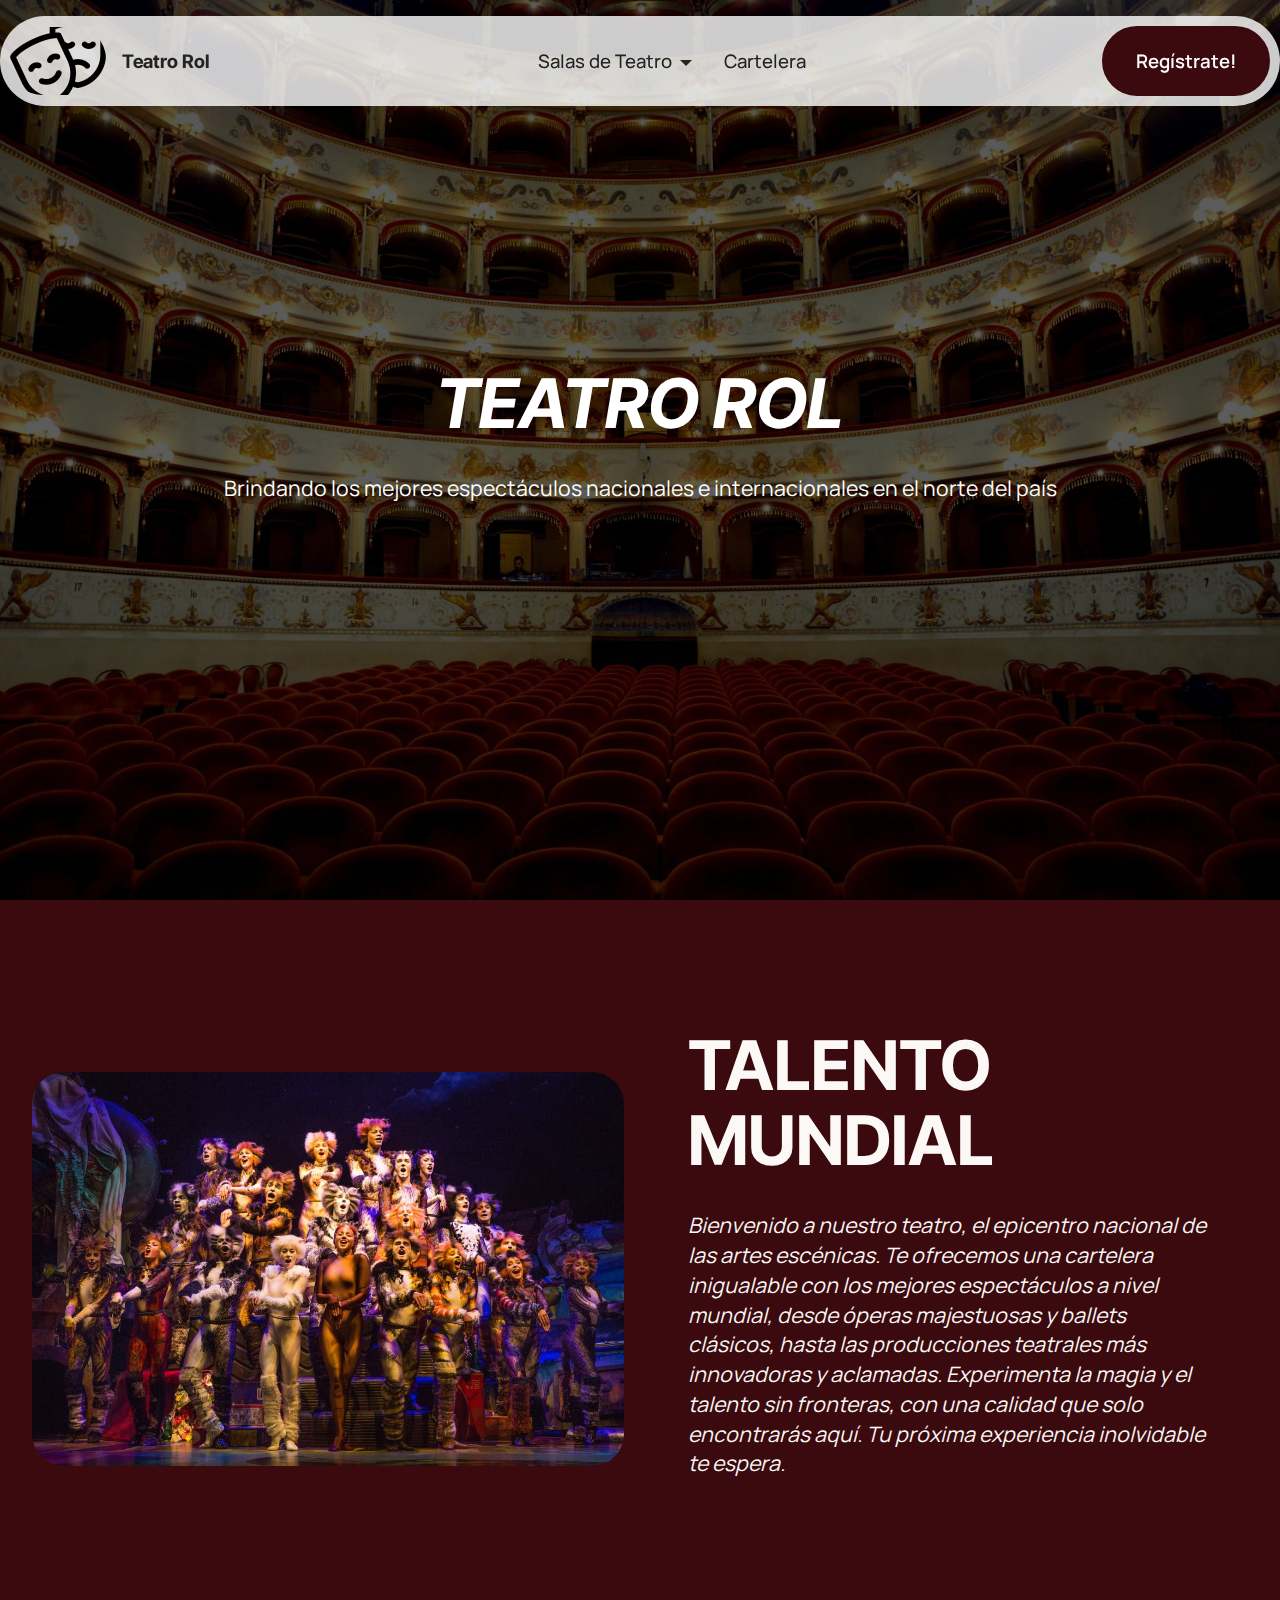
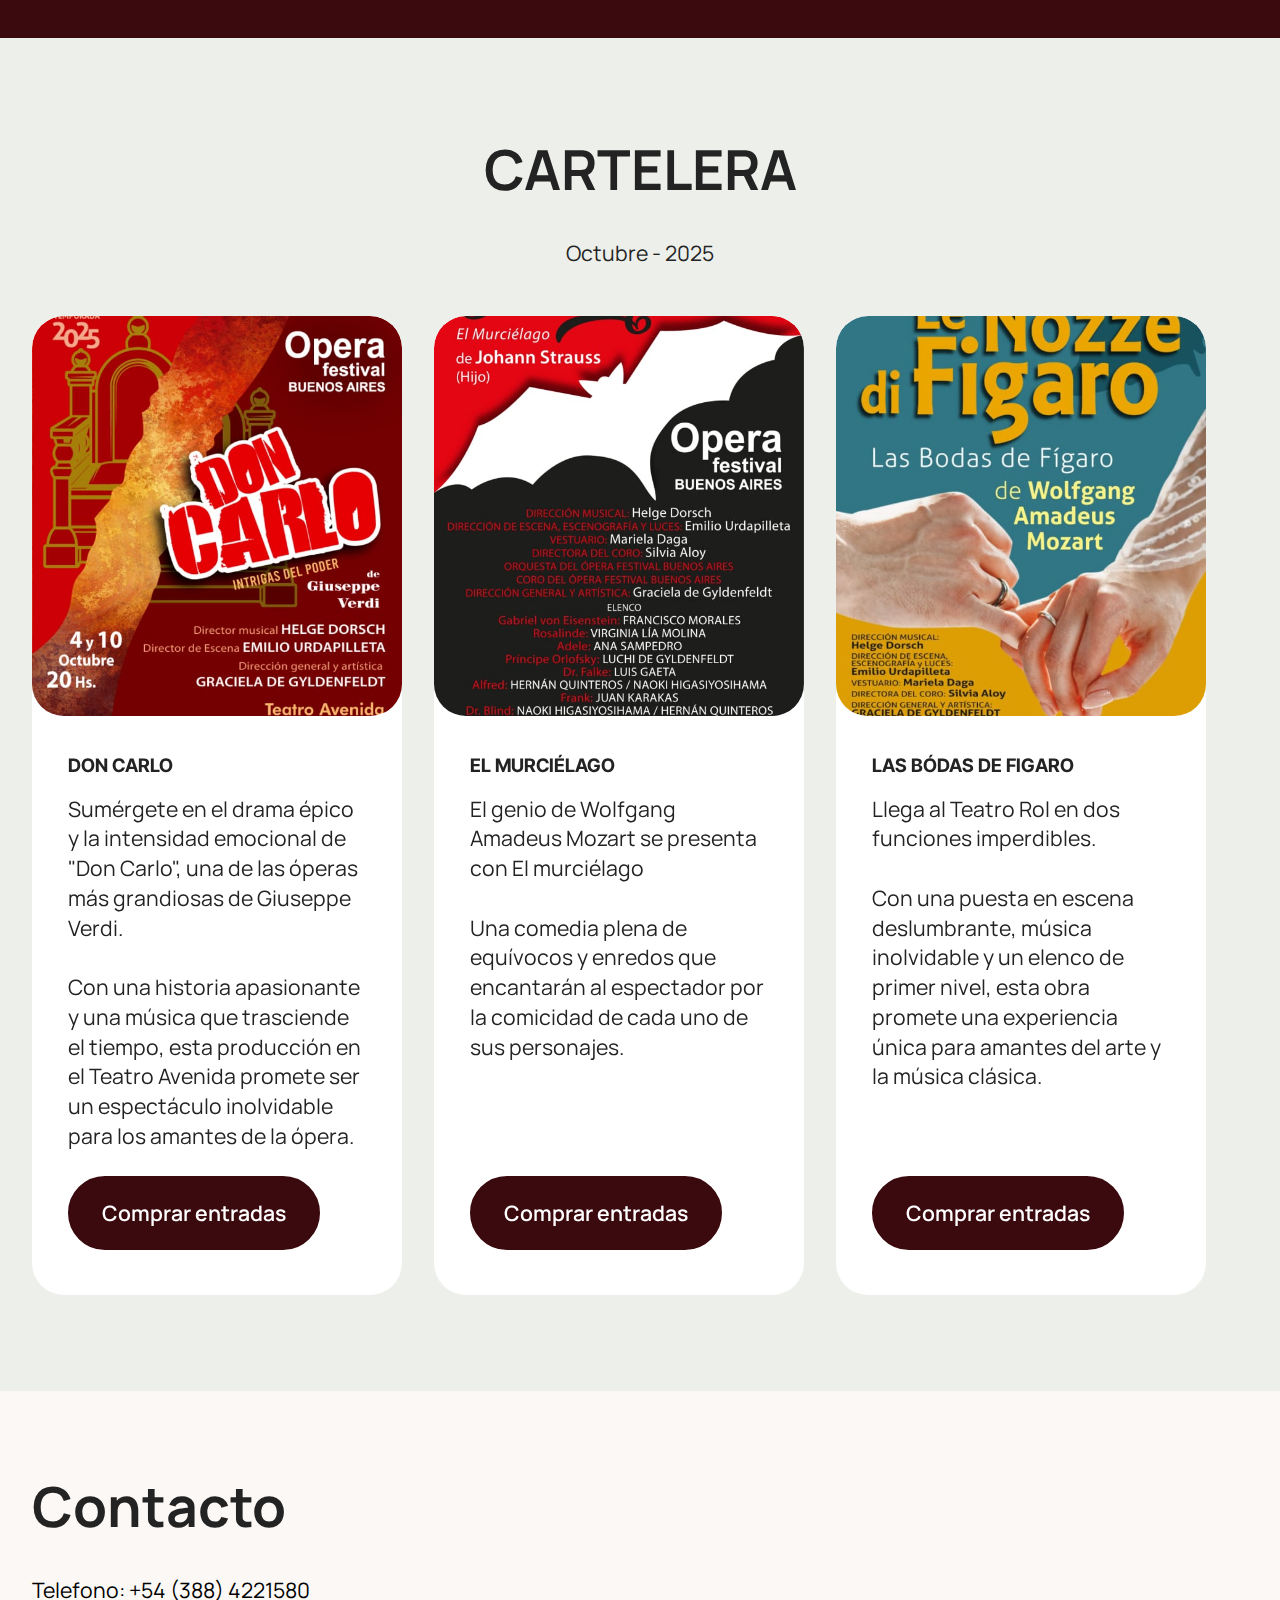
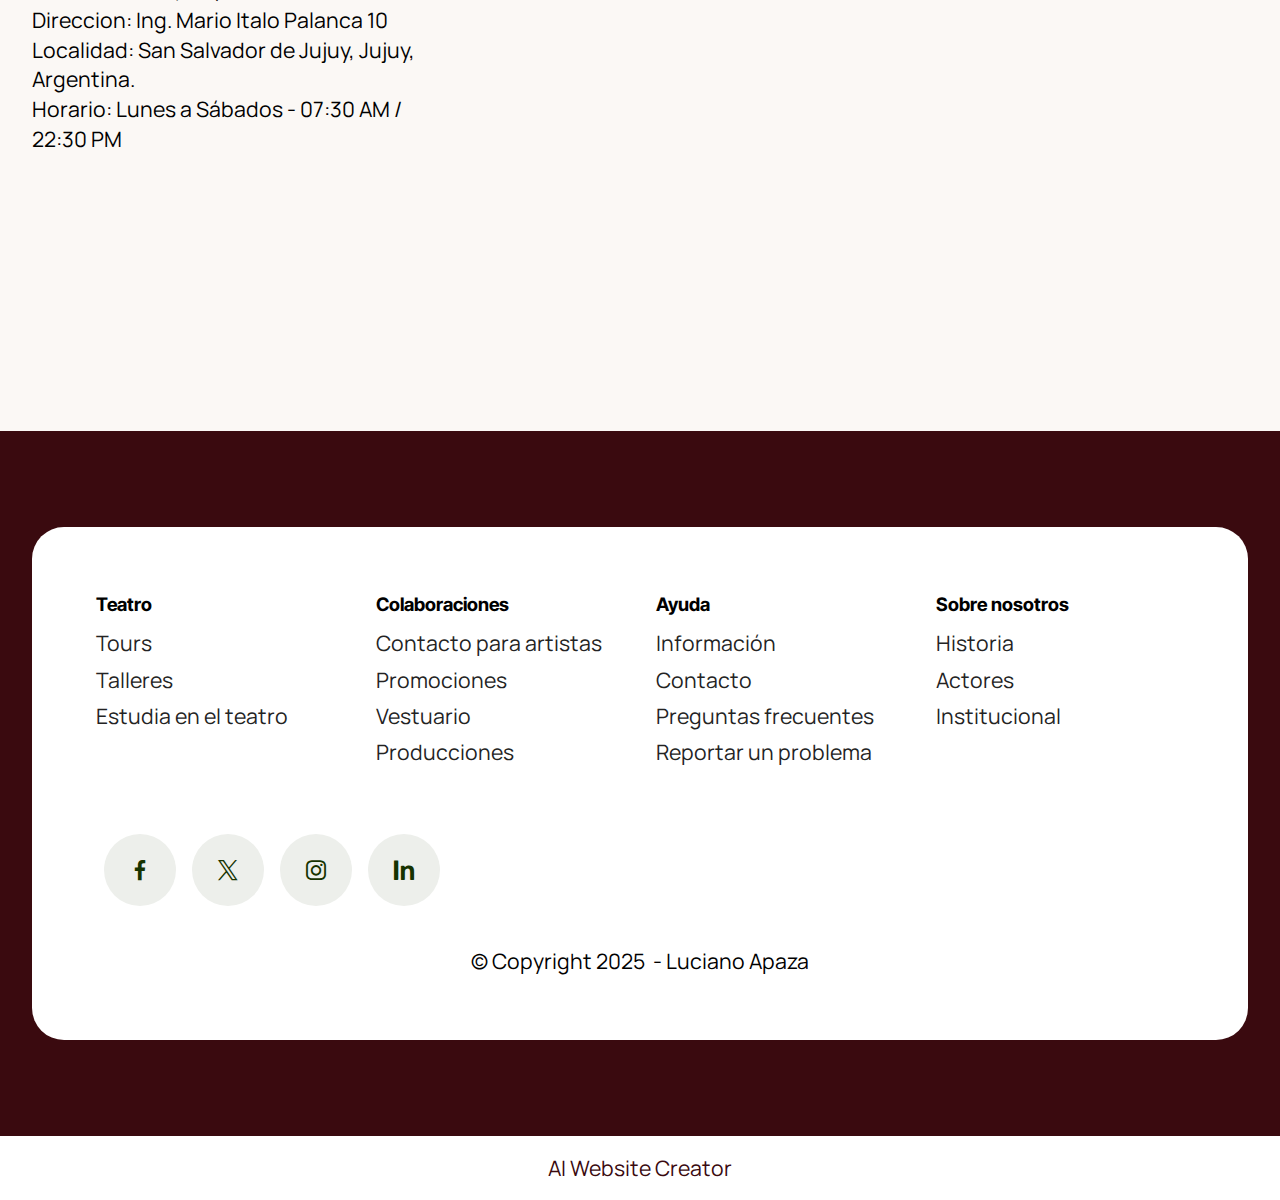
<file: index.html>
<!DOCTYPE html>
<html  >
<head>
  <!-- Site made with Mobirise Website Builder v6.1.9, https://mobirise.com -->
  <meta charset="UTF-8">
  <meta http-equiv="X-UA-Compatible" content="IE=edge">
  <meta name="generator" content="Mobirise v6.1.9, mobirise.com">
  <meta name="viewport" content="width=device-width, initial-scale=1, minimum-scale=1">
  <link rel="shortcut icon" href="assets/images/1778517-192x192.png" type="image/x-icon">
  <meta name="description" content="Explora la en vivo en nuestro teatro. Descubre espectáculos destacados, explora la programación completa y reserva tus asientos fácilmente. Disfruta de una experiencia unica.">
  
  
  <title>Teatro Rol</title>
  <!-- Google tag (gtag.js) -->
<script async src="https://www.googletagmanager.com/gtag/js?id=G-QB3G7Z12Q8"></script>
<script>
  window.dataLayer = window.dataLayer || [];
  function gtag(){dataLayer.push(arguments);}
  gtag('js', new Date());

  gtag('config', 'G-QB3G7Z12Q8');
</script>
  <link rel="stylesheet" href="assets/web/assets/mobirise-icons2/mobirise2.css">
  <link rel="stylesheet" href="assets/bootstrap/css/bootstrap.min.css">
  <link rel="stylesheet" href="assets/dropdown/css/style.css">
  <link rel="stylesheet" href="assets/socicon/css/styles.css">
  <link rel="stylesheet" href="assets/theme/css/style.css">
  <link rel="preload" href="https://fonts.googleapis.com/css?family=Inter+Tight:100,200,300,400,500,600,700,800,900,100i,200i,300i,400i,500i,600i,700i,800i,900i&display=swap" as="style" onload="this.onload=null;this.rel='stylesheet'">
  <noscript><link rel="stylesheet" href="https://fonts.googleapis.com/css?family=Inter+Tight:100,200,300,400,500,600,700,800,900,100i,200i,300i,400i,500i,600i,700i,800i,900i&display=swap"></noscript>
  <link rel="preload" href="https://fonts.googleapis.com/css2?family=Manrope:wght@400;700&display=swap&display=swap" as="style" onload="this.onload=null;this.rel='stylesheet'">
  <noscript><link rel="stylesheet" href="https://fonts.googleapis.com/css2?family=Manrope:wght@400;700&display=swap&display=swap"></noscript>
  <link rel="preload" as="style" href="assets/mobirise/css/mbr-additional.css?v=PcVBP2"><link rel="stylesheet" href="assets/mobirise/css/mbr-additional.css?v=PcVBP2" type="text/css">

  
  
  
</head>
<body>
  
  <section data-bs-version="5.1" class="menu menu2 cid-v0uWNo2FPk" once="menu" id="menu-5-v0uWNo2FPk">
	

	<nav class="navbar navbar-dropdown navbar-fixed-top navbar-expand-lg">
		<div class="container">
			<div class="navbar-brand">
				<span class="navbar-logo">
					<a href="https://mobiri.se">
						<img src="assets/images/1778517-192x192.png" alt="Mobirise Website Builder" style="height: 4.3rem;">
					</a>
				</span>
				<span class="navbar-caption-wrap"><a class="navbar-caption text-black display-5" href="https://mobiri.se">Teatro Rol</a></span>
			</div>
			<button class="navbar-toggler" type="button" data-toggle="collapse" data-bs-toggle="collapse" data-target="#navbarSupportedContent" data-bs-target="#navbarSupportedContent" aria-controls="navbarNavAltMarkup" aria-expanded="false" aria-label="Toggle navigation">
				<div class="hamburger">
					<span></span>
					<span></span>
					<span></span>
					<span></span>
				</div>
			</button>
			<div class="collapse navbar-collapse" id="navbarSupportedContent">
				<ul class="navbar-nav nav-dropdown" data-app-modern-menu="true"><li class="nav-item dropdown">
						<a class="nav-link link text-black dropdown-toggle show display-4" href="https://mobiri.se" data-toggle="dropdown-submenu" data-bs-toggle="dropdown" data-bs-auto-close="outside" aria-expanded="true">Salas de Teatro</a><div class="dropdown-menu show" aria-labelledby="dropdown-208" data-bs-popper="none"><a class="text-black dropdown-item text-primary display-4" href="SalaAlfa.html">Sala Alfa</a><a class="text-black show dropdown-item text-primary display-4" href="SalaOmega.html">Sala Omega</a><a class="text-black show dropdown-item text-primary display-4" href="SalaRol.html">Sala Rolera</a></div>
					</li><li class="nav-item">
						<a class="nav-link link text-black text-primary display-4" href="Cartelera.html" aria-expanded="false">Cartelera</a>
					</li></ul>
				
				<div class="navbar-buttons mbr-section-btn"><a class="btn btn-danger display-4" href="FormularioRegistro.html">Regístrate!</a></div>
			</div>
		</div>
	</nav>
</section>

<section data-bs-version="5.1" class="header09 startm5 cid-v0vbo58GfW mbr-fullscreen" id="header09-a">	
    
	
	
	<div class="container-fluid">
		<div class="row">
			<div class="content-wrap col-12 col-md-9">
				<h1 class="mbr-section-title mbr-fonts-style mbr-white mb-4 display-1">
					<strong><em>TEATRO ROL</em></strong></h1>
				
				<p class="mbr-fonts-style mbr-text mbr-white mb-4 display-7">Brindando los mejores espectáculos nacionales e internacionales en el norte del país</p>
				
			</div>
		</div>
	</div>
</section>

<section data-bs-version="5.1" class="start article2 cid-v0v5RUgxpG" id="article02-1">
	

	
	

	<div class="container">
		<div class="row justify-content-center">
			<div class="col-12 col-md-12 col-lg-6 image-wrapper">
				<img class="w-100" src="assets/images/cats-musical-broadway-manhattan-nyc-entertainment-credit-matthewmurphy-3000x2000-photo3-1085x723.jpg" alt="Mobirise Website Builder">
			</div>
			<div class="col-12 col-md-12 col-lg">
				<div class="text-wrapper align-left">
					<h1 class="mbr-section-title mbr-fonts-style mb-4 display-1"><strong>TALENTO MUNDIAL</strong></h1>
					<p class="mbr-text align-left mbr-fonts-style mb-4 display-7"><em>
					Bienvenido a nuestro teatro, el epicentro nacional de las artes escénicas. Te ofrecemos una cartelera inigualable con los mejores espectáculos a nivel mundial, desde óperas majestuosas y ballets clásicos, hasta las producciones teatrales más innovadoras y aclamadas. Experimenta la magia y el talento sin fronteras, con una calidad que solo encontrarás aquí. Tu próxima experiencia inolvidable te espera.
					</em></p>
					
				</div>
			</div>
		</div>
	</div>
</section>

<section data-bs-version="5.1" class="features017 mbr-embla cid-v0vAj5U1T8" id="features017-f">
	
	
	<div class="position-relative">
		<div class="container-fluid">
			<div class="row justify-content-center">
				<div class="col-12 content-head">
					<div class="mbr-section-head mb-5">
						<h4 class="mbr-section-title mbr-fonts-style align-center mb-0 display-2">
							<strong>CARTELERA</strong></h4>
						<h5 class="mbr-section-subtitle mbr-fonts-style align-center mb-0 mt-4 display-7">
							Octubre - 2025</h5>
					</div>
				</div>
			</div>
		</div>

		<div class="embla" data-skip-snaps="true" data-align="center" data-contain-scroll="trimSnaps" data-auto-play-interval="5" data-draggable="true">
			<div class="embla__viewport container-fluid">
				<div class="embla__container">
					<div class="embla__slide slider-image item active" style="margin-left: 1rem; margin-right: 1rem;">
						<div class="slide-content">
							<div class="item-img">
								<div class="item-wrapper">
									<img src="assets/images/642x750-don-carlo1-600x701.jpg" alt="Mobirise Website Builder" title="" data-slide-to="1" data-bs-slide-to="1">
								</div>
							</div>
							<div class="item-content">
								<h5 class="item-title mbr-fonts-style display-5">
									<strong>DON CARLO</strong></h5>
								
								<p class="mbr-text mbr-fonts-style mt-3 display-7">Sumérgete en el drama épico y la intensidad emocional de "Don Carlo", una de las óperas más grandiosas de Giuseppe Verdi.
<br>
<br>Con una historia apasionante y una música que trasciende el tiempo, esta producción en el Teatro Avenida promete ser un espectáculo inolvidable para los amantes de la ópera.<br></p>
							</div>

							<div class="mbr-section-btn item-footer mt-2"><a href="" class="btn item-btn btn-primary display-7" target="_blank">Comprar entradas</a></div>
						</div>
					</div>
					<div class="embla__slide slider-image item" style="margin-left: 1rem; margin-right: 1rem;">
						<div class="slide-content">
							<div class="item-img">
								<div class="item-wrapper">
									<img src="assets/images/flyer-murcielago-600x1067.jpg" alt="Mobirise Website Builder" title="" data-slide-to="2" data-bs-slide-to="2">
								</div>
							</div>
							<div class="item-content">
								<h5 class="item-title mbr-fonts-style display-5"><strong>EL MURCIÉLAGO</strong></h5>
								
								<p class="mbr-text mbr-fonts-style mt-3 display-7">El genio de Wolfgang Amadeus Mozart se presenta con El murciélago<br>
<br>Una comedia plena de equívocos y enredos que encantarán al espectador por la comicidad de cada uno de sus personajes.&nbsp;</p>
							</div>
							<div class="mbr-section-btn item-footer mt-2"><a href="" class="btn item-btn btn-primary display-7" target="_blank">Comprar entradas</a></div>
						</div>
					</div>
					<div class="embla__slide slider-image item" style="margin-left: 1rem; margin-right: 1rem;">
						<div class="slide-content">
							<div class="item-img">
								<div class="item-wrapper">
									<img src="assets/images/whatsapp-image-2025-05-14-at-15.16.38-b3599fcb-600x1067.jpg" alt="Mobirise Website Builder" title="" data-slide-to="3" data-bs-slide-to="3">
								</div>
							</div>
							<div class="item-content">
								<h5 class="item-title mbr-fonts-style display-5">
									<strong>LAS BÓDAS DE FIGARO</strong></h5>
								
								<p class="mbr-text mbr-fonts-style mt-3 display-7">Llega al Teatro Rol en dos funciones imperdibles.
<br>
<br>Con una puesta en escena deslumbrante, música inolvidable y un elenco de primer nivel, esta obra promete una experiencia única para amantes del arte y la música clásica.</p>
							</div>
							<div class="mbr-section-btn item-footer mt-2"><a href="" class="btn item-btn btn-primary display-7" target="_blank">Comprar entradas</a></div>
						</div>
					</div>
					
					
					
					
					
				</div>
			</div>
			<button class="embla__button embla__button--prev">
				<span class="mobi-mbri mobi-mbri-arrow-prev mbr-iconfont" aria-hidden="true"></span>
				<span class="sr-only visually-hidden visually-hidden visually-hidden">Previous</span>
			</button>
			<button class="embla__button embla__button--next">
				<span class="mobi-mbri mobi-mbri-arrow-next mbr-iconfont" aria-hidden="true"></span>
				<span class="sr-only visually-hidden visually-hidden visually-hidden">Next</span>
			</button>
		</div>
	</div>
</section>

<section data-bs-version="5.1" class="contacts03 cid-v0uWNo3bVj" id="contacts-11-v0uWNo3bVj">
  

  
  <div class="container">
    <div class="row justify-content-center">
      <div class="col-lg-4">
        <div class="col-12 col-md-12">
          <h5 class="mbr-section-title mbr-fonts-style mt-0 mb-4 display-2">
            <strong>Contacto</strong></h5>
          <p class="mbr-section-subtitle mbr-fonts-style mt-0 mb-4 display-7">
            Telefono: +54 (388) 4221580<br>Direccion: Ing. Mario Italo Palanca 10<br>Localidad: San Salvador de Jujuy, Jujuy, Argentina.<br>Horario: Lunes a Sábados - 07:30 AM / 22:30 PM</p> 

          
        </div>
      </div>
        <div class="col-lg-8 side-features">
        <div class="google-map"><iframe frameborder="0" style="border:0" src="https://www.google.com/maps/embed?pb=!1m18!1m12!1m3!1d1819.7595696748406!2d-65.29400005160987!3d-24.18859136219776!2m3!1f0!2f0!3f0!3m2!1i1024!2i768!4f13.1!3m3!1m2!1s0x941b0f5bca584281%3A0xb1d519d50cac526d!2sFacultad%20de%20Ingenier%C3%ADa%20-%20UNJu!5e0!3m2!1ses-419!2sar!4v1761270079113!5m2!1ses-419!2sar" allowfullscreen=""></iframe></div>
      </div>
    </div>
  </div>
</section>

<section data-bs-version="5.1" class="footer1 cid-v0vDV3qiuj" once="footers" id="footer01-g">
	

	
	
	<div class="container">
		<div class="row mbr-white">
			<div class="col-12 col-md-6 col-lg-3">
				<h5 class="mbr-section-subtitle mbr-fonts-style mb-2 display-5">
					<strong>Teatro</strong></h5>
				<ul class="list mbr-fonts-style display-7">
					<li class="mbr-text item-wrap"><span style="font-size: calc(1.14rem + 0.26 * ((100vw - 62rem) / 25));">Tours</span></li><li class="mbr-text item-wrap"><span style="font-size: calc(1.14rem + 0.26 * ((100vw - 62rem) / 25));">Talleres</span><br></li><li class="mbr-text item-wrap">Estudia en el teatro</li>
					<li class="mbr-text item-wrap"><br></li>
				</ul>
			</div>
			<div class="col-12 col-md-6 col-lg-3">
				<h5 class="mbr-section-subtitle mbr-fonts-style mb-2 display-5">
					<strong>Colaboraciones</strong></h5>
				<ul class="list mbr-fonts-style display-7">
					<li class="mbr-text item-wrap">Contacto para artistas</li>
					<li class="mbr-text item-wrap">Promociones</li>
					<li class="mbr-text item-wrap">Vestuario</li>
					<li class="mbr-text item-wrap">Producciones</li>
				</ul>
			</div>
			<div class="col-12 col-md-6 col-lg-3">
				<h5 class="mbr-section-subtitle mbr-fonts-style mb-2 display-5">
					<strong>Ayuda</strong></h5>
				<ul class="list mbr-fonts-style display-7">
					<li class="mbr-text item-wrap"><span style="font-size: calc(1.14rem + 0.26 * ((100vw - 62rem) / 25));">Información</span><br></li>
					<li class="mbr-text item-wrap">Contacto</li>
					<li class="mbr-text item-wrap">Preguntas frecuentes</li>
					<li class="mbr-text item-wrap">Reportar un problema</li>
				</ul>
			</div>
			<div class="col-12 col-md-6 col-lg-3">
				<h5 class="mbr-section-subtitle mbr-fonts-style mb-2 display-5">
					<strong>Sobre nosotros</strong></h5>
				<ul class="list mbr-fonts-style display-7">
					<li class="mbr-text item-wrap">Historia</li>
					<li class="mbr-text item-wrap">Actores</li>
					<li class="mbr-text item-wrap">Institucional</li>
				</ul>
			</div>
			<div class="col-12 mt-5 footer-col">
				

				<div class="social-row mt-2 display-7">
					<div class="soc-item">
						<a href="https://mobiri.se/">
							<span class="mbr-iconfont socicon socicon-facebook"></span>
						</a>
					</div>
					<div class="soc-item">
						<a href="https://mobiri.se/">
							<span class="mbr-iconfont socicon socicon-twitter"></span>
						</a>
					</div>
					<div class="soc-item">
						<a href="https://mobiri.se/">
							<span class="mbr-iconfont socicon socicon-instagram"></span>
						</a>
					</div>
					<div class="soc-item">
						<a href="https://mobiri.se/">
							<span class="mbr-iconfont socicon-logmein socicon"></span>
						</a>
					</div>
				</div>
			</div>
			<div class="col-12 mt-4">
				<p class="mbr-text mb-0 mbr-fonts-style copyright align-center display-7">
					© Copyright 2025&nbsp; - Luciano Apaza</p>
			</div>
		</div>
	</div>
</section><section class="display-7" style="padding: 0;align-items: center;justify-content: center;flex-wrap: wrap;    align-content: center;display: flex;position: relative;height: 4rem;"><a href="https://mobiri.se/" style="flex: 1 1;height: 4rem;position: absolute;width: 100%;z-index: 1;"><img alt="" style="height: 4rem;" src="[data-uri]"></a><p style="margin: 0;text-align: center;" class="display-7">&#8204;</p><a style="z-index:1" href="https://mobirise.com/builder/ai-website-creator.html">AI Website Creator</a></section><script src="assets/bootstrap/js/bootstrap.bundle.min.js"></script>  <script src="assets/smoothscroll/smooth-scroll.js"></script>  <script src="assets/ytplayer/index.js"></script>  <script src="assets/dropdown/js/navbar-dropdown.js"></script>  <script src="assets/embla/embla.min.js"></script>  <script src="assets/embla/script.js"></script>  <script src="assets/theme/js/script.js"></script>  
  
  
</body>
</html>
</file>
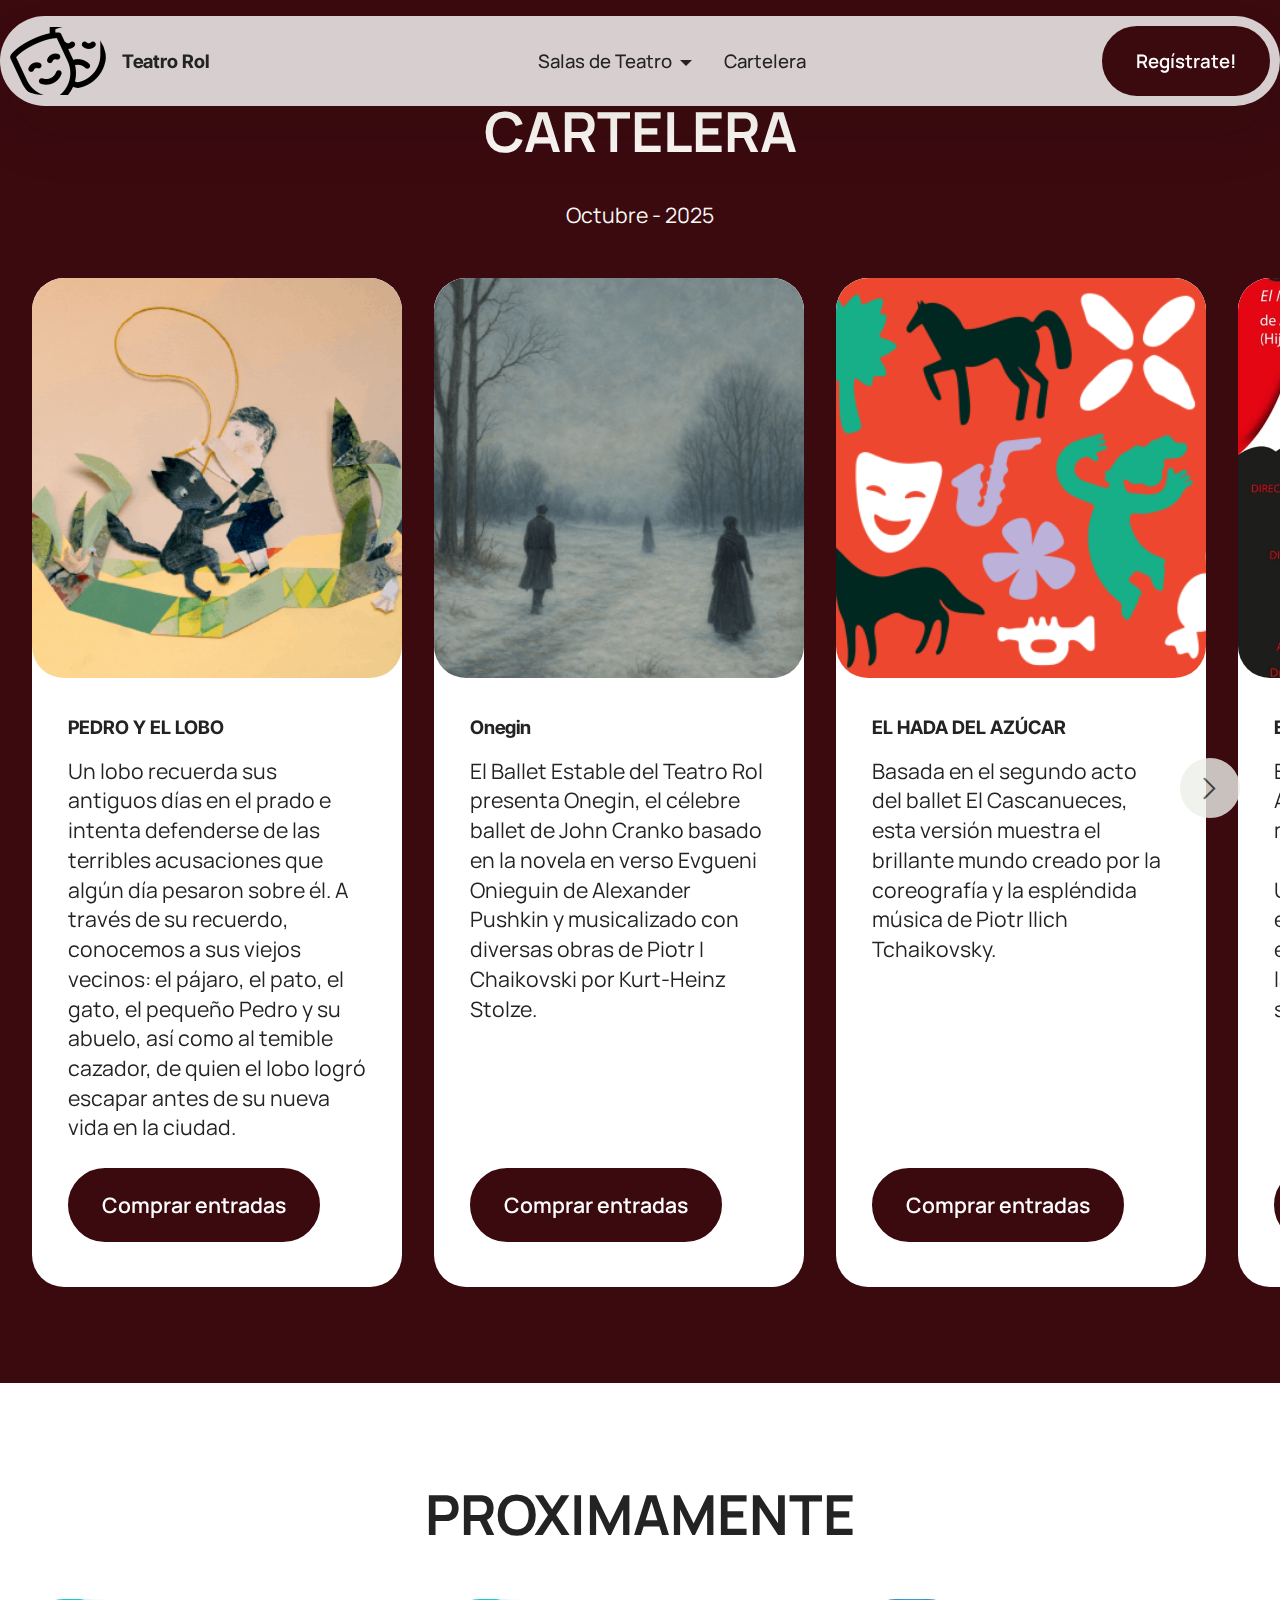
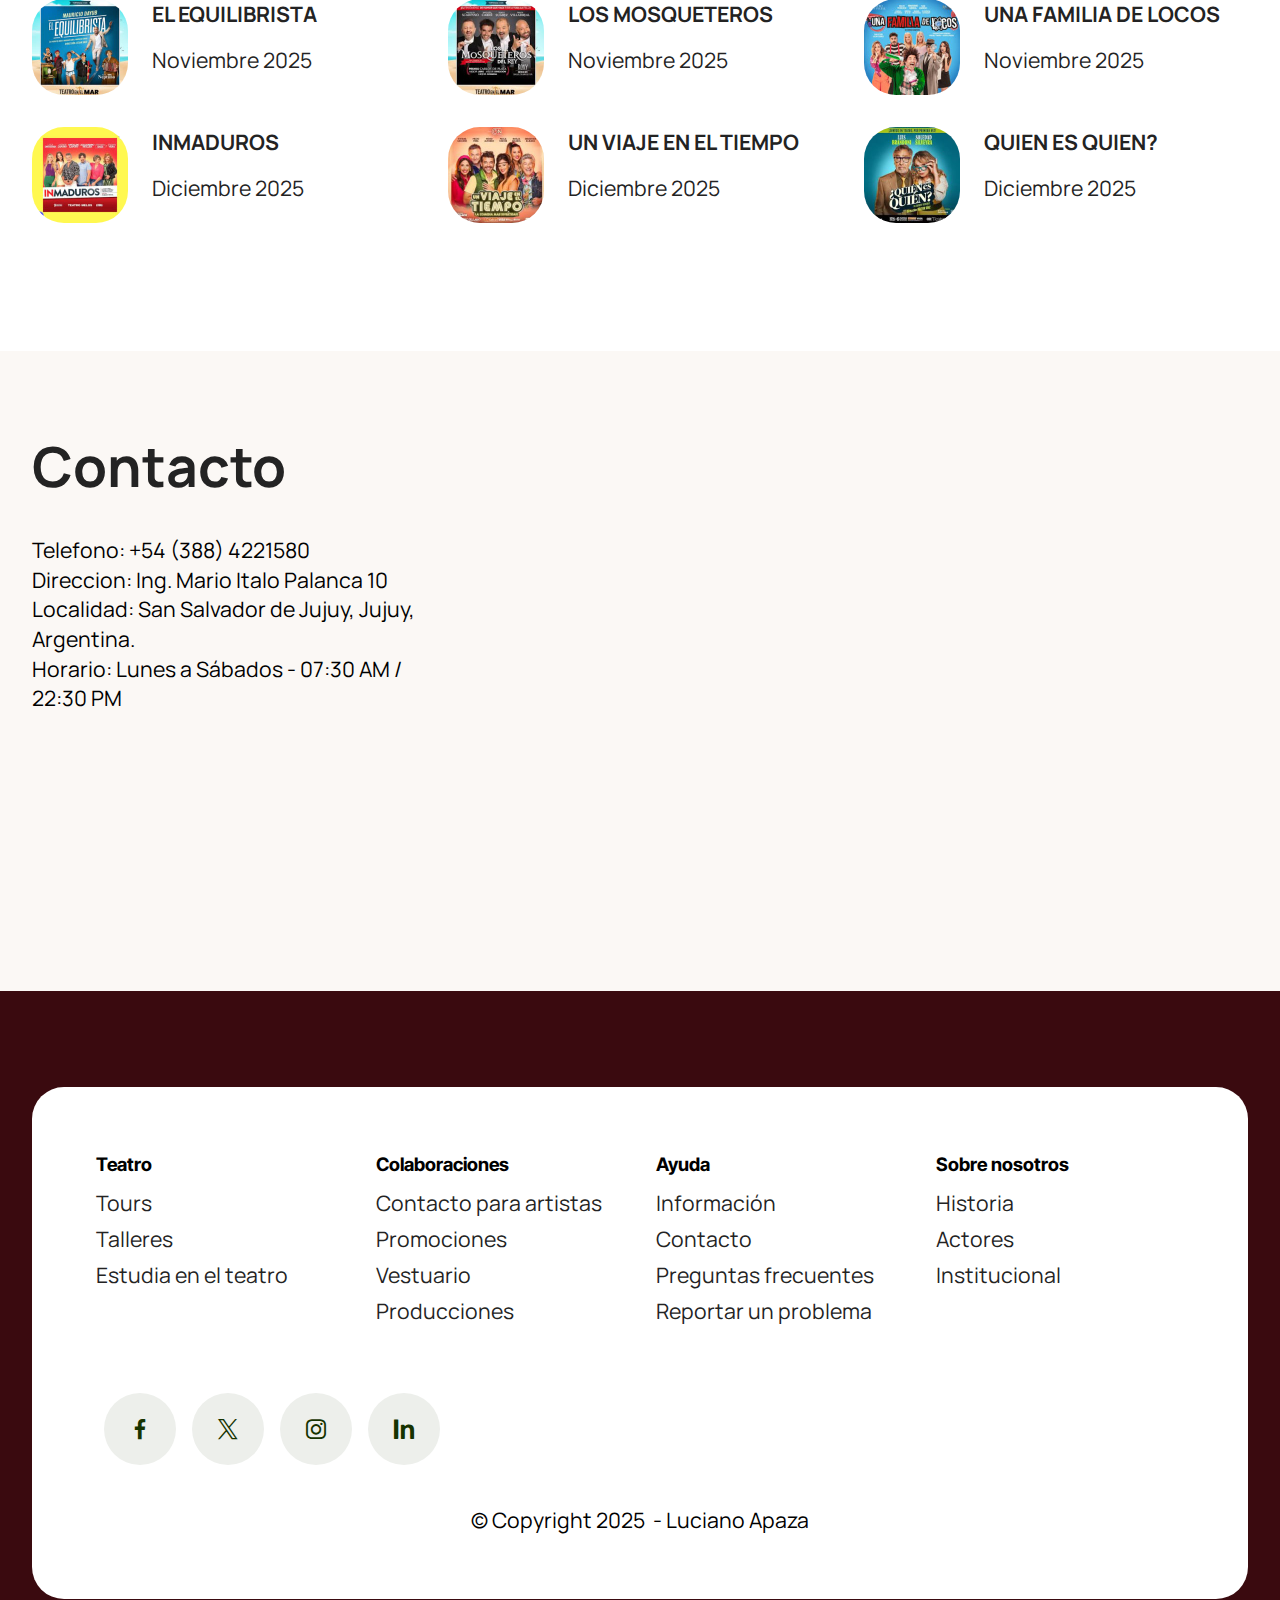
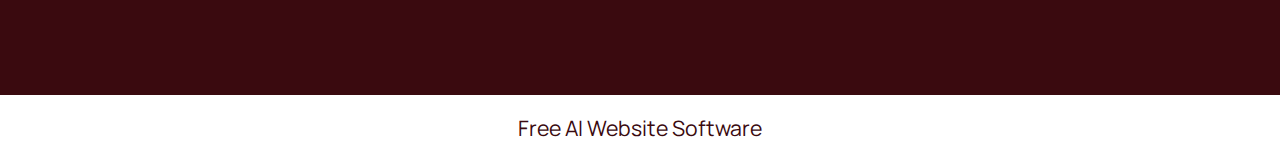
<file: Cartelera.html>
<!DOCTYPE html>
<html  >
<head>
  <!-- Site made with Mobirise Website Builder v6.1.9, https://mobirise.com -->
  <meta charset="UTF-8">
  <meta http-equiv="X-UA-Compatible" content="IE=edge">
  <meta name="generator" content="Mobirise v6.1.9, mobirise.com">
  <meta name="viewport" content="width=device-width, initial-scale=1, minimum-scale=1">
  <link rel="shortcut icon" href="assets/images/1778517-192x192.png" type="image/x-icon">
  <meta name="description" content="Explora la en vivo en nuestro teatro. Descubre espectáculos destacados, explora la programación completa y reserva tus asientos fácilmente. Disfruta de una experiencia unica.">
  
  
  <title>Cartelera</title>
  <!-- Google tag (gtag.js) -->
<script async src="https://www.googletagmanager.com/gtag/js?id=G-QB3G7Z12Q8"></script>
<script>
  window.dataLayer = window.dataLayer || [];
  function gtag(){dataLayer.push(arguments);}
  gtag('js', new Date());

  gtag('config', 'G-QB3G7Z12Q8');
</script>
  <link rel="stylesheet" href="assets/web/assets/mobirise-icons2/mobirise2.css">
  <link rel="stylesheet" href="assets/bootstrap/css/bootstrap.min.css">
  <link rel="stylesheet" href="assets/dropdown/css/style.css">
  <link rel="stylesheet" href="assets/socicon/css/styles.css">
  <link rel="stylesheet" href="assets/theme/css/style.css">
  <link rel="preload" href="https://fonts.googleapis.com/css?family=Inter+Tight:100,200,300,400,500,600,700,800,900,100i,200i,300i,400i,500i,600i,700i,800i,900i&display=swap" as="style" onload="this.onload=null;this.rel='stylesheet'">
  <noscript><link rel="stylesheet" href="https://fonts.googleapis.com/css?family=Inter+Tight:100,200,300,400,500,600,700,800,900,100i,200i,300i,400i,500i,600i,700i,800i,900i&display=swap"></noscript>
  <link rel="preload" href="https://fonts.googleapis.com/css2?family=Manrope:wght@400;700&display=swap&display=swap" as="style" onload="this.onload=null;this.rel='stylesheet'">
  <noscript><link rel="stylesheet" href="https://fonts.googleapis.com/css2?family=Manrope:wght@400;700&display=swap&display=swap"></noscript>
  <link rel="preload" as="style" href="assets/mobirise/css/mbr-additional.css?v=fEOwNu"><link rel="stylesheet" href="assets/mobirise/css/mbr-additional.css?v=fEOwNu" type="text/css">

  
  
  
</head>
<body>
  
  <section data-bs-version="5.1" class="menu menu2 cid-v0vFAVeene" once="menu" id="menu02-h">
	

	<nav class="navbar navbar-dropdown navbar-fixed-top navbar-expand-lg">
		<div class="container">
			<div class="navbar-brand">
				<span class="navbar-logo">
					<a href="https://mobiri.se">
						<img src="assets/images/1778517-192x192.png" alt="Mobirise Website Builder" style="height: 4.3rem;">
					</a>
				</span>
				<span class="navbar-caption-wrap"><a class="navbar-caption text-black display-5" href="https://mobiri.se">Teatro Rol</a></span>
			</div>
			<button class="navbar-toggler" type="button" data-toggle="collapse" data-bs-toggle="collapse" data-target="#navbarSupportedContent" data-bs-target="#navbarSupportedContent" aria-controls="navbarNavAltMarkup" aria-expanded="false" aria-label="Toggle navigation">
				<div class="hamburger">
					<span></span>
					<span></span>
					<span></span>
					<span></span>
				</div>
			</button>
			<div class="collapse navbar-collapse" id="navbarSupportedContent">
				<ul class="navbar-nav nav-dropdown" data-app-modern-menu="true"><li class="nav-item dropdown open">
						<a class="nav-link link text-black dropdown-toggle show display-4" href="https://mobiri.se" data-toggle="dropdown-submenu" data-bs-toggle="dropdown" data-bs-auto-close="outside" aria-expanded="true">Salas de Teatro</a><div class="dropdown-menu show" aria-labelledby="dropdown-208" data-bs-popper="none"><a class="text-black dropdown-item text-primary display-4" href="SalaAlfa.html">Sala Alfa</a><a class="text-black show dropdown-item text-primary display-4" href="SalaOmega.html">Sala Omega</a><a class="text-black show dropdown-item text-primary display-4" href="SalaRol.html">Sala Rolera</a></div>
					</li><li class="nav-item">
						<a class="nav-link link text-black text-primary display-4" href="Cartelera.html" aria-expanded="false">Cartelera</a>
					</li></ul>
				
				<div class="navbar-buttons mbr-section-btn"><a class="btn btn-danger display-4" href="FormularioRegistro.html">Regístrate!</a></div>
			</div>
		</div>
	</nav>
</section>

<section data-bs-version="5.1" class="features017 mbr-embla cid-v0vFAWmNoB" id="features017-k">
	
	
	<div class="position-relative">
		<div class="container-fluid">
			<div class="row justify-content-center">
				<div class="col-12 content-head">
					<div class="mbr-section-head mb-5">
						<h4 class="mbr-section-title mbr-fonts-style align-center mb-0 display-2">
							<strong>CARTELERA</strong></h4>
						<h5 class="mbr-section-subtitle mbr-fonts-style align-center mb-0 mt-4 display-7">
							Octubre - 2025</h5>
					</div>
				</div>
			</div>
		</div>

		<div class="embla" data-skip-snaps="true" data-align="center" data-contain-scroll="trimSnaps" data-auto-play-interval="5" data-draggable="true">
			<div class="embla__viewport container-fluid">
				<div class="embla__container">
					
					<div class="embla__slide slider-image item active" style="margin-left: 1rem; margin-right: 1rem;">
						<div class="slide-content">
							<div class="item-img">
								<div class="item-wrapper">
									<img src="assets/images/pedro-y-el-lobo-redes-600x338.png" alt="Mobirise Website Builder" title="" data-slide-to="0" data-bs-slide-to="0">
								</div>
							</div>
							<div class="item-content">
								<h5 class="item-title mbr-fonts-style display-5"><strong>PEDRO Y EL LOBO</strong></h5>
								
								<p class="mbr-text mbr-fonts-style mt-3 display-7">Un lobo recuerda sus antiguos días en el prado e intenta defenderse de las terribles acusaciones que algún día pesaron sobre él. A través de su recuerdo, conocemos a sus viejos vecinos: el pájaro, el pato, el gato, el pequeño Pedro y su abuelo, así como al temible cazador, de quien el lobo logró escapar antes de su nueva vida en la ciudad.</p>
							</div>
							<div class="mbr-section-btn item-footer mt-2"><a href="SeleccionarButacas.html" class="btn item-btn btn-primary display-7">Comprar entradas</a></div>
						</div>
					</div><div class="embla__slide slider-image item active" style="margin-left: 1rem; margin-right: 1rem;">
						<div class="slide-content">
							<div class="item-img">
								<div class="item-wrapper">
									<img src="assets/images/onegin-redes-web-600x338.png" alt="Mobirise Website Builder" title="" data-slide-to="1" data-bs-slide-to="1">
								</div>
							</div>
							<div class="item-content">
								<h5 class="item-title mbr-fonts-style display-5"><strong>Onegin</strong></h5>
								
								<p class="mbr-text mbr-fonts-style mt-3 display-7">El Ballet Estable del Teatro Rol presenta Onegin, el célebre ballet de John Cranko basado en la novela en verso Evgueni Onieguin de Alexander Pushkin y musicalizado con diversas obras de Piotr I Chaikovski por Kurt-Heinz Stolze.</p>
							</div>
							<div class="mbr-section-btn item-footer mt-2"><a href="SeleccionarButacas.html" class="btn item-btn btn-primary display-7">Comprar entradas</a></div>
						</div>
					</div><div class="embla__slide slider-image item active" style="margin-left: 1rem; margin-right: 1rem;">
						<div class="slide-content">
							<div class="item-img">
								<div class="item-wrapper">
									<img src="assets/images/colon-ninos-1080x1920-web-600x338.png" alt="Mobirise Website Builder" title="" data-slide-to="2" data-bs-slide-to="2">
								</div>
							</div>
							<div class="item-content">
								<h5 class="item-title mbr-fonts-style display-5"><strong>EL HADA DEL AZÚCAR</strong></h5>
								
								<p class="mbr-text mbr-fonts-style mt-3 display-7">Basada en el segundo acto del ballet El Cascanueces, esta versión muestra el brillante mundo creado por la coreografía y la espléndida música de Piotr Ilich Tchaikovsky.</p>
							</div>
							<div class="mbr-section-btn item-footer mt-2"><a href="SeleccionarButacas.html" class="btn item-btn btn-primary display-7">Comprar entradas</a></div>
						</div>
					</div><div class="embla__slide slider-image item" style="margin-left: 1rem; margin-right: 1rem;">
						<div class="slide-content">
							<div class="item-img">
								<div class="item-wrapper">
									<img src="assets/images/flyer-murcielago-600x1067.jpg" alt="Mobirise Website Builder" title="" data-slide-to="3" data-bs-slide-to="3">
								</div>
							</div>
							<div class="item-content">
								<h5 class="item-title mbr-fonts-style display-5"><strong>EL MURCIÉLAGO</strong></h5>
								
								<p class="mbr-text mbr-fonts-style mt-3 display-7">El genio de Wolfgang Amadeus Mozart presenta El murciélago<br>
<br>Una comedia plena de equívocos y enredos que encantarán al espectador por la comicidad de cada uno de sus personajes.&nbsp;</p>
							</div>
							<div class="mbr-section-btn item-footer mt-2"><a href="SeleccionarButacas.html" class="btn item-btn btn-primary display-7">Comprar entradas</a></div>
						</div>
					</div><div class="embla__slide slider-image item" style="margin-left: 1rem; margin-right: 1rem;">
						<div class="slide-content">
							<div class="item-img">
								<div class="item-wrapper">
									<img src="assets/images/642x750-don-carlo1-600x701.jpg" alt="Mobirise Website Builder" title="" data-slide-to="4" data-bs-slide-to="4">
								</div>
							</div>
							<div class="item-content">
								<h5 class="item-title mbr-fonts-style display-5"><strong>DON CARLO</strong></h5>
								
								<p class="mbr-text mbr-fonts-style mt-3 display-7">Sumérgete en el drama épico y la intensidad emocional de "Don Carlo", una de las óperas más grandiosas de Giuseppe Verdi.
<br>
<br>Con una historia apasionante y una música que trasciende el tiempo, esta producción en el Teatro Avenida promete ser un espectáculo inolvidable para los amantes de la ópera.</p>
							</div>
							<div class="mbr-section-btn item-footer mt-2"><a href="" class="btn item-btn btn-primary display-7" target="_blank">Comprar entradas</a></div>
						</div>
					</div>
					<div class="embla__slide slider-image item" style="margin-left: 1rem; margin-right: 1rem;">
						<div class="slide-content">
							<div class="item-img">
								<div class="item-wrapper">
									<img src="assets/images/whatsapp-image-2025-05-14-at-15.16.38-b3599fcb-600x1067.jpg" alt="Mobirise Website Builder" title="" data-slide-to="5" data-bs-slide-to="5">
								</div>
							</div>
							<div class="item-content">
								<h5 class="item-title mbr-fonts-style display-5">
									<strong>LAS BÓDAS DE FIGARO</strong></h5>
								
								<p class="mbr-text mbr-fonts-style mt-3 display-7">Llega al Teatro Rol en dos funciones imperdibles.
<br>
<br>Con una puesta en escena deslumbrante, música inolvidable y un elenco de primer nivel, esta obra promete una experiencia única para amantes del arte y la música clásica.</p>
							</div>
							<div class="mbr-section-btn item-footer mt-2"><a href="" class="btn item-btn btn-primary display-7" target="_blank">Comprar entradas</a></div>
						</div>
					</div>
					
					
					
					
					
				</div>
			</div>
			<button class="embla__button embla__button--prev">
				<span class="mobi-mbri mobi-mbri-arrow-prev mbr-iconfont" aria-hidden="true"></span>
				<span class="sr-only visually-hidden visually-hidden visually-hidden">Previous</span>
			</button>
			<button class="embla__button embla__button--next">
				<span class="mobi-mbri mobi-mbri-arrow-next mbr-iconfont" aria-hidden="true"></span>
				<span class="sr-only visually-hidden visually-hidden visually-hidden">Next</span>
			</button>
		</div>
	</div>
</section>

<section data-bs-version="5.1" class="features15 cid-v0vKrcLNjN" id="features015-s">
	

	
	
	<div class="container">
		<div class="row justify-content-center">
			<div class="col-12 content-head">
				<div class="mbr-section-head mb-5">
					<h4 class="mbr-section-title mbr-fonts-style align-center mb-0 display-2">
						<strong>PROXIMAMENTE</strong></h4>
					
				</div>
			</div>
		</div>
		<div class="row">
			<div class="item features-without-image col-12 col-lg-4 active">
				<div class="item-wrapper">
					<div class="img-wrapper">
						<img src="assets/images/descarga201-192x192.jpg" alt="Mobirise Website Builder" data-slide-to="1" data-bs-slide-to="1">
					</div>
					<div class="card-box">
						<h4 class="card-title mbr-fonts-style mb-0 display-7">
							<strong>EL EQUILIBRISTA</strong></h4>
						<h5 class="card-text mbr-fonts-style mt-3 display-7">
							<div>Noviembre 2025</div>
						</h5>
					</div>
				</div>
			</div>
			
			<div class="item features-without-image col-12 col-lg-4">
				<div class="item-wrapper">
					<div class="img-wrapper">
						<img src="assets/images/descarga203-192x192.jpg" alt="Mobirise Website Builder" data-bs-slide-to="2" data-slide-to="2">
					</div>
					<div class="card-box">
						<h4 class="card-title mbr-fonts-style mb-0 display-7">
							<strong>LOS MOSQUETEROS</strong></h4>
						<h5 class="card-text mbr-fonts-style mt-3 display-7">Noviembre 2025</h5>
					</div>
				</div>
			</div>
			<div class="item features-without-image col-12 col-lg-4">
				<div class="item-wrapper">
					<div class="img-wrapper">
						<img src="assets/images/descarga-192x192.jpg" alt="Mobirise Website Builder" data-bs-slide-to="3" data-slide-to="3">
					</div>
					<div class="card-box">
						<h4 class="card-title mbr-fonts-style mb-0 display-7">
							<strong>UNA FAMILIA DE LOCOS</strong></h4>
						<h5 class="card-text mbr-fonts-style mt-3 display-7">Noviembre 2025</h5>
					</div>
				</div>
			</div><div class="item features-without-image col-12 col-lg-4">
				<div class="item-wrapper">
					<div class="img-wrapper">
						<img src="assets/images/descarga206-192x192.jpg" alt="Mobirise Website Builder" data-slide-to="4" data-bs-slide-to="4">
					</div>
					<div class="card-box">
						<h4 class="card-title mbr-fonts-style mb-0 display-7">
							<strong>INMADUROS</strong></h4>
						<h5 class="card-text mbr-fonts-style mt-3 display-7">Diciembre 2025</h5>
					</div>
				</div>
			</div>
			
			<div class="item features-without-image col-12 col-lg-4">
				<div class="item-wrapper">
					<div class="img-wrapper">
						<img src="assets/images/descarga205-192x192.jpg" alt="Mobirise Website Builder" data-slide-to="5" data-bs-slide-to="5">
					</div>
					<div class="card-box">
						<h4 class="card-title mbr-fonts-style mb-0 display-7">
							<strong>UN VIAJE EN EL TIEMPO</strong></h4>
						<h5 class="card-text mbr-fonts-style mt-3 display-7">Diciembre 2025</h5>
					</div>
				</div>
			</div><div class="item features-without-image col-12 col-lg-4">
				<div class="item-wrapper">
					<div class="img-wrapper">
						<img src="assets/images/descarga202-192x192.jpg" alt="Mobirise Website Builder" data-slide-to="0" data-bs-slide-to="0">
					</div>
					<div class="card-box">
						<h4 class="card-title mbr-fonts-style mb-0 display-7"><strong>QUIEN ES QUIEN?</strong></h4>
						<h5 class="card-text mbr-fonts-style mt-3 display-7">Diciembre 2025</h5>
					</div>
				</div>
			</div>

			
			
			
		</div>
	</div>
</section>

<section data-bs-version="5.1" class="contacts03 cid-v0vFAXmnP4" id="contacts03-l">
  

  
  <div class="container">
    <div class="row justify-content-center">
      <div class="col-lg-4">
        <div class="col-12 col-md-12">
          <h5 class="mbr-section-title mbr-fonts-style mt-0 mb-4 display-2">
            <strong>Contacto</strong></h5>
          <p class="mbr-section-subtitle mbr-fonts-style mt-0 mb-4 display-7">
            Telefono: +54 (388) 4221580<br>Direccion: Ing. Mario Italo Palanca 10<br>Localidad: San Salvador de Jujuy, Jujuy, Argentina.<br>Horario: Lunes a Sábados - 07:30 AM / 22:30 PM</p> 

          
        </div>
      </div>
        <div class="col-lg-8 side-features">
        <div class="google-map"><iframe frameborder="0" style="border:0" src="https://www.google.com/maps/embed?pb=!1m18!1m12!1m3!1d1819.7595696748406!2d-65.29400005160987!3d-24.18859136219776!2m3!1f0!2f0!3f0!3m2!1i1024!2i768!4f13.1!3m3!1m2!1s0x941b0f5bca584281%3A0xb1d519d50cac526d!2sFacultad%20de%20Ingenier%C3%ADa%20-%20UNJu!5e0!3m2!1ses-419!2sar!4v1761270079113!5m2!1ses-419!2sar" allowfullscreen=""></iframe></div>
      </div>
    </div>
  </div>
</section>

<section data-bs-version="5.1" class="footer1 cid-v0vFAXRjLq" once="footers" id="footer01-m">
	

	
	
	<div class="container">
		<div class="row mbr-white">
			<div class="col-12 col-md-6 col-lg-3">
				<h5 class="mbr-section-subtitle mbr-fonts-style mb-2 display-5">
					<strong>Teatro</strong></h5>
				<ul class="list mbr-fonts-style display-7">
					<li class="mbr-text item-wrap"><span style="font-size: calc(1.14rem + 0.26 * ((100vw - 62rem) / 25));">Tours</span></li><li class="mbr-text item-wrap"><span style="font-size: calc(1.14rem + 0.26 * ((100vw - 62rem) / 25));">Talleres</span><br></li><li class="mbr-text item-wrap">Estudia en el teatro</li>
					<li class="mbr-text item-wrap"><br></li>
				</ul>
			</div>
			<div class="col-12 col-md-6 col-lg-3">
				<h5 class="mbr-section-subtitle mbr-fonts-style mb-2 display-5">
					<strong>Colaboraciones</strong></h5>
				<ul class="list mbr-fonts-style display-7">
					<li class="mbr-text item-wrap">Contacto para artistas</li>
					<li class="mbr-text item-wrap">Promociones</li>
					<li class="mbr-text item-wrap">Vestuario</li>
					<li class="mbr-text item-wrap">Producciones</li>
				</ul>
			</div>
			<div class="col-12 col-md-6 col-lg-3">
				<h5 class="mbr-section-subtitle mbr-fonts-style mb-2 display-5">
					<strong>Ayuda</strong></h5>
				<ul class="list mbr-fonts-style display-7">
					<li class="mbr-text item-wrap"><span style="font-size: calc(1.14rem + 0.26 * ((100vw - 62rem) / 25));">Información</span><br></li>
					<li class="mbr-text item-wrap">Contacto</li>
					<li class="mbr-text item-wrap">Preguntas frecuentes</li>
					<li class="mbr-text item-wrap">Reportar un problema</li>
				</ul>
			</div>
			<div class="col-12 col-md-6 col-lg-3">
				<h5 class="mbr-section-subtitle mbr-fonts-style mb-2 display-5">
					<strong>Sobre nosotros</strong></h5>
				<ul class="list mbr-fonts-style display-7">
					<li class="mbr-text item-wrap">Historia</li>
					<li class="mbr-text item-wrap">Actores</li>
					<li class="mbr-text item-wrap">Institucional</li>
				</ul>
			</div>
			<div class="col-12 mt-5 footer-col">
				

				<div class="social-row mt-2 display-7">
					<div class="soc-item">
						<a href="https://mobiri.se/">
							<span class="mbr-iconfont socicon socicon-facebook"></span>
						</a>
					</div>
					<div class="soc-item">
						<a href="https://mobiri.se/">
							<span class="mbr-iconfont socicon socicon-twitter"></span>
						</a>
					</div>
					<div class="soc-item">
						<a href="https://mobiri.se/">
							<span class="mbr-iconfont socicon socicon-instagram"></span>
						</a>
					</div>
					<div class="soc-item">
						<a href="https://mobiri.se/">
							<span class="mbr-iconfont socicon-logmein socicon"></span>
						</a>
					</div>
				</div>
			</div>
			<div class="col-12 mt-4">
				<p class="mbr-text mb-0 mbr-fonts-style copyright align-center display-7">
					© Copyright 2025&nbsp; - Luciano Apaza</p>
			</div>
		</div>
	</div>
</section><section class="display-7" style="padding: 0;align-items: center;justify-content: center;flex-wrap: wrap;    align-content: center;display: flex;position: relative;height: 4rem;"><a href="https://mobiri.se/" style="flex: 1 1;height: 4rem;position: absolute;width: 100%;z-index: 1;"><img alt="" style="height: 4rem;" src="[data-uri]"></a><p style="margin: 0;text-align: center;" class="display-7">&#8204;</p><a style="z-index:1" href="https://mobirise.com/builder/ai-website-builder.html">Free AI Website Software</a></section><script src="assets/bootstrap/js/bootstrap.bundle.min.js"></script>  <script src="assets/smoothscroll/smooth-scroll.js"></script>  <script src="assets/ytplayer/index.js"></script>  <script src="assets/dropdown/js/navbar-dropdown.js"></script>  <script src="assets/embla/embla.min.js"></script>  <script src="assets/embla/script.js"></script>  <script src="assets/theme/js/script.js"></script>  
  
  
</body>
</html>
</file>
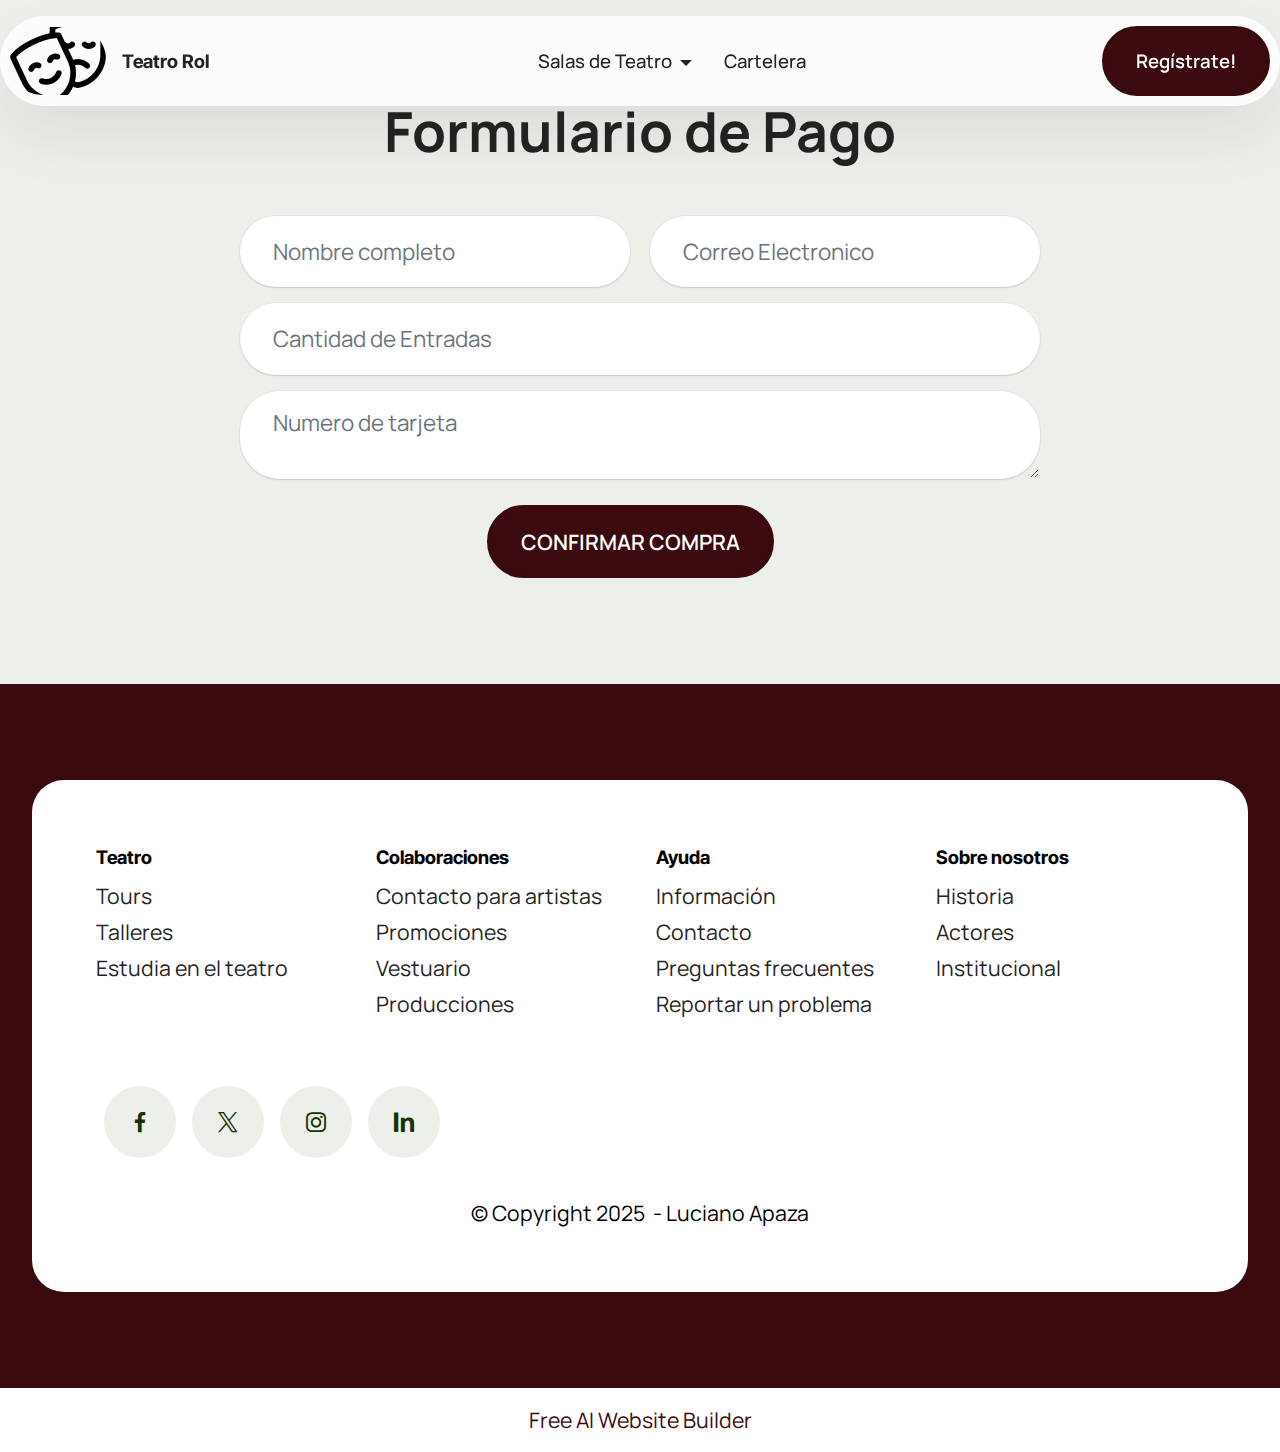
<file: FormularioPago.html>
<!DOCTYPE html>
<html  >
<head>
  <!-- Site made with Mobirise Website Builder v6.1.9, https://mobirise.com -->
  <meta charset="UTF-8">
  <meta http-equiv="X-UA-Compatible" content="IE=edge">
  <meta name="generator" content="Mobirise v6.1.9, mobirise.com">
  <meta name="viewport" content="width=device-width, initial-scale=1, minimum-scale=1">
  <link rel="shortcut icon" href="assets/images/1778517-192x192.png" type="image/x-icon">
  <meta name="description" content="Explora la en vivo en nuestro teatro. Descubre espectáculos destacados, explora la programación completa y reserva tus asientos fácilmente. Disfruta de una experiencia unica.">
  
  
  <title>Formulario de pago</title>
  <!-- Google tag (gtag.js) -->
<script async src="https://www.googletagmanager.com/gtag/js?id=G-QB3G7Z12Q8"></script>
<script>
  window.dataLayer = window.dataLayer || [];
  function gtag(){dataLayer.push(arguments);}
  gtag('js', new Date());

  gtag('config', 'G-QB3G7Z12Q8');
</script>
  <link rel="stylesheet" href="assets/web/assets/mobirise-icons2/mobirise2.css">
  <link rel="stylesheet" href="assets/bootstrap/css/bootstrap.min.css">
  <link rel="stylesheet" href="assets/dropdown/css/style.css">
  <link rel="stylesheet" href="assets/socicon/css/styles.css">
  <link rel="stylesheet" href="assets/theme/css/style.css">
  <link rel="preload" href="https://fonts.googleapis.com/css?family=Inter+Tight:100,200,300,400,500,600,700,800,900,100i,200i,300i,400i,500i,600i,700i,800i,900i&display=swap" as="style" onload="this.onload=null;this.rel='stylesheet'">
  <noscript><link rel="stylesheet" href="https://fonts.googleapis.com/css?family=Inter+Tight:100,200,300,400,500,600,700,800,900,100i,200i,300i,400i,500i,600i,700i,800i,900i&display=swap"></noscript>
  <link rel="preload" href="https://fonts.googleapis.com/css2?family=Manrope:wght@400;700&display=swap&display=swap" as="style" onload="this.onload=null;this.rel='stylesheet'">
  <noscript><link rel="stylesheet" href="https://fonts.googleapis.com/css2?family=Manrope:wght@400;700&display=swap&display=swap"></noscript>
  <link rel="preload" as="style" href="assets/mobirise/css/mbr-additional.css?v=1XFE54"><link rel="stylesheet" href="assets/mobirise/css/mbr-additional.css?v=1XFE54" type="text/css">

  
  
  
</head>
<body>
  
  <section data-bs-version="5.1" class="menu menu2 cid-v0vWSLzCC3" once="menu" id="menu02-1h">
	

	<nav class="navbar navbar-dropdown navbar-fixed-top navbar-expand-lg">
		<div class="container">
			<div class="navbar-brand">
				<span class="navbar-logo">
					<a href="https://mobiri.se">
						<img src="assets/images/1778517-192x192.png" alt="Mobirise Website Builder" style="height: 4.3rem;">
					</a>
				</span>
				<span class="navbar-caption-wrap"><a class="navbar-caption text-black display-5" href="https://mobiri.se">Teatro Rol</a></span>
			</div>
			<button class="navbar-toggler" type="button" data-toggle="collapse" data-bs-toggle="collapse" data-target="#navbarSupportedContent" data-bs-target="#navbarSupportedContent" aria-controls="navbarNavAltMarkup" aria-expanded="false" aria-label="Toggle navigation">
				<div class="hamburger">
					<span></span>
					<span></span>
					<span></span>
					<span></span>
				</div>
			</button>
			<div class="collapse navbar-collapse" id="navbarSupportedContent">
				<ul class="navbar-nav nav-dropdown" data-app-modern-menu="true"><li class="nav-item dropdown open">
						<a class="nav-link link text-black dropdown-toggle show display-4" href="https://mobiri.se" data-toggle="dropdown-submenu" data-bs-toggle="dropdown" data-bs-auto-close="outside" aria-expanded="true">Salas de Teatro</a><div class="dropdown-menu show" aria-labelledby="dropdown-208" data-bs-popper="none"><a class="text-black dropdown-item text-primary display-4" href="SalaAlfa.html">Sala Alfa</a><a class="text-black show dropdown-item text-primary display-4" href="SalaOmega.html">Sala Omega</a><a class="text-black show dropdown-item text-primary display-4" href="SalaRol.html">Sala Rolera</a></div>
					</li><li class="nav-item">
						<a class="nav-link link text-black text-primary display-4" href="Cartelera.html" aria-expanded="false">Cartelera</a>
					</li></ul>
				
				<div class="navbar-buttons mbr-section-btn"><a class="btn btn-danger display-4" href="FormularioRegistro.html">Regístrate!</a></div>
			</div>
		</div>
	</nav>
</section>

<section data-bs-version="5.1" class="form5 cid-v0vX7iDL13" id="form02-1k">
    
    
    <div class="container">
        <div class="row justify-content-center">
            <div class="col-12 content-head">
                <div class="mbr-section-head mb-5">
                    <h3 class="mbr-section-title mbr-fonts-style align-center mb-0 display-2"><strong>Formulario de Pago</strong></h3>
                    
                </div>
            </div>
        </div>
        <div class="row justify-content-center">
            <div class="col-lg-8 mx-auto mbr-form">
                <form action="https://mobirise.eu/" method="POST" class="mbr-form form-with-styler" data-verified="">
                    <div class="row">
                        
                        <div hidden="hidden" data-form-alert-danger="" class="alert alert-danger col-12">
                            Oops...! some problem!
                        </div>
                    </div>
                    <div class="dragArea row">
                        <div class="col-md col-sm-12 form-group mb-3" data-for="name">
                            <input type="text" name="name" placeholder="Nombre completo" data-form-field="name" class="form-control" value="" id="name-form02-1k">
                        </div>
                        <div class="col-md col-sm-12 form-group mb-3" data-for="email">
                            <input type="email" name="email" placeholder="Correo Electronico" data-form-field="email" class="form-control" value="" id="email-form02-1k">
                        </div>
                        <div class="col-12 form-group mb-3" data-for="phone">
                            <input type="tel" name="phone" placeholder="Cantidad de Entradas" data-form-field="phone" class="form-control" value="" id="phone-form02-1k">
                        </div>
                        <div class="col-12 form-group mb-3" data-for="textarea">
                            <textarea name="textarea" placeholder="Numero de tarjeta" data-form-field="textarea" class="form-control" id="textarea-form02-1k"></textarea>
                        </div>
                        <div class="col-lg-12 col-md-12 col-sm-12 align-center mbr-section-btn"><button type="submit" class="btn btn-primary display-7">CONFIRMAR COMPRA</button></div>
                    </div>
                </form>
            </div>
        </div>
    </div>
</section>

<section data-bs-version="5.1" class="footer1 cid-v0vWSO3lkC" once="footers" id="footer01-1j">
	

	
	
	<div class="container">
		<div class="row mbr-white">
			<div class="col-12 col-md-6 col-lg-3">
				<h5 class="mbr-section-subtitle mbr-fonts-style mb-2 display-5">
					<strong>Teatro</strong></h5>
				<ul class="list mbr-fonts-style display-7">
					<li class="mbr-text item-wrap"><span style="font-size: calc(1.14rem + 0.26 * ((100vw - 62rem) / 25));">Tours</span></li><li class="mbr-text item-wrap"><span style="font-size: calc(1.14rem + 0.26 * ((100vw - 62rem) / 25));">Talleres</span><br></li><li class="mbr-text item-wrap">Estudia en el teatro</li>
					<li class="mbr-text item-wrap"><br></li>
				</ul>
			</div>
			<div class="col-12 col-md-6 col-lg-3">
				<h5 class="mbr-section-subtitle mbr-fonts-style mb-2 display-5">
					<strong>Colaboraciones</strong></h5>
				<ul class="list mbr-fonts-style display-7">
					<li class="mbr-text item-wrap">Contacto para artistas</li>
					<li class="mbr-text item-wrap">Promociones</li>
					<li class="mbr-text item-wrap">Vestuario</li>
					<li class="mbr-text item-wrap">Producciones</li>
				</ul>
			</div>
			<div class="col-12 col-md-6 col-lg-3">
				<h5 class="mbr-section-subtitle mbr-fonts-style mb-2 display-5">
					<strong>Ayuda</strong></h5>
				<ul class="list mbr-fonts-style display-7">
					<li class="mbr-text item-wrap"><span style="font-size: calc(1.14rem + 0.26 * ((100vw - 62rem) / 25));">Información</span><br></li>
					<li class="mbr-text item-wrap">Contacto</li>
					<li class="mbr-text item-wrap">Preguntas frecuentes</li>
					<li class="mbr-text item-wrap">Reportar un problema</li>
				</ul>
			</div>
			<div class="col-12 col-md-6 col-lg-3">
				<h5 class="mbr-section-subtitle mbr-fonts-style mb-2 display-5">
					<strong>Sobre nosotros</strong></h5>
				<ul class="list mbr-fonts-style display-7">
					<li class="mbr-text item-wrap">Historia</li>
					<li class="mbr-text item-wrap">Actores</li>
					<li class="mbr-text item-wrap">Institucional</li>
				</ul>
			</div>
			<div class="col-12 mt-5 footer-col">
				

				<div class="social-row mt-2 display-7">
					<div class="soc-item">
						<a href="https://mobiri.se/">
							<span class="mbr-iconfont socicon socicon-facebook"></span>
						</a>
					</div>
					<div class="soc-item">
						<a href="https://mobiri.se/">
							<span class="mbr-iconfont socicon socicon-twitter"></span>
						</a>
					</div>
					<div class="soc-item">
						<a href="https://mobiri.se/">
							<span class="mbr-iconfont socicon socicon-instagram"></span>
						</a>
					</div>
					<div class="soc-item">
						<a href="https://mobiri.se/">
							<span class="mbr-iconfont socicon-logmein socicon"></span>
						</a>
					</div>
				</div>
			</div>
			<div class="col-12 mt-4">
				<p class="mbr-text mb-0 mbr-fonts-style copyright align-center display-7">
					© Copyright 2025&nbsp; - Luciano Apaza</p>
			</div>
		</div>
	</div>
</section><section class="display-7" style="padding: 0;align-items: center;justify-content: center;flex-wrap: wrap;    align-content: center;display: flex;position: relative;height: 4rem;"><a href="https://mobiri.se/" style="flex: 1 1;height: 4rem;position: absolute;width: 100%;z-index: 1;"><img alt="" style="height: 4rem;" src="[data-uri]"></a><p style="margin: 0;text-align: center;" class="display-7">&#8204;</p><a style="z-index:1" href="https://mobirise.com/builder/ai-website-builder.html">Free AI Website Builder</a></section><script src="assets/bootstrap/js/bootstrap.bundle.min.js"></script>  <script src="assets/smoothscroll/smooth-scroll.js"></script>  <script src="assets/ytplayer/index.js"></script>  <script src="assets/dropdown/js/navbar-dropdown.js"></script>  <script src="assets/theme/js/script.js"></script>  
  
  
</body>
</html>
</file>
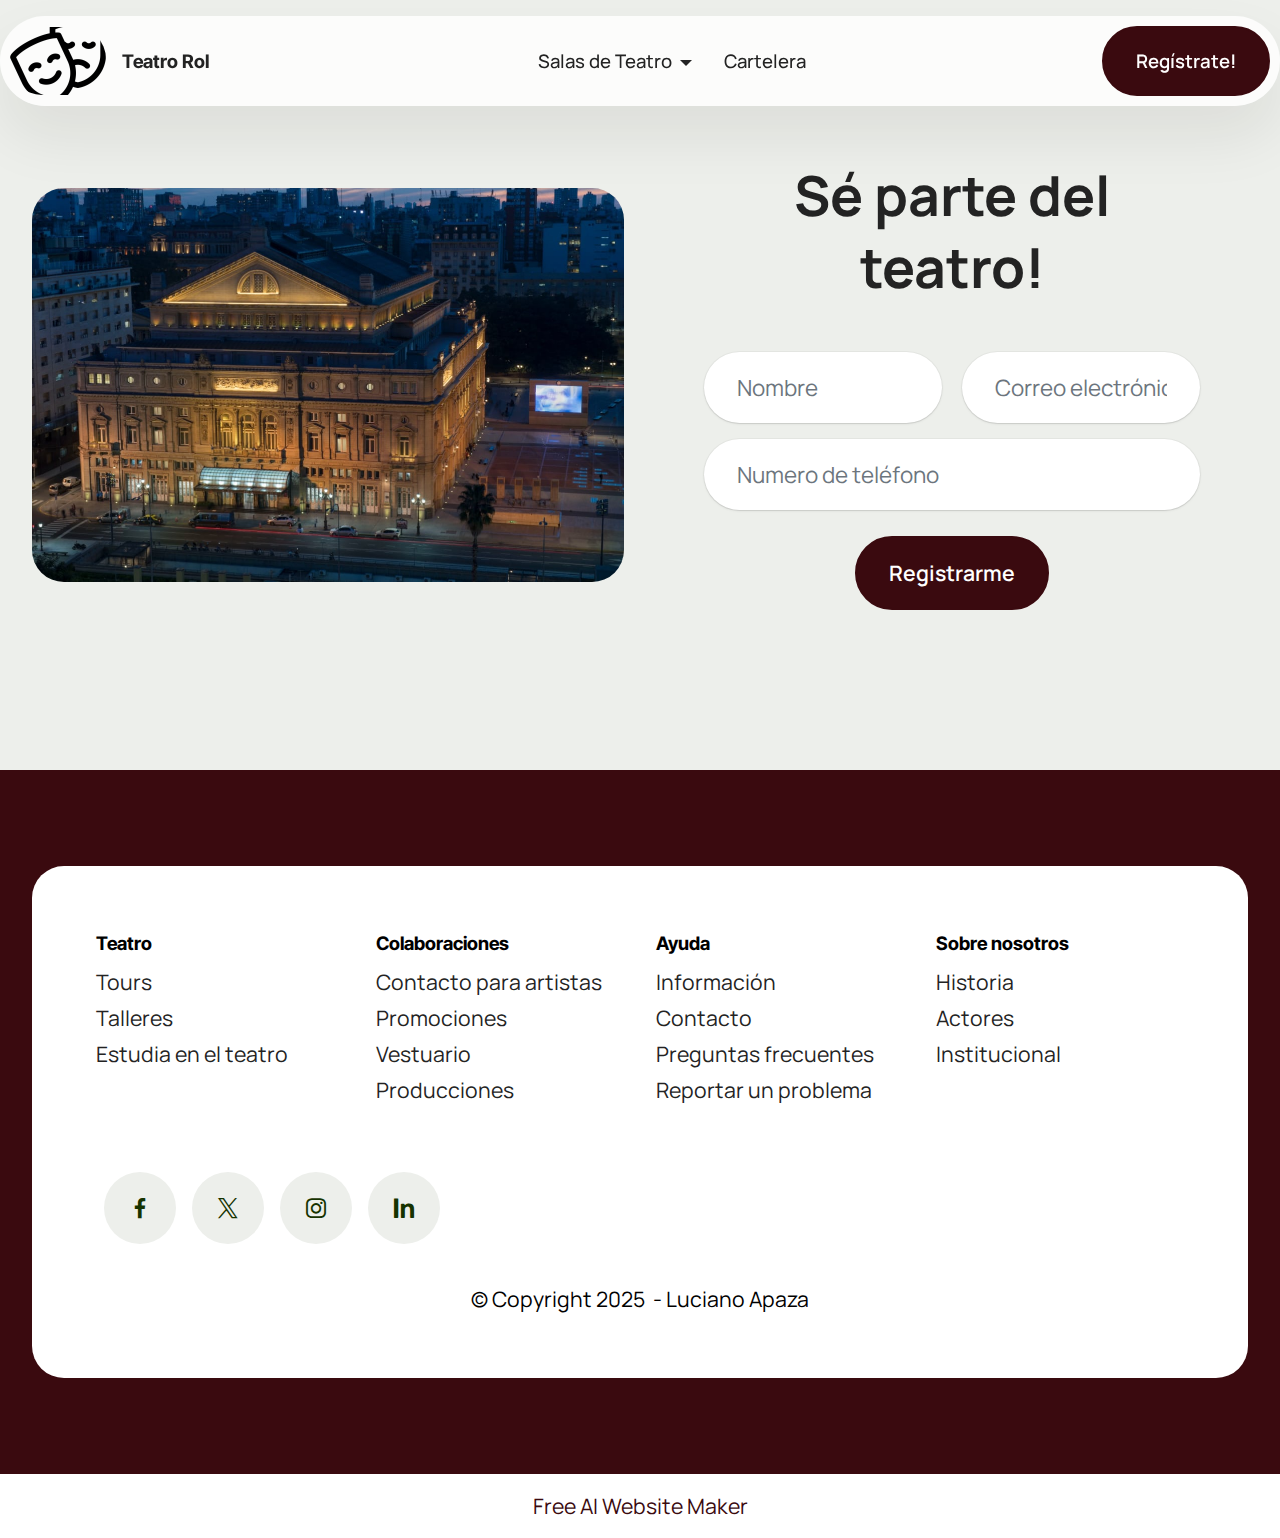
<file: FormularioRegistro.html>
<!DOCTYPE html>
<html  >
<head>
  <!-- Site made with Mobirise Website Builder v6.1.9, https://mobirise.com -->
  <meta charset="UTF-8">
  <meta http-equiv="X-UA-Compatible" content="IE=edge">
  <meta name="generator" content="Mobirise v6.1.9, mobirise.com">
  <meta name="viewport" content="width=device-width, initial-scale=1, minimum-scale=1">
  <link rel="shortcut icon" href="assets/images/1778517-192x192.png" type="image/x-icon">
  <meta name="description" content="Explora la en vivo en nuestro teatro. Descubre espectáculos destacados, explora la programación completa y reserva tus asientos fácilmente. Disfruta de una experiencia unica.">
  
  
  <title>Formulario de registro</title>
  <!-- Google tag (gtag.js) -->
<script async src="https://www.googletagmanager.com/gtag/js?id=G-QB3G7Z12Q8"></script>
<script>
  window.dataLayer = window.dataLayer || [];
  function gtag(){dataLayer.push(arguments);}
  gtag('js', new Date());

  gtag('config', 'G-QB3G7Z12Q8');
</script>
  <link rel="stylesheet" href="assets/web/assets/mobirise-icons2/mobirise2.css">
  <link rel="stylesheet" href="assets/bootstrap/css/bootstrap.min.css">
  <link rel="stylesheet" href="assets/dropdown/css/style.css">
  <link rel="stylesheet" href="assets/socicon/css/styles.css">
  <link rel="stylesheet" href="assets/theme/css/style.css">
  <link rel="preload" href="https://fonts.googleapis.com/css?family=Inter+Tight:100,200,300,400,500,600,700,800,900,100i,200i,300i,400i,500i,600i,700i,800i,900i&display=swap" as="style" onload="this.onload=null;this.rel='stylesheet'">
  <noscript><link rel="stylesheet" href="https://fonts.googleapis.com/css?family=Inter+Tight:100,200,300,400,500,600,700,800,900,100i,200i,300i,400i,500i,600i,700i,800i,900i&display=swap"></noscript>
  <link rel="preload" href="https://fonts.googleapis.com/css2?family=Manrope:wght@400;700&display=swap&display=swap" as="style" onload="this.onload=null;this.rel='stylesheet'">
  <noscript><link rel="stylesheet" href="https://fonts.googleapis.com/css2?family=Manrope:wght@400;700&display=swap&display=swap"></noscript>
  <link rel="preload" as="style" href="assets/mobirise/css/mbr-additional.css?v=r13c0D"><link rel="stylesheet" href="assets/mobirise/css/mbr-additional.css?v=r13c0D" type="text/css">

  
  
  
</head>
<body>
  
  <section data-bs-version="5.1" class="menu menu2 cid-v0vYhIXbq9" once="menu" id="menu02-1m">
	

	<nav class="navbar navbar-dropdown navbar-fixed-top navbar-expand-lg">
		<div class="container">
			<div class="navbar-brand">
				<span class="navbar-logo">
					<a href="https://mobiri.se">
						<img src="assets/images/1778517-192x192.png" alt="Mobirise Website Builder" style="height: 4.3rem;">
					</a>
				</span>
				<span class="navbar-caption-wrap"><a class="navbar-caption text-black display-5" href="https://mobiri.se">Teatro Rol</a></span>
			</div>
			<button class="navbar-toggler" type="button" data-toggle="collapse" data-bs-toggle="collapse" data-target="#navbarSupportedContent" data-bs-target="#navbarSupportedContent" aria-controls="navbarNavAltMarkup" aria-expanded="false" aria-label="Toggle navigation">
				<div class="hamburger">
					<span></span>
					<span></span>
					<span></span>
					<span></span>
				</div>
			</button>
			<div class="collapse navbar-collapse" id="navbarSupportedContent">
				<ul class="navbar-nav nav-dropdown" data-app-modern-menu="true"><li class="nav-item dropdown open">
						<a class="nav-link link text-black dropdown-toggle show display-4" href="https://mobiri.se" data-toggle="dropdown-submenu" data-bs-toggle="dropdown" data-bs-auto-close="outside" aria-expanded="true">Salas de Teatro</a><div class="dropdown-menu show" aria-labelledby="dropdown-208" data-bs-popper="none"><a class="text-black dropdown-item text-primary display-4" href="SalaAlfa.html">Sala Alfa</a><a class="text-black show dropdown-item text-primary display-4" href="SalaOmega.html">Sala Omega</a><a class="text-black show dropdown-item text-primary display-4" href="SalaRol.html">Sala Rolera</a></div>
					</li><li class="nav-item">
						<a class="nav-link link text-black text-primary display-4" href="Cartelera.html" aria-expanded="false">Cartelera</a>
					</li></ul>
				
				<div class="navbar-buttons mbr-section-btn"><a class="btn btn-danger display-4" href="FormularioRegistro.html">Regístrate!</a></div>
			</div>
		</div>
	</nav>
</section>

<section data-bs-version="5.1" class="form03 cid-v0vYutZX8y" id="form03-1o">
    

    

    <div class="container">
        <div class="row justify-content-center align-items-center main-row">
            <div class="col-12 col-lg item-wrapper">
                <div class="mbr-section-head mb-5">
                    <h3 class="mbr-section-title mbr-fonts-style align-center mb-0 display-2">
                        <strong>Sé parte del teatro!</strong></h3>
                    
                </div>
                <div class="col-lg-12 mx-auto mbr-form">
                    <form action="https://mobirise.eu/" method="POST" class="mbr-form form-with-styler" data-verified="">
                        <div class="row">
                            
                            <div hidden="hidden" data-form-alert-danger="" class="alert alert-danger col-12">
                                Oops...! some problem!
                            </div>
                        </div>
                        <div class="dragArea row">
                            <div class="col-md col-sm-12 form-group mb-3 mb-3" data-for="name">
                                <input type="text" name="name" placeholder="Nombre" data-form-field="name" class="form-control" value="" id="name-form03-1o">
                            </div>
                            <div class="col-md col-sm-12 form-group mb-3 mb-3" data-for="email">
                                <input type="email" name="email" placeholder="Correo electrónico" data-form-field="email" class="form-control" value="" id="email-form03-1o">
                            </div>
                            <div class="col-12 form-group mb-3 mb-3" data-for="phone">
                                <input type="tel" name="phone" placeholder="Numero de teléfono" data-form-field="phone" class="form-control" value="" id="phone-form03-1o">
                            </div>
                            
                            <div class="col-auto align-center mbr-section-btn"><button type="submit" class="w-100 btn btn-primary display-7">Registrarme</button></div>
                        </div>
                    </form>
                </div>


            </div>
            <div class="col-12 col-lg-6">
                <div class="image-wrapper">
                    <img class="w-100" src="assets/images/frente-teatro-colon-1181x787.jpg" alt="Mobirise Website Builder">
                </div>
            </div>

        </div>
    </div>
</section>

<section data-bs-version="5.1" class="footer1 cid-v0vYhJRZXn" once="footers" id="footer01-1n">
	

	
	
	<div class="container">
		<div class="row mbr-white">
			<div class="col-12 col-md-6 col-lg-3">
				<h5 class="mbr-section-subtitle mbr-fonts-style mb-2 display-5">
					<strong>Teatro</strong></h5>
				<ul class="list mbr-fonts-style display-7">
					<li class="mbr-text item-wrap"><span style="font-size: calc(1.14rem + 0.26 * ((100vw - 62rem) / 25));">Tours</span></li><li class="mbr-text item-wrap"><span style="font-size: calc(1.14rem + 0.26 * ((100vw - 62rem) / 25));">Talleres</span><br></li><li class="mbr-text item-wrap">Estudia en el teatro</li>
					<li class="mbr-text item-wrap"><br></li>
				</ul>
			</div>
			<div class="col-12 col-md-6 col-lg-3">
				<h5 class="mbr-section-subtitle mbr-fonts-style mb-2 display-5">
					<strong>Colaboraciones</strong></h5>
				<ul class="list mbr-fonts-style display-7">
					<li class="mbr-text item-wrap">Contacto para artistas</li>
					<li class="mbr-text item-wrap">Promociones</li>
					<li class="mbr-text item-wrap">Vestuario</li>
					<li class="mbr-text item-wrap">Producciones</li>
				</ul>
			</div>
			<div class="col-12 col-md-6 col-lg-3">
				<h5 class="mbr-section-subtitle mbr-fonts-style mb-2 display-5">
					<strong>Ayuda</strong></h5>
				<ul class="list mbr-fonts-style display-7">
					<li class="mbr-text item-wrap"><span style="font-size: calc(1.14rem + 0.26 * ((100vw - 62rem) / 25));">Información</span><br></li>
					<li class="mbr-text item-wrap">Contacto</li>
					<li class="mbr-text item-wrap">Preguntas frecuentes</li>
					<li class="mbr-text item-wrap">Reportar un problema</li>
				</ul>
			</div>
			<div class="col-12 col-md-6 col-lg-3">
				<h5 class="mbr-section-subtitle mbr-fonts-style mb-2 display-5">
					<strong>Sobre nosotros</strong></h5>
				<ul class="list mbr-fonts-style display-7">
					<li class="mbr-text item-wrap">Historia</li>
					<li class="mbr-text item-wrap">Actores</li>
					<li class="mbr-text item-wrap">Institucional</li>
				</ul>
			</div>
			<div class="col-12 mt-5 footer-col">
				

				<div class="social-row mt-2 display-7">
					<div class="soc-item">
						<a href="https://mobiri.se/">
							<span class="mbr-iconfont socicon socicon-facebook"></span>
						</a>
					</div>
					<div class="soc-item">
						<a href="https://mobiri.se/">
							<span class="mbr-iconfont socicon socicon-twitter"></span>
						</a>
					</div>
					<div class="soc-item">
						<a href="https://mobiri.se/">
							<span class="mbr-iconfont socicon socicon-instagram"></span>
						</a>
					</div>
					<div class="soc-item">
						<a href="https://mobiri.se/">
							<span class="mbr-iconfont socicon-logmein socicon"></span>
						</a>
					</div>
				</div>
			</div>
			<div class="col-12 mt-4">
				<p class="mbr-text mb-0 mbr-fonts-style copyright align-center display-7">
					© Copyright 2025&nbsp; - Luciano Apaza</p>
			</div>
		</div>
	</div>
</section><section class="display-7" style="padding: 0;align-items: center;justify-content: center;flex-wrap: wrap;    align-content: center;display: flex;position: relative;height: 4rem;"><a href="https://mobiri.se/" style="flex: 1 1;height: 4rem;position: absolute;width: 100%;z-index: 1;"><img alt="" style="height: 4rem;" src="[data-uri]"></a><p style="margin: 0;text-align: center;" class="display-7">&#8204;</p><a style="z-index:1" href="https://mobirise.com/builder/ai-website-maker.html">Free AI Website Maker</a></section><script src="assets/bootstrap/js/bootstrap.bundle.min.js"></script>  <script src="assets/smoothscroll/smooth-scroll.js"></script>  <script src="assets/ytplayer/index.js"></script>  <script src="assets/dropdown/js/navbar-dropdown.js"></script>  <script src="assets/theme/js/script.js"></script>  
  
  
</body>
</html>
</file>
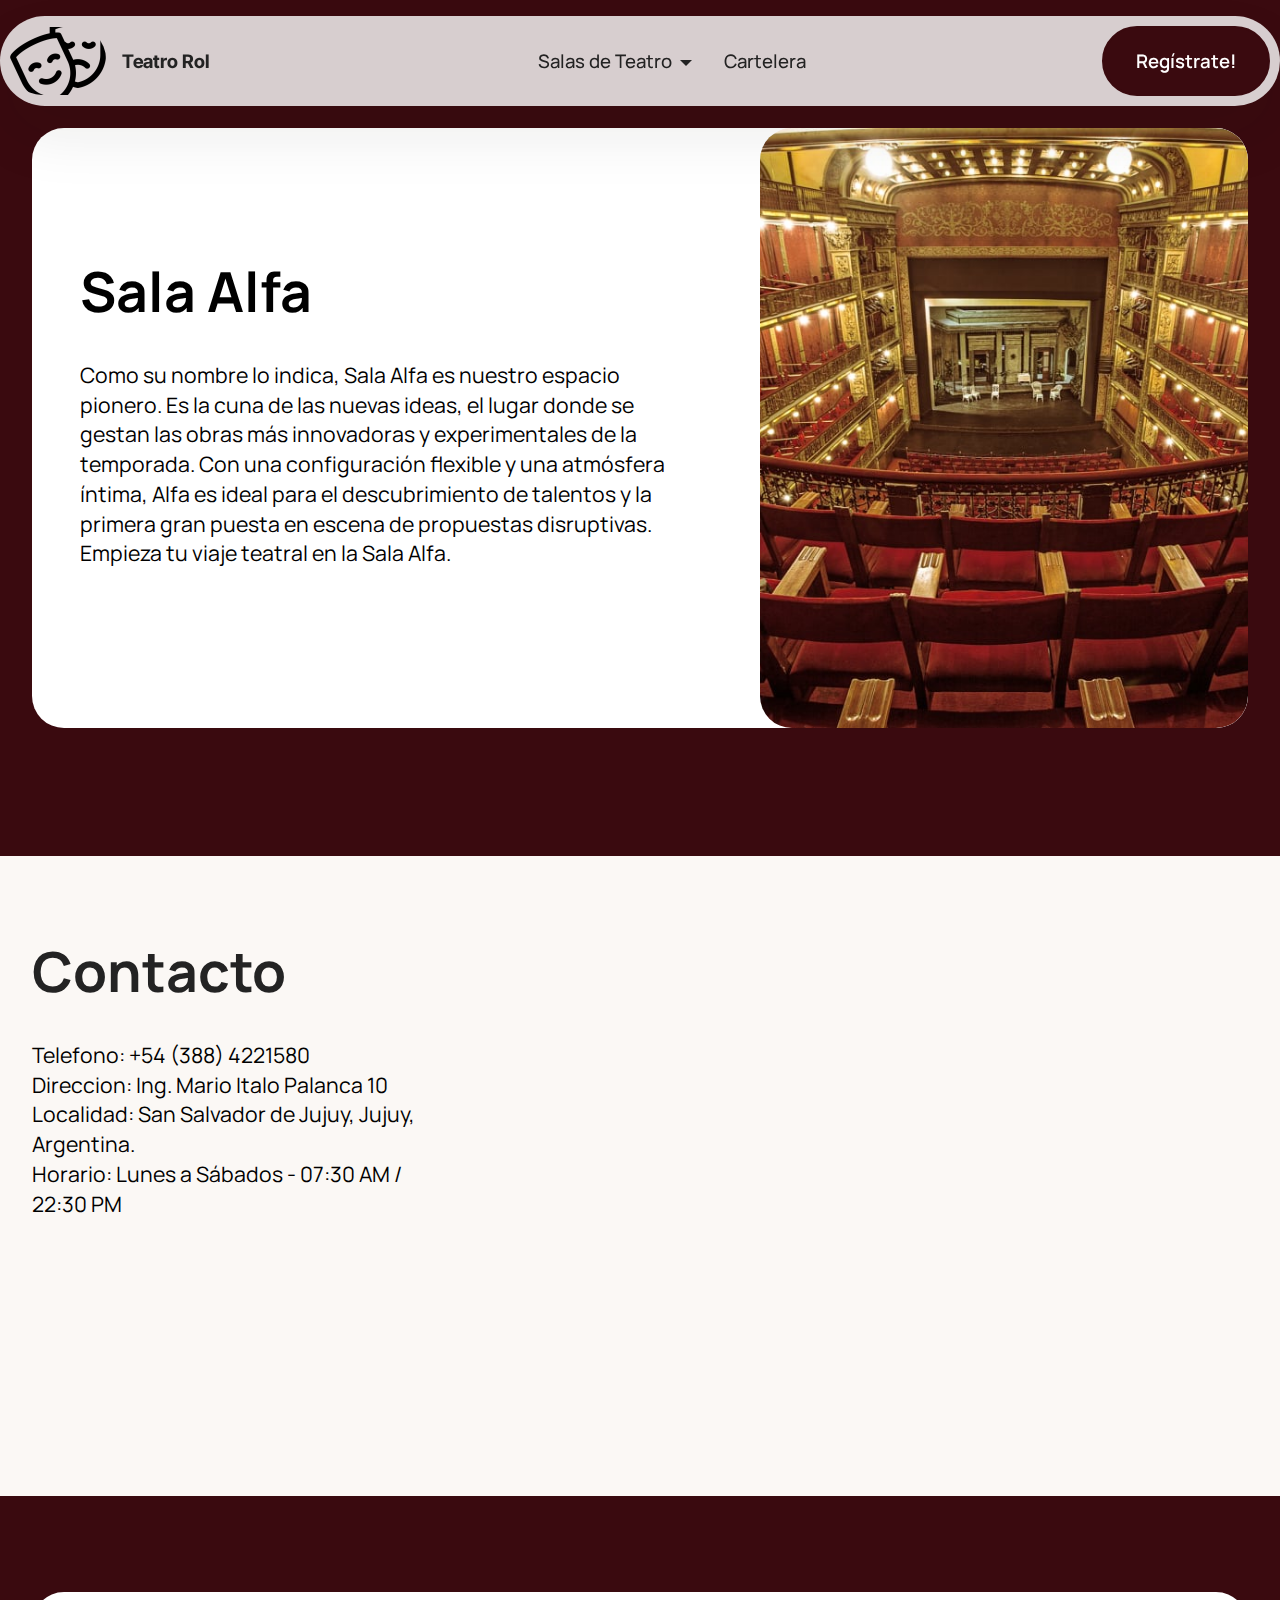
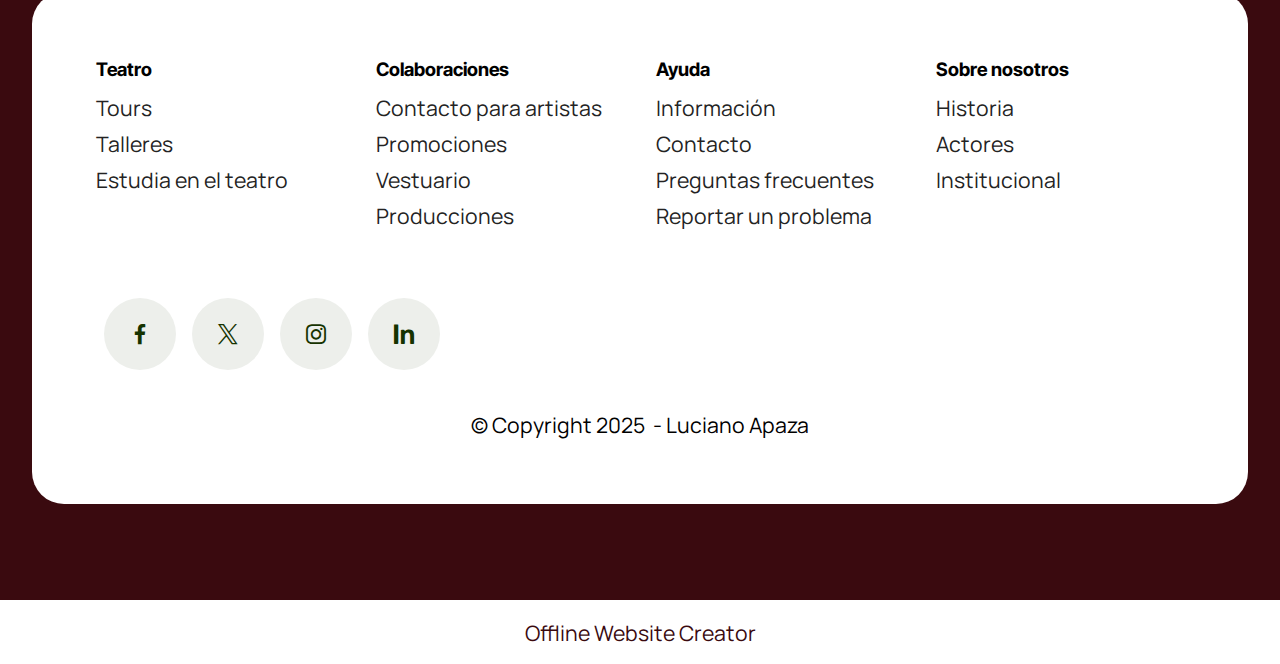
<file: SalaAlfa.html>
<!DOCTYPE html>
<html  >
<head>
  <!-- Site made with Mobirise Website Builder v6.1.9, https://mobirise.com -->
  <meta charset="UTF-8">
  <meta http-equiv="X-UA-Compatible" content="IE=edge">
  <meta name="generator" content="Mobirise v6.1.9, mobirise.com">
  <meta name="viewport" content="width=device-width, initial-scale=1, minimum-scale=1">
  <link rel="shortcut icon" href="assets/images/1778517-192x192.png" type="image/x-icon">
  <meta name="description" content="Explora la en vivo en nuestro teatro. Descubre espectáculos destacados, explora la programación completa y reserva tus asientos fácilmente. Disfruta de una experiencia unica.">
  
  
  <title>Sala Alfa</title>
  <!-- Google tag (gtag.js) -->
<script async src="https://www.googletagmanager.com/gtag/js?id=G-QB3G7Z12Q8"></script>
<script>
  window.dataLayer = window.dataLayer || [];
  function gtag(){dataLayer.push(arguments);}
  gtag('js', new Date());

  gtag('config', 'G-QB3G7Z12Q8');
</script>
  <link rel="stylesheet" href="assets/web/assets/mobirise-icons2/mobirise2.css">
  <link rel="stylesheet" href="assets/bootstrap/css/bootstrap.min.css">
  <link rel="stylesheet" href="assets/dropdown/css/style.css">
  <link rel="stylesheet" href="assets/socicon/css/styles.css">
  <link rel="stylesheet" href="assets/theme/css/style.css">
  <link rel="preload" href="https://fonts.googleapis.com/css?family=Inter+Tight:100,200,300,400,500,600,700,800,900,100i,200i,300i,400i,500i,600i,700i,800i,900i&display=swap" as="style" onload="this.onload=null;this.rel='stylesheet'">
  <noscript><link rel="stylesheet" href="https://fonts.googleapis.com/css?family=Inter+Tight:100,200,300,400,500,600,700,800,900,100i,200i,300i,400i,500i,600i,700i,800i,900i&display=swap"></noscript>
  <link rel="preload" href="https://fonts.googleapis.com/css2?family=Manrope:wght@400;700&display=swap&display=swap" as="style" onload="this.onload=null;this.rel='stylesheet'">
  <noscript><link rel="stylesheet" href="https://fonts.googleapis.com/css2?family=Manrope:wght@400;700&display=swap&display=swap"></noscript>
  <link rel="preload" as="style" href="assets/mobirise/css/mbr-additional.css?v=YryPpC"><link rel="stylesheet" href="assets/mobirise/css/mbr-additional.css?v=YryPpC" type="text/css">

  
  
  
</head>
<body>
  
  <section data-bs-version="5.1" class="menu menu2 cid-v0vMX0Gwbz" once="menu" id="menu02-t">
	

	<nav class="navbar navbar-dropdown navbar-fixed-top navbar-expand-lg">
		<div class="container">
			<div class="navbar-brand">
				<span class="navbar-logo">
					<a href="https://mobiri.se">
						<img src="assets/images/1778517-192x192.png" alt="Mobirise Website Builder" style="height: 4.3rem;">
					</a>
				</span>
				<span class="navbar-caption-wrap"><a class="navbar-caption text-black display-5" href="https://mobiri.se">Teatro Rol</a></span>
			</div>
			<button class="navbar-toggler" type="button" data-toggle="collapse" data-bs-toggle="collapse" data-target="#navbarSupportedContent" data-bs-target="#navbarSupportedContent" aria-controls="navbarNavAltMarkup" aria-expanded="false" aria-label="Toggle navigation">
				<div class="hamburger">
					<span></span>
					<span></span>
					<span></span>
					<span></span>
				</div>
			</button>
			<div class="collapse navbar-collapse" id="navbarSupportedContent">
				<ul class="navbar-nav nav-dropdown" data-app-modern-menu="true"><li class="nav-item dropdown open">
						<a class="nav-link link text-black dropdown-toggle show display-4" href="https://mobiri.se" data-toggle="dropdown-submenu" data-bs-toggle="dropdown" data-bs-auto-close="outside" aria-expanded="true">Salas de Teatro</a><div class="dropdown-menu show" aria-labelledby="dropdown-208" data-bs-popper="none"><a class="text-black dropdown-item text-primary display-4" href="SalaAlfa.html">Sala Alfa</a><a class="text-black show dropdown-item text-primary display-4" href="SalaOmega.html">Sala Omega</a><a class="text-black show dropdown-item text-primary display-4" href="SalaRol.html">Sala Rolera</a></div>
					</li><li class="nav-item">
						<a class="nav-link link text-black text-primary display-4" href="Cartelera.html" aria-expanded="false">Cartelera</a>
					</li></ul>
				
				<div class="navbar-buttons mbr-section-btn"><a class="btn btn-danger display-4" href="FormularioRegistro.html">Regístrate!</a></div>
			</div>
		</div>
	</nav>
</section>

<section data-bs-version="5.1" class="start article05 cid-v0vNleLSpn" id="article05-y">
  

  
  

  <div class="container">
    <div class="row justify-content-center align-items-center">
      <div class="col-12">
        <div class="card-wrapper">
          <div class="row">
            <div class="col-12 col-md-12 col-lg-5 image-wrapper">
              <img class="w-100" src="assets/images/5k1a0366a-a1-973x649.jpg" alt="Mobirise Website Builder">
            </div>
            <div class="col-12 col-lg col-md-12">
              <div class="text-wrapper align-left">
                <h1 class="mbr-section-title mbr-fonts-style mb-4 display-2">
                  <strong>Sala Alfa</strong></h1>
                <p class="mbr-text mbr-fonts-style mb-4 display-7">Como su nombre lo indica, Sala Alfa es nuestro espacio pionero. Es la cuna de las nuevas ideas, el lugar donde se gestan las obras más innovadoras y experimentales de la temporada. Con una configuración flexible y una atmósfera íntima, Alfa es ideal para el descubrimiento de talentos y la primera gran puesta en escena de propuestas disruptivas. Empieza tu viaje teatral en la Sala Alfa.<br>
                </p>
                
              </div>
            </div>
          </div>
        </div>
      </div>
    </div>
  </div>
</section>

<section data-bs-version="5.1" class="contacts03 cid-v0vMX3ycXa" id="contacts03-w">
  

  
  <div class="container">
    <div class="row justify-content-center">
      <div class="col-lg-4">
        <div class="col-12 col-md-12">
          <h5 class="mbr-section-title mbr-fonts-style mt-0 mb-4 display-2">
            <strong>Contacto</strong></h5>
          <p class="mbr-section-subtitle mbr-fonts-style mt-0 mb-4 display-7">
            Telefono: +54 (388) 4221580<br>Direccion: Ing. Mario Italo Palanca 10<br>Localidad: San Salvador de Jujuy, Jujuy, Argentina.<br>Horario: Lunes a Sábados - 07:30 AM / 22:30 PM</p> 

          
        </div>
      </div>
        <div class="col-lg-8 side-features">
        <div class="google-map"><iframe frameborder="0" style="border:0" src="https://www.google.com/maps/embed?pb=!1m18!1m12!1m3!1d1819.7595696748406!2d-65.29400005160987!3d-24.18859136219776!2m3!1f0!2f0!3f0!3m2!1i1024!2i768!4f13.1!3m3!1m2!1s0x941b0f5bca584281%3A0xb1d519d50cac526d!2sFacultad%20de%20Ingenier%C3%ADa%20-%20UNJu!5e0!3m2!1ses-419!2sar!4v1761270079113!5m2!1ses-419!2sar" allowfullscreen=""></iframe></div>
      </div>
    </div>
  </div>
</section>

<section data-bs-version="5.1" class="footer1 cid-v0vMX3VaTN" once="footers" id="footer01-x">
	

	
	
	<div class="container">
		<div class="row mbr-white">
			<div class="col-12 col-md-6 col-lg-3">
				<h5 class="mbr-section-subtitle mbr-fonts-style mb-2 display-5">
					<strong>Teatro</strong></h5>
				<ul class="list mbr-fonts-style display-7">
					<li class="mbr-text item-wrap"><span style="font-size: calc(1.14rem + 0.26 * ((100vw - 62rem) / 25));">Tours</span></li><li class="mbr-text item-wrap"><span style="font-size: calc(1.14rem + 0.26 * ((100vw - 62rem) / 25));">Talleres</span><br></li><li class="mbr-text item-wrap">Estudia en el teatro</li>
					<li class="mbr-text item-wrap"><br></li>
				</ul>
			</div>
			<div class="col-12 col-md-6 col-lg-3">
				<h5 class="mbr-section-subtitle mbr-fonts-style mb-2 display-5">
					<strong>Colaboraciones</strong></h5>
				<ul class="list mbr-fonts-style display-7">
					<li class="mbr-text item-wrap">Contacto para artistas</li>
					<li class="mbr-text item-wrap">Promociones</li>
					<li class="mbr-text item-wrap">Vestuario</li>
					<li class="mbr-text item-wrap">Producciones</li>
				</ul>
			</div>
			<div class="col-12 col-md-6 col-lg-3">
				<h5 class="mbr-section-subtitle mbr-fonts-style mb-2 display-5">
					<strong>Ayuda</strong></h5>
				<ul class="list mbr-fonts-style display-7">
					<li class="mbr-text item-wrap"><span style="font-size: calc(1.14rem + 0.26 * ((100vw - 62rem) / 25));">Información</span><br></li>
					<li class="mbr-text item-wrap">Contacto</li>
					<li class="mbr-text item-wrap">Preguntas frecuentes</li>
					<li class="mbr-text item-wrap">Reportar un problema</li>
				</ul>
			</div>
			<div class="col-12 col-md-6 col-lg-3">
				<h5 class="mbr-section-subtitle mbr-fonts-style mb-2 display-5">
					<strong>Sobre nosotros</strong></h5>
				<ul class="list mbr-fonts-style display-7">
					<li class="mbr-text item-wrap">Historia</li>
					<li class="mbr-text item-wrap">Actores</li>
					<li class="mbr-text item-wrap">Institucional</li>
				</ul>
			</div>
			<div class="col-12 mt-5 footer-col">
				

				<div class="social-row mt-2 display-7">
					<div class="soc-item">
						<a href="https://mobiri.se/">
							<span class="mbr-iconfont socicon socicon-facebook"></span>
						</a>
					</div>
					<div class="soc-item">
						<a href="https://mobiri.se/">
							<span class="mbr-iconfont socicon socicon-twitter"></span>
						</a>
					</div>
					<div class="soc-item">
						<a href="https://mobiri.se/">
							<span class="mbr-iconfont socicon socicon-instagram"></span>
						</a>
					</div>
					<div class="soc-item">
						<a href="https://mobiri.se/">
							<span class="mbr-iconfont socicon-logmein socicon"></span>
						</a>
					</div>
				</div>
			</div>
			<div class="col-12 mt-4">
				<p class="mbr-text mb-0 mbr-fonts-style copyright align-center display-7">
					© Copyright 2025&nbsp; - Luciano Apaza</p>
			</div>
		</div>
	</div>
</section><section class="display-7" style="padding: 0;align-items: center;justify-content: center;flex-wrap: wrap;    align-content: center;display: flex;position: relative;height: 4rem;"><a href="https://mobiri.se/" style="flex: 1 1;height: 4rem;position: absolute;width: 100%;z-index: 1;"><img alt="" style="height: 4rem;" src="[data-uri]"></a><p style="margin: 0;text-align: center;" class="display-7">&#8204;</p><a style="z-index:1" href="https://mobirise.com/offline-website-builder.html">Offline Website Creator</a></section><script src="assets/bootstrap/js/bootstrap.bundle.min.js"></script>  <script src="assets/smoothscroll/smooth-scroll.js"></script>  <script src="assets/ytplayer/index.js"></script>  <script src="assets/dropdown/js/navbar-dropdown.js"></script>  <script src="assets/theme/js/script.js"></script>  
  
  
</body>
</html>
</file>
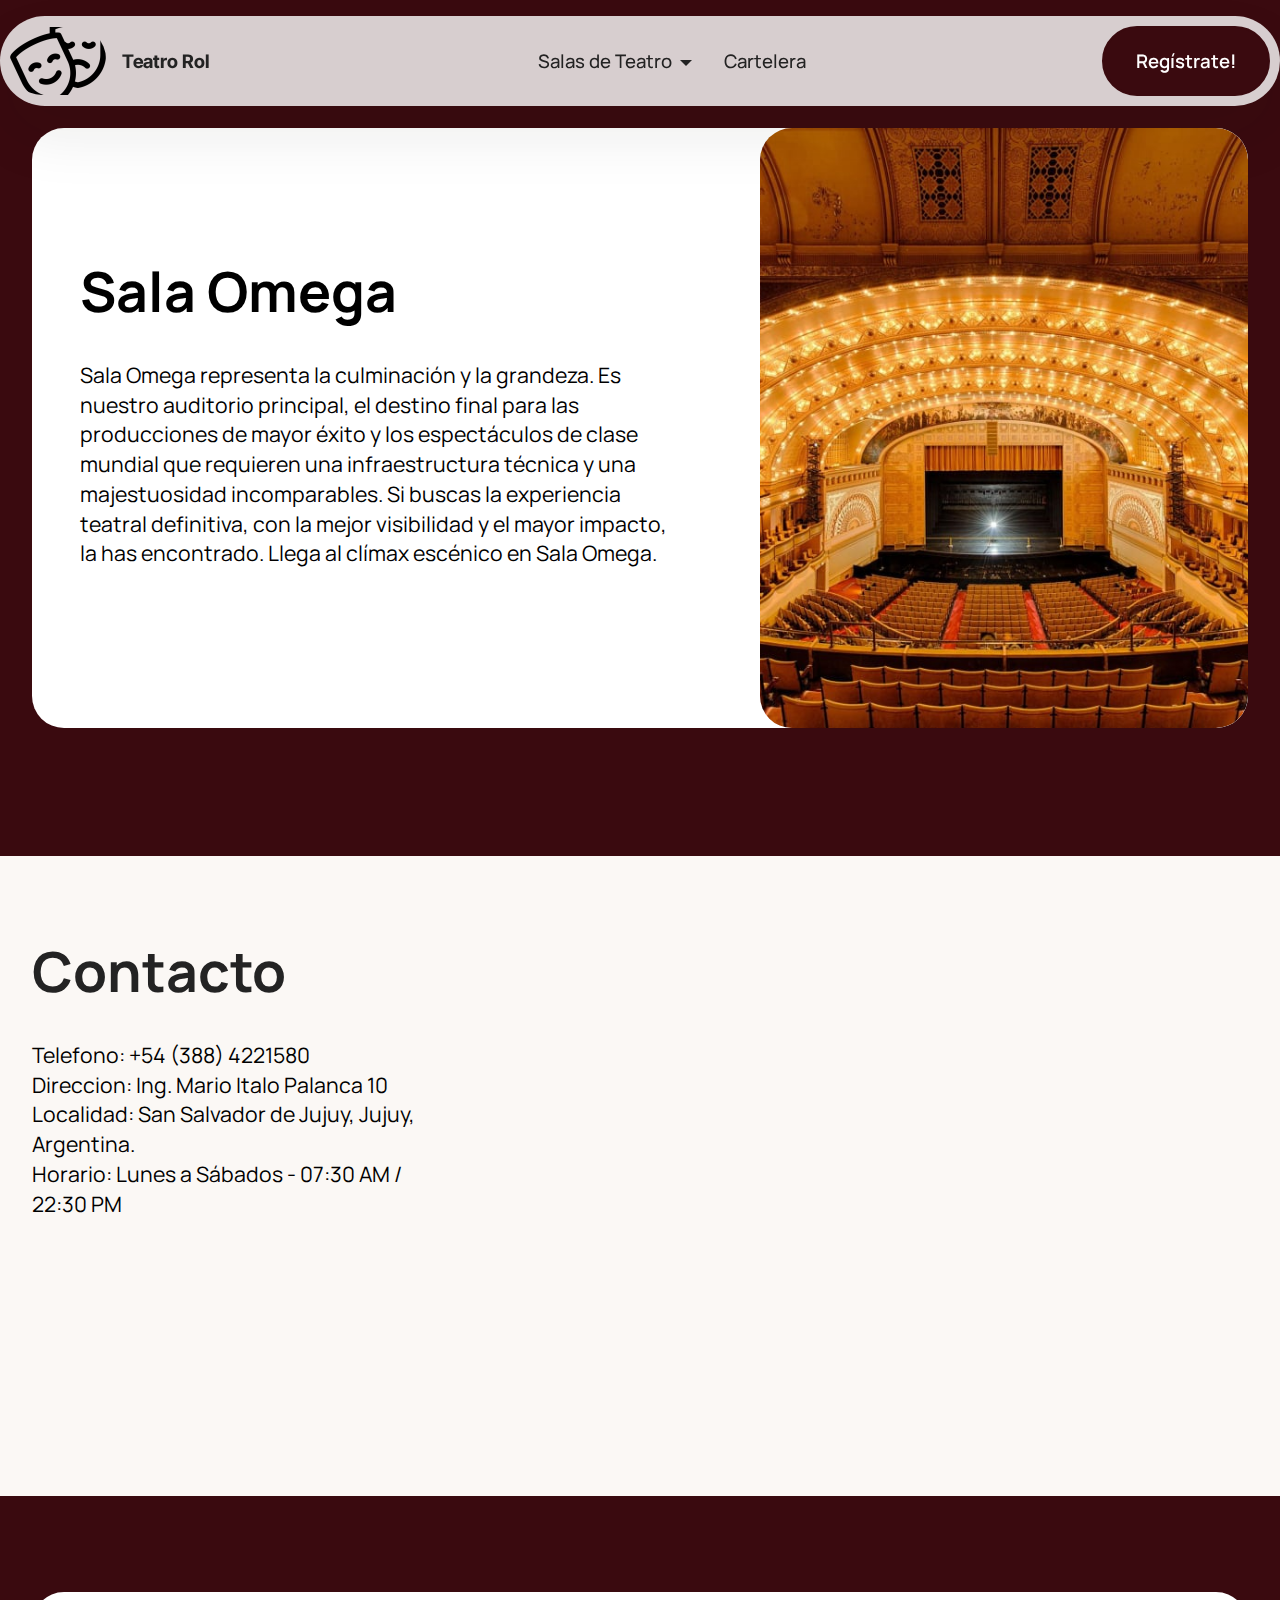
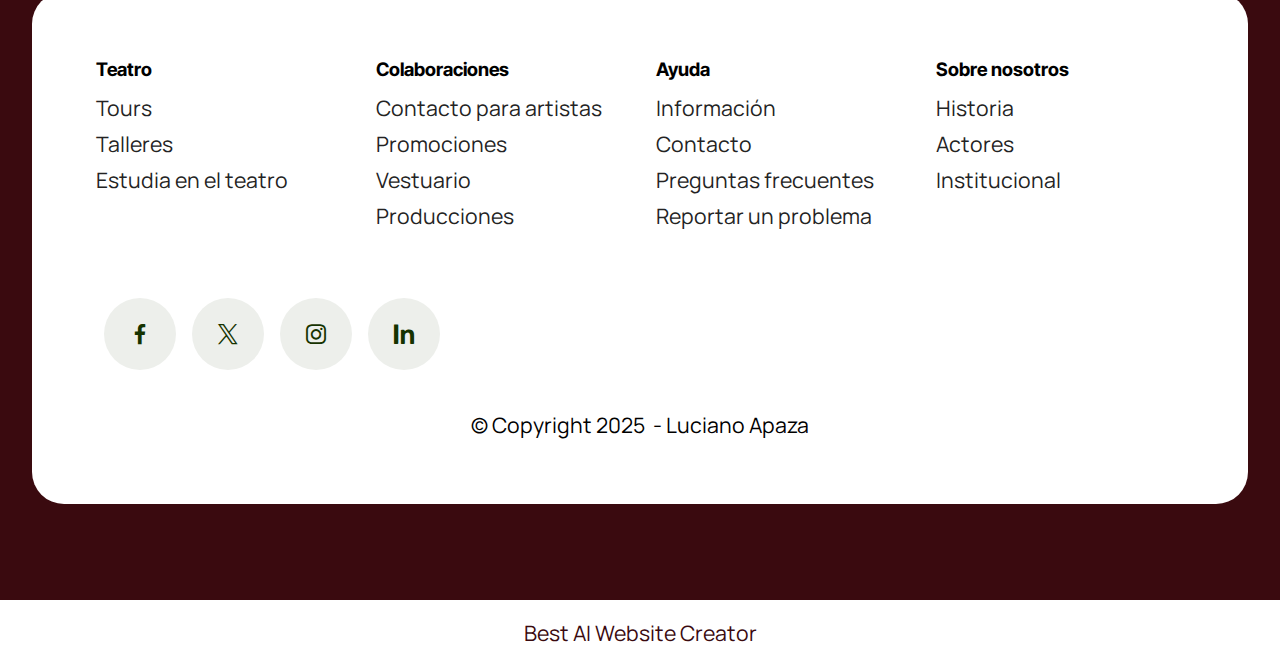
<file: SalaOmega.html>
<!DOCTYPE html>
<html  >
<head>
  <!-- Site made with Mobirise Website Builder v6.1.9, https://mobirise.com -->
  <meta charset="UTF-8">
  <meta http-equiv="X-UA-Compatible" content="IE=edge">
  <meta name="generator" content="Mobirise v6.1.9, mobirise.com">
  <meta name="viewport" content="width=device-width, initial-scale=1, minimum-scale=1">
  <link rel="shortcut icon" href="assets/images/1778517-192x192.png" type="image/x-icon">
  <meta name="description" content="Explora la en vivo en nuestro teatro. Descubre espectáculos destacados, explora la programación completa y reserva tus asientos fácilmente. Disfruta de una experiencia unica.">
  
  
  <title>Sala Omega</title>
  <!-- Google tag (gtag.js) -->
<script async src="https://www.googletagmanager.com/gtag/js?id=G-QB3G7Z12Q8"></script>
<script>
  window.dataLayer = window.dataLayer || [];
  function gtag(){dataLayer.push(arguments);}
  gtag('js', new Date());

  gtag('config', 'G-QB3G7Z12Q8');
</script>
  <link rel="stylesheet" href="assets/web/assets/mobirise-icons2/mobirise2.css">
  <link rel="stylesheet" href="assets/bootstrap/css/bootstrap.min.css">
  <link rel="stylesheet" href="assets/dropdown/css/style.css">
  <link rel="stylesheet" href="assets/socicon/css/styles.css">
  <link rel="stylesheet" href="assets/theme/css/style.css">
  <link rel="preload" href="https://fonts.googleapis.com/css?family=Inter+Tight:100,200,300,400,500,600,700,800,900,100i,200i,300i,400i,500i,600i,700i,800i,900i&display=swap" as="style" onload="this.onload=null;this.rel='stylesheet'">
  <noscript><link rel="stylesheet" href="https://fonts.googleapis.com/css?family=Inter+Tight:100,200,300,400,500,600,700,800,900,100i,200i,300i,400i,500i,600i,700i,800i,900i&display=swap"></noscript>
  <link rel="preload" href="https://fonts.googleapis.com/css2?family=Manrope:wght@400;700&display=swap&display=swap" as="style" onload="this.onload=null;this.rel='stylesheet'">
  <noscript><link rel="stylesheet" href="https://fonts.googleapis.com/css2?family=Manrope:wght@400;700&display=swap&display=swap"></noscript>
  <link rel="preload" as="style" href="assets/mobirise/css/mbr-additional.css?v=TJljUv"><link rel="stylesheet" href="assets/mobirise/css/mbr-additional.css?v=TJljUv" type="text/css">

  
  
  
</head>
<body>
  
  <section data-bs-version="5.1" class="menu menu2 cid-v0vOqdlYaU" once="menu" id="menu02-z">
	

	<nav class="navbar navbar-dropdown navbar-fixed-top navbar-expand-lg">
		<div class="container">
			<div class="navbar-brand">
				<span class="navbar-logo">
					<a href="https://mobiri.se">
						<img src="assets/images/1778517-192x192.png" alt="Mobirise Website Builder" style="height: 4.3rem;">
					</a>
				</span>
				<span class="navbar-caption-wrap"><a class="navbar-caption text-black display-5" href="https://mobiri.se">Teatro Rol</a></span>
			</div>
			<button class="navbar-toggler" type="button" data-toggle="collapse" data-bs-toggle="collapse" data-target="#navbarSupportedContent" data-bs-target="#navbarSupportedContent" aria-controls="navbarNavAltMarkup" aria-expanded="false" aria-label="Toggle navigation">
				<div class="hamburger">
					<span></span>
					<span></span>
					<span></span>
					<span></span>
				</div>
			</button>
			<div class="collapse navbar-collapse" id="navbarSupportedContent">
				<ul class="navbar-nav nav-dropdown" data-app-modern-menu="true"><li class="nav-item dropdown open">
						<a class="nav-link link text-black dropdown-toggle show display-4" href="https://mobiri.se" data-toggle="dropdown-submenu" data-bs-toggle="dropdown" data-bs-auto-close="outside" aria-expanded="true">Salas de Teatro</a><div class="dropdown-menu show" aria-labelledby="dropdown-208" data-bs-popper="none"><a class="text-black dropdown-item text-primary display-4" href="SalaAlfa.html">Sala Alfa</a><a class="text-black show dropdown-item text-primary display-4" href="SalaOmega.html">Sala Omega</a><a class="text-black show dropdown-item text-primary display-4" href="SalaRol.html">Sala Rolera</a></div>
					</li><li class="nav-item">
						<a class="nav-link link text-black text-primary display-4" href="Cartelera.html" aria-expanded="false">Cartelera</a>
					</li></ul>
				
				<div class="navbar-buttons mbr-section-btn"><a class="btn btn-danger display-4" href="FormularioRegistro.html">Regístrate!</a></div>
			</div>
		</div>
	</nav>
</section>

<section data-bs-version="5.1" class="start article05 cid-v0vOqe3Eqz" id="article05-10">
  

  
  

  <div class="container">
    <div class="row justify-content-center align-items-center">
      <div class="col-12">
        <div class="card-wrapper">
          <div class="row">
            <div class="col-12 col-md-12 col-lg-5 image-wrapper">
              <img class="w-100" src="assets/images/53f9a8d4-c285-4e53-8426-c7050e76429f-source-aspect-ratio-default-973x649.jpg" alt="Mobirise Website Builder">
            </div>
            <div class="col-12 col-lg col-md-12">
              <div class="text-wrapper align-left">
                <h1 class="mbr-section-title mbr-fonts-style mb-4 display-2">
                  <strong>Sala Omega</strong></h1>
                <p class="mbr-text mbr-fonts-style mb-4 display-7">Sala Omega representa la culminación y la grandeza. Es nuestro auditorio principal, el destino final para las producciones de mayor éxito y los espectáculos de clase mundial que requieren una infraestructura técnica y una majestuosidad incomparables. Si buscas la experiencia teatral definitiva, con la mejor visibilidad y el mayor impacto, la has encontrado. Llega al clímax escénico en Sala Omega.<br>
                </p>
                
              </div>
            </div>
          </div>
        </div>
      </div>
    </div>
  </div>
</section>

<section data-bs-version="5.1" class="contacts03 cid-v0vOqexQNY" id="contacts03-11">
  

  
  <div class="container">
    <div class="row justify-content-center">
      <div class="col-lg-4">
        <div class="col-12 col-md-12">
          <h5 class="mbr-section-title mbr-fonts-style mt-0 mb-4 display-2">
            <strong>Contacto</strong></h5>
          <p class="mbr-section-subtitle mbr-fonts-style mt-0 mb-4 display-7">
            Telefono: +54 (388) 4221580<br>Direccion: Ing. Mario Italo Palanca 10<br>Localidad: San Salvador de Jujuy, Jujuy, Argentina.<br>Horario: Lunes a Sábados - 07:30 AM / 22:30 PM</p> 

          
        </div>
      </div>
        <div class="col-lg-8 side-features">
        <div class="google-map"><iframe frameborder="0" style="border:0" src="https://www.google.com/maps/embed?pb=!1m18!1m12!1m3!1d1819.7595696748406!2d-65.29400005160987!3d-24.18859136219776!2m3!1f0!2f0!3f0!3m2!1i1024!2i768!4f13.1!3m3!1m2!1s0x941b0f5bca584281%3A0xb1d519d50cac526d!2sFacultad%20de%20Ingenier%C3%ADa%20-%20UNJu!5e0!3m2!1ses-419!2sar!4v1761270079113!5m2!1ses-419!2sar" allowfullscreen=""></iframe></div>
      </div>
    </div>
  </div>
</section>

<section data-bs-version="5.1" class="footer1 cid-v0vOqfvb3E" once="footers" id="footer01-12">
	

	
	
	<div class="container">
		<div class="row mbr-white">
			<div class="col-12 col-md-6 col-lg-3">
				<h5 class="mbr-section-subtitle mbr-fonts-style mb-2 display-5">
					<strong>Teatro</strong></h5>
				<ul class="list mbr-fonts-style display-7">
					<li class="mbr-text item-wrap"><span style="font-size: calc(1.14rem + 0.26 * ((100vw - 62rem) / 25));">Tours</span></li><li class="mbr-text item-wrap"><span style="font-size: calc(1.14rem + 0.26 * ((100vw - 62rem) / 25));">Talleres</span><br></li><li class="mbr-text item-wrap">Estudia en el teatro</li>
					<li class="mbr-text item-wrap"><br></li>
				</ul>
			</div>
			<div class="col-12 col-md-6 col-lg-3">
				<h5 class="mbr-section-subtitle mbr-fonts-style mb-2 display-5">
					<strong>Colaboraciones</strong></h5>
				<ul class="list mbr-fonts-style display-7">
					<li class="mbr-text item-wrap">Contacto para artistas</li>
					<li class="mbr-text item-wrap">Promociones</li>
					<li class="mbr-text item-wrap">Vestuario</li>
					<li class="mbr-text item-wrap">Producciones</li>
				</ul>
			</div>
			<div class="col-12 col-md-6 col-lg-3">
				<h5 class="mbr-section-subtitle mbr-fonts-style mb-2 display-5">
					<strong>Ayuda</strong></h5>
				<ul class="list mbr-fonts-style display-7">
					<li class="mbr-text item-wrap"><span style="font-size: calc(1.14rem + 0.26 * ((100vw - 62rem) / 25));">Información</span><br></li>
					<li class="mbr-text item-wrap">Contacto</li>
					<li class="mbr-text item-wrap">Preguntas frecuentes</li>
					<li class="mbr-text item-wrap">Reportar un problema</li>
				</ul>
			</div>
			<div class="col-12 col-md-6 col-lg-3">
				<h5 class="mbr-section-subtitle mbr-fonts-style mb-2 display-5">
					<strong>Sobre nosotros</strong></h5>
				<ul class="list mbr-fonts-style display-7">
					<li class="mbr-text item-wrap">Historia</li>
					<li class="mbr-text item-wrap">Actores</li>
					<li class="mbr-text item-wrap">Institucional</li>
				</ul>
			</div>
			<div class="col-12 mt-5 footer-col">
				

				<div class="social-row mt-2 display-7">
					<div class="soc-item">
						<a href="https://mobiri.se/">
							<span class="mbr-iconfont socicon socicon-facebook"></span>
						</a>
					</div>
					<div class="soc-item">
						<a href="https://mobiri.se/">
							<span class="mbr-iconfont socicon socicon-twitter"></span>
						</a>
					</div>
					<div class="soc-item">
						<a href="https://mobiri.se/">
							<span class="mbr-iconfont socicon socicon-instagram"></span>
						</a>
					</div>
					<div class="soc-item">
						<a href="https://mobiri.se/">
							<span class="mbr-iconfont socicon-logmein socicon"></span>
						</a>
					</div>
				</div>
			</div>
			<div class="col-12 mt-4">
				<p class="mbr-text mb-0 mbr-fonts-style copyright align-center display-7">
					© Copyright 2025&nbsp; - Luciano Apaza</p>
			</div>
		</div>
	</div>
</section><section class="display-7" style="padding: 0;align-items: center;justify-content: center;flex-wrap: wrap;    align-content: center;display: flex;position: relative;height: 4rem;"><a href="https://mobiri.se/" style="flex: 1 1;height: 4rem;position: absolute;width: 100%;z-index: 1;"><img alt="" style="height: 4rem;" src="[data-uri]"></a><p style="margin: 0;text-align: center;" class="display-7">&#8204;</p><a style="z-index:1" href="https://mobirise.com/builder/ai-website-creator.html">Best AI Website Creator</a></section><script src="assets/bootstrap/js/bootstrap.bundle.min.js"></script>  <script src="assets/smoothscroll/smooth-scroll.js"></script>  <script src="assets/ytplayer/index.js"></script>  <script src="assets/dropdown/js/navbar-dropdown.js"></script>  <script src="assets/theme/js/script.js"></script>  
  
  
</body>
</html>
</file>
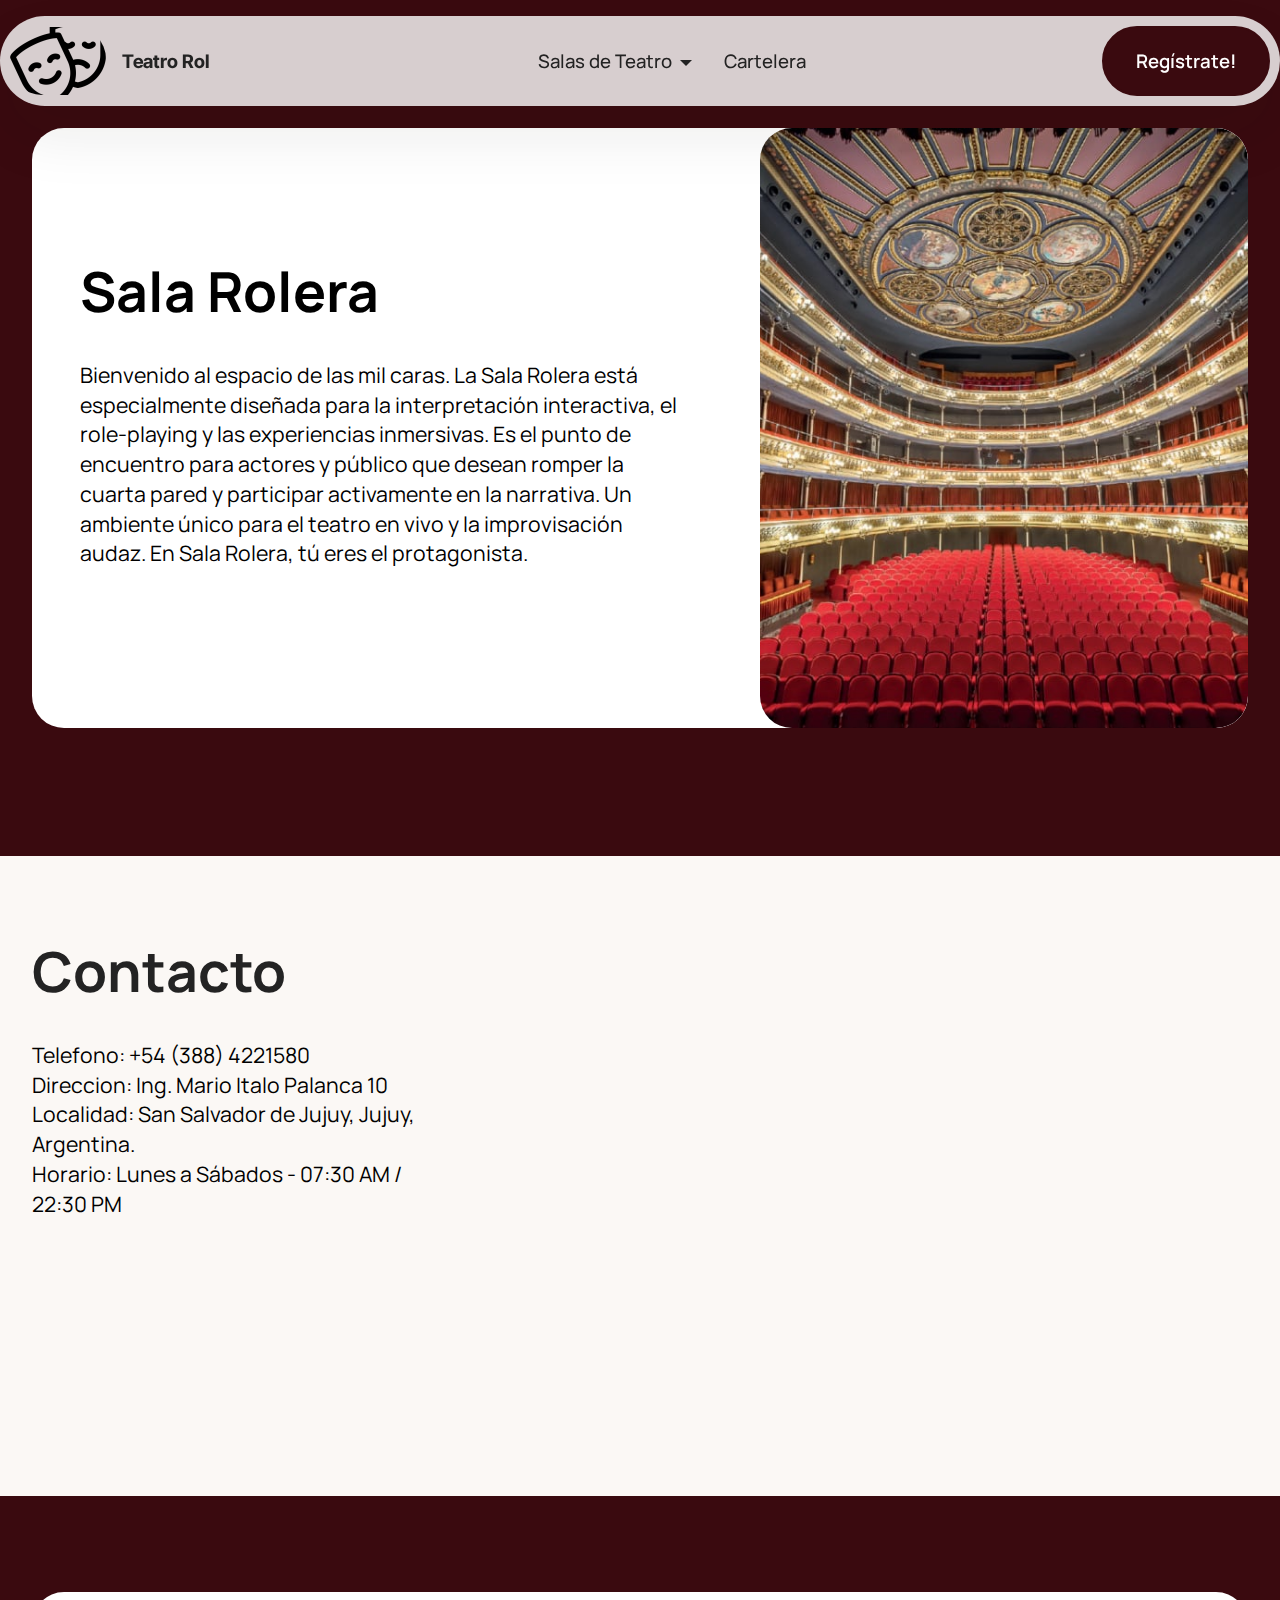
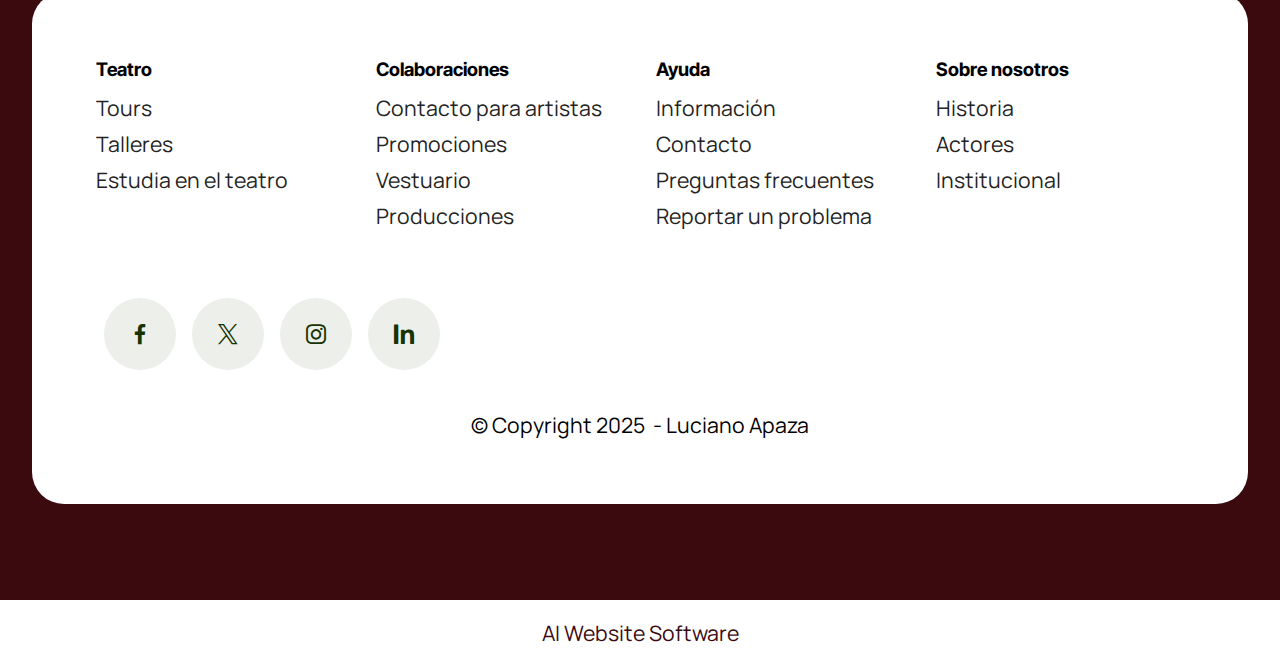
<file: SalaRol.html>
<!DOCTYPE html>
<html  >
<head>
  <!-- Site made with Mobirise Website Builder v6.1.9, https://mobirise.com -->
  <meta charset="UTF-8">
  <meta http-equiv="X-UA-Compatible" content="IE=edge">
  <meta name="generator" content="Mobirise v6.1.9, mobirise.com">
  <meta name="viewport" content="width=device-width, initial-scale=1, minimum-scale=1">
  <link rel="shortcut icon" href="assets/images/1778517-192x192.png" type="image/x-icon">
  <meta name="description" content="Explora la en vivo en nuestro teatro. Descubre espectáculos destacados, explora la programación completa y reserva tus asientos fácilmente. Disfruta de una experiencia unica.">
  
  
  <title>Sala Rol</title>
  <!-- Google tag (gtag.js) -->
<script async src="https://www.googletagmanager.com/gtag/js?id=G-QB3G7Z12Q8"></script>
<script>
  window.dataLayer = window.dataLayer || [];
  function gtag(){dataLayer.push(arguments);}
  gtag('js', new Date());

  gtag('config', 'G-QB3G7Z12Q8');
</script>
  <link rel="stylesheet" href="assets/web/assets/mobirise-icons2/mobirise2.css">
  <link rel="stylesheet" href="assets/bootstrap/css/bootstrap.min.css">
  <link rel="stylesheet" href="assets/dropdown/css/style.css">
  <link rel="stylesheet" href="assets/socicon/css/styles.css">
  <link rel="stylesheet" href="assets/theme/css/style.css">
  <link rel="preload" href="https://fonts.googleapis.com/css?family=Inter+Tight:100,200,300,400,500,600,700,800,900,100i,200i,300i,400i,500i,600i,700i,800i,900i&display=swap" as="style" onload="this.onload=null;this.rel='stylesheet'">
  <noscript><link rel="stylesheet" href="https://fonts.googleapis.com/css?family=Inter+Tight:100,200,300,400,500,600,700,800,900,100i,200i,300i,400i,500i,600i,700i,800i,900i&display=swap"></noscript>
  <link rel="preload" href="https://fonts.googleapis.com/css2?family=Manrope:wght@400;700&display=swap&display=swap" as="style" onload="this.onload=null;this.rel='stylesheet'">
  <noscript><link rel="stylesheet" href="https://fonts.googleapis.com/css2?family=Manrope:wght@400;700&display=swap&display=swap"></noscript>
  <link rel="preload" as="style" href="assets/mobirise/css/mbr-additional.css?v=EpuqEk"><link rel="stylesheet" href="assets/mobirise/css/mbr-additional.css?v=EpuqEk" type="text/css">

  
  
  
</head>
<body>
  
  <section data-bs-version="5.1" class="menu menu2 cid-v0vOY4H0mP" once="menu" id="menu02-13">
	

	<nav class="navbar navbar-dropdown navbar-fixed-top navbar-expand-lg">
		<div class="container">
			<div class="navbar-brand">
				<span class="navbar-logo">
					<a href="https://mobiri.se">
						<img src="assets/images/1778517-192x192.png" alt="Mobirise Website Builder" style="height: 4.3rem;">
					</a>
				</span>
				<span class="navbar-caption-wrap"><a class="navbar-caption text-black display-5" href="https://mobiri.se">Teatro Rol</a></span>
			</div>
			<button class="navbar-toggler" type="button" data-toggle="collapse" data-bs-toggle="collapse" data-target="#navbarSupportedContent" data-bs-target="#navbarSupportedContent" aria-controls="navbarNavAltMarkup" aria-expanded="false" aria-label="Toggle navigation">
				<div class="hamburger">
					<span></span>
					<span></span>
					<span></span>
					<span></span>
				</div>
			</button>
			<div class="collapse navbar-collapse" id="navbarSupportedContent">
				<ul class="navbar-nav nav-dropdown" data-app-modern-menu="true"><li class="nav-item dropdown open">
						<a class="nav-link link text-black dropdown-toggle show display-4" href="https://mobiri.se" data-toggle="dropdown-submenu" data-bs-toggle="dropdown" data-bs-auto-close="outside" aria-expanded="true">Salas de Teatro</a><div class="dropdown-menu show" aria-labelledby="dropdown-208" data-bs-popper="none"><a class="text-black dropdown-item text-primary display-4" href="SalaAlfa.html">Sala Alfa</a><a class="text-black show dropdown-item text-primary display-4" href="SalaOmega.html">Sala Omega</a><a class="text-black show dropdown-item text-primary display-4" href="SalaRol.html">Sala Rolera</a></div>
					</li><li class="nav-item">
						<a class="nav-link link text-black text-primary display-4" href="Cartelera.html" aria-expanded="false">Cartelera</a>
					</li></ul>
				
				<div class="navbar-buttons mbr-section-btn"><a class="btn btn-danger display-4" href="FormularioRegistro.html">Regístrate!</a></div>
			</div>
		</div>
	</nav>
</section>

<section data-bs-version="5.1" class="start article05 cid-v0vOY5aHrw" id="article05-14">
  

  
  

  <div class="container">
    <div class="row justify-content-center align-items-center">
      <div class="col-12">
        <div class="card-wrapper">
          <div class="row">
            <div class="col-12 col-md-12 col-lg-5 image-wrapper">
              <img class="w-100" src="assets/images/tetaro-principal3-973x649.jpg" alt="Mobirise Website Builder">
            </div>
            <div class="col-12 col-lg col-md-12">
              <div class="text-wrapper align-left">
                <h1 class="mbr-section-title mbr-fonts-style mb-4 display-2">
                  <strong>Sala Rolera</strong></h1>
                <p class="mbr-text mbr-fonts-style mb-4 display-7">Bienvenido al espacio de las mil caras. La Sala Rolera está especialmente diseñada para la interpretación interactiva, el role-playing y las experiencias inmersivas. Es el punto de encuentro para actores y público que desean romper la cuarta pared y participar activamente en la narrativa. Un ambiente único para el teatro en vivo y la improvisación audaz. En Sala Rolera, tú eres el protagonista.<br>
                </p>
                
              </div>
            </div>
          </div>
        </div>
      </div>
    </div>
  </div>
</section>

<section data-bs-version="5.1" class="contacts03 cid-v0vOY5tXT2" id="contacts03-15">
  

  
  <div class="container">
    <div class="row justify-content-center">
      <div class="col-lg-4">
        <div class="col-12 col-md-12">
          <h5 class="mbr-section-title mbr-fonts-style mt-0 mb-4 display-2">
            <strong>Contacto</strong></h5>
          <p class="mbr-section-subtitle mbr-fonts-style mt-0 mb-4 display-7">
            Telefono: +54 (388) 4221580<br>Direccion: Ing. Mario Italo Palanca 10<br>Localidad: San Salvador de Jujuy, Jujuy, Argentina.<br>Horario: Lunes a Sábados - 07:30 AM / 22:30 PM</p> 

          
        </div>
      </div>
        <div class="col-lg-8 side-features">
        <div class="google-map"><iframe frameborder="0" style="border:0" src="https://www.google.com/maps/embed?pb=!1m18!1m12!1m3!1d1819.7595696748406!2d-65.29400005160987!3d-24.18859136219776!2m3!1f0!2f0!3f0!3m2!1i1024!2i768!4f13.1!3m3!1m2!1s0x941b0f5bca584281%3A0xb1d519d50cac526d!2sFacultad%20de%20Ingenier%C3%ADa%20-%20UNJu!5e0!3m2!1ses-419!2sar!4v1761270079113!5m2!1ses-419!2sar" allowfullscreen=""></iframe></div>
      </div>
    </div>
  </div>
</section>

<section data-bs-version="5.1" class="footer1 cid-v0vOY6cklR" once="footers" id="footer01-16">
	

	
	
	<div class="container">
		<div class="row mbr-white">
			<div class="col-12 col-md-6 col-lg-3">
				<h5 class="mbr-section-subtitle mbr-fonts-style mb-2 display-5">
					<strong>Teatro</strong></h5>
				<ul class="list mbr-fonts-style display-7">
					<li class="mbr-text item-wrap"><span style="font-size: calc(1.14rem + 0.26 * ((100vw - 62rem) / 25));">Tours</span></li><li class="mbr-text item-wrap"><span style="font-size: calc(1.14rem + 0.26 * ((100vw - 62rem) / 25));">Talleres</span><br></li><li class="mbr-text item-wrap">Estudia en el teatro</li>
					<li class="mbr-text item-wrap"><br></li>
				</ul>
			</div>
			<div class="col-12 col-md-6 col-lg-3">
				<h5 class="mbr-section-subtitle mbr-fonts-style mb-2 display-5">
					<strong>Colaboraciones</strong></h5>
				<ul class="list mbr-fonts-style display-7">
					<li class="mbr-text item-wrap">Contacto para artistas</li>
					<li class="mbr-text item-wrap">Promociones</li>
					<li class="mbr-text item-wrap">Vestuario</li>
					<li class="mbr-text item-wrap">Producciones</li>
				</ul>
			</div>
			<div class="col-12 col-md-6 col-lg-3">
				<h5 class="mbr-section-subtitle mbr-fonts-style mb-2 display-5">
					<strong>Ayuda</strong></h5>
				<ul class="list mbr-fonts-style display-7">
					<li class="mbr-text item-wrap"><span style="font-size: calc(1.14rem + 0.26 * ((100vw - 62rem) / 25));">Información</span><br></li>
					<li class="mbr-text item-wrap">Contacto</li>
					<li class="mbr-text item-wrap">Preguntas frecuentes</li>
					<li class="mbr-text item-wrap">Reportar un problema</li>
				</ul>
			</div>
			<div class="col-12 col-md-6 col-lg-3">
				<h5 class="mbr-section-subtitle mbr-fonts-style mb-2 display-5">
					<strong>Sobre nosotros</strong></h5>
				<ul class="list mbr-fonts-style display-7">
					<li class="mbr-text item-wrap">Historia</li>
					<li class="mbr-text item-wrap">Actores</li>
					<li class="mbr-text item-wrap">Institucional</li>
				</ul>
			</div>
			<div class="col-12 mt-5 footer-col">
				

				<div class="social-row mt-2 display-7">
					<div class="soc-item">
						<a href="https://mobiri.se/">
							<span class="mbr-iconfont socicon socicon-facebook"></span>
						</a>
					</div>
					<div class="soc-item">
						<a href="https://mobiri.se/">
							<span class="mbr-iconfont socicon socicon-twitter"></span>
						</a>
					</div>
					<div class="soc-item">
						<a href="https://mobiri.se/">
							<span class="mbr-iconfont socicon socicon-instagram"></span>
						</a>
					</div>
					<div class="soc-item">
						<a href="https://mobiri.se/">
							<span class="mbr-iconfont socicon-logmein socicon"></span>
						</a>
					</div>
				</div>
			</div>
			<div class="col-12 mt-4">
				<p class="mbr-text mb-0 mbr-fonts-style copyright align-center display-7">
					© Copyright 2025&nbsp; - Luciano Apaza</p>
			</div>
		</div>
	</div>
</section><section class="display-7" style="padding: 0;align-items: center;justify-content: center;flex-wrap: wrap;    align-content: center;display: flex;position: relative;height: 4rem;"><a href="https://mobiri.se/" style="flex: 1 1;height: 4rem;position: absolute;width: 100%;z-index: 1;"><img alt="" style="height: 4rem;" src="[data-uri]"></a><p style="margin: 0;text-align: center;" class="display-7">&#8204;</p><a style="z-index:1" href="https://mobirise.com/builder/ai-website-builder.html">AI Website Software</a></section><script src="assets/bootstrap/js/bootstrap.bundle.min.js"></script>  <script src="assets/smoothscroll/smooth-scroll.js"></script>  <script src="assets/ytplayer/index.js"></script>  <script src="assets/dropdown/js/navbar-dropdown.js"></script>  <script src="assets/theme/js/script.js"></script>  
  
  
</body>
</html>
</file>
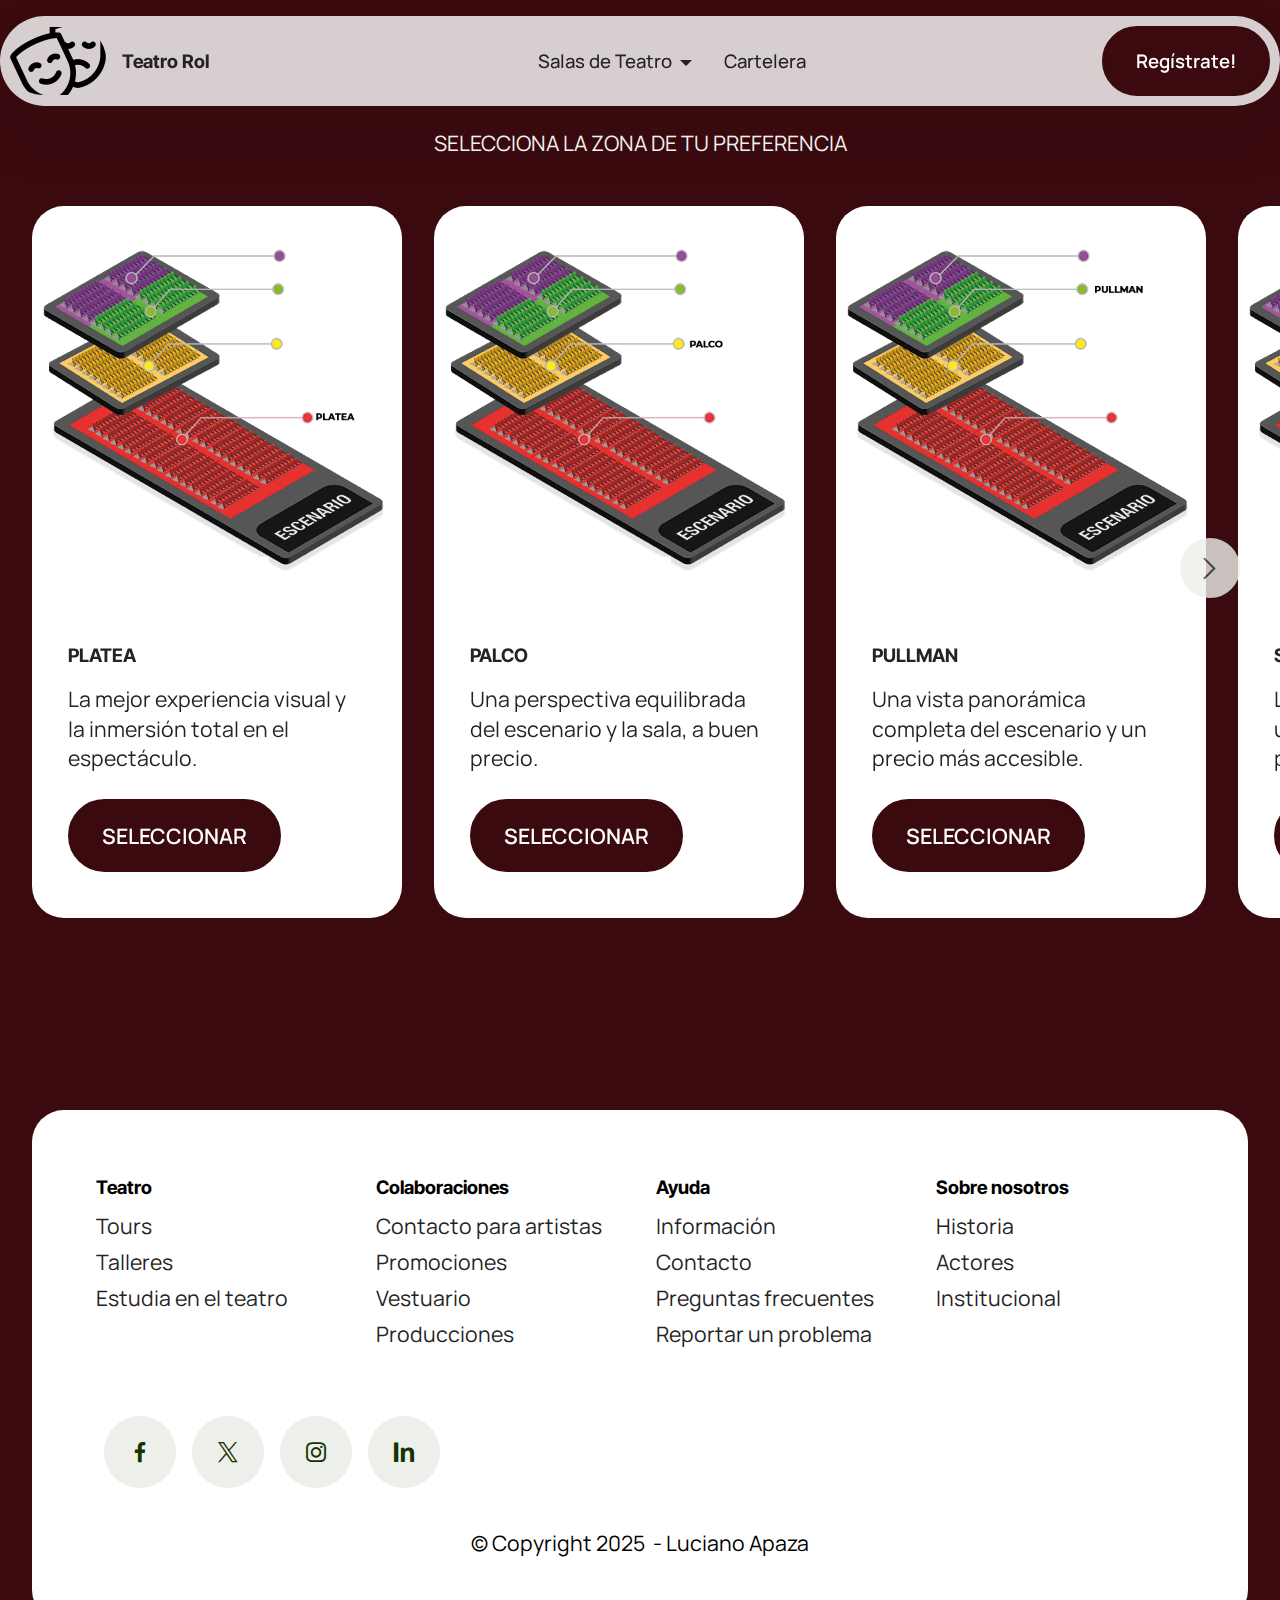
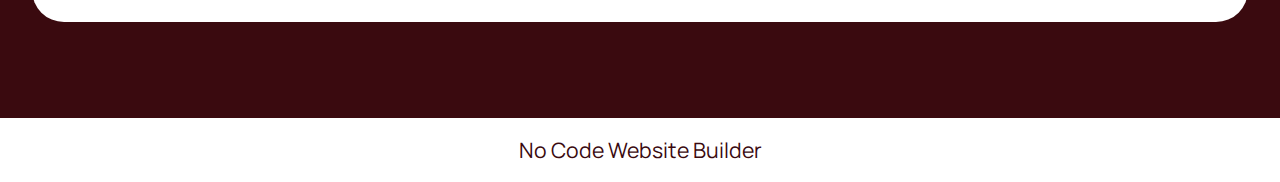
<file: SeleccionarButacas.html>
<!DOCTYPE html>
<html  >
<head>
  <!-- Site made with Mobirise Website Builder v6.1.9, https://mobirise.com -->
  <meta charset="UTF-8">
  <meta http-equiv="X-UA-Compatible" content="IE=edge">
  <meta name="generator" content="Mobirise v6.1.9, mobirise.com">
  <meta name="viewport" content="width=device-width, initial-scale=1, minimum-scale=1">
  <link rel="shortcut icon" href="assets/images/1778517-192x192.png" type="image/x-icon">
  <meta name="description" content="Explora la en vivo en nuestro teatro. Descubre espectáculos destacados, explora la programación completa y reserva tus asientos fácilmente. Disfruta de una experiencia unica.">
  
  
  <title>Selección de butacas</title>
  <!-- Google tag (gtag.js) -->
<script async src="https://www.googletagmanager.com/gtag/js?id=G-QB3G7Z12Q8"></script>
<script>
  window.dataLayer = window.dataLayer || [];
  function gtag(){dataLayer.push(arguments);}
  gtag('js', new Date());

  gtag('config', 'G-QB3G7Z12Q8');
</script>
  <link rel="stylesheet" href="assets/web/assets/mobirise-icons2/mobirise2.css">
  <link rel="stylesheet" href="assets/bootstrap/css/bootstrap.min.css">
  <link rel="stylesheet" href="assets/dropdown/css/style.css">
  <link rel="stylesheet" href="assets/socicon/css/styles.css">
  <link rel="stylesheet" href="assets/theme/css/style.css">
  <link rel="preload" href="https://fonts.googleapis.com/css?family=Inter+Tight:100,200,300,400,500,600,700,800,900,100i,200i,300i,400i,500i,600i,700i,800i,900i&display=swap" as="style" onload="this.onload=null;this.rel='stylesheet'">
  <noscript><link rel="stylesheet" href="https://fonts.googleapis.com/css?family=Inter+Tight:100,200,300,400,500,600,700,800,900,100i,200i,300i,400i,500i,600i,700i,800i,900i&display=swap"></noscript>
  <link rel="preload" href="https://fonts.googleapis.com/css2?family=Manrope:wght@400;700&display=swap&display=swap" as="style" onload="this.onload=null;this.rel='stylesheet'">
  <noscript><link rel="stylesheet" href="https://fonts.googleapis.com/css2?family=Manrope:wght@400;700&display=swap&display=swap"></noscript>
  <link rel="preload" as="style" href="assets/mobirise/css/mbr-additional.css?v=HEheRP"><link rel="stylesheet" href="assets/mobirise/css/mbr-additional.css?v=HEheRP" type="text/css">

  
  
  
</head>
<body>
  
  <section data-bs-version="5.1" class="menu menu2 cid-v0vREPCEpT" once="menu" id="menu02-1b">
	

	<nav class="navbar navbar-dropdown navbar-fixed-top navbar-expand-lg">
		<div class="container">
			<div class="navbar-brand">
				<span class="navbar-logo">
					<a href="https://mobiri.se">
						<img src="assets/images/1778517-192x192.png" alt="Mobirise Website Builder" style="height: 4.3rem;">
					</a>
				</span>
				<span class="navbar-caption-wrap"><a class="navbar-caption text-black display-5" href="https://mobiri.se">Teatro Rol</a></span>
			</div>
			<button class="navbar-toggler" type="button" data-toggle="collapse" data-bs-toggle="collapse" data-target="#navbarSupportedContent" data-bs-target="#navbarSupportedContent" aria-controls="navbarNavAltMarkup" aria-expanded="false" aria-label="Toggle navigation">
				<div class="hamburger">
					<span></span>
					<span></span>
					<span></span>
					<span></span>
				</div>
			</button>
			<div class="collapse navbar-collapse" id="navbarSupportedContent">
				<ul class="navbar-nav nav-dropdown" data-app-modern-menu="true"><li class="nav-item dropdown open">
						<a class="nav-link link text-black dropdown-toggle show display-4" href="https://mobiri.se" data-toggle="dropdown-submenu" data-bs-toggle="dropdown" data-bs-auto-close="outside" aria-expanded="true">Salas de Teatro</a><div class="dropdown-menu show" aria-labelledby="dropdown-208" data-bs-popper="none"><a class="text-black dropdown-item text-primary display-4" href="SalaAlfa.html">Sala Alfa</a><a class="text-black show dropdown-item text-primary display-4" href="SalaOmega.html">Sala Omega</a><a class="text-black show dropdown-item text-primary display-4" href="SalaRol.html">Sala Rolera</a></div>
					</li><li class="nav-item">
						<a class="nav-link link text-black text-primary display-4" href="Cartelera.html" aria-expanded="false">Cartelera</a>
					</li></ul>
				
				<div class="navbar-buttons mbr-section-btn"><a class="btn btn-danger display-4" href="FormularioRegistro.html">Regístrate!</a></div>
			</div>
		</div>
	</nav>
</section>

<section data-bs-version="5.1" class="features017 mbr-embla cid-v0vREQ3Fmb" id="features017-1c">
	
	
	<div class="position-relative">
		<div class="container-fluid">
			<div class="row justify-content-center">
				<div class="col-12 content-head">
					<div class="mbr-section-head mb-5">
						
						<h5 class="mbr-section-subtitle mbr-fonts-style align-center mb-0 mt-4 display-7">SELECCIONA LA ZONA DE TU PREFERENCIA</h5>
					</div>
				</div>
			</div>
		</div>

		<div class="embla" data-skip-snaps="true" data-align="center" data-contain-scroll="trimSnaps" data-auto-play-interval="5" data-draggable="true">
			<div class="embla__viewport container-fluid">
				<div class="embla__container">
					
					<div class="embla__slide slider-image item active" style="margin-left: 1rem; margin-right: 1rem;">
						<div class="slide-content">
							<div class="item-img">
								<div class="item-wrapper">
									<img src="assets/images/butaca1-1-600x600.png" alt="Mobirise Website Builder" title="" data-slide-to="0" data-bs-slide-to="0">
								</div>
							</div>
							<div class="item-content">
								<h5 class="item-title mbr-fonts-style display-5"><strong>PLATEA</strong></h5>
								
								<p class="mbr-text mbr-fonts-style mt-3 display-7">La mejor experiencia visual y la inmersión total en el espectáculo.</p>
							</div>
							<div class="mbr-section-btn item-footer mt-2"><a href="FormularioPago.html" class="btn item-btn btn-primary display-7">SELECCIONAR</a></div>
						</div>
					</div><div class="embla__slide slider-image item" style="margin-left: 1rem; margin-right: 1rem;">
						<div class="slide-content">
							<div class="item-img">
								<div class="item-wrapper">
									<img src="assets/images/butaca2-1-600x600.png" alt="Mobirise Website Builder" title="" data-slide-to="1" data-bs-slide-to="1">
								</div>
							</div>
							<div class="item-content">
								<h5 class="item-title mbr-fonts-style display-5"><strong>PALCO</strong></h5>
								
								<p class="mbr-text mbr-fonts-style mt-3 display-7">Una perspectiva equilibrada del escenario y la sala, a buen precio.</p>
							</div>
							<div class="mbr-section-btn item-footer mt-2"><a href="FormularioPago.html" class="btn item-btn btn-primary display-7">SELECCIONAR</a></div>
						</div>
					</div><div class="embla__slide slider-image item" style="margin-left: 1rem; margin-right: 1rem;">
						<div class="slide-content">
							<div class="item-img">
								<div class="item-wrapper">
									<img src="assets/images/butaca3-1-600x600.png" alt="Mobirise Website Builder" title="" data-slide-to="2" data-bs-slide-to="2">
								</div>
							</div>
							<div class="item-content">
								<h5 class="item-title mbr-fonts-style display-5">
									<strong>PULLMAN</strong></h5>
								
								<p class="mbr-text mbr-fonts-style mt-3 display-7">Una vista panorámica completa del escenario y un precio más accesible.</p>
							</div>
							<div class="mbr-section-btn item-footer mt-2"><a href="FormularioPago.html" class="btn item-btn btn-primary display-7">SELECCIONAR</a></div>
						</div>
					</div><div class="embla__slide slider-image item" style="margin-left: 1rem; margin-right: 1rem;">
						<div class="slide-content">
							<div class="item-img">
								<div class="item-wrapper">
									<img src="assets/images/butaca4-1-600x600.png" alt="Mobirise Website Builder" title="" data-slide-to="3" data-bs-slide-to="3">
								</div>
							</div>
							<div class="item-content">
								<h5 class="item-title mbr-fonts-style display-5">
									<strong>SUPERPULLMAN</strong></h5>
								
								<p class="mbr-text mbr-fonts-style mt-3 display-7">La opción más económica y una vista de pájaro de la puesta en escena.</p>
							</div>
							<div class="mbr-section-btn item-footer mt-2"><a href="FormularioPago.html" class="btn item-btn btn-primary display-7">SELECCIONAR</a></div>
						</div>
					</div>
					
					
					
					
					
					
				</div>
			</div>
			<button class="embla__button embla__button--prev">
				<span class="mobi-mbri mobi-mbri-arrow-prev mbr-iconfont" aria-hidden="true"></span>
				<span class="sr-only visually-hidden visually-hidden visually-hidden">Previous</span>
			</button>
			<button class="embla__button embla__button--next">
				<span class="mobi-mbri mobi-mbri-arrow-next mbr-iconfont" aria-hidden="true"></span>
				<span class="sr-only visually-hidden visually-hidden visually-hidden">Next</span>
			</button>
		</div>
	</div>
</section>

<section data-bs-version="5.1" class="footer1 cid-v0vRERRTVv" once="footers" id="footer01-1f">
	

	
	
	<div class="container">
		<div class="row mbr-white">
			<div class="col-12 col-md-6 col-lg-3">
				<h5 class="mbr-section-subtitle mbr-fonts-style mb-2 display-5">
					<strong>Teatro</strong></h5>
				<ul class="list mbr-fonts-style display-7">
					<li class="mbr-text item-wrap"><span style="font-size: calc(1.14rem + 0.26 * ((100vw - 62rem) / 25));">Tours</span></li><li class="mbr-text item-wrap"><span style="font-size: calc(1.14rem + 0.26 * ((100vw - 62rem) / 25));">Talleres</span><br></li><li class="mbr-text item-wrap">Estudia en el teatro</li>
					<li class="mbr-text item-wrap"><br></li>
				</ul>
			</div>
			<div class="col-12 col-md-6 col-lg-3">
				<h5 class="mbr-section-subtitle mbr-fonts-style mb-2 display-5">
					<strong>Colaboraciones</strong></h5>
				<ul class="list mbr-fonts-style display-7">
					<li class="mbr-text item-wrap">Contacto para artistas</li>
					<li class="mbr-text item-wrap">Promociones</li>
					<li class="mbr-text item-wrap">Vestuario</li>
					<li class="mbr-text item-wrap">Producciones</li>
				</ul>
			</div>
			<div class="col-12 col-md-6 col-lg-3">
				<h5 class="mbr-section-subtitle mbr-fonts-style mb-2 display-5">
					<strong>Ayuda</strong></h5>
				<ul class="list mbr-fonts-style display-7">
					<li class="mbr-text item-wrap"><span style="font-size: calc(1.14rem + 0.26 * ((100vw - 62rem) / 25));">Información</span><br></li>
					<li class="mbr-text item-wrap">Contacto</li>
					<li class="mbr-text item-wrap">Preguntas frecuentes</li>
					<li class="mbr-text item-wrap">Reportar un problema</li>
				</ul>
			</div>
			<div class="col-12 col-md-6 col-lg-3">
				<h5 class="mbr-section-subtitle mbr-fonts-style mb-2 display-5">
					<strong>Sobre nosotros</strong></h5>
				<ul class="list mbr-fonts-style display-7">
					<li class="mbr-text item-wrap">Historia</li>
					<li class="mbr-text item-wrap">Actores</li>
					<li class="mbr-text item-wrap">Institucional</li>
				</ul>
			</div>
			<div class="col-12 mt-5 footer-col">
				

				<div class="social-row mt-2 display-7">
					<div class="soc-item">
						<a href="https://mobiri.se/">
							<span class="mbr-iconfont socicon socicon-facebook"></span>
						</a>
					</div>
					<div class="soc-item">
						<a href="https://mobiri.se/">
							<span class="mbr-iconfont socicon socicon-twitter"></span>
						</a>
					</div>
					<div class="soc-item">
						<a href="https://mobiri.se/">
							<span class="mbr-iconfont socicon socicon-instagram"></span>
						</a>
					</div>
					<div class="soc-item">
						<a href="https://mobiri.se/">
							<span class="mbr-iconfont socicon-logmein socicon"></span>
						</a>
					</div>
				</div>
			</div>
			<div class="col-12 mt-4">
				<p class="mbr-text mb-0 mbr-fonts-style copyright align-center display-7">
					© Copyright 2025&nbsp; - Luciano Apaza</p>
			</div>
		</div>
	</div>
</section><section class="display-7" style="padding: 0;align-items: center;justify-content: center;flex-wrap: wrap;    align-content: center;display: flex;position: relative;height: 4rem;"><a href="https://mobiri.se/" style="flex: 1 1;height: 4rem;position: absolute;width: 100%;z-index: 1;"><img alt="" style="height: 4rem;" src="[data-uri]"></a><p style="margin: 0;text-align: center;" class="display-7">&#8204;</p><a style="z-index:1" href="https://mobirise.com/builder/no-code-website-builder.html">No Code Website Builder</a></section><script src="assets/bootstrap/js/bootstrap.bundle.min.js"></script>  <script src="assets/smoothscroll/smooth-scroll.js"></script>  <script src="assets/ytplayer/index.js"></script>  <script src="assets/dropdown/js/navbar-dropdown.js"></script>  <script src="assets/embla/embla.min.js"></script>  <script src="assets/embla/script.js"></script>  <script src="assets/theme/js/script.js"></script>  
  
  
</body>
</html>
</file>
<file: assets/web/assets/mobirise-icons2/mobirise2.css>
@font-face {
  font-family: 'Moririse2';
  font-display: swap;
  src:  url('mobirise2.eot?f2bix4');
  src:  url('mobirise2.eot?f2bix4#iefix') format('embedded-opentype'),
    url('mobirise2.woff2?f2bix4') format('woff2'),
    url('mobirise2.woff?f2bix4') format('woff'),
    url('mobirise2.ttf?f2bix4') format('truetype'),
    url('mobirise2.svg?f2bix4#mobirise2') format('svg');
  font-weight: normal;
  font-style: normal;
}

[class^="mobi-"], [class*=" mobi-"] {
  /* use !important to prevent issues with browser extensions that change fonts */
  font-family: 'Moririse2' !important;
  speak: none;
  font-style: normal;
  font-weight: normal;
  font-variant: normal;
  text-transform: none;
  line-height: 1;

  /* Better Font Rendering =========== */
  -webkit-font-smoothing: antialiased;
  -moz-osx-font-smoothing: grayscale;
}

.mobi-mbri-add-submenu:before {
  content: "\e900";
}
.mobi-mbri-alert:before {
  content: "\e901";
}
.mobi-mbri-align-center:before {
  content: "\e902";
}
.mobi-mbri-align-justify:before {
  content: "\e903";
}
.mobi-mbri-align-left:before {
  content: "\e904";
}
.mobi-mbri-align-right:before {
  content: "\e905";
}
.mobi-mbri-android:before {
  content: "\e906";
}
.mobi-mbri-apple:before {
  content: "\e907";
}
.mobi-mbri-arrow-down:before {
  content: "\e908";
}
.mobi-mbri-arrow-next:before {
  content: "\e909";
}
.mobi-mbri-arrow-prev:before {
  content: "\e90a";
}
.mobi-mbri-arrow-up:before {
  content: "\e90b";
}
.mobi-mbri-bold:before {
  content: "\e90c";
}
.mobi-mbri-bookmark:before {
  content: "\e90d";
}
.mobi-mbri-bootstrap:before {
  content: "\e90e";
}
.mobi-mbri-briefcase:before {
  content: "\e90f";
}
.mobi-mbri-browse:before {
  content: "\e910";
}
.mobi-mbri-bulleted-list:before {
  content: "\e911";
}
.mobi-mbri-calendar:before {
  content: "\e912";
}
.mobi-mbri-camera:before {
  content: "\e913";
}
.mobi-mbri-cart-add:before {
  content: "\e914";
}
.mobi-mbri-cart-full:before {
  content: "\e915";
}
.mobi-mbri-cash:before {
  content: "\e916";
}
.mobi-mbri-change-style:before {
  content: "\e917";
}
.mobi-mbri-chat:before {
  content: "\e918";
}
.mobi-mbri-clock:before {
  content: "\e919";
}
.mobi-mbri-close:before {
  content: "\e91a";
}
.mobi-mbri-cloud:before {
  content: "\e91b";
}
.mobi-mbri-code:before {
  content: "\e91c";
}
.mobi-mbri-contact-form:before {
  content: "\e91d";
}
.mobi-mbri-credit-card:before {
  content: "\e91e";
}
.mobi-mbri-cursor-click:before {
  content: "\e91f";
}
.mobi-mbri-cust-feedback:before {
  content: "\e920";
}
.mobi-mbri-database:before {
  content: "\e921";
}
.mobi-mbri-delivery:before {
  content: "\e922";
}
.mobi-mbri-desktop:before {
  content: "\e923";
}
.mobi-mbri-devices:before {
  content: "\e924";
}
.mobi-mbri-down:before {
  content: "\e925";
}
.mobi-mbri-download-2:before {
  content: "\e926";
}
.mobi-mbri-download:before {
  content: "\e927";
}
.mobi-mbri-drag-n-drop-2:before {
  content: "\e928";
}
.mobi-mbri-drag-n-drop:before {
  content: "\e929";
}
.mobi-mbri-edit-2:before {
  content: "\e92a";
}
.mobi-mbri-edit:before {
  content: "\e92b";
}
.mobi-mbri-error:before {
  content: "\e92c";
}
.mobi-mbri-extension:before {
  content: "\e92d";
}
.mobi-mbri-features:before {
  content: "\e92e";
}
.mobi-mbri-file:before {
  content: "\e92f";
}
.mobi-mbri-flag:before {
  content: "\e930";
}
.mobi-mbri-folder:before {
  content: "\e931";
}
.mobi-mbri-gift:before {
  content: "\e932";
}
.mobi-mbri-github:before {
  content: "\e933";
}
.mobi-mbri-globe-2:before {
  content: "\e934";
}
.mobi-mbri-globe:before {
  content: "\e935";
}
.mobi-mbri-growing-chart:before {
  content: "\e936";
}
.mobi-mbri-hearth:before {
  content: "\e937";
}
.mobi-mbri-help:before {
  content: "\e938";
}
.mobi-mbri-home:before {
  content: "\e939";
}
.mobi-mbri-hot-cup:before {
  content: "\e93a";
}
.mobi-mbri-idea:before {
  content: "\e93b";
}
.mobi-mbri-image-gallery:before {
  content: "\e93c";
}
.mobi-mbri-image-slider:before {
  content: "\e93d";
}
.mobi-mbri-info:before {
  content: "\e93e";
}
.mobi-mbri-italic:before {
  content: "\e93f";
}
.mobi-mbri-key:before {
  content: "\e940";
}
.mobi-mbri-laptop:before {
  content: "\e941";
}
.mobi-mbri-layers:before {
  content: "\e942";
}
.mobi-mbri-left-right:before {
  content: "\e943";
}
.mobi-mbri-left:before {
  content: "\e944";
}
.mobi-mbri-letter:before {
  content: "\e945";
}
.mobi-mbri-like:before {
  content: "\e946";
}
.mobi-mbri-link:before {
  content: "\e947";
}
.mobi-mbri-lock:before {
  content: "\e948";
}
.mobi-mbri-login:before {
  content: "\e949";
}
.mobi-mbri-logout:before {
  content: "\e94a";
}
.mobi-mbri-magic-stick:before {
  content: "\e94b";
}
.mobi-mbri-map-pin:before {
  content: "\e94c";
}
.mobi-mbri-menu:before {
  content: "\e94d";
}
.mobi-mbri-mobile-2:before {
  content: "\e94e";
}
.mobi-mbri-mobile-horizontal:before {
  content: "\e94f";
}
.mobi-mbri-mobile:before {
  content: "\e950";
}
.mobi-mbri-mobirise:before {
  content: "\e951";
}
.mobi-mbri-more-horizontal:before {
  content: "\e952";
}
.mobi-mbri-more-vertical:before {
  content: "\e953";
}
.mobi-mbri-music:before {
  content: "\e954";
}
.mobi-mbri-new-file:before {
  content: "\e955";
}
.mobi-mbri-numbered-list:before {
  content: "\e956";
}
.mobi-mbri-opened-folder:before {
  content: "\e957";
}
.mobi-mbri-pages:before {
  content: "\e958";
}
.mobi-mbri-paper-plane:before {
  content: "\e959";
}
.mobi-mbri-paperclip:before {
  content: "\e95a";
}
.mobi-mbri-phone:before {
  content: "\e95b";
}
.mobi-mbri-photo:before {
  content: "\e95c";
}
.mobi-mbri-photos:before {
  content: "\e95d";
}
.mobi-mbri-pin:before {
  content: "\e95e";
}
.mobi-mbri-play:before {
  content: "\e95f";
}
.mobi-mbri-plus:before {
  content: "\e960";
}
.mobi-mbri-preview:before {
  content: "\e961";
}
.mobi-mbri-print:before {
  content: "\e962";
}
.mobi-mbri-protect:before {
  content: "\e963";
}
.mobi-mbri-question:before {
  content: "\e964";
}
.mobi-mbri-quote-left:before {
  content: "\e965";
}
.mobi-mbri-quote-right:before {
  content: "\e966";
}
.mobi-mbri-redo:before {
  content: "\e967";
}
.mobi-mbri-refresh:before {
  content: "\e968";
}
.mobi-mbri-responsive-2:before {
  content: "\e969";
}
.mobi-mbri-responsive:before {
  content: "\e96a";
}
.mobi-mbri-right:before {
  content: "\e96b";
}
.mobi-mbri-rocket:before {
  content: "\e96c";
}
.mobi-mbri-sad-face:before {
  content: "\e96d";
}
.mobi-mbri-sale:before {
  content: "\e96e";
}
.mobi-mbri-save:before {
  content: "\e96f";
}
.mobi-mbri-search:before {
  content: "\e970";
}
.mobi-mbri-setting-2:before {
  content: "\e971";
}
.mobi-mbri-setting-3:before {
  content: "\e972";
}
.mobi-mbri-setting:before {
  content: "\e973";
}
.mobi-mbri-share:before {
  content: "\e974";
}
.mobi-mbri-shopping-bag:before {
  content: "\e975";
}
.mobi-mbri-shopping-basket:before {
  content: "\e976";
}
.mobi-mbri-shopping-cart:before {
  content: "\e977";
}
.mobi-mbri-sites:before {
  content: "\e978";
}
.mobi-mbri-smile-face:before {
  content: "\e979";
}
.mobi-mbri-speed:before {
  content: "\e97a";
}
.mobi-mbri-star:before {
  content: "\e97b";
}
.mobi-mbri-success:before {
  content: "\e97c";
}
.mobi-mbri-sun:before {
  content: "\e97d";
}
.mobi-mbri-sun2:before {
  content: "\e97e";
}
.mobi-mbri-tablet-vertical:before {
  content: "\e97f";
}
.mobi-mbri-tablet:before {
  content: "\e980";
}
.mobi-mbri-target:before {
  content: "\e981";
}
.mobi-mbri-timer:before {
  content: "\e982";
}
.mobi-mbri-to-ftp:before {
  content: "\e983";
}
.mobi-mbri-to-local-drive:before {
  content: "\e984";
}
.mobi-mbri-touch-swipe:before {
  content: "\e985";
}
.mobi-mbri-touch:before {
  content: "\e986";
}
.mobi-mbri-trash:before {
  content: "\e987";
}
.mobi-mbri-underline:before {
  content: "\e988";
}
.mobi-mbri-undo:before {
  content: "\e989";
}
.mobi-mbri-unlink:before {
  content: "\e98a";
}
.mobi-mbri-unlock:before {
  content: "\e98b";
}
.mobi-mbri-up-down:before {
  content: "\e98c";
}
.mobi-mbri-up:before {
  content: "\e98d";
}
.mobi-mbri-update:before {
  content: "\e98e";
}
.mobi-mbri-upload-2:before {
  content: "\e98f";
}
.mobi-mbri-upload:before {
  content: "\e990";
}
.mobi-mbri-user-2:before {
  content: "\e991";
}
.mobi-mbri-user:before {
  content: "\e992";
}
.mobi-mbri-users:before {
  content: "\e993";
}
.mobi-mbri-video-play:before {
  content: "\e994";
}
.mobi-mbri-video:before {
  content: "\e995";
}
.mobi-mbri-watch:before {
  content: "\e996";
}
.mobi-mbri-website-theme-2:before {
  content: "\e997";
}
.mobi-mbri-website-theme:before {
  content: "\e998";
}
.mobi-mbri-wifi:before {
  content: "\e999";
}
.mobi-mbri-windows:before {
  content: "\e99a";
}
.mobi-mbri-zoom-in:before {
  content: "\e99b";
}
.mobi-mbri-zoom-out:before {
  content: "\e99c";
}
</file>
<file: assets/dropdown/css/style.css>
.navbar-dropdown {
  left: 0;
  padding: 0;
  position: absolute;
  right: 0;
  top: 0;
  transition: all 0.45s ease;
  z-index: 1030;
  background: #282828; }
  .navbar-dropdown .navbar-logo {
    margin-right: 0.8rem;
    transition: margin 0.3s ease-in-out;
    vertical-align: middle; }
    .navbar-dropdown .navbar-logo img {
      height: 3.125rem;
      transition: all 0.3s ease-in-out; }
    .navbar-dropdown .navbar-logo.mbr-iconfont {
      font-size: 3.125rem;
      line-height: 3.125rem; }
  .navbar-dropdown .navbar-caption {
    font-weight: 700;
    white-space: normal;
    vertical-align: -4px;
    line-height: 3.125rem !important; }
    .navbar-dropdown .navbar-caption, .navbar-dropdown .navbar-caption:hover {
      color: inherit;
      text-decoration: none; }
  .navbar-dropdown .mbr-iconfont + .navbar-caption {
    vertical-align: -1px; }
  .navbar-dropdown.navbar-fixed-top {
    position: fixed; }
  .navbar-dropdown .navbar-brand span {
    vertical-align: -4px; }
  .navbar-dropdown.bg-color.transparent {
    background: none; }
  .navbar-dropdown.navbar-short .navbar-brand {
    padding: 0.625rem 0; }
    .navbar-dropdown.navbar-short .navbar-brand span {
      vertical-align: -1px; }
  .navbar-dropdown.navbar-short .navbar-caption {
    line-height: 2.375rem !important;
    vertical-align: -2px; }
  .navbar-dropdown.navbar-short .navbar-logo {
    margin-right: 0.5rem; }
    .navbar-dropdown.navbar-short .navbar-logo img {
      height: 2.375rem; }
    .navbar-dropdown.navbar-short .navbar-logo.mbr-iconfont {
      font-size: 2.375rem;
      line-height: 2.375rem; }
  .navbar-dropdown.navbar-short .mbr-table-cell {
    height: 3.625rem; }
  .navbar-dropdown .navbar-close {
    left: 0.6875rem;
    position: fixed;
    top: 0.75rem;
    z-index: 1000; }
  .navbar-dropdown .hamburger-icon {
    content: "";
    display: inline-block;
    vertical-align: middle;
    width: 16px;
    -webkit-box-shadow: 0 -6px 0 1px #282828,0 0 0 1px #282828,0 6px 0 1px #282828;
    -moz-box-shadow: 0 -6px 0 1px #282828,0 0 0 1px #282828,0 6px 0 1px #282828;
    box-shadow: 0 -6px 0 1px #282828,0 0 0 1px #282828,0 6px 0 1px #282828; }

.dropdown-menu .dropdown-toggle[data-toggle="dropdown-submenu"]::after {
  border-bottom: 0.35em solid transparent;
  border-left: 0.35em solid;
  border-right: 0;
  border-top: 0.35em solid transparent;
  margin-left: 0.3rem; }

.dropdown-menu .dropdown-item:focus {
  outline: 0; }

.nav-dropdown {
  font-size: 0.75rem;
  font-weight: 500;
  height: auto !important; }
  .nav-dropdown .nav-btn {
    padding-left: 1rem; }
  .nav-dropdown .link {
    margin: .667em 1.667em;
    font-weight: 500;
    padding: 0;
    transition: color .2s ease-in-out; }
    .nav-dropdown .link.dropdown-toggle {
      margin-right: 2.583em; }
      .nav-dropdown .link.dropdown-toggle::after {
        margin-left: .25rem;
        border-top: 0.35em solid;
        border-right: 0.35em solid transparent;
        border-left: 0.35em solid transparent;
        border-bottom: 0; }
      .nav-dropdown .link.dropdown-toggle[aria-expanded="true"] {
        margin: 0;
        padding: 0.667em 3.263em  0.667em 1.667em; }
  .nav-dropdown .link::after,
  .nav-dropdown .dropdown-item::after {
    color: inherit; }
  .nav-dropdown .btn {
    font-size: 0.75rem;
    font-weight: 700;
    letter-spacing: 0;
    margin-bottom: 0;
    padding-left: 1.25rem;
    padding-right: 1.25rem; }
  .nav-dropdown .dropdown-menu {
    border-radius: 0;
    border: 0;
    left: 0;
    margin: 0;
    padding-bottom: 1.25rem;
    padding-top: 1.25rem;
    position: relative; }
  .nav-dropdown .dropdown-submenu {
    margin-left: 0.125rem;
    top: 0; }
  .nav-dropdown .dropdown-item {
    font-weight: 500;
    line-height: 2;
    padding: 0.3846em 4.615em 0.3846em 1.5385em;
    position: relative;
    transition: color .2s ease-in-out, background-color .2s ease-in-out; }
    .nav-dropdown .dropdown-item::after {
      margin-top: -0.3077em;
      position: absolute;
      right: 1.1538em;
      top: 50%; }
    .nav-dropdown .dropdown-item:focus, .nav-dropdown .dropdown-item:hover {
      background: none; }

@media (max-width: 767px) {
  .nav-dropdown.navbar-toggleable-sm {
    bottom: 0;
    display: none;
    left: 0;
    overflow-x: hidden;
    position: fixed;
    top: 0;
    transform: translateX(-100%);
    -ms-transform: translateX(-100%);
    -webkit-transform: translateX(-100%);
    width: 18.75rem;
    z-index: 999; } }
.nav-dropdown.navbar-toggleable-xl {
  bottom: 0;
  display: none;
  left: 0;
  overflow-x: hidden;
  position: fixed;
  top: 0;
  transform: translateX(-100%);
  -ms-transform: translateX(-100%);
  -webkit-transform: translateX(-100%);
  width: 18.75rem;
  z-index: 999; }

.nav-dropdown-sm {
  display: block !important;
  overflow-x: hidden;
  overflow: auto;
  padding-top: 3.875rem; }
  .nav-dropdown-sm::after {
    content: "";
    display: block;
    height: 3rem;
    width: 100%; }
  .nav-dropdown-sm.collapse.in ~ .navbar-close {
    display: block !important; }
  .nav-dropdown-sm.collapsing, .nav-dropdown-sm.collapse.in {
    transform: translateX(0);
    -ms-transform: translateX(0);
    -webkit-transform: translateX(0);
    transition: all 0.25s ease-out;
    -webkit-transition: all 0.25s ease-out;
    background: #282828; }
  .nav-dropdown-sm.collapsing[aria-expanded="false"] {
    transform: translateX(-100%);
    -ms-transform: translateX(-100%);
    -webkit-transform: translateX(-100%); }
  .nav-dropdown-sm .nav-item {
    display: block;
    margin-left: 0 !important;
    padding-left: 0; }
  .nav-dropdown-sm .link,
  .nav-dropdown-sm .dropdown-item {
    border-top: 1px dotted rgba(255, 255, 255, 0.1);
    font-size: 0.8125rem;
    line-height: 1.6;
    margin: 0 !important;
    padding: 0.875rem 2.4rem 0.875rem 1.5625rem !important;
    position: relative;
    white-space: normal; }
    .nav-dropdown-sm .link:focus, .nav-dropdown-sm .link:hover,
    .nav-dropdown-sm .dropdown-item:focus,
    .nav-dropdown-sm .dropdown-item:hover {
      background: rgba(0, 0, 0, 0.2) !important;
      color: #c0a375; }
  .nav-dropdown-sm .nav-btn {
    position: relative;
    padding: 1.5625rem 1.5625rem 0 1.5625rem; }
    .nav-dropdown-sm .nav-btn::before {
      border-top: 1px dotted rgba(255, 255, 255, 0.1);
      content: "";
      left: 0;
      position: absolute;
      top: 0;
      width: 100%; }
    .nav-dropdown-sm .nav-btn + .nav-btn {
      padding-top: 0.625rem; }
      .nav-dropdown-sm .nav-btn + .nav-btn::before {
        display: none; }
  .nav-dropdown-sm .btn {
    padding: 0.625rem 0; }
  .nav-dropdown-sm .dropdown-toggle[data-toggle="dropdown-submenu"]::after {
    margin-left: .25rem;
    border-top: 0.35em solid;
    border-right: 0.35em solid transparent;
    border-left: 0.35em solid transparent;
    border-bottom: 0; }
  .nav-dropdown-sm .dropdown-toggle[data-toggle="dropdown-submenu"][aria-expanded="true"]::after {
    border-top: 0;
    border-right: 0.35em solid transparent;
    border-left: 0.35em solid transparent;
    border-bottom: 0.35em solid; }
  .nav-dropdown-sm .dropdown-menu {
    margin: 0;
    padding: 0;
    position: relative;
    top: 0;
    left: 0;
    width: 100%;
    border: 0;
    float: none;
    border-radius: 0;
    background: none; }
  .nav-dropdown-sm .dropdown-submenu {
    left: 100%;
    margin-left: 0.125rem;
    margin-top: -1.25rem;
    top: 0; }

.navbar-toggleable-sm .nav-dropdown .dropdown-menu {
  position: absolute; }

.navbar-toggleable-sm .nav-dropdown .dropdown-submenu {
  left: 100%;
  margin-left: 0.125rem;
  margin-top: -1.25rem;
  top: 0; }

.navbar-toggleable-sm.opened .nav-dropdown .dropdown-menu {
  position: relative; }

.navbar-toggleable-sm.opened .nav-dropdown .dropdown-submenu {
  left: 0;
  margin-left: 00rem;
  margin-top: 0rem;
  top: 0; }

.is-builder .nav-dropdown.collapsing {
  transition: none !important; }
</file>
<file: assets/socicon/css/styles.css>
@charset "UTF-8";

@font-face {
  font-family: 'Socicon';
  src:  url('../fonts/socicon.eot');
  src:  url('../fonts/socicon.eot?#iefix') format('embedded-opentype'),
    url('../fonts/socicon.woff2') format('woff2'),
    url('../fonts/socicon.ttf') format('truetype'),
    url('../fonts/socicon.woff') format('woff'),
    url('../fonts/socicon.svg#socicon') format('svg');
  font-weight: normal;
  font-style: normal;
  font-display: swap;
}

[data-icon]:before {
  font-family: "socicon" !important;
  content: attr(data-icon);
  font-style: normal !important;
  font-weight: normal !important;
  font-variant: normal !important;
  text-transform: none !important;
  speak: none;
  line-height: 1;
  -webkit-font-smoothing: antialiased;
  -moz-osx-font-smoothing: grayscale;
}

[class^="socicon-"], [class*=" socicon-"] {
  /* use !important to prevent issues with browser extensions that change fonts */
  font-family: 'Socicon' !important;
  speak: none;
  font-style: normal;
  font-weight: normal;
  font-variant: normal;
  text-transform: none;
  line-height: 1;

  /* Better Font Rendering =========== */
  -webkit-font-smoothing: antialiased;
  -moz-osx-font-smoothing: grayscale;
}

.socicon-500px:before {
  content: "\e000";
}
.socicon-8tracks:before {
  content: "\e001";
}
.socicon-airbnb:before {
  content: "\e002";
}
.socicon-alliance:before {
  content: "\e003";
}
.socicon-amazon:before {
  content: "\e004";
}
.socicon-amplement:before {
  content: "\e005";
}
.socicon-android:before {
  content: "\e006";
}
.socicon-angellist:before {
  content: "\e007";
}
.socicon-apple:before {
  content: "\e008";
}
.socicon-appnet:before {
  content: "\e009";
}
.socicon-baidu:before {
  content: "\e00a";
}
.socicon-bandcamp:before {
  content: "\e00b";
}
.socicon-battlenet:before {
  content: "\e00c";
}
.socicon-mixer:before {
  content: "\e00d";
}
.socicon-bebee:before {
  content: "\e00e";
}
.socicon-bebo:before {
  content: "\e00f";
}
.socicon-behance:before {
  content: "\e010";
}
.socicon-blizzard:before {
  content: "\e011";
}
.socicon-blogger:before {
  content: "\e012";
}
.socicon-buffer:before {
  content: "\e013";
}
.socicon-chrome:before {
  content: "\e014";
}
.socicon-coderwall:before {
  content: "\e015";
}
.socicon-curse:before {
  content: "\e016";
}
.socicon-dailymotion:before {
  content: "\e017";
}
.socicon-deezer:before {
  content: "\e018";
}
.socicon-delicious:before {
  content: "\e019";
}
.socicon-deviantart:before {
  content: "\e01a";
}
.socicon-diablo:before {
  content: "\e01b";
}
.socicon-digg:before {
  content: "\e01c";
}
.socicon-discord:before {
  content: "\e01d";
}
.socicon-disqus:before {
  content: "\e01e";
}
.socicon-douban:before {
  content: "\e01f";
}
.socicon-draugiem:before {
  content: "\e020";
}
.socicon-dribbble:before {
  content: "\e021";
}
.socicon-drupal:before {
  content: "\e022";
}
.socicon-ebay:before {
  content: "\e023";
}
.socicon-ello:before {
  content: "\e024";
}
.socicon-endomodo:before {
  content: "\e025";
}
.socicon-envato:before {
  content: "\e026";
}
.socicon-etsy:before {
  content: "\e027";
}
.socicon-facebook:before {
  content: "\e028";
}
.socicon-feedburner:before {
  content: "\e029";
}
.socicon-filmweb:before {
  content: "\e02a";
}
.socicon-firefox:before {
  content: "\e02b";
}
.socicon-flattr:before {
  content: "\e02c";
}
.socicon-flickr:before {
  content: "\e02d";
}
.socicon-formulr:before {
  content: "\e02e";
}
.socicon-forrst:before {
  content: "\e02f";
}
.socicon-foursquare:before {
  content: "\e030";
}
.socicon-friendfeed:before {
  content: "\e031";
}
.socicon-github:before {
  content: "\e032";
}
.socicon-goodreads:before {
  content: "\e033";
}
.socicon-google:before {
  content: "\e034";
}
.socicon-googlescholar:before {
  content: "\e035";
}
.socicon-googlegroups:before {
  content: "\e036";
}
.socicon-googlephotos:before {
  content: "\e037";
}
.socicon-googleplus:before {
  content: "\e038";
}
.socicon-grooveshark:before {
  content: "\e039";
}
.socicon-hackerrank:before {
  content: "\e03a";
}
.socicon-hearthstone:before {
  content: "\e03b";
}
.socicon-hellocoton:before {
  content: "\e03c";
}
.socicon-heroes:before {
  content: "\e03d";
}
.socicon-smashcast:before {
  content: "\e03e";
}
.socicon-horde:before {
  content: "\e03f";
}
.socicon-houzz:before {
  content: "\e040";
}
.socicon-icq:before {
  content: "\e041";
}
.socicon-identica:before {
  content: "\e042";
}
.socicon-imdb:before {
  content: "\e043";
}
.socicon-instagram:before {
  content: "\e044";
}
.socicon-issuu:before {
  content: "\e045";
}
.socicon-istock:before {
  content: "\e046";
}
.socicon-itunes:before {
  content: "\e047";
}
.socicon-keybase:before {
  content: "\e048";
}
.socicon-lanyrd:before {
  content: "\e049";
}
.socicon-lastfm:before {
  content: "\e04a";
}
.socicon-line:before {
  content: "\e04b";
}
.socicon-linkedin:before {
  content: "\e04c";
}
.socicon-livejournal:before {
  content: "\e04d";
}
.socicon-lyft:before {
  content: "\e04e";
}
.socicon-macos:before {
  content: "\e04f";
}
.socicon-mail:before {
  content: "\e050";
}
.socicon-medium:before {
  content: "\e051";
}
.socicon-meetup:before {
  content: "\e052";
}
.socicon-mixcloud:before {
  content: "\e053";
}
.socicon-modelmayhem:before {
  content: "\e054";
}
.socicon-mumble:before {
  content: "\e055";
}
.socicon-myspace:before {
  content: "\e056";
}
.socicon-newsvine:before {
  content: "\e057";
}
.socicon-nintendo:before {
  content: "\e058";
}
.socicon-npm:before {
  content: "\e059";
}
.socicon-odnoklassniki:before {
  content: "\e05a";
}
.socicon-openid:before {
  content: "\e05b";
}
.socicon-opera:before {
  content: "\e05c";
}
.socicon-outlook:before {
  content: "\e05d";
}
.socicon-overwatch:before {
  content: "\e05e";
}
.socicon-patreon:before {
  content: "\e05f";
}
.socicon-paypal:before {
  content: "\e060";
}
.socicon-periscope:before {
  content: "\e061";
}
.socicon-persona:before {
  content: "\e062";
}
.socicon-pinterest:before {
  content: "\e063";
}
.socicon-play:before {
  content: "\e064";
}
.socicon-player:before {
  content: "\e065";
}
.socicon-playstation:before {
  content: "\e066";
}
.socicon-pocket:before {
  content: "\e067";
}
.socicon-qq:before {
  content: "\e068";
}
.socicon-quora:before {
  content: "\e069";
}
.socicon-raidcall:before {
  content: "\e06a";
}
.socicon-ravelry:before {
  content: "\e06b";
}
.socicon-reddit:before {
  content: "\e06c";
}
.socicon-renren:before {
  content: "\e06d";
}
.socicon-researchgate:before {
  content: "\e06e";
}
.socicon-residentadvisor:before {
  content: "\e06f";
}
.socicon-reverbnation:before {
  content: "\e070";
}
.socicon-rss:before {
  content: "\e071";
}
.socicon-sharethis:before {
  content: "\e072";
}
.socicon-skype:before {
  content: "\e073";
}
.socicon-slideshare:before {
  content: "\e074";
}
.socicon-smugmug:before {
  content: "\e075";
}
.socicon-snapchat:before {
  content: "\e076";
}
.socicon-songkick:before {
  content: "\e077";
}
.socicon-soundcloud:before {
  content: "\e078";
}
.socicon-spotify:before {
  content: "\e079";
}
.socicon-stackexchange:before {
  content: "\e07a";
}
.socicon-stackoverflow:before {
  content: "\e07b";
}
.socicon-starcraft:before {
  content: "\e07c";
}
.socicon-stayfriends:before {
  content: "\e07d";
}
.socicon-steam:before {
  content: "\e07e";
}
.socicon-storehouse:before {
  content: "\e07f";
}
.socicon-strava:before {
  content: "\e080";
}
.socicon-streamjar:before {
  content: "\e081";
}
.socicon-stumbleupon:before {
  content: "\e082";
}
.socicon-swarm:before {
  content: "\e083";
}
.socicon-teamspeak:before {
  content: "\e084";
}
.socicon-teamviewer:before {
  content: "\e085";
}
.socicon-technorati:before {
  content: "\e086";
}
.socicon-telegram:before {
  content: "\e087";
}
.socicon-tripadvisor:before {
  content: "\e088";
}
.socicon-tripit:before {
  content: "\e089";
}
.socicon-triplej:before {
  content: "\e08a";
}
.socicon-tumblr:before {
  content: "\e08b";
}
.socicon-twitch:before {
  content: "\e08c";
}
.socicon-twitter:before {
  content: "\e08d";
}
.socicon-uber:before {
  content: "\e08e";
}
.socicon-ventrilo:before {
  content: "\e08f";
}
.socicon-viadeo:before {
  content: "\e090";
}
.socicon-viber:before {
  content: "\e091";
}
.socicon-viewbug:before {
  content: "\e092";
}
.socicon-vimeo:before {
  content: "\e093";
}
.socicon-vine:before {
  content: "\e094";
}
.socicon-vkontakte:before {
  content: "\e095";
}
.socicon-warcraft:before {
  content: "\e096";
}
.socicon-wechat:before {
  content: "\e097";
}
.socicon-weibo:before {
  content: "\e098";
}
.socicon-whatsapp:before {
  content: "\e099";
}
.socicon-wikipedia:before {
  content: "\e09a";
}
.socicon-windows:before {
  content: "\e09b";
}
.socicon-wordpress:before {
  content: "\e09c";
}
.socicon-wykop:before {
  content: "\e09d";
}
.socicon-xbox:before {
  content: "\e09e";
}
.socicon-xing:before {
  content: "\e09f";
}
.socicon-yahoo:before {
  content: "\e0a0";
}
.socicon-yammer:before {
  content: "\e0a1";
}
.socicon-yandex:before {
  content: "\e0a2";
}
.socicon-yelp:before {
  content: "\e0a3";
}
.socicon-younow:before {
  content: "\e0a4";
}
.socicon-youtube:before {
  content: "\e0a5";
}
.socicon-zapier:before {
  content: "\e0a6";
}
.socicon-zerply:before {
  content: "\e0a7";
}
.socicon-zomato:before {
  content: "\e0a8";
}
.socicon-zynga:before {
  content: "\e0a9";
}
.socicon-bluesky:before {
  content: "\e0aa";
}
.socicon-threads:before {
  content: "\e0ab";
}
.socicon-spreadshirt:before {
  content: "\e901";
}
.socicon-gamejolt:before {
  content: "\e902";
}
.socicon-trello:before {
  content: "\e903";
}
.socicon-tunein:before {
  content: "\e904";
}
.socicon-bloglovin:before {
  content: "\e905";
}
.socicon-gamewisp:before {
  content: "\e906";
}
.socicon-messenger:before {
  content: "\e907";
}
.socicon-pandora:before {
  content: "\e908";
}
.socicon-augment:before {
  content: "\e909";
}
.socicon-bitbucket:before {
  content: "\e90a";
}
.socicon-fyuse:before {
  content: "\e90b";
}
.socicon-yt-gaming:before {
  content: "\e90c";
}
.socicon-sketchfab:before {
  content: "\e90d";
}
.socicon-mobcrush:before {
  content: "\e90e";
}
.socicon-microsoft:before {
  content: "\e90f";
}
.socicon-realtor:before {
  content: "\e910";
}
.socicon-tidal:before {
  content: "\e911";
}
.socicon-qobuz:before {
  content: "\e912";
}
.socicon-natgeo:before {
  content: "\e913";
}
.socicon-mastodon:before {
  content: "\e914";
}
.socicon-unsplash:before {
  content: "\e915";
}
.socicon-homeadvisor:before {
  content: "\e916";
}
.socicon-angieslist:before {
  content: "\e917";
}
.socicon-codepen:before {
  content: "\e918";
}
.socicon-slack:before {
  content: "\e919";
}
.socicon-openaigym:before {
  content: "\e91a";
}
.socicon-logmein:before {
  content: "\e91b";
}
.socicon-fiverr:before {
  content: "\e91c";
}
.socicon-gotomeeting:before {
  content: "\e91d";
}
.socicon-aliexpress:before {
  content: "\e91e";
}
.socicon-guru:before {
  content: "\e91f";
}
.socicon-appstore:before {
  content: "\e920";
}
.socicon-homes:before {
  content: "\e921";
}
.socicon-zoom:before {
  content: "\e922";
}
.socicon-alibaba:before {
  content: "\e923";
}
.socicon-craigslist:before {
  content: "\e924";
}
.socicon-wix:before {
  content: "\e925";
}
.socicon-redfin:before {
  content: "\e926";
}
.socicon-googlecalendar:before {
  content: "\e927";
}
.socicon-shopify:before {
  content: "\e928";
}
.socicon-freelancer:before {
  content: "\e929";
}
.socicon-seedrs:before {
  content: "\e92a";
}
.socicon-bing:before {
  content: "\e92b";
}
.socicon-doodle:before {
  content: "\e92c";
}
.socicon-bonanza:before {
  content: "\e92d";
}
.socicon-squarespace:before {
  content: "\e92e";
}
.socicon-toptal:before {
  content: "\e92f";
}
.socicon-gust:before {
  content: "\e930";
}
.socicon-ask:before {
  content: "\e931";
}
.socicon-trulia:before {
  content: "\e932";
}
.socicon-loomly:before {
  content: "\e933";
}
.socicon-ghost:before {
  content: "\e934";
}
.socicon-upwork:before {
  content: "\e935";
}
.socicon-fundable:before {
  content: "\e936";
}
.socicon-booking:before {
  content: "\e937";
}
.socicon-googlemaps:before {
  content: "\e938";
}
.socicon-zillow:before {
  content: "\e939";
}
.socicon-niconico:before {
  content: "\e93a";
}
.socicon-toneden:before {
  content: "\e93b";
}
.socicon-crunchbase:before {
  content: "\e93c";
}
.socicon-homefy:before {
  content: "\e93d";
}
.socicon-calendly:before {
  content: "\e93e";
}
.socicon-livemaster:before {
  content: "\e93f";
}
.socicon-udemy:before {
  content: "\e940";
}
.socicon-codered:before {
  content: "\e941";
}
.socicon-origin:before {
  content: "\e942";
}
.socicon-nextdoor:before {
  content: "\e943";
}
.socicon-portfolio:before {
  content: "\e944";
}
.socicon-instructables:before {
  content: "\e945";
}
.socicon-gitlab:before {
  content: "\e946";
}
.socicon-hackernews:before {
  content: "\e947";
}
.socicon-smashwords:before {
  content: "\e948";
}
.socicon-kobo:before {
  content: "\e949";
}
.socicon-bookbub:before {
  content: "\e94a";
}
.socicon-mailru:before {
  content: "\e94b";
}
.socicon-moddb:before {
  content: "\e94c";
}
.socicon-indiedb:before {
  content: "\e94d";
}
.socicon-traxsource:before {
  content: "\e94e";
}
.socicon-gamefor:before {
  content: "\e94f";
}
.socicon-pixiv:before {
  content: "\e950";
}
.socicon-myanimelist:before {
  content: "\e951";
}
.socicon-blackberry:before {
  content: "\e952";
}
.socicon-wickr:before {
  content: "\e953";
}
.socicon-spip:before {
  content: "\e954";
}
.socicon-napster:before {
  content: "\e955";
}
.socicon-beatport:before {
  content: "\e956";
}
.socicon-hackerone:before {
  content: "\e957";
}
.socicon-internet:before {
  content: "\e958";
}
.socicon-ubuntu:before {
  content: "\e959";
}
.socicon-artstation:before {
  content: "\e95a";
}
.socicon-invision:before {
  content: "\e95b";
}
.socicon-torial:before {
  content: "\e95c";
}
.socicon-collectorz:before {
  content: "\e95d";
}
.socicon-seenthis:before {
  content: "\e95e";
}
.socicon-googleplaymusic:before {
  content: "\e95f";
}
.socicon-debian:before {
  content: "\e960";
}
.socicon-filmfreeway:before {
  content: "\e961";
}
.socicon-gnome:before {
  content: "\e962";
}
.socicon-itchio:before {
  content: "\e963";
}
.socicon-jamendo:before {
  content: "\e964";
}
.socicon-mix:before {
  content: "\e965";
}
.socicon-sharepoint:before {
  content: "\e966";
}
.socicon-tinder:before {
  content: "\e967";
}
.socicon-windguru:before {
  content: "\e968";
}
.socicon-cdbaby:before {
  content: "\e969";
}
.socicon-elementaryos:before {
  content: "\e96a";
}
.socicon-stage32:before {
  content: "\e96b";
}
.socicon-tiktok:before {
  content: "\e96c";
}
.socicon-gitter:before {
  content: "\e96d";
}
.socicon-letterboxd:before {
  content: "\e96e";
}
.socicon-threema:before {
  content: "\e96f";
}
.socicon-splice:before {
  content: "\e970";
}
.socicon-metapop:before {
  content: "\e971";
}
.socicon-naver:before {
  content: "\e972";
}
.socicon-remote:before {
  content: "\e973";
}
.socicon-flipboard:before {
  content: "\e974";
}
.socicon-googlehangouts:before {
  content: "\e975";
}
.socicon-dlive:before {
  content: "\e976";
}
.socicon-vsco:before {
  content: "\e977";
}
.socicon-stitcher:before {
  content: "\e978";
}
.socicon-avvo:before {
  content: "\e979";
}
.socicon-redbubble:before {
  content: "\e97a";
}
.socicon-society6:before {
  content: "\e97b";
}
.socicon-zazzle:before {
  content: "\e97c";
}
.socicon-eitaa:before {
  content: "\e97d";
}
.socicon-soroush:before {
  content: "\e97e";
}
.socicon-bale:before {
  content: "\e97f";
}
</file>
<file: assets/theme/css/style.css>
@charset "UTF-8";
section {
  background-color: #ffffff;
}

body {
  font-style: normal;
  line-height: 1.5;
  font-weight: 400;
  color: #232323;
  position: relative;
}

button {
  background-color: transparent;
  border-color: transparent;
}

.embla__button,
.carousel-control {
  background-color: #edefea !important;
  opacity: 0.8 !important;
  color: #464845 !important;
  border-color: #edefea !important;
}

.carousel .close,
.modalWindow .close {
  background-color: #edefea !important;
  color: #464845 !important;
  border-color: #edefea !important;
  opacity: 0.8 !important;
}

.carousel .close:hover,
.modalWindow .close:hover {
  opacity: 1 !important;
}

.carousel-indicators li {
  background-color: #edefea !important;
  border: 2px solid #464845 !important;
}

.carousel-indicators li:hover,
.carousel-indicators li:active {
  opacity: 0.8 !important;
}

.embla__button:hover,
.carousel-control:hover {
  background-color: #edefea !important;
  opacity: 1 !important;
}

.modalWindow-video-container {
  height: 80%;
}

section,
.container,
.container-fluid {
  position: relative;
  word-wrap: break-word;
}

a.mbr-iconfont:hover {
  text-decoration: none;
}

.article .lead p,
.article .lead ul,
.article .lead ol,
.article .lead pre,
.article .lead blockquote {
  margin-bottom: 0;
}

a {
  font-style: normal;
  font-weight: 400;
  cursor: pointer;
}
a, a:hover {
  text-decoration: none;
}

.mbr-section-title {
  font-style: normal;
  line-height: 1.3;
}

.mbr-section-subtitle {
  line-height: 1.3;
}

.mbr-text {
  font-style: normal;
  line-height: 1.7;
}

h1,
h2,
h3,
h4,
h5,
h6,
.display-1,
.display-2,
.display-4,
.display-5,
.display-7,
span,
p,
a {
  line-height: 1;
  word-break: break-word;
  word-wrap: break-word;
  font-weight: 400;
}

b,
strong {
  font-weight: bold;
}

input:-webkit-autofill, input:-webkit-autofill:hover, input:-webkit-autofill:focus, input:-webkit-autofill:active {
  transition-delay: 9999s;
  -webkit-transition-property: background-color, color;
  transition-property: background-color, color;
}

textarea[type=hidden] {
  display: none;
}

section {
  background-position: 50% 50%;
  background-repeat: no-repeat;
  background-size: cover;
}
section .mbr-background-video,
section .mbr-background-video-preview {
  position: absolute;
  bottom: 0;
  left: 0;
  right: 0;
  top: 0;
}

.hidden {
  visibility: hidden;
}

.mbr-z-index20 {
  z-index: 20;
}

/*! Base colors */
.mbr-white {
  color: #ffffff;
}

.mbr-black {
  color: #111111;
}

.mbr-bg-white {
  background-color: #ffffff;
}

.mbr-bg-black {
  background-color: #000000;
}

/*! Text-aligns */
.align-left {
  text-align: left;
}

.align-center {
  text-align: center;
}

.align-right {
  text-align: right;
}

/*! Font-weight  */
.mbr-light {
  font-weight: 300;
}

.mbr-regular {
  font-weight: 400;
}

.mbr-semibold {
  font-weight: 500;
}

.mbr-bold {
  font-weight: 700;
}

/*! Media  */
.media-content {
  flex-basis: 100%;
}

.media-container-row {
  display: flex;
  flex-direction: row;
  flex-wrap: wrap;
  justify-content: center;
  align-content: center;
  align-items: start;
}
.media-container-row .media-size-item {
  width: 400px;
}

.media-container-column {
  display: flex;
  flex-direction: column;
  flex-wrap: wrap;
  justify-content: center;
  align-content: center;
  align-items: stretch;
}
.media-container-column > * {
  width: 100%;
}

@media (min-width: 992px) {
  .media-container-row {
    flex-wrap: nowrap;
  }
}
figure {
  margin-bottom: 0;
  overflow: hidden;
}

figure[mbr-media-size] {
  transition: width 0.1s;
}

img,
iframe {
  display: block;
  width: 100%;
}

.card {
  background-color: transparent;
  border: none;
}

.card-box {
  width: 100%;
}

.card-img {
  text-align: center;
  flex-shrink: 0;
  -webkit-flex-shrink: 0;
}

.media {
  max-width: 100%;
  margin: 0 auto;
}

.mbr-figure {
  align-self: center;
}

.media-container > div {
  max-width: 100%;
}

.mbr-figure img,
.card-img img {
  width: 100%;
}

@media (max-width: 991px) {
  .media-size-item {
    width: auto !important;
  }
  .media {
    width: auto;
  }
  .mbr-figure {
    width: 100% !important;
  }
}
/*! Buttons */
.mbr-section-btn {
  margin-left: -0.6rem;
  margin-right: -0.6rem;
  font-size: 0;
}

.btn {
  font-weight: 600;
  border-width: 1px;
  font-style: normal;
  margin: 0.6rem 0.6rem;
  white-space: normal;
  transition: all 0.2s ease-in-out;
  display: inline-flex;
  align-items: center;
  justify-content: center;
  word-break: break-word;
}

.btn-sm {
  font-weight: 600;
  letter-spacing: 0px;
  transition: all 0.3s ease-in-out;
}

.btn-md {
  font-weight: 600;
  letter-spacing: 0px;
  transition: all 0.3s ease-in-out;
}

.btn-lg {
  font-weight: 600;
  letter-spacing: 0px;
  transition: all 0.3s ease-in-out;
}

.btn-form {
  margin: 0;
}
.btn-form:hover {
  cursor: pointer;
}

nav .mbr-section-btn {
  margin-left: 0rem;
  margin-right: 0rem;
}

/*! Btn icon margin */
.btn .mbr-iconfont,
.btn.btn-sm .mbr-iconfont {
  order: 1;
  cursor: pointer;
  margin-left: 0.5rem;
  vertical-align: sub;
}

.btn.btn-md .mbr-iconfont,
.btn.btn-md .mbr-iconfont {
  margin-left: 0.8rem;
}

.mbr-regular {
  font-weight: 400;
}

.mbr-semibold {
  font-weight: 500;
}

.mbr-bold {
  font-weight: 700;
}

[type=submit] {
  -webkit-appearance: none;
}

/*! Full-screen */
.mbr-fullscreen .mbr-overlay {
  min-height: 100vh;
}

.mbr-fullscreen {
  display: flex;
  display: -moz-flex;
  display: -ms-flex;
  display: -o-flex;
  align-items: center;
  min-height: 100vh;
  padding-top: 3rem;
  padding-bottom: 3rem;
}

/*! Map */
.map {
  height: 25rem;
  position: relative;
}
.map iframe {
  width: 100%;
  height: 100%;
}

/*! Scroll to top arrow */
.mbr-arrow-up {
  bottom: 25px;
  right: 90px;
  position: fixed;
  text-align: right;
  z-index: 5000;
  color: #ffffff;
  font-size: 22px;
}

.mbr-arrow-up a {
  background: rgba(0, 0, 0, 0.2);
  border-radius: 50%;
  color: #fff;
  display: inline-block;
  height: 60px;
  width: 60px;
  border: 2px solid #fff;
  outline-style: none !important;
  position: relative;
  text-decoration: none;
  transition: all 0.3s ease-in-out;
  cursor: pointer;
  text-align: center;
}
.mbr-arrow-up a:hover {
  background-color: rgba(0, 0, 0, 0.4);
}
.mbr-arrow-up a i {
  line-height: 60px;
}

.mbr-arrow-up-icon {
  display: block;
  color: #fff;
}

.mbr-arrow-up-icon::before {
  content: "›";
  display: inline-block;
  font-family: serif;
  font-size: 22px;
  line-height: 1;
  font-style: normal;
  position: relative;
  top: 6px;
  left: -4px;
  transform: rotate(-90deg);
}

/*! Arrow Down */
.mbr-arrow {
  position: absolute;
  bottom: 45px;
  left: 50%;
  width: 60px;
  height: 60px;
  cursor: pointer;
  background-color: rgba(80, 80, 80, 0.5);
  border-radius: 50%;
  transform: translateX(-50%);
}
@media (max-width: 767px) {
  .mbr-arrow {
    display: none;
  }
}
.mbr-arrow > a {
  display: inline-block;
  text-decoration: none;
  outline-style: none;
  animation: arrowdown 1.7s ease-in-out infinite;
  color: #ffffff;
}
.mbr-arrow > a > i {
  position: absolute;
  top: -2px;
  left: 15px;
  font-size: 2rem;
}

#scrollToTop a i::before {
  content: "";
  position: absolute;
  display: block;
  border-bottom: 2.5px solid #fff;
  border-left: 2.5px solid #fff;
  width: 27.8%;
  height: 27.8%;
  left: 50%;
  top: 51%;
  transform: translateY(-30%) translateX(-50%) rotate(135deg);
}

@keyframes arrowdown {
  0% {
    transform: translateY(0px);
  }
  50% {
    transform: translateY(-5px);
  }
  100% {
    transform: translateY(0px);
  }
}
@media (max-width: 500px) {
  .mbr-arrow-up {
    left: 0;
    right: 0;
    text-align: center;
  }
}
/*Gradients animation*/
@keyframes gradient-animation {
  from {
    background-position: 0% 100%;
    animation-timing-function: ease-in-out;
  }
  to {
    background-position: 100% 0%;
    animation-timing-function: ease-in-out;
  }
}
.bg-gradient {
  background-size: 200% 200%;
  animation: gradient-animation 5s infinite alternate;
  -webkit-animation: gradient-animation 5s infinite alternate;
}

.menu .navbar-brand {
  display: -webkit-flex;
}
.menu .navbar-brand span {
  display: flex;
  display: -webkit-flex;
}
.menu .navbar-brand .navbar-caption-wrap {
  display: -webkit-flex;
}
.menu .navbar-brand .navbar-logo img {
  display: -webkit-flex;
  width: auto;
}
@media (min-width: 768px) and (max-width: 991px) {
  .menu .navbar-toggleable-sm .navbar-nav {
    display: -ms-flexbox;
  }
}
@media (max-width: 991px) {
  .menu .navbar-collapse {
    max-height: 93.5vh;
  }
  .menu .navbar-collapse.show {
    overflow: auto;
  }
}
@media (min-width: 992px) {
  .menu .navbar-nav.nav-dropdown {
    display: -webkit-flex;
  }
  .menu .navbar-toggleable-sm .navbar-collapse {
    display: -webkit-flex !important;
  }
  .menu .collapsed .navbar-collapse {
    max-height: 93.5vh;
  }
  .menu .collapsed .navbar-collapse.show {
    overflow: auto;
  }
}
@media (max-width: 767px) {
  .menu .navbar-collapse {
    max-height: 80vh;
  }
}

.nav-link .mbr-iconfont {
  margin-right: 0.5rem;
}

.navbar {
  display: -webkit-flex;
  -webkit-flex-wrap: wrap;
  -webkit-align-items: center;
  -webkit-justify-content: space-between;
}

.navbar-collapse {
  -webkit-flex-basis: 100%;
  -webkit-flex-grow: 1;
  -webkit-align-items: center;
}

.nav-dropdown .link {
  padding: 0.667em 1.667em !important;
  margin: 0 !important;
}

.nav {
  display: -webkit-flex;
  -webkit-flex-wrap: wrap;
}

.row {
  display: -webkit-flex;
  -webkit-flex-wrap: wrap;
}

.justify-content-center {
  -webkit-justify-content: center;
}

.form-inline {
  display: -webkit-flex;
}

.card-wrapper {
  -webkit-flex: 1;
}

.carousel-control {
  z-index: 10;
  display: -webkit-flex;
}

.carousel-controls {
  display: -webkit-flex;
}

.media {
  display: -webkit-flex;
}

.form-group:focus {
  outline: none;
}

.jq-selectbox__select {
  padding: 7px 0;
  position: relative;
}

.jq-selectbox__dropdown {
  overflow: hidden;
  border-radius: 10px;
  position: absolute;
  top: 100%;
  left: 0 !important;
  width: 100% !important;
}

.jq-selectbox__trigger-arrow {
  right: 0;
  transform: translateY(-50%);
}

.jq-selectbox li {
  padding: 1.07em 0.5em;
}

input[type=range] {
  padding-left: 0 !important;
  padding-right: 0 !important;
}

.modal-dialog,
.modal-content {
  height: 100%;
}

.modal-dialog .carousel-inner {
  height: calc(100vh - 1.75rem);
}
@media (max-width: 575px) {
  .modal-dialog .carousel-inner {
    height: calc(100vh - 1rem);
  }
}

.carousel-item {
  text-align: center;
}

.carousel-item img {
  margin: auto;
}

.navbar-toggler {
  align-self: flex-start;
  padding: 0.25rem 0.75rem;
  font-size: 1.25rem;
  line-height: 1;
  background: transparent;
  border: 1px solid transparent;
  border-radius: 0.25rem;
}

.navbar-toggler:focus,
.navbar-toggler:hover {
  text-decoration: none;
  box-shadow: none;
}

.navbar-toggler-icon {
  display: inline-block;
  width: 1.5em;
  height: 1.5em;
  vertical-align: middle;
  content: "";
  background: no-repeat center center;
  background-size: 100% 100%;
}

.navbar-toggler-left {
  position: absolute;
  left: 1rem;
}

.navbar-toggler-right {
  position: absolute;
  right: 1rem;
}

.card-img {
  width: auto;
}

.menu .navbar.collapsed:not(.beta-menu) {
  flex-direction: column;
}

.carousel-item.active,
.carousel-item-next,
.carousel-item-prev {
  display: flex;
}

.note-air-layout .dropup .dropdown-menu,
.note-air-layout .navbar-fixed-bottom .dropdown .dropdown-menu {
  bottom: initial !important;
}

html,
body {
  height: auto;
  min-height: 100vh;
}

.dropup .dropdown-toggle::after {
  display: none;
}

.form-asterisk {
  font-family: initial;
  position: absolute;
  top: -2px;
  font-weight: normal;
}

.form-control-label {
  position: relative;
  cursor: pointer;
  margin-bottom: 0.357em;
  padding: 0;
}

.alert {
  color: #ffffff;
  border-radius: 0;
  border: 0;
  font-size: 1.1rem;
  line-height: 1.5;
  margin-bottom: 1.875rem;
  padding: 1.25rem;
  position: relative;
  text-align: center;
}
.alert.alert-form::after {
  background-color: inherit;
  bottom: -7px;
  content: "";
  display: block;
  height: 14px;
  left: 50%;
  margin-left: -7px;
  position: absolute;
  transform: rotate(45deg);
  width: 14px;
}

.form-control {
  background-color: #ffffff;
  background-clip: border-box;
  color: #232323;
  line-height: 1rem !important;
  height: auto;
  padding: 1.2rem 2rem;
  transition: border-color 0.25s ease 0s;
  border: 1px solid transparent !important;
  border-radius: 4px;
  box-shadow: rgba(0, 0, 0, 0.07) 0px 1px 1px 0px, rgba(0, 0, 0, 0.07) 0px 1px 3px 0px, rgba(0, 0, 0, 0.03) 0px 0px 0px 1px;
}
.form-active .form-control:invalid {
  border-color: red;
}

.row > * {
  padding-right: 1rem;
  padding-left: 1rem;
}

form .row {
  margin-left: -0.6rem;
  margin-right: -0.6rem;
}
form .row [class*=col] {
  padding-left: 0.6rem;
  padding-right: 0.6rem;
}

form .mbr-section-btn {
  padding-left: 0.6rem;
  padding-right: 0.6rem;
}

form .form-check-input {
  margin-top: 0.5;
}

textarea.form-control {
  line-height: 1.5rem !important;
}

.form-group {
  margin-bottom: 1.2rem;
}

.form-control,
form .btn {
  min-height: 48px;
}

.gdpr-block label span.textGDPR input[name=gdpr] {
  top: 7px;
}

.form-control:focus {
  box-shadow: none;
}

:focus {
  outline: none;
}

.mbr-overlay {
  background-color: #000;
  bottom: 0;
  left: 0;
  opacity: 0.5;
  position: absolute;
  right: 0;
  top: 0;
  z-index: 0;
  pointer-events: none;
}

blockquote {
  font-style: italic;
  padding: 3rem;
  font-size: 1.09rem;
  position: relative;
  border-left: 3px solid;
}

ul,
ol,
pre,
blockquote {
  margin-bottom: 2.3125rem;
}

.mt-4 {
  margin-top: 2rem !important;
}

.mb-4 {
  margin-bottom: 2rem !important;
}

.container,
.container-fluid {
  padding-left: 16px;
  padding-right: 16px;
}

.row {
  margin-left: -16px;
  margin-right: -16px;
}
.row > [class*=col] {
  padding-left: 16px;
  padding-right: 16px;
}

@media (min-width: 992px) {
  .container-fluid {
    padding-left: 32px;
    padding-right: 32px;
  }
}
@media (max-width: 991px) {
  .mbr-container {
    padding-left: 16px;
    padding-right: 16px;
  }
}
.app-video-wrapper > img {
  opacity: 1;
}

.app-video-wrapper {
  background: transparent;
}

.item {
  position: relative;
}

.dropdown-menu .dropdown-menu {
  left: 100%;
}

.dropdown-item + .dropdown-menu {
  display: none;
}

.dropdown-item:hover + .dropdown-menu,
.dropdown-menu:hover {
  display: block;
}

@media (min-aspect-ratio: 16/9) {
  .mbr-video-foreground {
    height: 300% !important;
    top: -100% !important;
  }
}
@media (max-aspect-ratio: 16/9) {
  .mbr-video-foreground {
    width: 300% !important;
    left: -100% !important;
  }
}.engine {
	position: absolute;
	text-indent: -2400px;
	text-align: center;
	padding: 0;
	top: 0;
	left: -2400px;
}
</file>
<file: assets/mobirise/css/mbr-additional.css>
.btn {
  border-width: 2px;
}
img,
.card-wrap,
.card-wrapper,
.video-wrapper,
.mbr-figure iframe,
.google-map iframe,
.slide-content,
.plan,
.card,
.item-wrapper {
  border-radius: 2rem !important;
}
.video-wrapper {
  overflow: hidden;
}
body {
  background-color: #fbf8f5;
}
body {
  font-family: Manrope;
}
.display-1 {
  font-family: 'Inter Tight', sans-serif;
  font-size: 5rem;
  line-height: 1;
}
.display-1 > .mbr-iconfont {
  font-size: 6.25rem;
}
.display-2 {
  font-family: 'Manrope', sans-serif;
  font-size: 4rem;
  line-height: 1;
}
.display-2 > .mbr-iconfont {
  font-size: 5rem;
}
.display-4 {
  font-family: 'Manrope', sans-serif;
  font-size: 1.2rem;
  line-height: 1.5;
}
.display-4 > .mbr-iconfont {
  font-size: 1.5rem;
}
.display-5 {
  font-family: 'Inter Tight', sans-serif;
  font-size: 1.2rem;
  line-height: 1.5;
}
.display-5 > .mbr-iconfont {
  font-size: 1.5rem;
}
.display-7 {
  font-family: 'Manrope', sans-serif;
  font-size: 1.4rem;
  line-height: 1.3;
}
.display-7 > .mbr-iconfont {
  font-size: 1.75rem;
}
/* ---- Fluid typography for mobile devices ---- */
/* 1.4 - font scale ratio ( bootstrap == 1.42857 ) */
/* 100vw - current viewport width */
/* (48 - 20)  48 == 48rem == 768px, 20 == 20rem == 320px(minimal supported viewport) */
/* 0.65 - min scale variable, may vary */
@media (max-width: 992px) {
  .display-1 {
    font-size: 4rem;
  }
}
@media (max-width: 768px) {
  .display-1 {
    font-size: 3.5rem;
    font-size: calc( 2.4rem + (5 - 2.4) * ((100vw - 20rem) / (48 - 20)));
    line-height: calc( 1.1 * (2.4rem + (5 - 2.4) * ((100vw - 20rem) / (48 - 20))));
  }
  .display-2 {
    font-size: 3.2rem;
    font-size: calc( 2.05rem + (4 - 2.05) * ((100vw - 20rem) / (48 - 20)));
    line-height: calc( 1.3 * (2.05rem + (4 - 2.05) * ((100vw - 20rem) / (48 - 20))));
  }
  .display-4 {
    font-size: 0.96rem;
    font-size: calc( 1.07rem + (1.2 - 1.07) * ((100vw - 20rem) / (48 - 20)));
    line-height: calc( 1.4 * (1.07rem + (1.2 - 1.07) * ((100vw - 20rem) / (48 - 20))));
  }
  .display-5 {
    font-size: 0.96rem;
    font-size: calc( 1.07rem + (1.2 - 1.07) * ((100vw - 20rem) / (48 - 20)));
    line-height: calc( 1.4 * (1.07rem + (1.2 - 1.07) * ((100vw - 20rem) / (48 - 20))));
  }
  .display-7 {
    font-size: 1.12rem;
    font-size: calc( 1.14rem + (1.4 - 1.14) * ((100vw - 20rem) / (48 - 20)));
    line-height: calc( 1.4 * (1.14rem + (1.4 - 1.14) * ((100vw - 20rem) / (48 - 20))));
  }
}
@media (min-width: 992px) and (max-width: 1400px) {
  .display-1 {
    font-size: 3.5rem;
    font-size: calc( 2.4rem + (5 - 2.4) * ((100vw - 62rem) / (87 - 62)));
    line-height: calc( 1.1 * (2.4rem + (5 - 2.4) * ((100vw - 62rem) / (87 - 62))));
  }
  .display-2 {
    font-size: 3.2rem;
    font-size: calc( 2.05rem + (4 - 2.05) * ((100vw - 62rem) / (87 - 62)));
    line-height: calc( 1.3 * (2.05rem + (4 - 2.05) * ((100vw - 62rem) / (87 - 62))));
  }
  .display-4 {
    font-size: 0.96rem;
    font-size: calc( 1.07rem + (1.2 - 1.07) * ((100vw - 62rem) / (87 - 62)));
    line-height: calc( 1.4 * (1.07rem + (1.2 - 1.07) * ((100vw - 62rem) / (87 - 62))));
  }
  .display-5 {
    font-size: 0.96rem;
    font-size: calc( 1.07rem + (1.2 - 1.07) * ((100vw - 62rem) / (87 - 62)));
    line-height: calc( 1.4 * (1.07rem + (1.2 - 1.07) * ((100vw - 62rem) / (87 - 62))));
  }
  .display-7 {
    font-size: 1.12rem;
    font-size: calc( 1.14rem + (1.4 - 1.14) * ((100vw - 62rem) / (87 - 62)));
    line-height: calc( 1.4 * (1.14rem + (1.4 - 1.14) * ((100vw - 62rem) / (87 - 62))));
  }
}
/* Buttons */
.btn {
  padding: 1.25rem 2rem;
  border-radius: 4px;
}
@media (max-width: 767px) {
  .btn {
    padding: 0.75rem 1.5rem;
  }
}
.btn-sm {
  padding: 0.6rem 1.2rem;
  border-radius: 4px;
}
.btn-md {
  padding: 0.6rem 1.2rem;
  border-radius: 4px;
}
.btn-lg {
  padding: 1.25rem 2rem;
  border-radius: 4px;
}
.bg-primary {
  background-color: #3a0a0f !important;
}
.bg-success {
  background-color: #20ac6b !important;
}
.bg-info {
  background-color: #0aa3c2 !important;
}
.bg-warning {
  background-color: #cc9900 !important;
}
.bg-danger {
  background-color: #3a0a0f !important;
}
.btn-primary,
.btn-primary:active {
  background-color: #3a0a0f !important;
  border-color: #3a0a0f !important;
  color: #ffffff !important;
  box-shadow: none;
}
.btn-primary:hover,
.btn-primary:focus,
.btn-primary.focus,
.btn-primary.active {
  color: inherit;
  background-color: #66111a !important;
  border-color: #66111a !important;
  box-shadow: none;
}
.btn-primary.disabled,
.btn-primary:disabled {
  color: #ffffff !important;
  background-color: #66111a !important;
  border-color: #66111a !important;
}
.btn-secondary,
.btn-secondary:active {
  background-color: #c08552 !important;
  border-color: #c08552 !important;
  color: #ffffff !important;
  box-shadow: none;
}
.btn-secondary:hover,
.btn-secondary:focus,
.btn-secondary.focus,
.btn-secondary.active {
  color: inherit;
  background-color: #ce9f77 !important;
  border-color: #ce9f77 !important;
  box-shadow: none;
}
.btn-secondary.disabled,
.btn-secondary:disabled {
  color: #ffffff !important;
  background-color: #ce9f77 !important;
  border-color: #ce9f77 !important;
}
.btn-info,
.btn-info:active {
  background-color: #0aa3c2 !important;
  border-color: #0aa3c2 !important;
  color: #ffffff !important;
  box-shadow: none;
}
.btn-info:hover,
.btn-info:focus,
.btn-info.focus,
.btn-info.active {
  color: inherit;
  background-color: #0dccf3 !important;
  border-color: #0dccf3 !important;
  box-shadow: none;
}
.btn-info.disabled,
.btn-info:disabled {
  color: #ffffff !important;
  background-color: #0dccf3 !important;
  border-color: #0dccf3 !important;
}
.btn-success,
.btn-success:active {
  background-color: #20ac6b !important;
  border-color: #20ac6b !important;
  color: #ffffff !important;
  box-shadow: none;
}
.btn-success:hover,
.btn-success:focus,
.btn-success.focus,
.btn-success.active {
  color: inherit;
  background-color: #28d786 !important;
  border-color: #28d786 !important;
  box-shadow: none;
}
.btn-success.disabled,
.btn-success:disabled {
  color: #ffffff !important;
  background-color: #28d786 !important;
  border-color: #28d786 !important;
}
.btn-warning,
.btn-warning:active {
  background-color: #cc9900 !important;
  border-color: #cc9900 !important;
  color: #ffffff !important;
  box-shadow: none;
}
.btn-warning:hover,
.btn-warning:focus,
.btn-warning.focus,
.btn-warning.active {
  color: inherit;
  background-color: #ffbf00 !important;
  border-color: #ffbf00 !important;
  box-shadow: none;
}
.btn-warning.disabled,
.btn-warning:disabled {
  color: #ffffff !important;
  background-color: #ffbf00 !important;
  border-color: #ffbf00 !important;
}
.btn-danger,
.btn-danger:active {
  background-color: #3a0a0f !important;
  border-color: #3a0a0f !important;
  color: #ffffff !important;
  box-shadow: none;
}
.btn-danger:hover,
.btn-danger:focus,
.btn-danger.focus,
.btn-danger.active {
  color: inherit;
  background-color: #66111a !important;
  border-color: #66111a !important;
  box-shadow: none;
}
.btn-danger.disabled,
.btn-danger:disabled {
  color: #ffffff !important;
  background-color: #66111a !important;
  border-color: #66111a !important;
}
.btn-white,
.btn-white:active {
  background-color: #eff0ec !important;
  border-color: #eff0ec !important;
  color: #757b62 !important;
  box-shadow: none;
}
.btn-white:hover,
.btn-white:focus,
.btn-white.focus,
.btn-white.active {
  color: inherit;
  background-color: #ffffff !important;
  border-color: #ffffff !important;
  box-shadow: none;
}
.btn-white.disabled,
.btn-white:disabled {
  color: #757b62 !important;
  background-color: #ffffff !important;
  border-color: #ffffff !important;
}
.btn-black,
.btn-black:active {
  background-color: #232323 !important;
  border-color: #232323 !important;
  color: #ffffff !important;
  box-shadow: none;
}
.btn-black:hover,
.btn-black:focus,
.btn-black.focus,
.btn-black.active {
  color: inherit;
  background-color: #3d3d3d !important;
  border-color: #3d3d3d !important;
  box-shadow: none;
}
.btn-black.disabled,
.btn-black:disabled {
  color: #ffffff !important;
  background-color: #3d3d3d !important;
  border-color: #3d3d3d !important;
}
.btn-primary-outline,
.btn-primary-outline:active {
  background-color: transparent !important;
  border-color: #3a0a0f;
  color: #3a0a0f;
}
.btn-primary-outline:hover,
.btn-primary-outline:focus,
.btn-primary-outline.focus,
.btn-primary-outline.active {
  color: #000000 !important;
  background-color: transparent !important;
  border-color: #000000 !important;
  box-shadow: none !important;
}
.btn-primary-outline.disabled,
.btn-primary-outline:disabled {
  color: #ffffff !important;
  background-color: #3a0a0f !important;
  border-color: #3a0a0f !important;
}
.btn-secondary-outline,
.btn-secondary-outline:active {
  background-color: transparent !important;
  border-color: #c08552;
  color: #c08552;
}
.btn-secondary-outline:hover,
.btn-secondary-outline:focus,
.btn-secondary-outline.focus,
.btn-secondary-outline.active {
  color: #895a32 !important;
  background-color: transparent !important;
  border-color: #895a32 !important;
  box-shadow: none !important;
}
.btn-secondary-outline.disabled,
.btn-secondary-outline:disabled {
  color: #ffffff !important;
  background-color: #c08552 !important;
  border-color: #c08552 !important;
}
.btn-info-outline,
.btn-info-outline:active {
  background-color: transparent !important;
  border-color: #0aa3c2;
  color: #0aa3c2;
}
.btn-info-outline:hover,
.btn-info-outline:focus,
.btn-info-outline.focus,
.btn-info-outline.active {
  color: #065e70 !important;
  background-color: transparent !important;
  border-color: #065e70 !important;
  box-shadow: none !important;
}
.btn-info-outline.disabled,
.btn-info-outline:disabled {
  color: #ffffff !important;
  background-color: #0aa3c2 !important;
  border-color: #0aa3c2 !important;
}
.btn-success-outline,
.btn-success-outline:active {
  background-color: transparent !important;
  border-color: #20ac6b;
  color: #20ac6b;
}
.btn-success-outline:hover,
.btn-success-outline:focus,
.btn-success-outline.focus,
.btn-success-outline.active {
  color: #12633e !important;
  background-color: transparent !important;
  border-color: #12633e !important;
  box-shadow: none !important;
}
.btn-success-outline.disabled,
.btn-success-outline:disabled {
  color: #ffffff !important;
  background-color: #20ac6b !important;
  border-color: #20ac6b !important;
}
.btn-warning-outline,
.btn-warning-outline:active {
  background-color: transparent !important;
  border-color: #cc9900;
  color: #cc9900;
}
.btn-warning-outline:hover,
.btn-warning-outline:focus,
.btn-warning-outline.focus,
.btn-warning-outline.active {
  color: #755800 !important;
  background-color: transparent !important;
  border-color: #755800 !important;
  box-shadow: none !important;
}
.btn-warning-outline.disabled,
.btn-warning-outline:disabled {
  color: #ffffff !important;
  background-color: #cc9900 !important;
  border-color: #cc9900 !important;
}
.btn-danger-outline,
.btn-danger-outline:active {
  background-color: transparent !important;
  border-color: #3a0a0f;
  color: #3a0a0f;
}
.btn-danger-outline:hover,
.btn-danger-outline:focus,
.btn-danger-outline.focus,
.btn-danger-outline.active {
  color: #000000 !important;
  background-color: transparent !important;
  border-color: #000000 !important;
  box-shadow: none !important;
}
.btn-danger-outline.disabled,
.btn-danger-outline:disabled {
  color: #ffffff !important;
  background-color: #3a0a0f !important;
  border-color: #3a0a0f !important;
}
.btn-black-outline,
.btn-black-outline:active {
  background-color: transparent !important;
  border-color: #232323;
  color: #232323;
}
.btn-black-outline:hover,
.btn-black-outline:focus,
.btn-black-outline.focus,
.btn-black-outline.active {
  color: #000000 !important;
  background-color: transparent !important;
  border-color: #000000 !important;
  box-shadow: none !important;
}
.btn-black-outline.disabled,
.btn-black-outline:disabled {
  color: #ffffff !important;
  background-color: #232323 !important;
  border-color: #232323 !important;
}
.btn-white-outline,
.btn-white-outline:active {
  background-color: transparent !important;
  border-color: #fafafa;
  color: #fafafa;
}
.btn-white-outline:hover,
.btn-white-outline:focus,
.btn-white-outline.focus,
.btn-white-outline.active {
  color: #cfcfcf !important;
  background-color: transparent !important;
  border-color: #cfcfcf !important;
  box-shadow: none !important;
}
.btn-white-outline.disabled,
.btn-white-outline:disabled {
  color: #7a7a7a !important;
  background-color: #fafafa !important;
  border-color: #fafafa !important;
}
.text-primary {
  color: #3a0a0f !important;
}
.text-secondary {
  color: #c08552 !important;
}
.text-success {
  color: #20ac6b !important;
}
.text-info {
  color: #0aa3c2 !important;
}
.text-warning {
  color: #cc9900 !important;
}
.text-danger {
  color: #3a0a0f !important;
}
.text-white {
  color: #fafafa !important;
}
.text-black {
  color: #232323 !important;
}
a.text-primary:hover,
a.text-primary:focus,
a.text-primary.active {
  color: #000000 !important;
}
a.text-secondary:hover,
a.text-secondary:focus,
a.text-secondary.active {
  color: #7e532e !important;
}
a.text-success:hover,
a.text-success:focus,
a.text-success.active {
  color: #105636 !important;
}
a.text-info:hover,
a.text-info:focus,
a.text-info.active {
  color: #055161 !important;
}
a.text-warning:hover,
a.text-warning:focus,
a.text-warning.active {
  color: #664d00 !important;
}
a.text-danger:hover,
a.text-danger:focus,
a.text-danger.active {
  color: #000000 !important;
}
a.text-white:hover,
a.text-white:focus,
a.text-white.active {
  color: #c7c7c7 !important;
}
a.text-black:hover,
a.text-black:focus,
a.text-black.active {
  color: #000000 !important;
}
a[class*="text-"]:not(.nav-link):not(.dropdown-item):not([role]):not(.navbar-caption) {
  position: relative;
  background-image: transparent;
  background-size: 10000px 2px;
  background-repeat: no-repeat;
  background-position: 0px 1.2em;
  background-position: -10000px 1.2em;
}
a[class*="text-"]:not(.nav-link):not(.dropdown-item):not([role]):not(.navbar-caption):hover {
  transition: background-position 2s ease-in-out;
  background-image: linear-gradient(currentColor 50%, currentColor 50%);
  background-position: 0px 1.2em;
}
.nav-tabs .nav-link.active {
  color: #3a0a0f;
}
.nav-tabs .nav-link:not(.active) {
  color: #232323;
}
.alert-success {
  background-color: #70c770;
}
.alert-info {
  background-color: #0aa3c2;
}
.alert-warning {
  background-color: #cc9900;
}
.alert-danger {
  background-color: #3a0a0f;
}
.mbr-section-btn .btn:not(.btn-form) {
  border-radius: 100px;
}
.mbr-gallery-filter li a {
  border-radius: 100px !important;
}
.mbr-gallery-filter li.active .btn {
  background-color: #3a0a0f;
  border-color: #3a0a0f;
  color: #ffffff;
}
.mbr-gallery-filter li.active .btn:focus {
  box-shadow: none;
}
.nav-tabs .nav-link {
  border-radius: 100px !important;
}
a,
a:hover {
  color: #3a0a0f;
}
.mbr-plan-header.bg-primary .mbr-plan-subtitle,
.mbr-plan-header.bg-primary .mbr-plan-price-desc {
  color: #e04a59;
}
.mbr-plan-header.bg-success .mbr-plan-subtitle,
.mbr-plan-header.bg-success .mbr-plan-price-desc {
  color: #68e3aa;
}
.mbr-plan-header.bg-info .mbr-plan-subtitle,
.mbr-plan-header.bg-info .mbr-plan-price-desc {
  color: #55dbf6;
}
.mbr-plan-header.bg-warning .mbr-plan-subtitle,
.mbr-plan-header.bg-warning .mbr-plan-price-desc {
  color: #ffe599;
}
.mbr-plan-header.bg-danger .mbr-plan-subtitle,
.mbr-plan-header.bg-danger .mbr-plan-price-desc {
  color: #e04a59;
}
/* Scroll to top button*/
.scrollToTop_wraper {
  display: none;
}
.form-control {
  font-family: 'Manrope', sans-serif;
  font-size: 1.4rem;
  line-height: 1.3;
  font-weight: 400;
  border-radius: 40px !important;
}
.form-control > .mbr-iconfont {
  font-size: 1.75rem;
}
.form-control:hover,
.form-control:focus {
  box-shadow: rgba(0, 0, 0, 0.07) 0px 1px 1px 0px, rgba(0, 0, 0, 0.07) 0px 1px 3px 0px, rgba(0, 0, 0, 0.03) 0px 0px 0px 1px;
  border-color: #3a0a0f !important;
}
.form-control:-webkit-input-placeholder {
  font-family: 'Manrope', sans-serif;
  font-size: 1.4rem;
  line-height: 1.3;
  font-weight: 400;
}
.form-control:-webkit-input-placeholder > .mbr-iconfont {
  font-size: 1.75rem;
}
blockquote {
  border-color: #3a0a0f;
}
/* Forms */
.mbr-form .input-group-btn .btn {
  border-radius: 100px !important;
}
.mbr-form .input-group-btn .btn:hover {
  box-shadow: 0 10px 40px 0 rgba(0, 0, 0, 0.2);
}
.mbr-form .input-group-btn button[type="submit"] {
  border-radius: 100px !important;
  padding: 1rem 3rem;
}
.mbr-form .input-group-btn button[type="submit"]:hover {
  box-shadow: 0 10px 40px 0 rgba(0, 0, 0, 0.2);
}
.jq-selectbox li:hover,
.jq-selectbox li.selected {
  background-color: #3a0a0f;
  color: #ffffff;
}
.jq-number__spin {
  transition: 0.25s ease;
}
.jq-number__spin:hover {
  border-color: #3a0a0f;
}
.jq-selectbox .jq-selectbox__trigger-arrow,
.jq-number__spin.minus:after,
.jq-number__spin.plus:after {
  transition: 0.4s;
  border-top-color: #232323;
  border-bottom-color: #232323;
}
.jq-selectbox:hover .jq-selectbox__trigger-arrow,
.jq-number__spin.minus:hover:after,
.jq-number__spin.plus:hover:after {
  border-top-color: #3a0a0f;
  border-bottom-color: #3a0a0f;
}
.xdsoft_datetimepicker .xdsoft_calendar td.xdsoft_default,
.xdsoft_datetimepicker .xdsoft_calendar td.xdsoft_current,
.xdsoft_datetimepicker .xdsoft_timepicker .xdsoft_time_box > div > div.xdsoft_current {
  color: #ffffff !important;
  background-color: #3a0a0f !important;
  box-shadow: none !important;
}
.xdsoft_datetimepicker .xdsoft_calendar td:hover,
.xdsoft_datetimepicker .xdsoft_timepicker .xdsoft_time_box > div > div:hover {
  color: #ffffff !important;
  background: #c08552 !important;
  box-shadow: none !important;
}
.lazy-bg {
  background-image: none !important;
}
.lazy-placeholder:not(section),
.lazy-none {
  display: block;
  position: relative;
  padding-bottom: 56.25%;
  width: 100%;
  height: auto;
}
iframe.lazy-placeholder,
.lazy-placeholder:after {
  content: '';
  position: absolute;
  width: 200px;
  height: 200px;
  background: transparent no-repeat center;
  background-size: contain;
  top: 50%;
  left: 50%;
  transform: translateX(-50%) translateY(-50%);
  background-image: url("data:image/svg+xml;charset=UTF-8,%3csvg width='32' height='32' viewBox='0 0 64 64' xmlns='http://www.w3.org/2000/svg' stroke='%233a0a0f' %3e%3cg fill='none' fill-rule='evenodd'%3e%3cg transform='translate(16 16)' stroke-width='2'%3e%3ccircle stroke-opacity='.5' cx='16' cy='16' r='16'/%3e%3cpath d='M32 16c0-9.94-8.06-16-16-16'%3e%3canimateTransform attributeName='transform' type='rotate' from='0 16 16' to='360 16 16' dur='1s' repeatCount='indefinite'/%3e%3c/path%3e%3c/g%3e%3c/g%3e%3c/svg%3e");
}
section.lazy-placeholder:after {
  opacity: 0.5;
}
body {
  overflow-x: hidden;
}
a {
  transition: color 0.6s;
}
@media (max-width: 1400px) {
  .container {
    max-width: 100%;
  }
}
@media (max-width: 1400px) and (min-width: 768px) {
  .container {
    padding-left: 32px;
    padding-right: 32px;
  }
}
@media (max-width: 1400px) and (min-width: 768px) {
  .container-fluid {
    padding-left: 32px;
    padding-right: 32px;
  }
}
@media (max-width: 767px) {
  .container-fluid {
    padding-left: 16px;
    padding-right: 16px;
  }
}
.cid-v0uWNo2FPk {
  z-index: 1000;
  width: 100%;
  position: relative;
}
.cid-v0uWNo2FPk .dropdown-item:before {
  font-family: Moririse2 !important;
  content: "\e966";
  display: inline-block;
  width: 0;
  position: absolute;
  left: 1rem;
  top: 0.5rem;
  margin-right: 0.5rem;
  line-height: 1;
  font-size: inherit;
  vertical-align: middle;
  text-align: center;
  overflow: hidden;
  transform: scale(0, 1);
  transition: all 0.25s ease-in-out;
}
@media (max-width: 767px) {
  .cid-v0uWNo2FPk .navbar-toggler {
    transform: scale(0.8);
  }
}
.cid-v0uWNo2FPk .navbar-brand {
  flex-shrink: 0;
  align-items: center;
  margin-right: 0;
  padding: 10px 0;
  transition: all 0.3s;
  word-break: break-word;
  z-index: 1;
}
.cid-v0uWNo2FPk .navbar-brand img {
  max-width: 100%;
  max-height: 100%;
}
.cid-v0uWNo2FPk .navbar-brand .navbar-caption {
  line-height: inherit !important;
}
.cid-v0uWNo2FPk .navbar-brand .navbar-logo a {
  outline: none;
}
.cid-v0uWNo2FPk .navbar-nav {
  margin: auto;
  margin-left: 0;
  margin-left: auto;
}
.cid-v0uWNo2FPk .navbar-nav .nav-item {
  padding: 0 !important;
  transition: 0.3s all !important;
}
.cid-v0uWNo2FPk .navbar-nav .nav-item .nav-link {
  padding: 16px !important;
  margin: 0 !important;
  border-radius: 1rem !important;
  transition: 0.3s all !important;
}
.cid-v0uWNo2FPk .navbar-nav .nav-item .nav-link:hover {
  background-color: rgba(27, 31, 10, 0.06);
}
.cid-v0uWNo2FPk .navbar-nav .open .nav-link::after {
  transform: rotate(180deg);
}
@media (min-width: 992px) {
  .cid-v0uWNo2FPk .navbar-nav .open .nav-link::before {
    content: "";
    width: 100%;
    height: 20px;
    top: 100%;
    background: transparent;
    position: absolute;
  }
}
.cid-v0uWNo2FPk .navbar-nav .dropdown-item {
  padding: 12px !important;
  border-radius: 0.5rem !important;
  margin: 0 8px !important;
  transition: 0.3s all !important;
}
.cid-v0uWNo2FPk .navbar-nav .dropdown-item:hover {
  background-color: rgba(27, 31, 10, 0.06);
}
@media (min-width: 992px) {
  .cid-v0uWNo2FPk .navbar-nav {
    padding-left: 1.5rem;
  }
}
.cid-v0uWNo2FPk .nav-link {
  width: fit-content;
  position: relative;
}
.cid-v0uWNo2FPk .navbar-logo {
  margin: 0 !important;
}
@media (max-width: 767px) {
  .cid-v0uWNo2FPk .navbar-logo {
    padding-left: 0;
  }
}
.cid-v0uWNo2FPk .navbar-caption {
  padding-left: 1rem;
  padding-right: 0.5rem;
}
@media (max-width: 767px) {
  .cid-v0uWNo2FPk .nav-dropdown {
    padding-bottom: 0.5rem;
  }
}
.cid-v0uWNo2FPk .nav-dropdown .link.dropdown-toggle::after {
  margin-left: 0.5rem;
  margin-top: 0.2rem;
  transition: 0.3s all;
}
.cid-v0uWNo2FPk .container {
  display: flex;
  height: 90px;
  padding: 0.5rem 0.6rem;
  flex-wrap: nowrap;
  background: rgba(255, 255, 255, 0.8) !important;
  left: 0;
  right: 0;
  -webkit-box-pack: justify;
  -ms-flex-pack: justify;
  justify-content: flex-end;
  -webkit-box-align: center;
  -webkit-align-items: center;
  -ms-flex-align: center;
  align-items: center;
  border-radius: 100vw;
  margin-top: 1rem;
  background-color: #ffffff;
  box-shadow: 0 30px 60px 0 rgba(27, 31, 10, 0.08);
}
@media (max-width: 992px) {
  .cid-v0uWNo2FPk .container {
    padding-right: 2rem;
  }
}
@media (max-width: 767px) {
  .cid-v0uWNo2FPk .container {
    width: 95%;
    height: 56px !important;
    padding-right: 1rem;
    margin-top: 0rem;
  }
}
.cid-v0uWNo2FPk .iconfont-wrapper {
  color: #000000 !important;
  font-size: 1.5rem;
  padding-right: 0.5rem;
}
.cid-v0uWNo2FPk .dropdown-menu {
  flex-wrap: wrap;
  flex-direction: column;
  max-width: 100%;
  padding: 12px 4px !important;
  border-radius: 1.5rem;
  transition: 0.3s all !important;
  min-width: auto;
  background: #ffffff;
  background: rgba(255, 255, 255, 0.8) !important;
}
.cid-v0uWNo2FPk .nav-item:focus,
.cid-v0uWNo2FPk .nav-link:focus {
  outline: none;
}
.cid-v0uWNo2FPk .dropdown .dropdown-menu .dropdown-item {
  width: auto;
  transition: all 0.25s ease-in-out;
}
.cid-v0uWNo2FPk .dropdown .dropdown-menu .dropdown-item::after {
  right: 0.5rem;
}
.cid-v0uWNo2FPk .dropdown .dropdown-menu .dropdown-item .mbr-iconfont {
  margin-right: 0.5rem;
  vertical-align: sub;
}
.cid-v0uWNo2FPk .dropdown .dropdown-menu .dropdown-item .mbr-iconfont:before {
  display: inline-block;
  transform: scale(1, 1);
  transition: all 0.25s ease-in-out;
}
.cid-v0uWNo2FPk .collapsed .dropdown-menu .dropdown-item:before {
  display: none;
}
.cid-v0uWNo2FPk .collapsed .dropdown .dropdown-menu .dropdown-item {
  padding: 0.235em 1.5em 0.235em 1.5em !important;
  transition: none;
  margin: 0 !important;
}
.cid-v0uWNo2FPk .navbar {
  min-height: 90px;
  transition: all 0.3s;
  border-bottom: 1px solid transparent;
  background: transparent !important;
  padding: 0 !important;
  border: none !important;
  box-shadow: none !important;
  border-radius: 0 !important;
}
.cid-v0uWNo2FPk .navbar.opened {
  transition: all 0.3s;
}
.cid-v0uWNo2FPk .navbar .dropdown-item {
  padding: 0.5rem 1.8rem;
}
.cid-v0uWNo2FPk .navbar .navbar-logo img {
  min-width: 6rem;
  object-fit: cover;
}
.cid-v0uWNo2FPk .navbar .navbar-collapse {
  z-index: 1;
  justify-content: flex-end;
}
.cid-v0uWNo2FPk .navbar.collapsed {
  justify-content: center;
}
.cid-v0uWNo2FPk .navbar.collapsed .nav-item .nav-link::before {
  display: none;
}
.cid-v0uWNo2FPk .navbar.collapsed.opened .dropdown-menu {
  top: 0;
}
@media (min-width: 992px) {
  .cid-v0uWNo2FPk .navbar.collapsed.opened:not(.navbar-short) .navbar-collapse {
    max-height: calc(98.5vh - 4.3rem);
  }
}
.cid-v0uWNo2FPk .navbar.collapsed .dropdown-menu .dropdown-submenu {
  left: 0 !important;
}
.cid-v0uWNo2FPk .navbar.collapsed .dropdown-menu .dropdown-item:after {
  right: auto;
}
.cid-v0uWNo2FPk .navbar.collapsed .dropdown-menu .dropdown-toggle[data-toggle="dropdown-submenu"]:after {
  margin-left: 0.5rem;
  margin-top: 0.2rem;
  border-top: 0.35em solid;
  border-right: 0.35em solid transparent;
  border-left: 0.35em solid transparent;
  border-bottom: 0;
  top: 41%;
}
.cid-v0uWNo2FPk .navbar.collapsed ul.navbar-nav li {
  margin: auto;
}
.cid-v0uWNo2FPk .navbar.collapsed .dropdown-menu .dropdown-item {
  padding: 0.25rem 1.5rem;
  text-align: center;
}
.cid-v0uWNo2FPk .navbar.collapsed .icons-menu {
  padding-left: 0;
  padding-right: 0;
  padding-top: 0.5rem;
  padding-bottom: 0.5rem;
}
@media (max-width: 767px) {
  .cid-v0uWNo2FPk .navbar {
    min-height: 72px;
  }
  .cid-v0uWNo2FPk .navbar .navbar-logo img {
    height: 2.5rem !important;
    min-width: 2.5rem !important;
  }
}
@media (max-width: 991px) {
  .cid-v0uWNo2FPk .navbar .nav-item .nav-link::before {
    display: none;
  }
  .cid-v0uWNo2FPk .navbar.opened .dropdown-menu {
    top: 0;
  }
  .cid-v0uWNo2FPk .navbar .dropdown-menu .dropdown-submenu {
    left: 0 !important;
  }
  .cid-v0uWNo2FPk .navbar .dropdown-menu .dropdown-item:after {
    right: auto;
  }
  .cid-v0uWNo2FPk .navbar .dropdown-menu .dropdown-toggle[data-toggle="dropdown-submenu"]:after {
    margin-left: 0.5rem;
    margin-top: 0.2rem;
    border-top: 0.35em solid;
    border-right: 0.35em solid transparent;
    border-left: 0.35em solid transparent;
    border-bottom: 0;
    top: 40%;
  }
  .cid-v0uWNo2FPk .navbar .dropdown-menu .dropdown-item {
    padding: 0.25rem 1.5rem !important;
    text-align: center;
  }
  .cid-v0uWNo2FPk .navbar .navbar-brand {
    flex-shrink: initial;
    flex-basis: auto;
    word-break: break-word;
    padding-right: 10px;
  }
  .cid-v0uWNo2FPk .navbar .navbar-toggler {
    flex-basis: auto;
  }
  .cid-v0uWNo2FPk .navbar .icons-menu {
    padding-left: 0;
    padding-top: 0.5rem;
    padding-bottom: 0.5rem;
  }
}
.cid-v0uWNo2FPk .navbar.navbar-short .navbar-logo img {
  height: 2rem;
}
.cid-v0uWNo2FPk .dropdown-item.active,
.cid-v0uWNo2FPk .dropdown-item:active {
  background-color: transparent;
}
.cid-v0uWNo2FPk .navbar-expand-lg .navbar-nav .nav-link {
  padding: 0;
}
.cid-v0uWNo2FPk .nav-dropdown .link.dropdown-toggle {
  margin-right: 1.667em;
}
.cid-v0uWNo2FPk .nav-dropdown .link.dropdown-toggle[aria-expanded="true"] {
  margin-right: 0;
  padding: 0.667em 1.667em;
}
.cid-v0uWNo2FPk .navbar.navbar-expand-lg .dropdown .dropdown-menu {
  background: #ffffff;
}
.cid-v0uWNo2FPk .navbar.navbar-expand-lg .dropdown .dropdown-menu .dropdown-submenu {
  margin: 0;
  left: 105%;
  transform: none;
  top: -12px;
}
.cid-v0uWNo2FPk .navbar .dropdown.open > .dropdown-menu {
  display: flex;
}
.cid-v0uWNo2FPk ul.navbar-nav {
  flex-wrap: wrap;
}
.cid-v0uWNo2FPk .navbar-buttons {
  text-align: center;
  min-width: 140px;
}
@media (max-width: 992px) {
  .cid-v0uWNo2FPk .navbar-buttons {
    text-align: left;
  }
}
.cid-v0uWNo2FPk button.navbar-toggler {
  outline: none;
  width: 31px;
  height: 20px;
  cursor: pointer;
  transition: all 0.2s;
  position: relative;
  align-self: center;
}
.cid-v0uWNo2FPk button.navbar-toggler .hamburger span {
  position: absolute;
  right: 0;
  width: 30px;
  height: 2px;
  border-right: 5px;
  background-color: #000000;
}
.cid-v0uWNo2FPk button.navbar-toggler .hamburger span:nth-child(1) {
  top: 0;
  transition: all 0.2s;
}
.cid-v0uWNo2FPk button.navbar-toggler .hamburger span:nth-child(2) {
  top: 8px;
  transition: all 0.15s;
}
.cid-v0uWNo2FPk button.navbar-toggler .hamburger span:nth-child(3) {
  top: 8px;
  transition: all 0.15s;
}
.cid-v0uWNo2FPk button.navbar-toggler .hamburger span:nth-child(4) {
  top: 16px;
  transition: all 0.2s;
}
.cid-v0uWNo2FPk nav.opened .hamburger span:nth-child(1) {
  top: 8px;
  width: 0;
  opacity: 0;
  right: 50%;
  transition: all 0.2s;
}
.cid-v0uWNo2FPk nav.opened .hamburger span:nth-child(2) {
  transform: rotate(45deg);
  transition: all 0.25s;
}
.cid-v0uWNo2FPk nav.opened .hamburger span:nth-child(3) {
  transform: rotate(-45deg);
  transition: all 0.25s;
}
.cid-v0uWNo2FPk nav.opened .hamburger span:nth-child(4) {
  top: 8px;
  width: 0;
  opacity: 0;
  right: 50%;
  transition: all 0.2s;
}
.cid-v0uWNo2FPk .navbar-dropdown {
  padding: 0 1rem;
}
.cid-v0uWNo2FPk a.nav-link {
  display: flex;
  align-items: center;
  justify-content: center;
}
.cid-v0uWNo2FPk .icons-menu {
  flex-wrap: nowrap;
  display: flex;
  justify-content: center;
  padding-left: 1rem;
  padding-right: 1rem;
  padding-top: 0.3rem;
  text-align: center;
}
@media (max-width: 992px) {
  .cid-v0uWNo2FPk .icons-menu {
    justify-content: flex-start;
    margin-bottom: 0.5rem;
  }
}
@media screen and (-ms-high-contrast: active), (-ms-high-contrast: none) {
  .cid-v0uWNo2FPk .navbar {
    height: 70px;
  }
  .cid-v0uWNo2FPk .navbar.opened {
    height: auto;
  }
  .cid-v0uWNo2FPk .nav-item .nav-link:hover::before {
    width: 175%;
    max-width: calc(100% + 2rem);
    left: -1rem;
  }
}
.cid-v0uWNo2FPk .navbar .dropdown > .dropdown-menu {
  display: none;
  width: max-content;
  max-width: 500px !important;
  transform: translateX(-50%);
  top: calc(100% + 20px);
  left: 50%;
}
.cid-v0uWNo2FPk .navbar .dropdown > .dropdown-menu .dropdown-item {
  line-height: 1 !important;
}
.cid-v0uWNo2FPk .navbar .dropdown > .dropdown-menu .dropdown .dropdown-item {
  align-items: center;
  display: flex;
  height: max-content !important;
  min-height: max-content !important;
}
.cid-v0uWNo2FPk .navbar .dropdown > .dropdown-menu .dropdown .dropdown-item::after {
  display: inline-block;
  position: static;
  margin-left: 0.5rem;
  margin-top: 0;
  margin-right: 0;
  margin-bottom: 0;
  transition: 0.3s all;
  transform: rotate(-90deg);
}
.cid-v0uWNo2FPk .navbar .dropdown > .dropdown-menu .dropdown.open .dropdown-item::after {
  transform: rotate(0deg);
}
.cid-v0uWNo2FPk .mbr-section-btn {
  margin: -0.6rem -0.6rem;
}
.cid-v0uWNo2FPk .navbar-toggler {
  margin-left: 12px;
  margin-right: 8px;
  order: 1000;
}
@media (max-width: 991px) {
  .cid-v0uWNo2FPk .navbar-brand {
    margin-right: auto;
  }
  .cid-v0uWNo2FPk .navbar-collapse {
    z-index: -1 !important;
    position: absolute;
    top: 110%;
    left: 0;
    width: 100%;
    padding: 1rem;
    border-radius: 1.5rem;
    background: #ffffff;
    opacity: 1;
    border-color: rgba(255, 255, 255, 0.8) !important;
    background: rgba(255, 255, 255, 0.8) !important;
    backdrop-filter: blur(8px);
  }
  .cid-v0uWNo2FPk .navbar-nav .nav-item .nav-link::after {
    margin-left: 10px;
  }
  .cid-v0uWNo2FPk .navbar-nav .dropdown-item:hover {
    background-color: rgba(27, 31, 10, 0.06);
  }
  .cid-v0uWNo2FPk .navbar .dropdown > .dropdown-menu {
    max-width: 100% !important;
    transform: translateX(0);
    top: 10px;
    left: 0;
    padding: 8px !important;
    border-radius: 1rem;
    background-color: rgba(27, 31, 10, 0.04) !important;
  }
  .cid-v0uWNo2FPk .navbar .dropdown > .dropdown-menu .dropdown-item {
    padding: 8px !important;
    line-height: 1 !important;
    margin-bottom: 4px !important;
  }
  .cid-v0uWNo2FPk .navbar .dropdown > .dropdown-menu .dropdown .dropdown-item {
    align-items: center;
    display: flex;
    height: max-content !important;
    min-height: max-content !important;
  }
  .cid-v0uWNo2FPk .navbar .dropdown > .dropdown-menu .dropdown .dropdown-item::after {
    display: inline-block;
    position: static;
    margin-left: 0.5rem;
    margin-top: 0;
    margin-right: 0;
    margin-bottom: 0;
    transition: 0.3s all;
    transform: rotate(0deg);
  }
  .cid-v0uWNo2FPk .navbar .dropdown > .dropdown-menu .dropdown.open .dropdown-item::after {
    transform: rotate(180deg);
  }
  .cid-v0uWNo2FPk .navbar .dropdown > .dropdown-menu .dropdown-submenu {
    position: static;
    width: 100%;
    max-width: 100% !important;
    transform: translateX(0) !important;
    top: 0;
    left: 0;
    padding: 8px !important;
    border-radius: 1rem;
    background-color: rgba(27, 31, 10, 0.04) !important;
  }
  .cid-v0uWNo2FPk .navbar .dropdown.open > .dropdown-menu {
    display: flex !important;
    flex-direction: column;
    align-items: flex-start;
  }
}
@media (max-width: 575px) {
  .cid-v0uWNo2FPk .navbar-collapse {
    padding: 1rem;
  }
}
.cid-v0vbo58GfW {
  display: flex;
  background-image: url("../../../assets/images/interno-del-teatro-comunale-di-ferrara-1-2000x1333.jpg");
}
.cid-v0vbo58GfW .mbr-overlay {
  background-color: #f92c50;
  opacity: 0.5;
}
.cid-v0vbo58GfW .mbr-fallback-image.disabled {
  display: none;
}
.cid-v0vbo58GfW .mbr-fallback-image {
  display: block;
  background-size: cover;
  background-position: center center;
  width: 100%;
  height: 100%;
  position: absolute;
  top: 0;
}
.cid-v0vbo58GfW .content-wrap {
  padding: 5rem 1rem;
}
@media (min-width: 992px) {
  .cid-v0vbo58GfW .content-wrap {
    padding: 5rem 3rem;
  }
}
@media (min-width: 768px) {
  .cid-v0vbo58GfW {
    align-items: center;
  }
  .cid-v0vbo58GfW .row {
    justify-content: center;
  }
}
@media (max-width: 991px) and (min-width: 768px) {
  .cid-v0vbo58GfW .content-wrap {
    min-width: 50%;
  }
}
@media (max-width: 767px) {
  .cid-v0vbo58GfW {
    -webkit-align-items: center;
    align-items: center;
  }
  .cid-v0vbo58GfW .mbr-row {
    -webkit-justify-content: center;
    justify-content: center;
  }
  .cid-v0vbo58GfW .content-wrap {
    width: 100%;
  }
}
.cid-v0vbo58GfW .mbr-section-title {
  text-align: center;
}
.cid-v0vbo58GfW .mbr-text,
.cid-v0vbo58GfW .mbr-section-btn {
  text-align: center;
}
.cid-v0v5RUgxpG {
  padding-top: 8rem;
  padding-bottom: 8rem;
  background-color: #3a0a0f;
}
.cid-v0v5RUgxpG .mbr-fallback-image.disabled {
  display: none;
}
.cid-v0v5RUgxpG .mbr-fallback-image {
  display: block;
  background-size: cover;
  background-position: center center;
  width: 100%;
  height: 100%;
  position: absolute;
  top: 0;
}
@media (max-width: 991px) {
  .cid-v0v5RUgxpG .image-wrapper {
    margin-bottom: 1rem;
  }
}
.cid-v0v5RUgxpG .row {
  align-items: center;
}
@media (max-width: 991px) {
  .cid-v0v5RUgxpG .image-wrapper {
    padding: 1rem;
  }
}
@media (min-width: 992px) {
  .cid-v0v5RUgxpG .text-wrapper {
    padding: 0 2rem;
  }
}
.cid-v0v5RUgxpG .mbr-section-title {
  color: #fbf8f5;
}
.cid-v0v5RUgxpG .mbr-text,
.cid-v0v5RUgxpG .mbr-section-btn {
  color: #fbf8f5;
}
.cid-v0vAj5U1T8 {
  padding-top: 6rem;
  padding-bottom: 6rem;
  background-color: #edefeb;
}
.cid-v0vAj5U1T8 img,
.cid-v0vAj5U1T8 .item-img {
  width: 100%;
  height: 100%;
  height: 400px;
  object-fit: cover;
}
@media (max-width: 767px) {
  .cid-v0vAj5U1T8 img,
  .cid-v0vAj5U1T8 .item-img {
    max-height: 300px;
  }
}
.cid-v0vAj5U1T8 .item:focus,
.cid-v0vAj5U1T8 span:focus {
  outline: none;
}
.cid-v0vAj5U1T8 .item-wrapper {
  position: relative;
}
.cid-v0vAj5U1T8 .slide-content {
  position: relative;
  border-radius: 4px;
  background: #ffffff;
  height: 100%;
  display: flex;
  overflow: hidden;
  flex-flow: column nowrap;
}
.cid-v0vAj5U1T8 .slide-content .item-content {
  padding: 2.25rem 2.25rem 0;
}
.cid-v0vAj5U1T8 .slide-content .item-footer {
  padding: 0 2.25rem 2.25rem;
}
@media (min-width: 992px) and (max-width: 1200px) {
  .cid-v0vAj5U1T8 .slide-content .item-content {
    padding: 2rem 1.5rem 0;
  }
  .cid-v0vAj5U1T8 .slide-content .item-footer {
    padding: 0 1.5rem 1.5rem;
  }
}
@media (max-width: 767px) {
  .cid-v0vAj5U1T8 .slide-content .item-content {
    padding: 1.5rem 1.5rem 0;
  }
  .cid-v0vAj5U1T8 .slide-content .item-footer {
    padding: 0 1.5rem 1.5rem;
  }
}
.cid-v0vAj5U1T8 .mbr-section-btn {
  margin-top: auto !important;
}
.cid-v0vAj5U1T8 .mbr-section-title {
  color: #232323;
}
.cid-v0vAj5U1T8 .mbr-text,
.cid-v0vAj5U1T8 .mbr-section-btn {
  text-align: left;
}
.cid-v0vAj5U1T8 .item-title {
  text-align: left;
}
.cid-v0vAj5U1T8 .item-subtitle {
  text-align: left;
  color: #bbbbbb;
}
.cid-v0vAj5U1T8 .embla__slide {
  display: flex;
  justify-content: center;
  position: relative;
  min-width: 370px;
  max-width: 370px;
}
@media (max-width: 768px) {
  .cid-v0vAj5U1T8 .embla__slide {
    min-width: 85%;
    max-width: initial;
  }
}
.cid-v0vAj5U1T8 .embla__button--next,
.cid-v0vAj5U1T8 .embla__button--prev {
  display: flex;
}
.cid-v0vAj5U1T8 .embla__button {
  top: 50%;
  width: 60px;
  height: 60px;
  margin-top: -1.5rem;
  font-size: 22px;
  background-color: rgba(0, 0, 0, 0.5);
  color: #fff;
  border: 2px solid #fff;
  border-radius: 50%;
  transition: all 0.3s;
  position: absolute;
  display: flex;
  justify-content: center;
  align-items: center;
}
@media (max-width: 768px) {
  .cid-v0vAj5U1T8 .embla__button {
    display: none;
  }
}
.cid-v0vAj5U1T8 .embla__button:disabled {
  cursor: default;
  display: none;
}
.cid-v0vAj5U1T8 .embla__button:hover {
  background: #000;
  color: rgba(255, 255, 255, 0.5);
}
.cid-v0vAj5U1T8 .embla__button.embla__button--prev {
  left: 0;
  margin-left: 2.5rem;
}
.cid-v0vAj5U1T8 .embla__button.embla__button--next {
  right: 0;
  margin-right: 2.5rem;
}
@media (max-width: 767px) {
  .cid-v0vAj5U1T8 .embla__button {
    top: auto;
  }
}
.cid-v0vAj5U1T8 .embla {
  position: relative;
  width: 100%;
}
.cid-v0vAj5U1T8 .embla__viewport {
  overflow: hidden;
  width: 100%;
}
.cid-v0vAj5U1T8 .embla__viewport.is-draggable {
  cursor: grab;
}
.cid-v0vAj5U1T8 .embla__viewport.is-dragging {
  cursor: grabbing;
}
.cid-v0vAj5U1T8 .embla__container {
  display: flex;
  user-select: none;
  -webkit-touch-callout: none;
  -khtml-user-select: none;
  -webkit-tap-highlight-color: transparent;
}
@media (max-width: 768px) {
  .cid-v0vAj5U1T8 .embla__container .embla__slide:first-child {
    margin-left: 2rem !important;
  }
  .cid-v0vAj5U1T8 .embla__container .embla__slide:last-child {
    margin-right: 2rem !important;
  }
}
.cid-v0vAj5U1T8 .content-head {
  max-width: 800px;
}
.cid-v0uWNo3bVj {
  padding-top: 5rem;
  padding-bottom: 5rem;
  background-color: transparent;
}
.cid-v0uWNo3bVj .mbr-fallback-image.disabled {
  display: none;
}
.cid-v0uWNo3bVj .mbr-fallback-image {
  display: block;
  background-size: cover;
  background-position: center center;
  width: 100%;
  height: 100%;
  position: absolute;
  top: 0;
}
.cid-v0uWNo3bVj .mbr-text {
  color: #000000;
}
.cid-v0uWNo3bVj .mbr-section-subtitle {
  color: #ffffff;
  text-align: left;
}
.cid-v0uWNo3bVj .main-button {
  margin-bottom: 2rem;
}
@media (max-width: 767px) {
  .cid-v0uWNo3bVj .main-button {
    margin-bottom: 2rem;
  }
}
.cid-v0uWNo3bVj .mbr-section-subtitle,
.cid-v0uWNo3bVj .main-button {
  color: #000000;
}
.cid-v0uWNo3bVj .google-map {
  height: 30rem;
  position: relative;
  border-radius: 2rem;
}
.cid-v0uWNo3bVj .google-map iframe {
  height: 100%;
  width: 100%;
  border-radius: 2rem;
}
.cid-v0uWNo3bVj .google-map [data-state-details] {
  color: #6b6763;
  height: 1.5em;
  margin-top: -0.75em;
  padding-left: 1.25rem;
  padding-right: 1.25rem;
  position: absolute;
  text-align: center;
  top: 50%;
  width: 100%;
}
.cid-v0uWNo3bVj .google-map[data-state] {
  background: #e9e5dc;
}
.cid-v0uWNo3bVj .google-map[data-state="loading"] [data-state-details] {
  display: none;
}
.cid-v0vDV3qiuj {
  padding-top: 6rem;
  padding-bottom: 6rem;
  background-color: #3a0a0f;
}
.cid-v0vDV3qiuj .mbr-fallback-image.disabled {
  display: none;
}
.cid-v0vDV3qiuj .mbr-fallback-image {
  display: block;
  background-size: cover;
  background-position: center center;
  width: 100%;
  height: 100%;
  position: absolute;
  top: 0;
}
.cid-v0vDV3qiuj .footer-col {
  justify-content: space-between;
  display: flex;
}
@media (max-width: 767px) {
  .cid-v0vDV3qiuj .footer-col {
    flex-direction: column;
  }
}
.cid-v0vDV3qiuj .row {
  background: #ffffff;
  padding: 4rem 3rem;
  border-radius: 2rem;
  margin: 0;
}
@media (max-width: 767px) {
  .cid-v0vDV3qiuj .row {
    padding: 2rem 0.5rem;
  }
}
@media (min-width: 768px) and (max-width: 991px) {
  .cid-v0vDV3qiuj .row {
    padding: 2.25rem 1.25rem;
  }
}
@media (min-width: 992px) {
  .cid-v0vDV3qiuj .row {
    padding: 4rem 3rem;
  }
}
@media (max-width: 767px) {
  .cid-v0vDV3qiuj .mbr-section-btn {
    text-align: center;
  }
}
.cid-v0vDV3qiuj .social-row {
  display: flex;
  flex-wrap: wrap;
}
.cid-v0vDV3qiuj .soc-item {
  margin: 8px;
}
.cid-v0vDV3qiuj .soc-item a:hover .mbr-iconfont,
.cid-v0vDV3qiuj .soc-item a:focus .mbr-iconfont {
  background-color: #f7f7f7;
}
.cid-v0vDV3qiuj .soc-item a .mbr-iconfont {
  width: 72px;
  height: 72px;
  display: flex;
  align-items: center;
  justify-content: center;
  border-radius: 100%;
  font-size: 20px;
  background-color: #edefeb;
  color: #163300;
  transition: all 0.3s ease-in-out;
}
@media (max-width: 767px) {
  .cid-v0vDV3qiuj .row {
    text-align: center;
  }
  .cid-v0vDV3qiuj .social-row {
    justify-content: center;
  }
}
.cid-v0vDV3qiuj .list {
  list-style: none;
  padding-left: 0;
  color: #502274;
}
@media (max-width: 991px) {
  .cid-v0vDV3qiuj .list {
    margin-bottom: 2rem;
  }
}
@media (min-width: 992px) {
  .cid-v0vDV3qiuj .list {
    margin-bottom: 0rem;
  }
}
.cid-v0vDV3qiuj .mbr-text {
  color: #bbbbbb;
}
.cid-v0vDV3qiuj .mbr-section-subtitle {
  color: #000000;
}
.cid-v0vDV3qiuj .list,
.cid-v0vDV3qiuj .item-wrap {
  color: #232323;
}
.cid-v0vDV3qiuj .copyright {
  color: #000000;
}
.cid-v0vFAVeene {
  z-index: 1000;
  width: 100%;
  position: relative;
}
.cid-v0vFAVeene .dropdown-item:before {
  font-family: Moririse2 !important;
  content: "\e966";
  display: inline-block;
  width: 0;
  position: absolute;
  left: 1rem;
  top: 0.5rem;
  margin-right: 0.5rem;
  line-height: 1;
  font-size: inherit;
  vertical-align: middle;
  text-align: center;
  overflow: hidden;
  transform: scale(0, 1);
  transition: all 0.25s ease-in-out;
}
@media (max-width: 767px) {
  .cid-v0vFAVeene .navbar-toggler {
    transform: scale(0.8);
  }
}
.cid-v0vFAVeene .navbar-brand {
  flex-shrink: 0;
  align-items: center;
  margin-right: 0;
  padding: 10px 0;
  transition: all 0.3s;
  word-break: break-word;
  z-index: 1;
}
.cid-v0vFAVeene .navbar-brand img {
  max-width: 100%;
  max-height: 100%;
}
.cid-v0vFAVeene .navbar-brand .navbar-caption {
  line-height: inherit !important;
}
.cid-v0vFAVeene .navbar-brand .navbar-logo a {
  outline: none;
}
.cid-v0vFAVeene .navbar-nav {
  margin: auto;
  margin-left: 0;
  margin-left: auto;
}
.cid-v0vFAVeene .navbar-nav .nav-item {
  padding: 0 !important;
  transition: 0.3s all !important;
}
.cid-v0vFAVeene .navbar-nav .nav-item .nav-link {
  padding: 16px !important;
  margin: 0 !important;
  border-radius: 1rem !important;
  transition: 0.3s all !important;
}
.cid-v0vFAVeene .navbar-nav .nav-item .nav-link:hover {
  background-color: rgba(27, 31, 10, 0.06);
}
.cid-v0vFAVeene .navbar-nav .open .nav-link::after {
  transform: rotate(180deg);
}
@media (min-width: 992px) {
  .cid-v0vFAVeene .navbar-nav .open .nav-link::before {
    content: "";
    width: 100%;
    height: 20px;
    top: 100%;
    background: transparent;
    position: absolute;
  }
}
.cid-v0vFAVeene .navbar-nav .dropdown-item {
  padding: 12px !important;
  border-radius: 0.5rem !important;
  margin: 0 8px !important;
  transition: 0.3s all !important;
}
.cid-v0vFAVeene .navbar-nav .dropdown-item:hover {
  background-color: rgba(27, 31, 10, 0.06);
}
@media (min-width: 992px) {
  .cid-v0vFAVeene .navbar-nav {
    padding-left: 1.5rem;
  }
}
.cid-v0vFAVeene .nav-link {
  width: fit-content;
  position: relative;
}
.cid-v0vFAVeene .navbar-logo {
  margin: 0 !important;
}
@media (max-width: 767px) {
  .cid-v0vFAVeene .navbar-logo {
    padding-left: 0;
  }
}
.cid-v0vFAVeene .navbar-caption {
  padding-left: 1rem;
  padding-right: 0.5rem;
}
@media (max-width: 767px) {
  .cid-v0vFAVeene .nav-dropdown {
    padding-bottom: 0.5rem;
  }
}
.cid-v0vFAVeene .nav-dropdown .link.dropdown-toggle::after {
  margin-left: 0.5rem;
  margin-top: 0.2rem;
  transition: 0.3s all;
}
.cid-v0vFAVeene .container {
  display: flex;
  height: 90px;
  padding: 0.5rem 0.6rem;
  flex-wrap: nowrap;
  background: rgba(255, 255, 255, 0.8) !important;
  left: 0;
  right: 0;
  -webkit-box-pack: justify;
  -ms-flex-pack: justify;
  justify-content: flex-end;
  -webkit-box-align: center;
  -webkit-align-items: center;
  -ms-flex-align: center;
  align-items: center;
  border-radius: 100vw;
  margin-top: 1rem;
  background-color: #ffffff;
  box-shadow: 0 30px 60px 0 rgba(27, 31, 10, 0.08);
}
@media (max-width: 992px) {
  .cid-v0vFAVeene .container {
    padding-right: 2rem;
  }
}
@media (max-width: 767px) {
  .cid-v0vFAVeene .container {
    width: 95%;
    height: 56px !important;
    padding-right: 1rem;
    margin-top: 0rem;
  }
}
.cid-v0vFAVeene .iconfont-wrapper {
  color: #000000 !important;
  font-size: 1.5rem;
  padding-right: 0.5rem;
}
.cid-v0vFAVeene .dropdown-menu {
  flex-wrap: wrap;
  flex-direction: column;
  max-width: 100%;
  padding: 12px 4px !important;
  border-radius: 1.5rem;
  transition: 0.3s all !important;
  min-width: auto;
  background: #ffffff;
  background: rgba(255, 255, 255, 0.8) !important;
}
.cid-v0vFAVeene .nav-item:focus,
.cid-v0vFAVeene .nav-link:focus {
  outline: none;
}
.cid-v0vFAVeene .dropdown .dropdown-menu .dropdown-item {
  width: auto;
  transition: all 0.25s ease-in-out;
}
.cid-v0vFAVeene .dropdown .dropdown-menu .dropdown-item::after {
  right: 0.5rem;
}
.cid-v0vFAVeene .dropdown .dropdown-menu .dropdown-item .mbr-iconfont {
  margin-right: 0.5rem;
  vertical-align: sub;
}
.cid-v0vFAVeene .dropdown .dropdown-menu .dropdown-item .mbr-iconfont:before {
  display: inline-block;
  transform: scale(1, 1);
  transition: all 0.25s ease-in-out;
}
.cid-v0vFAVeene .collapsed .dropdown-menu .dropdown-item:before {
  display: none;
}
.cid-v0vFAVeene .collapsed .dropdown .dropdown-menu .dropdown-item {
  padding: 0.235em 1.5em 0.235em 1.5em !important;
  transition: none;
  margin: 0 !important;
}
.cid-v0vFAVeene .navbar {
  min-height: 90px;
  transition: all 0.3s;
  border-bottom: 1px solid transparent;
  background: transparent !important;
  padding: 0 !important;
  border: none !important;
  box-shadow: none !important;
  border-radius: 0 !important;
}
.cid-v0vFAVeene .navbar.opened {
  transition: all 0.3s;
}
.cid-v0vFAVeene .navbar .dropdown-item {
  padding: 0.5rem 1.8rem;
}
.cid-v0vFAVeene .navbar .navbar-logo img {
  min-width: 6rem;
  object-fit: cover;
}
.cid-v0vFAVeene .navbar .navbar-collapse {
  z-index: 1;
  justify-content: flex-end;
}
.cid-v0vFAVeene .navbar.collapsed {
  justify-content: center;
}
.cid-v0vFAVeene .navbar.collapsed .nav-item .nav-link::before {
  display: none;
}
.cid-v0vFAVeene .navbar.collapsed.opened .dropdown-menu {
  top: 0;
}
@media (min-width: 992px) {
  .cid-v0vFAVeene .navbar.collapsed.opened:not(.navbar-short) .navbar-collapse {
    max-height: calc(98.5vh - 4.3rem);
  }
}
.cid-v0vFAVeene .navbar.collapsed .dropdown-menu .dropdown-submenu {
  left: 0 !important;
}
.cid-v0vFAVeene .navbar.collapsed .dropdown-menu .dropdown-item:after {
  right: auto;
}
.cid-v0vFAVeene .navbar.collapsed .dropdown-menu .dropdown-toggle[data-toggle="dropdown-submenu"]:after {
  margin-left: 0.5rem;
  margin-top: 0.2rem;
  border-top: 0.35em solid;
  border-right: 0.35em solid transparent;
  border-left: 0.35em solid transparent;
  border-bottom: 0;
  top: 41%;
}
.cid-v0vFAVeene .navbar.collapsed ul.navbar-nav li {
  margin: auto;
}
.cid-v0vFAVeene .navbar.collapsed .dropdown-menu .dropdown-item {
  padding: 0.25rem 1.5rem;
  text-align: center;
}
.cid-v0vFAVeene .navbar.collapsed .icons-menu {
  padding-left: 0;
  padding-right: 0;
  padding-top: 0.5rem;
  padding-bottom: 0.5rem;
}
@media (max-width: 767px) {
  .cid-v0vFAVeene .navbar {
    min-height: 72px;
  }
  .cid-v0vFAVeene .navbar .navbar-logo img {
    height: 2.5rem !important;
    min-width: 2.5rem !important;
  }
}
@media (max-width: 991px) {
  .cid-v0vFAVeene .navbar .nav-item .nav-link::before {
    display: none;
  }
  .cid-v0vFAVeene .navbar.opened .dropdown-menu {
    top: 0;
  }
  .cid-v0vFAVeene .navbar .dropdown-menu .dropdown-submenu {
    left: 0 !important;
  }
  .cid-v0vFAVeene .navbar .dropdown-menu .dropdown-item:after {
    right: auto;
  }
  .cid-v0vFAVeene .navbar .dropdown-menu .dropdown-toggle[data-toggle="dropdown-submenu"]:after {
    margin-left: 0.5rem;
    margin-top: 0.2rem;
    border-top: 0.35em solid;
    border-right: 0.35em solid transparent;
    border-left: 0.35em solid transparent;
    border-bottom: 0;
    top: 40%;
  }
  .cid-v0vFAVeene .navbar .dropdown-menu .dropdown-item {
    padding: 0.25rem 1.5rem !important;
    text-align: center;
  }
  .cid-v0vFAVeene .navbar .navbar-brand {
    flex-shrink: initial;
    flex-basis: auto;
    word-break: break-word;
    padding-right: 10px;
  }
  .cid-v0vFAVeene .navbar .navbar-toggler {
    flex-basis: auto;
  }
  .cid-v0vFAVeene .navbar .icons-menu {
    padding-left: 0;
    padding-top: 0.5rem;
    padding-bottom: 0.5rem;
  }
}
.cid-v0vFAVeene .navbar.navbar-short .navbar-logo img {
  height: 2rem;
}
.cid-v0vFAVeene .dropdown-item.active,
.cid-v0vFAVeene .dropdown-item:active {
  background-color: transparent;
}
.cid-v0vFAVeene .navbar-expand-lg .navbar-nav .nav-link {
  padding: 0;
}
.cid-v0vFAVeene .nav-dropdown .link.dropdown-toggle {
  margin-right: 1.667em;
}
.cid-v0vFAVeene .nav-dropdown .link.dropdown-toggle[aria-expanded="true"] {
  margin-right: 0;
  padding: 0.667em 1.667em;
}
.cid-v0vFAVeene .navbar.navbar-expand-lg .dropdown .dropdown-menu {
  background: #ffffff;
}
.cid-v0vFAVeene .navbar.navbar-expand-lg .dropdown .dropdown-menu .dropdown-submenu {
  margin: 0;
  left: 105%;
  transform: none;
  top: -12px;
}
.cid-v0vFAVeene .navbar .dropdown.open > .dropdown-menu {
  display: flex;
}
.cid-v0vFAVeene ul.navbar-nav {
  flex-wrap: wrap;
}
.cid-v0vFAVeene .navbar-buttons {
  text-align: center;
  min-width: 140px;
}
@media (max-width: 992px) {
  .cid-v0vFAVeene .navbar-buttons {
    text-align: left;
  }
}
.cid-v0vFAVeene button.navbar-toggler {
  outline: none;
  width: 31px;
  height: 20px;
  cursor: pointer;
  transition: all 0.2s;
  position: relative;
  align-self: center;
}
.cid-v0vFAVeene button.navbar-toggler .hamburger span {
  position: absolute;
  right: 0;
  width: 30px;
  height: 2px;
  border-right: 5px;
  background-color: #000000;
}
.cid-v0vFAVeene button.navbar-toggler .hamburger span:nth-child(1) {
  top: 0;
  transition: all 0.2s;
}
.cid-v0vFAVeene button.navbar-toggler .hamburger span:nth-child(2) {
  top: 8px;
  transition: all 0.15s;
}
.cid-v0vFAVeene button.navbar-toggler .hamburger span:nth-child(3) {
  top: 8px;
  transition: all 0.15s;
}
.cid-v0vFAVeene button.navbar-toggler .hamburger span:nth-child(4) {
  top: 16px;
  transition: all 0.2s;
}
.cid-v0vFAVeene nav.opened .hamburger span:nth-child(1) {
  top: 8px;
  width: 0;
  opacity: 0;
  right: 50%;
  transition: all 0.2s;
}
.cid-v0vFAVeene nav.opened .hamburger span:nth-child(2) {
  transform: rotate(45deg);
  transition: all 0.25s;
}
.cid-v0vFAVeene nav.opened .hamburger span:nth-child(3) {
  transform: rotate(-45deg);
  transition: all 0.25s;
}
.cid-v0vFAVeene nav.opened .hamburger span:nth-child(4) {
  top: 8px;
  width: 0;
  opacity: 0;
  right: 50%;
  transition: all 0.2s;
}
.cid-v0vFAVeene .navbar-dropdown {
  padding: 0 1rem;
}
.cid-v0vFAVeene a.nav-link {
  display: flex;
  align-items: center;
  justify-content: center;
}
.cid-v0vFAVeene .icons-menu {
  flex-wrap: nowrap;
  display: flex;
  justify-content: center;
  padding-left: 1rem;
  padding-right: 1rem;
  padding-top: 0.3rem;
  text-align: center;
}
@media (max-width: 992px) {
  .cid-v0vFAVeene .icons-menu {
    justify-content: flex-start;
    margin-bottom: 0.5rem;
  }
}
@media screen and (-ms-high-contrast: active), (-ms-high-contrast: none) {
  .cid-v0vFAVeene .navbar {
    height: 70px;
  }
  .cid-v0vFAVeene .navbar.opened {
    height: auto;
  }
  .cid-v0vFAVeene .nav-item .nav-link:hover::before {
    width: 175%;
    max-width: calc(100% + 2rem);
    left: -1rem;
  }
}
.cid-v0vFAVeene .navbar .dropdown > .dropdown-menu {
  display: none;
  width: max-content;
  max-width: 500px !important;
  transform: translateX(-50%);
  top: calc(100% + 20px);
  left: 50%;
}
.cid-v0vFAVeene .navbar .dropdown > .dropdown-menu .dropdown-item {
  line-height: 1 !important;
}
.cid-v0vFAVeene .navbar .dropdown > .dropdown-menu .dropdown .dropdown-item {
  align-items: center;
  display: flex;
  height: max-content !important;
  min-height: max-content !important;
}
.cid-v0vFAVeene .navbar .dropdown > .dropdown-menu .dropdown .dropdown-item::after {
  display: inline-block;
  position: static;
  margin-left: 0.5rem;
  margin-top: 0;
  margin-right: 0;
  margin-bottom: 0;
  transition: 0.3s all;
  transform: rotate(-90deg);
}
.cid-v0vFAVeene .navbar .dropdown > .dropdown-menu .dropdown.open .dropdown-item::after {
  transform: rotate(0deg);
}
.cid-v0vFAVeene .mbr-section-btn {
  margin: -0.6rem -0.6rem;
}
.cid-v0vFAVeene .navbar-toggler {
  margin-left: 12px;
  margin-right: 8px;
  order: 1000;
}
@media (max-width: 991px) {
  .cid-v0vFAVeene .navbar-brand {
    margin-right: auto;
  }
  .cid-v0vFAVeene .navbar-collapse {
    z-index: -1 !important;
    position: absolute;
    top: 110%;
    left: 0;
    width: 100%;
    padding: 1rem;
    border-radius: 1.5rem;
    background: #ffffff;
    opacity: 1;
    border-color: rgba(255, 255, 255, 0.8) !important;
    background: rgba(255, 255, 255, 0.8) !important;
    backdrop-filter: blur(8px);
  }
  .cid-v0vFAVeene .navbar-nav .nav-item .nav-link::after {
    margin-left: 10px;
  }
  .cid-v0vFAVeene .navbar-nav .dropdown-item:hover {
    background-color: rgba(27, 31, 10, 0.06);
  }
  .cid-v0vFAVeene .navbar .dropdown > .dropdown-menu {
    max-width: 100% !important;
    transform: translateX(0);
    top: 10px;
    left: 0;
    padding: 8px !important;
    border-radius: 1rem;
    background-color: rgba(27, 31, 10, 0.04) !important;
  }
  .cid-v0vFAVeene .navbar .dropdown > .dropdown-menu .dropdown-item {
    padding: 8px !important;
    line-height: 1 !important;
    margin-bottom: 4px !important;
  }
  .cid-v0vFAVeene .navbar .dropdown > .dropdown-menu .dropdown .dropdown-item {
    align-items: center;
    display: flex;
    height: max-content !important;
    min-height: max-content !important;
  }
  .cid-v0vFAVeene .navbar .dropdown > .dropdown-menu .dropdown .dropdown-item::after {
    display: inline-block;
    position: static;
    margin-left: 0.5rem;
    margin-top: 0;
    margin-right: 0;
    margin-bottom: 0;
    transition: 0.3s all;
    transform: rotate(0deg);
  }
  .cid-v0vFAVeene .navbar .dropdown > .dropdown-menu .dropdown.open .dropdown-item::after {
    transform: rotate(180deg);
  }
  .cid-v0vFAVeene .navbar .dropdown > .dropdown-menu .dropdown-submenu {
    position: static;
    width: 100%;
    max-width: 100% !important;
    transform: translateX(0) !important;
    top: 0;
    left: 0;
    padding: 8px !important;
    border-radius: 1rem;
    background-color: rgba(27, 31, 10, 0.04) !important;
  }
  .cid-v0vFAVeene .navbar .dropdown.open > .dropdown-menu {
    display: flex !important;
    flex-direction: column;
    align-items: flex-start;
  }
}
@media (max-width: 575px) {
  .cid-v0vFAVeene .navbar-collapse {
    padding: 1rem;
  }
}
.cid-v0vFAWmNoB {
  padding-top: 6rem;
  padding-bottom: 6rem;
  background-color: #3a0a0f;
}
.cid-v0vFAWmNoB img,
.cid-v0vFAWmNoB .item-img {
  width: 100%;
  height: 100%;
  height: 400px;
  object-fit: cover;
}
@media (max-width: 767px) {
  .cid-v0vFAWmNoB img,
  .cid-v0vFAWmNoB .item-img {
    max-height: 300px;
  }
}
.cid-v0vFAWmNoB .item:focus,
.cid-v0vFAWmNoB span:focus {
  outline: none;
}
.cid-v0vFAWmNoB .item-wrapper {
  position: relative;
}
.cid-v0vFAWmNoB .slide-content {
  position: relative;
  border-radius: 4px;
  background: #ffffff;
  height: 100%;
  display: flex;
  overflow: hidden;
  flex-flow: column nowrap;
}
.cid-v0vFAWmNoB .slide-content .item-content {
  padding: 2.25rem 2.25rem 0;
}
.cid-v0vFAWmNoB .slide-content .item-footer {
  padding: 0 2.25rem 2.25rem;
}
@media (min-width: 992px) and (max-width: 1200px) {
  .cid-v0vFAWmNoB .slide-content .item-content {
    padding: 2rem 1.5rem 0;
  }
  .cid-v0vFAWmNoB .slide-content .item-footer {
    padding: 0 1.5rem 1.5rem;
  }
}
@media (max-width: 767px) {
  .cid-v0vFAWmNoB .slide-content .item-content {
    padding: 1.5rem 1.5rem 0;
  }
  .cid-v0vFAWmNoB .slide-content .item-footer {
    padding: 0 1.5rem 1.5rem;
  }
}
.cid-v0vFAWmNoB .mbr-section-btn {
  margin-top: auto !important;
}
.cid-v0vFAWmNoB .mbr-section-title {
  color: #fbf8f5;
}
.cid-v0vFAWmNoB .mbr-text,
.cid-v0vFAWmNoB .mbr-section-btn {
  text-align: left;
}
.cid-v0vFAWmNoB .item-title {
  text-align: left;
}
.cid-v0vFAWmNoB .item-subtitle {
  text-align: left;
  color: #bbbbbb;
}
.cid-v0vFAWmNoB .embla__slide {
  display: flex;
  justify-content: center;
  position: relative;
  min-width: 370px;
  max-width: 370px;
}
@media (max-width: 768px) {
  .cid-v0vFAWmNoB .embla__slide {
    min-width: 85%;
    max-width: initial;
  }
}
.cid-v0vFAWmNoB .embla__button--next,
.cid-v0vFAWmNoB .embla__button--prev {
  display: flex;
}
.cid-v0vFAWmNoB .embla__button {
  top: 50%;
  width: 60px;
  height: 60px;
  margin-top: -1.5rem;
  font-size: 22px;
  background-color: rgba(0, 0, 0, 0.5);
  color: #fff;
  border: 2px solid #fff;
  border-radius: 50%;
  transition: all 0.3s;
  position: absolute;
  display: flex;
  justify-content: center;
  align-items: center;
}
@media (max-width: 768px) {
  .cid-v0vFAWmNoB .embla__button {
    display: none;
  }
}
.cid-v0vFAWmNoB .embla__button:disabled {
  cursor: default;
  display: none;
}
.cid-v0vFAWmNoB .embla__button:hover {
  background: #000;
  color: rgba(255, 255, 255, 0.5);
}
.cid-v0vFAWmNoB .embla__button.embla__button--prev {
  left: 0;
  margin-left: 2.5rem;
}
.cid-v0vFAWmNoB .embla__button.embla__button--next {
  right: 0;
  margin-right: 2.5rem;
}
@media (max-width: 767px) {
  .cid-v0vFAWmNoB .embla__button {
    top: auto;
  }
}
.cid-v0vFAWmNoB .embla {
  position: relative;
  width: 100%;
}
.cid-v0vFAWmNoB .embla__viewport {
  overflow: hidden;
  width: 100%;
}
.cid-v0vFAWmNoB .embla__viewport.is-draggable {
  cursor: grab;
}
.cid-v0vFAWmNoB .embla__viewport.is-dragging {
  cursor: grabbing;
}
.cid-v0vFAWmNoB .embla__container {
  display: flex;
  user-select: none;
  -webkit-touch-callout: none;
  -khtml-user-select: none;
  -webkit-tap-highlight-color: transparent;
}
@media (max-width: 768px) {
  .cid-v0vFAWmNoB .embla__container .embla__slide:first-child {
    margin-left: 2rem !important;
  }
  .cid-v0vFAWmNoB .embla__container .embla__slide:last-child {
    margin-right: 2rem !important;
  }
}
.cid-v0vFAWmNoB .content-head {
  max-width: 800px;
}
.cid-v0vFAWmNoB .mbr-section-subtitle {
  color: #fbf8f5;
}
.cid-v0vKrcLNjN {
  padding-top: 6rem;
  padding-bottom: 6rem;
  background-color: #ffffff;
}
.cid-v0vKrcLNjN .mbr-fallback-image.disabled {
  display: none;
}
.cid-v0vKrcLNjN .mbr-fallback-image {
  display: block;
  background-size: cover;
  background-position: center center;
  width: 100%;
  height: 100%;
  position: absolute;
  top: 0;
}
.cid-v0vKrcLNjN .item-wrapper {
  display: flex;
  margin-bottom: 2rem;
}
@media (max-width: 767px) {
  .cid-v0vKrcLNjN .item-wrapper {
    margin-bottom: 1rem;
  }
}
.cid-v0vKrcLNjN .content-head {
  max-width: 800px;
}
.cid-v0vKrcLNjN .img-wrapper {
  padding-right: 1.5rem;
}
.cid-v0vKrcLNjN .img-wrapper img {
  width: 6rem;
}
.cid-v0vFAXmnP4 {
  padding-top: 5rem;
  padding-bottom: 5rem;
  background-color: transparent;
}
.cid-v0vFAXmnP4 .mbr-fallback-image.disabled {
  display: none;
}
.cid-v0vFAXmnP4 .mbr-fallback-image {
  display: block;
  background-size: cover;
  background-position: center center;
  width: 100%;
  height: 100%;
  position: absolute;
  top: 0;
}
.cid-v0vFAXmnP4 .mbr-text {
  color: #000000;
}
.cid-v0vFAXmnP4 .mbr-section-subtitle {
  color: #ffffff;
  text-align: left;
}
.cid-v0vFAXmnP4 .main-button {
  margin-bottom: 2rem;
}
@media (max-width: 767px) {
  .cid-v0vFAXmnP4 .main-button {
    margin-bottom: 2rem;
  }
}
.cid-v0vFAXmnP4 .mbr-section-subtitle,
.cid-v0vFAXmnP4 .main-button {
  color: #000000;
}
.cid-v0vFAXmnP4 .google-map {
  height: 30rem;
  position: relative;
  border-radius: 2rem;
}
.cid-v0vFAXmnP4 .google-map iframe {
  height: 100%;
  width: 100%;
  border-radius: 2rem;
}
.cid-v0vFAXmnP4 .google-map [data-state-details] {
  color: #6b6763;
  height: 1.5em;
  margin-top: -0.75em;
  padding-left: 1.25rem;
  padding-right: 1.25rem;
  position: absolute;
  text-align: center;
  top: 50%;
  width: 100%;
}
.cid-v0vFAXmnP4 .google-map[data-state] {
  background: #e9e5dc;
}
.cid-v0vFAXmnP4 .google-map[data-state="loading"] [data-state-details] {
  display: none;
}
.cid-v0vFAXRjLq {
  padding-top: 6rem;
  padding-bottom: 6rem;
  background-color: #3a0a0f;
}
.cid-v0vFAXRjLq .mbr-fallback-image.disabled {
  display: none;
}
.cid-v0vFAXRjLq .mbr-fallback-image {
  display: block;
  background-size: cover;
  background-position: center center;
  width: 100%;
  height: 100%;
  position: absolute;
  top: 0;
}
.cid-v0vFAXRjLq .footer-col {
  justify-content: space-between;
  display: flex;
}
@media (max-width: 767px) {
  .cid-v0vFAXRjLq .footer-col {
    flex-direction: column;
  }
}
.cid-v0vFAXRjLq .row {
  background: #ffffff;
  padding: 4rem 3rem;
  border-radius: 2rem;
  margin: 0;
}
@media (max-width: 767px) {
  .cid-v0vFAXRjLq .row {
    padding: 2rem 0.5rem;
  }
}
@media (min-width: 768px) and (max-width: 991px) {
  .cid-v0vFAXRjLq .row {
    padding: 2.25rem 1.25rem;
  }
}
@media (min-width: 992px) {
  .cid-v0vFAXRjLq .row {
    padding: 4rem 3rem;
  }
}
@media (max-width: 767px) {
  .cid-v0vFAXRjLq .mbr-section-btn {
    text-align: center;
  }
}
.cid-v0vFAXRjLq .social-row {
  display: flex;
  flex-wrap: wrap;
}
.cid-v0vFAXRjLq .soc-item {
  margin: 8px;
}
.cid-v0vFAXRjLq .soc-item a:hover .mbr-iconfont,
.cid-v0vFAXRjLq .soc-item a:focus .mbr-iconfont {
  background-color: #f7f7f7;
}
.cid-v0vFAXRjLq .soc-item a .mbr-iconfont {
  width: 72px;
  height: 72px;
  display: flex;
  align-items: center;
  justify-content: center;
  border-radius: 100%;
  font-size: 20px;
  background-color: #edefeb;
  color: #163300;
  transition: all 0.3s ease-in-out;
}
@media (max-width: 767px) {
  .cid-v0vFAXRjLq .row {
    text-align: center;
  }
  .cid-v0vFAXRjLq .social-row {
    justify-content: center;
  }
}
.cid-v0vFAXRjLq .list {
  list-style: none;
  padding-left: 0;
  color: #502274;
}
@media (max-width: 991px) {
  .cid-v0vFAXRjLq .list {
    margin-bottom: 2rem;
  }
}
@media (min-width: 992px) {
  .cid-v0vFAXRjLq .list {
    margin-bottom: 0rem;
  }
}
.cid-v0vFAXRjLq .mbr-text {
  color: #bbbbbb;
}
.cid-v0vFAXRjLq .mbr-section-subtitle {
  color: #000000;
}
.cid-v0vFAXRjLq .list,
.cid-v0vFAXRjLq .item-wrap {
  color: #232323;
}
.cid-v0vFAXRjLq .copyright {
  color: #000000;
}
.cid-v0vMX0Gwbz {
  z-index: 1000;
  width: 100%;
  position: relative;
}
.cid-v0vMX0Gwbz .dropdown-item:before {
  font-family: Moririse2 !important;
  content: "\e966";
  display: inline-block;
  width: 0;
  position: absolute;
  left: 1rem;
  top: 0.5rem;
  margin-right: 0.5rem;
  line-height: 1;
  font-size: inherit;
  vertical-align: middle;
  text-align: center;
  overflow: hidden;
  transform: scale(0, 1);
  transition: all 0.25s ease-in-out;
}
@media (max-width: 767px) {
  .cid-v0vMX0Gwbz .navbar-toggler {
    transform: scale(0.8);
  }
}
.cid-v0vMX0Gwbz .navbar-brand {
  flex-shrink: 0;
  align-items: center;
  margin-right: 0;
  padding: 10px 0;
  transition: all 0.3s;
  word-break: break-word;
  z-index: 1;
}
.cid-v0vMX0Gwbz .navbar-brand img {
  max-width: 100%;
  max-height: 100%;
}
.cid-v0vMX0Gwbz .navbar-brand .navbar-caption {
  line-height: inherit !important;
}
.cid-v0vMX0Gwbz .navbar-brand .navbar-logo a {
  outline: none;
}
.cid-v0vMX0Gwbz .navbar-nav {
  margin: auto;
  margin-left: 0;
  margin-left: auto;
}
.cid-v0vMX0Gwbz .navbar-nav .nav-item {
  padding: 0 !important;
  transition: 0.3s all !important;
}
.cid-v0vMX0Gwbz .navbar-nav .nav-item .nav-link {
  padding: 16px !important;
  margin: 0 !important;
  border-radius: 1rem !important;
  transition: 0.3s all !important;
}
.cid-v0vMX0Gwbz .navbar-nav .nav-item .nav-link:hover {
  background-color: rgba(27, 31, 10, 0.06);
}
.cid-v0vMX0Gwbz .navbar-nav .open .nav-link::after {
  transform: rotate(180deg);
}
@media (min-width: 992px) {
  .cid-v0vMX0Gwbz .navbar-nav .open .nav-link::before {
    content: "";
    width: 100%;
    height: 20px;
    top: 100%;
    background: transparent;
    position: absolute;
  }
}
.cid-v0vMX0Gwbz .navbar-nav .dropdown-item {
  padding: 12px !important;
  border-radius: 0.5rem !important;
  margin: 0 8px !important;
  transition: 0.3s all !important;
}
.cid-v0vMX0Gwbz .navbar-nav .dropdown-item:hover {
  background-color: rgba(27, 31, 10, 0.06);
}
@media (min-width: 992px) {
  .cid-v0vMX0Gwbz .navbar-nav {
    padding-left: 1.5rem;
  }
}
.cid-v0vMX0Gwbz .nav-link {
  width: fit-content;
  position: relative;
}
.cid-v0vMX0Gwbz .navbar-logo {
  margin: 0 !important;
}
@media (max-width: 767px) {
  .cid-v0vMX0Gwbz .navbar-logo {
    padding-left: 0;
  }
}
.cid-v0vMX0Gwbz .navbar-caption {
  padding-left: 1rem;
  padding-right: 0.5rem;
}
@media (max-width: 767px) {
  .cid-v0vMX0Gwbz .nav-dropdown {
    padding-bottom: 0.5rem;
  }
}
.cid-v0vMX0Gwbz .nav-dropdown .link.dropdown-toggle::after {
  margin-left: 0.5rem;
  margin-top: 0.2rem;
  transition: 0.3s all;
}
.cid-v0vMX0Gwbz .container {
  display: flex;
  height: 90px;
  padding: 0.5rem 0.6rem;
  flex-wrap: nowrap;
  background: rgba(255, 255, 255, 0.8) !important;
  left: 0;
  right: 0;
  -webkit-box-pack: justify;
  -ms-flex-pack: justify;
  justify-content: flex-end;
  -webkit-box-align: center;
  -webkit-align-items: center;
  -ms-flex-align: center;
  align-items: center;
  border-radius: 100vw;
  margin-top: 1rem;
  background-color: #ffffff;
  box-shadow: 0 30px 60px 0 rgba(27, 31, 10, 0.08);
}
@media (max-width: 992px) {
  .cid-v0vMX0Gwbz .container {
    padding-right: 2rem;
  }
}
@media (max-width: 767px) {
  .cid-v0vMX0Gwbz .container {
    width: 95%;
    height: 56px !important;
    padding-right: 1rem;
    margin-top: 0rem;
  }
}
.cid-v0vMX0Gwbz .iconfont-wrapper {
  color: #000000 !important;
  font-size: 1.5rem;
  padding-right: 0.5rem;
}
.cid-v0vMX0Gwbz .dropdown-menu {
  flex-wrap: wrap;
  flex-direction: column;
  max-width: 100%;
  padding: 12px 4px !important;
  border-radius: 1.5rem;
  transition: 0.3s all !important;
  min-width: auto;
  background: #ffffff;
  background: rgba(255, 255, 255, 0.8) !important;
}
.cid-v0vMX0Gwbz .nav-item:focus,
.cid-v0vMX0Gwbz .nav-link:focus {
  outline: none;
}
.cid-v0vMX0Gwbz .dropdown .dropdown-menu .dropdown-item {
  width: auto;
  transition: all 0.25s ease-in-out;
}
.cid-v0vMX0Gwbz .dropdown .dropdown-menu .dropdown-item::after {
  right: 0.5rem;
}
.cid-v0vMX0Gwbz .dropdown .dropdown-menu .dropdown-item .mbr-iconfont {
  margin-right: 0.5rem;
  vertical-align: sub;
}
.cid-v0vMX0Gwbz .dropdown .dropdown-menu .dropdown-item .mbr-iconfont:before {
  display: inline-block;
  transform: scale(1, 1);
  transition: all 0.25s ease-in-out;
}
.cid-v0vMX0Gwbz .collapsed .dropdown-menu .dropdown-item:before {
  display: none;
}
.cid-v0vMX0Gwbz .collapsed .dropdown .dropdown-menu .dropdown-item {
  padding: 0.235em 1.5em 0.235em 1.5em !important;
  transition: none;
  margin: 0 !important;
}
.cid-v0vMX0Gwbz .navbar {
  min-height: 90px;
  transition: all 0.3s;
  border-bottom: 1px solid transparent;
  background: transparent !important;
  padding: 0 !important;
  border: none !important;
  box-shadow: none !important;
  border-radius: 0 !important;
}
.cid-v0vMX0Gwbz .navbar.opened {
  transition: all 0.3s;
}
.cid-v0vMX0Gwbz .navbar .dropdown-item {
  padding: 0.5rem 1.8rem;
}
.cid-v0vMX0Gwbz .navbar .navbar-logo img {
  min-width: 6rem;
  object-fit: cover;
}
.cid-v0vMX0Gwbz .navbar .navbar-collapse {
  z-index: 1;
  justify-content: flex-end;
}
.cid-v0vMX0Gwbz .navbar.collapsed {
  justify-content: center;
}
.cid-v0vMX0Gwbz .navbar.collapsed .nav-item .nav-link::before {
  display: none;
}
.cid-v0vMX0Gwbz .navbar.collapsed.opened .dropdown-menu {
  top: 0;
}
@media (min-width: 992px) {
  .cid-v0vMX0Gwbz .navbar.collapsed.opened:not(.navbar-short) .navbar-collapse {
    max-height: calc(98.5vh - 4.3rem);
  }
}
.cid-v0vMX0Gwbz .navbar.collapsed .dropdown-menu .dropdown-submenu {
  left: 0 !important;
}
.cid-v0vMX0Gwbz .navbar.collapsed .dropdown-menu .dropdown-item:after {
  right: auto;
}
.cid-v0vMX0Gwbz .navbar.collapsed .dropdown-menu .dropdown-toggle[data-toggle="dropdown-submenu"]:after {
  margin-left: 0.5rem;
  margin-top: 0.2rem;
  border-top: 0.35em solid;
  border-right: 0.35em solid transparent;
  border-left: 0.35em solid transparent;
  border-bottom: 0;
  top: 41%;
}
.cid-v0vMX0Gwbz .navbar.collapsed ul.navbar-nav li {
  margin: auto;
}
.cid-v0vMX0Gwbz .navbar.collapsed .dropdown-menu .dropdown-item {
  padding: 0.25rem 1.5rem;
  text-align: center;
}
.cid-v0vMX0Gwbz .navbar.collapsed .icons-menu {
  padding-left: 0;
  padding-right: 0;
  padding-top: 0.5rem;
  padding-bottom: 0.5rem;
}
@media (max-width: 767px) {
  .cid-v0vMX0Gwbz .navbar {
    min-height: 72px;
  }
  .cid-v0vMX0Gwbz .navbar .navbar-logo img {
    height: 2.5rem !important;
    min-width: 2.5rem !important;
  }
}
@media (max-width: 991px) {
  .cid-v0vMX0Gwbz .navbar .nav-item .nav-link::before {
    display: none;
  }
  .cid-v0vMX0Gwbz .navbar.opened .dropdown-menu {
    top: 0;
  }
  .cid-v0vMX0Gwbz .navbar .dropdown-menu .dropdown-submenu {
    left: 0 !important;
  }
  .cid-v0vMX0Gwbz .navbar .dropdown-menu .dropdown-item:after {
    right: auto;
  }
  .cid-v0vMX0Gwbz .navbar .dropdown-menu .dropdown-toggle[data-toggle="dropdown-submenu"]:after {
    margin-left: 0.5rem;
    margin-top: 0.2rem;
    border-top: 0.35em solid;
    border-right: 0.35em solid transparent;
    border-left: 0.35em solid transparent;
    border-bottom: 0;
    top: 40%;
  }
  .cid-v0vMX0Gwbz .navbar .dropdown-menu .dropdown-item {
    padding: 0.25rem 1.5rem !important;
    text-align: center;
  }
  .cid-v0vMX0Gwbz .navbar .navbar-brand {
    flex-shrink: initial;
    flex-basis: auto;
    word-break: break-word;
    padding-right: 10px;
  }
  .cid-v0vMX0Gwbz .navbar .navbar-toggler {
    flex-basis: auto;
  }
  .cid-v0vMX0Gwbz .navbar .icons-menu {
    padding-left: 0;
    padding-top: 0.5rem;
    padding-bottom: 0.5rem;
  }
}
.cid-v0vMX0Gwbz .navbar.navbar-short .navbar-logo img {
  height: 2rem;
}
.cid-v0vMX0Gwbz .dropdown-item.active,
.cid-v0vMX0Gwbz .dropdown-item:active {
  background-color: transparent;
}
.cid-v0vMX0Gwbz .navbar-expand-lg .navbar-nav .nav-link {
  padding: 0;
}
.cid-v0vMX0Gwbz .nav-dropdown .link.dropdown-toggle {
  margin-right: 1.667em;
}
.cid-v0vMX0Gwbz .nav-dropdown .link.dropdown-toggle[aria-expanded="true"] {
  margin-right: 0;
  padding: 0.667em 1.667em;
}
.cid-v0vMX0Gwbz .navbar.navbar-expand-lg .dropdown .dropdown-menu {
  background: #ffffff;
}
.cid-v0vMX0Gwbz .navbar.navbar-expand-lg .dropdown .dropdown-menu .dropdown-submenu {
  margin: 0;
  left: 105%;
  transform: none;
  top: -12px;
}
.cid-v0vMX0Gwbz .navbar .dropdown.open > .dropdown-menu {
  display: flex;
}
.cid-v0vMX0Gwbz ul.navbar-nav {
  flex-wrap: wrap;
}
.cid-v0vMX0Gwbz .navbar-buttons {
  text-align: center;
  min-width: 140px;
}
@media (max-width: 992px) {
  .cid-v0vMX0Gwbz .navbar-buttons {
    text-align: left;
  }
}
.cid-v0vMX0Gwbz button.navbar-toggler {
  outline: none;
  width: 31px;
  height: 20px;
  cursor: pointer;
  transition: all 0.2s;
  position: relative;
  align-self: center;
}
.cid-v0vMX0Gwbz button.navbar-toggler .hamburger span {
  position: absolute;
  right: 0;
  width: 30px;
  height: 2px;
  border-right: 5px;
  background-color: #000000;
}
.cid-v0vMX0Gwbz button.navbar-toggler .hamburger span:nth-child(1) {
  top: 0;
  transition: all 0.2s;
}
.cid-v0vMX0Gwbz button.navbar-toggler .hamburger span:nth-child(2) {
  top: 8px;
  transition: all 0.15s;
}
.cid-v0vMX0Gwbz button.navbar-toggler .hamburger span:nth-child(3) {
  top: 8px;
  transition: all 0.15s;
}
.cid-v0vMX0Gwbz button.navbar-toggler .hamburger span:nth-child(4) {
  top: 16px;
  transition: all 0.2s;
}
.cid-v0vMX0Gwbz nav.opened .hamburger span:nth-child(1) {
  top: 8px;
  width: 0;
  opacity: 0;
  right: 50%;
  transition: all 0.2s;
}
.cid-v0vMX0Gwbz nav.opened .hamburger span:nth-child(2) {
  transform: rotate(45deg);
  transition: all 0.25s;
}
.cid-v0vMX0Gwbz nav.opened .hamburger span:nth-child(3) {
  transform: rotate(-45deg);
  transition: all 0.25s;
}
.cid-v0vMX0Gwbz nav.opened .hamburger span:nth-child(4) {
  top: 8px;
  width: 0;
  opacity: 0;
  right: 50%;
  transition: all 0.2s;
}
.cid-v0vMX0Gwbz .navbar-dropdown {
  padding: 0 1rem;
}
.cid-v0vMX0Gwbz a.nav-link {
  display: flex;
  align-items: center;
  justify-content: center;
}
.cid-v0vMX0Gwbz .icons-menu {
  flex-wrap: nowrap;
  display: flex;
  justify-content: center;
  padding-left: 1rem;
  padding-right: 1rem;
  padding-top: 0.3rem;
  text-align: center;
}
@media (max-width: 992px) {
  .cid-v0vMX0Gwbz .icons-menu {
    justify-content: flex-start;
    margin-bottom: 0.5rem;
  }
}
@media screen and (-ms-high-contrast: active), (-ms-high-contrast: none) {
  .cid-v0vMX0Gwbz .navbar {
    height: 70px;
  }
  .cid-v0vMX0Gwbz .navbar.opened {
    height: auto;
  }
  .cid-v0vMX0Gwbz .nav-item .nav-link:hover::before {
    width: 175%;
    max-width: calc(100% + 2rem);
    left: -1rem;
  }
}
.cid-v0vMX0Gwbz .navbar .dropdown > .dropdown-menu {
  display: none;
  width: max-content;
  max-width: 500px !important;
  transform: translateX(-50%);
  top: calc(100% + 20px);
  left: 50%;
}
.cid-v0vMX0Gwbz .navbar .dropdown > .dropdown-menu .dropdown-item {
  line-height: 1 !important;
}
.cid-v0vMX0Gwbz .navbar .dropdown > .dropdown-menu .dropdown .dropdown-item {
  align-items: center;
  display: flex;
  height: max-content !important;
  min-height: max-content !important;
}
.cid-v0vMX0Gwbz .navbar .dropdown > .dropdown-menu .dropdown .dropdown-item::after {
  display: inline-block;
  position: static;
  margin-left: 0.5rem;
  margin-top: 0;
  margin-right: 0;
  margin-bottom: 0;
  transition: 0.3s all;
  transform: rotate(-90deg);
}
.cid-v0vMX0Gwbz .navbar .dropdown > .dropdown-menu .dropdown.open .dropdown-item::after {
  transform: rotate(0deg);
}
.cid-v0vMX0Gwbz .mbr-section-btn {
  margin: -0.6rem -0.6rem;
}
.cid-v0vMX0Gwbz .navbar-toggler {
  margin-left: 12px;
  margin-right: 8px;
  order: 1000;
}
@media (max-width: 991px) {
  .cid-v0vMX0Gwbz .navbar-brand {
    margin-right: auto;
  }
  .cid-v0vMX0Gwbz .navbar-collapse {
    z-index: -1 !important;
    position: absolute;
    top: 110%;
    left: 0;
    width: 100%;
    padding: 1rem;
    border-radius: 1.5rem;
    background: #ffffff;
    opacity: 1;
    border-color: rgba(255, 255, 255, 0.8) !important;
    background: rgba(255, 255, 255, 0.8) !important;
    backdrop-filter: blur(8px);
  }
  .cid-v0vMX0Gwbz .navbar-nav .nav-item .nav-link::after {
    margin-left: 10px;
  }
  .cid-v0vMX0Gwbz .navbar-nav .dropdown-item:hover {
    background-color: rgba(27, 31, 10, 0.06);
  }
  .cid-v0vMX0Gwbz .navbar .dropdown > .dropdown-menu {
    max-width: 100% !important;
    transform: translateX(0);
    top: 10px;
    left: 0;
    padding: 8px !important;
    border-radius: 1rem;
    background-color: rgba(27, 31, 10, 0.04) !important;
  }
  .cid-v0vMX0Gwbz .navbar .dropdown > .dropdown-menu .dropdown-item {
    padding: 8px !important;
    line-height: 1 !important;
    margin-bottom: 4px !important;
  }
  .cid-v0vMX0Gwbz .navbar .dropdown > .dropdown-menu .dropdown .dropdown-item {
    align-items: center;
    display: flex;
    height: max-content !important;
    min-height: max-content !important;
  }
  .cid-v0vMX0Gwbz .navbar .dropdown > .dropdown-menu .dropdown .dropdown-item::after {
    display: inline-block;
    position: static;
    margin-left: 0.5rem;
    margin-top: 0;
    margin-right: 0;
    margin-bottom: 0;
    transition: 0.3s all;
    transform: rotate(0deg);
  }
  .cid-v0vMX0Gwbz .navbar .dropdown > .dropdown-menu .dropdown.open .dropdown-item::after {
    transform: rotate(180deg);
  }
  .cid-v0vMX0Gwbz .navbar .dropdown > .dropdown-menu .dropdown-submenu {
    position: static;
    width: 100%;
    max-width: 100% !important;
    transform: translateX(0) !important;
    top: 0;
    left: 0;
    padding: 8px !important;
    border-radius: 1rem;
    background-color: rgba(27, 31, 10, 0.04) !important;
  }
  .cid-v0vMX0Gwbz .navbar .dropdown.open > .dropdown-menu {
    display: flex !important;
    flex-direction: column;
    align-items: flex-start;
  }
}
@media (max-width: 575px) {
  .cid-v0vMX0Gwbz .navbar-collapse {
    padding: 1rem;
  }
}
.cid-v0vNleLSpn {
  padding-top: 8rem;
  padding-bottom: 8rem;
  background-color: #3a0a0f;
}
.cid-v0vNleLSpn .mbr-fallback-image.disabled {
  display: none;
}
.cid-v0vNleLSpn .mbr-fallback-image {
  display: block;
  background-size: cover;
  background-position: center center;
  width: 100%;
  height: 100%;
  position: absolute;
  top: 0;
}
.cid-v0vNleLSpn .card-wrapper {
  overflow: hidden;
  background: #ffffff;
}
.cid-v0vNleLSpn .text-wrapper {
  padding: 4rem 3rem;
}
@media (min-width: 768px) and (max-width: 991px) {
  .cid-v0vNleLSpn .text-wrapper {
    padding: 2.25rem;
  }
}
@media (max-width: 767px) {
  .cid-v0vNleLSpn .text-wrapper {
    padding: 1.5rem;
  }
}
.cid-v0vNleLSpn .row {
  align-items: center;
  margin-right: -1rem;
  margin-left: -1rem;
}
.cid-v0vNleLSpn .row {
  flex-direction: row-reverse;
}
.cid-v0vNleLSpn .image-wrapper {
  padding: 0 1rem;
}
.cid-v0vNleLSpn img,
.cid-v0vNleLSpn .image-wrapper {
  height: 600px;
  object-fit: cover;
}
@media (max-width: 767px) {
  .cid-v0vNleLSpn img,
  .cid-v0vNleLSpn .image-wrapper {
    max-height: 350px;
  }
}
.cid-v0vNleLSpn .mbr-section-title {
  color: #000000;
}
.cid-v0vNleLSpn .mbr-text {
  color: #000000;
}
.cid-v0vMX3ycXa {
  padding-top: 5rem;
  padding-bottom: 5rem;
  background-color: transparent;
}
.cid-v0vMX3ycXa .mbr-fallback-image.disabled {
  display: none;
}
.cid-v0vMX3ycXa .mbr-fallback-image {
  display: block;
  background-size: cover;
  background-position: center center;
  width: 100%;
  height: 100%;
  position: absolute;
  top: 0;
}
.cid-v0vMX3ycXa .mbr-text {
  color: #000000;
}
.cid-v0vMX3ycXa .mbr-section-subtitle {
  color: #ffffff;
  text-align: left;
}
.cid-v0vMX3ycXa .main-button {
  margin-bottom: 2rem;
}
@media (max-width: 767px) {
  .cid-v0vMX3ycXa .main-button {
    margin-bottom: 2rem;
  }
}
.cid-v0vMX3ycXa .mbr-section-subtitle,
.cid-v0vMX3ycXa .main-button {
  color: #000000;
}
.cid-v0vMX3ycXa .google-map {
  height: 30rem;
  position: relative;
  border-radius: 2rem;
}
.cid-v0vMX3ycXa .google-map iframe {
  height: 100%;
  width: 100%;
  border-radius: 2rem;
}
.cid-v0vMX3ycXa .google-map [data-state-details] {
  color: #6b6763;
  height: 1.5em;
  margin-top: -0.75em;
  padding-left: 1.25rem;
  padding-right: 1.25rem;
  position: absolute;
  text-align: center;
  top: 50%;
  width: 100%;
}
.cid-v0vMX3ycXa .google-map[data-state] {
  background: #e9e5dc;
}
.cid-v0vMX3ycXa .google-map[data-state="loading"] [data-state-details] {
  display: none;
}
.cid-v0vMX3VaTN {
  padding-top: 6rem;
  padding-bottom: 6rem;
  background-color: #3a0a0f;
}
.cid-v0vMX3VaTN .mbr-fallback-image.disabled {
  display: none;
}
.cid-v0vMX3VaTN .mbr-fallback-image {
  display: block;
  background-size: cover;
  background-position: center center;
  width: 100%;
  height: 100%;
  position: absolute;
  top: 0;
}
.cid-v0vMX3VaTN .footer-col {
  justify-content: space-between;
  display: flex;
}
@media (max-width: 767px) {
  .cid-v0vMX3VaTN .footer-col {
    flex-direction: column;
  }
}
.cid-v0vMX3VaTN .row {
  background: #ffffff;
  padding: 4rem 3rem;
  border-radius: 2rem;
  margin: 0;
}
@media (max-width: 767px) {
  .cid-v0vMX3VaTN .row {
    padding: 2rem 0.5rem;
  }
}
@media (min-width: 768px) and (max-width: 991px) {
  .cid-v0vMX3VaTN .row {
    padding: 2.25rem 1.25rem;
  }
}
@media (min-width: 992px) {
  .cid-v0vMX3VaTN .row {
    padding: 4rem 3rem;
  }
}
@media (max-width: 767px) {
  .cid-v0vMX3VaTN .mbr-section-btn {
    text-align: center;
  }
}
.cid-v0vMX3VaTN .social-row {
  display: flex;
  flex-wrap: wrap;
}
.cid-v0vMX3VaTN .soc-item {
  margin: 8px;
}
.cid-v0vMX3VaTN .soc-item a:hover .mbr-iconfont,
.cid-v0vMX3VaTN .soc-item a:focus .mbr-iconfont {
  background-color: #f7f7f7;
}
.cid-v0vMX3VaTN .soc-item a .mbr-iconfont {
  width: 72px;
  height: 72px;
  display: flex;
  align-items: center;
  justify-content: center;
  border-radius: 100%;
  font-size: 20px;
  background-color: #edefeb;
  color: #163300;
  transition: all 0.3s ease-in-out;
}
@media (max-width: 767px) {
  .cid-v0vMX3VaTN .row {
    text-align: center;
  }
  .cid-v0vMX3VaTN .social-row {
    justify-content: center;
  }
}
.cid-v0vMX3VaTN .list {
  list-style: none;
  padding-left: 0;
  color: #502274;
}
@media (max-width: 991px) {
  .cid-v0vMX3VaTN .list {
    margin-bottom: 2rem;
  }
}
@media (min-width: 992px) {
  .cid-v0vMX3VaTN .list {
    margin-bottom: 0rem;
  }
}
.cid-v0vMX3VaTN .mbr-text {
  color: #bbbbbb;
}
.cid-v0vMX3VaTN .mbr-section-subtitle {
  color: #000000;
}
.cid-v0vMX3VaTN .list,
.cid-v0vMX3VaTN .item-wrap {
  color: #232323;
}
.cid-v0vMX3VaTN .copyright {
  color: #000000;
}
.cid-v0vOqdlYaU {
  z-index: 1000;
  width: 100%;
  position: relative;
}
.cid-v0vOqdlYaU .dropdown-item:before {
  font-family: Moririse2 !important;
  content: "\e966";
  display: inline-block;
  width: 0;
  position: absolute;
  left: 1rem;
  top: 0.5rem;
  margin-right: 0.5rem;
  line-height: 1;
  font-size: inherit;
  vertical-align: middle;
  text-align: center;
  overflow: hidden;
  transform: scale(0, 1);
  transition: all 0.25s ease-in-out;
}
@media (max-width: 767px) {
  .cid-v0vOqdlYaU .navbar-toggler {
    transform: scale(0.8);
  }
}
.cid-v0vOqdlYaU .navbar-brand {
  flex-shrink: 0;
  align-items: center;
  margin-right: 0;
  padding: 10px 0;
  transition: all 0.3s;
  word-break: break-word;
  z-index: 1;
}
.cid-v0vOqdlYaU .navbar-brand img {
  max-width: 100%;
  max-height: 100%;
}
.cid-v0vOqdlYaU .navbar-brand .navbar-caption {
  line-height: inherit !important;
}
.cid-v0vOqdlYaU .navbar-brand .navbar-logo a {
  outline: none;
}
.cid-v0vOqdlYaU .navbar-nav {
  margin: auto;
  margin-left: 0;
  margin-left: auto;
}
.cid-v0vOqdlYaU .navbar-nav .nav-item {
  padding: 0 !important;
  transition: 0.3s all !important;
}
.cid-v0vOqdlYaU .navbar-nav .nav-item .nav-link {
  padding: 16px !important;
  margin: 0 !important;
  border-radius: 1rem !important;
  transition: 0.3s all !important;
}
.cid-v0vOqdlYaU .navbar-nav .nav-item .nav-link:hover {
  background-color: rgba(27, 31, 10, 0.06);
}
.cid-v0vOqdlYaU .navbar-nav .open .nav-link::after {
  transform: rotate(180deg);
}
@media (min-width: 992px) {
  .cid-v0vOqdlYaU .navbar-nav .open .nav-link::before {
    content: "";
    width: 100%;
    height: 20px;
    top: 100%;
    background: transparent;
    position: absolute;
  }
}
.cid-v0vOqdlYaU .navbar-nav .dropdown-item {
  padding: 12px !important;
  border-radius: 0.5rem !important;
  margin: 0 8px !important;
  transition: 0.3s all !important;
}
.cid-v0vOqdlYaU .navbar-nav .dropdown-item:hover {
  background-color: rgba(27, 31, 10, 0.06);
}
@media (min-width: 992px) {
  .cid-v0vOqdlYaU .navbar-nav {
    padding-left: 1.5rem;
  }
}
.cid-v0vOqdlYaU .nav-link {
  width: fit-content;
  position: relative;
}
.cid-v0vOqdlYaU .navbar-logo {
  margin: 0 !important;
}
@media (max-width: 767px) {
  .cid-v0vOqdlYaU .navbar-logo {
    padding-left: 0;
  }
}
.cid-v0vOqdlYaU .navbar-caption {
  padding-left: 1rem;
  padding-right: 0.5rem;
}
@media (max-width: 767px) {
  .cid-v0vOqdlYaU .nav-dropdown {
    padding-bottom: 0.5rem;
  }
}
.cid-v0vOqdlYaU .nav-dropdown .link.dropdown-toggle::after {
  margin-left: 0.5rem;
  margin-top: 0.2rem;
  transition: 0.3s all;
}
.cid-v0vOqdlYaU .container {
  display: flex;
  height: 90px;
  padding: 0.5rem 0.6rem;
  flex-wrap: nowrap;
  background: rgba(255, 255, 255, 0.8) !important;
  left: 0;
  right: 0;
  -webkit-box-pack: justify;
  -ms-flex-pack: justify;
  justify-content: flex-end;
  -webkit-box-align: center;
  -webkit-align-items: center;
  -ms-flex-align: center;
  align-items: center;
  border-radius: 100vw;
  margin-top: 1rem;
  background-color: #ffffff;
  box-shadow: 0 30px 60px 0 rgba(27, 31, 10, 0.08);
}
@media (max-width: 992px) {
  .cid-v0vOqdlYaU .container {
    padding-right: 2rem;
  }
}
@media (max-width: 767px) {
  .cid-v0vOqdlYaU .container {
    width: 95%;
    height: 56px !important;
    padding-right: 1rem;
    margin-top: 0rem;
  }
}
.cid-v0vOqdlYaU .iconfont-wrapper {
  color: #000000 !important;
  font-size: 1.5rem;
  padding-right: 0.5rem;
}
.cid-v0vOqdlYaU .dropdown-menu {
  flex-wrap: wrap;
  flex-direction: column;
  max-width: 100%;
  padding: 12px 4px !important;
  border-radius: 1.5rem;
  transition: 0.3s all !important;
  min-width: auto;
  background: #ffffff;
  background: rgba(255, 255, 255, 0.8) !important;
}
.cid-v0vOqdlYaU .nav-item:focus,
.cid-v0vOqdlYaU .nav-link:focus {
  outline: none;
}
.cid-v0vOqdlYaU .dropdown .dropdown-menu .dropdown-item {
  width: auto;
  transition: all 0.25s ease-in-out;
}
.cid-v0vOqdlYaU .dropdown .dropdown-menu .dropdown-item::after {
  right: 0.5rem;
}
.cid-v0vOqdlYaU .dropdown .dropdown-menu .dropdown-item .mbr-iconfont {
  margin-right: 0.5rem;
  vertical-align: sub;
}
.cid-v0vOqdlYaU .dropdown .dropdown-menu .dropdown-item .mbr-iconfont:before {
  display: inline-block;
  transform: scale(1, 1);
  transition: all 0.25s ease-in-out;
}
.cid-v0vOqdlYaU .collapsed .dropdown-menu .dropdown-item:before {
  display: none;
}
.cid-v0vOqdlYaU .collapsed .dropdown .dropdown-menu .dropdown-item {
  padding: 0.235em 1.5em 0.235em 1.5em !important;
  transition: none;
  margin: 0 !important;
}
.cid-v0vOqdlYaU .navbar {
  min-height: 90px;
  transition: all 0.3s;
  border-bottom: 1px solid transparent;
  background: transparent !important;
  padding: 0 !important;
  border: none !important;
  box-shadow: none !important;
  border-radius: 0 !important;
}
.cid-v0vOqdlYaU .navbar.opened {
  transition: all 0.3s;
}
.cid-v0vOqdlYaU .navbar .dropdown-item {
  padding: 0.5rem 1.8rem;
}
.cid-v0vOqdlYaU .navbar .navbar-logo img {
  min-width: 6rem;
  object-fit: cover;
}
.cid-v0vOqdlYaU .navbar .navbar-collapse {
  z-index: 1;
  justify-content: flex-end;
}
.cid-v0vOqdlYaU .navbar.collapsed {
  justify-content: center;
}
.cid-v0vOqdlYaU .navbar.collapsed .nav-item .nav-link::before {
  display: none;
}
.cid-v0vOqdlYaU .navbar.collapsed.opened .dropdown-menu {
  top: 0;
}
@media (min-width: 992px) {
  .cid-v0vOqdlYaU .navbar.collapsed.opened:not(.navbar-short) .navbar-collapse {
    max-height: calc(98.5vh - 4.3rem);
  }
}
.cid-v0vOqdlYaU .navbar.collapsed .dropdown-menu .dropdown-submenu {
  left: 0 !important;
}
.cid-v0vOqdlYaU .navbar.collapsed .dropdown-menu .dropdown-item:after {
  right: auto;
}
.cid-v0vOqdlYaU .navbar.collapsed .dropdown-menu .dropdown-toggle[data-toggle="dropdown-submenu"]:after {
  margin-left: 0.5rem;
  margin-top: 0.2rem;
  border-top: 0.35em solid;
  border-right: 0.35em solid transparent;
  border-left: 0.35em solid transparent;
  border-bottom: 0;
  top: 41%;
}
.cid-v0vOqdlYaU .navbar.collapsed ul.navbar-nav li {
  margin: auto;
}
.cid-v0vOqdlYaU .navbar.collapsed .dropdown-menu .dropdown-item {
  padding: 0.25rem 1.5rem;
  text-align: center;
}
.cid-v0vOqdlYaU .navbar.collapsed .icons-menu {
  padding-left: 0;
  padding-right: 0;
  padding-top: 0.5rem;
  padding-bottom: 0.5rem;
}
@media (max-width: 767px) {
  .cid-v0vOqdlYaU .navbar {
    min-height: 72px;
  }
  .cid-v0vOqdlYaU .navbar .navbar-logo img {
    height: 2.5rem !important;
    min-width: 2.5rem !important;
  }
}
@media (max-width: 991px) {
  .cid-v0vOqdlYaU .navbar .nav-item .nav-link::before {
    display: none;
  }
  .cid-v0vOqdlYaU .navbar.opened .dropdown-menu {
    top: 0;
  }
  .cid-v0vOqdlYaU .navbar .dropdown-menu .dropdown-submenu {
    left: 0 !important;
  }
  .cid-v0vOqdlYaU .navbar .dropdown-menu .dropdown-item:after {
    right: auto;
  }
  .cid-v0vOqdlYaU .navbar .dropdown-menu .dropdown-toggle[data-toggle="dropdown-submenu"]:after {
    margin-left: 0.5rem;
    margin-top: 0.2rem;
    border-top: 0.35em solid;
    border-right: 0.35em solid transparent;
    border-left: 0.35em solid transparent;
    border-bottom: 0;
    top: 40%;
  }
  .cid-v0vOqdlYaU .navbar .dropdown-menu .dropdown-item {
    padding: 0.25rem 1.5rem !important;
    text-align: center;
  }
  .cid-v0vOqdlYaU .navbar .navbar-brand {
    flex-shrink: initial;
    flex-basis: auto;
    word-break: break-word;
    padding-right: 10px;
  }
  .cid-v0vOqdlYaU .navbar .navbar-toggler {
    flex-basis: auto;
  }
  .cid-v0vOqdlYaU .navbar .icons-menu {
    padding-left: 0;
    padding-top: 0.5rem;
    padding-bottom: 0.5rem;
  }
}
.cid-v0vOqdlYaU .navbar.navbar-short .navbar-logo img {
  height: 2rem;
}
.cid-v0vOqdlYaU .dropdown-item.active,
.cid-v0vOqdlYaU .dropdown-item:active {
  background-color: transparent;
}
.cid-v0vOqdlYaU .navbar-expand-lg .navbar-nav .nav-link {
  padding: 0;
}
.cid-v0vOqdlYaU .nav-dropdown .link.dropdown-toggle {
  margin-right: 1.667em;
}
.cid-v0vOqdlYaU .nav-dropdown .link.dropdown-toggle[aria-expanded="true"] {
  margin-right: 0;
  padding: 0.667em 1.667em;
}
.cid-v0vOqdlYaU .navbar.navbar-expand-lg .dropdown .dropdown-menu {
  background: #ffffff;
}
.cid-v0vOqdlYaU .navbar.navbar-expand-lg .dropdown .dropdown-menu .dropdown-submenu {
  margin: 0;
  left: 105%;
  transform: none;
  top: -12px;
}
.cid-v0vOqdlYaU .navbar .dropdown.open > .dropdown-menu {
  display: flex;
}
.cid-v0vOqdlYaU ul.navbar-nav {
  flex-wrap: wrap;
}
.cid-v0vOqdlYaU .navbar-buttons {
  text-align: center;
  min-width: 140px;
}
@media (max-width: 992px) {
  .cid-v0vOqdlYaU .navbar-buttons {
    text-align: left;
  }
}
.cid-v0vOqdlYaU button.navbar-toggler {
  outline: none;
  width: 31px;
  height: 20px;
  cursor: pointer;
  transition: all 0.2s;
  position: relative;
  align-self: center;
}
.cid-v0vOqdlYaU button.navbar-toggler .hamburger span {
  position: absolute;
  right: 0;
  width: 30px;
  height: 2px;
  border-right: 5px;
  background-color: #000000;
}
.cid-v0vOqdlYaU button.navbar-toggler .hamburger span:nth-child(1) {
  top: 0;
  transition: all 0.2s;
}
.cid-v0vOqdlYaU button.navbar-toggler .hamburger span:nth-child(2) {
  top: 8px;
  transition: all 0.15s;
}
.cid-v0vOqdlYaU button.navbar-toggler .hamburger span:nth-child(3) {
  top: 8px;
  transition: all 0.15s;
}
.cid-v0vOqdlYaU button.navbar-toggler .hamburger span:nth-child(4) {
  top: 16px;
  transition: all 0.2s;
}
.cid-v0vOqdlYaU nav.opened .hamburger span:nth-child(1) {
  top: 8px;
  width: 0;
  opacity: 0;
  right: 50%;
  transition: all 0.2s;
}
.cid-v0vOqdlYaU nav.opened .hamburger span:nth-child(2) {
  transform: rotate(45deg);
  transition: all 0.25s;
}
.cid-v0vOqdlYaU nav.opened .hamburger span:nth-child(3) {
  transform: rotate(-45deg);
  transition: all 0.25s;
}
.cid-v0vOqdlYaU nav.opened .hamburger span:nth-child(4) {
  top: 8px;
  width: 0;
  opacity: 0;
  right: 50%;
  transition: all 0.2s;
}
.cid-v0vOqdlYaU .navbar-dropdown {
  padding: 0 1rem;
}
.cid-v0vOqdlYaU a.nav-link {
  display: flex;
  align-items: center;
  justify-content: center;
}
.cid-v0vOqdlYaU .icons-menu {
  flex-wrap: nowrap;
  display: flex;
  justify-content: center;
  padding-left: 1rem;
  padding-right: 1rem;
  padding-top: 0.3rem;
  text-align: center;
}
@media (max-width: 992px) {
  .cid-v0vOqdlYaU .icons-menu {
    justify-content: flex-start;
    margin-bottom: 0.5rem;
  }
}
@media screen and (-ms-high-contrast: active), (-ms-high-contrast: none) {
  .cid-v0vOqdlYaU .navbar {
    height: 70px;
  }
  .cid-v0vOqdlYaU .navbar.opened {
    height: auto;
  }
  .cid-v0vOqdlYaU .nav-item .nav-link:hover::before {
    width: 175%;
    max-width: calc(100% + 2rem);
    left: -1rem;
  }
}
.cid-v0vOqdlYaU .navbar .dropdown > .dropdown-menu {
  display: none;
  width: max-content;
  max-width: 500px !important;
  transform: translateX(-50%);
  top: calc(100% + 20px);
  left: 50%;
}
.cid-v0vOqdlYaU .navbar .dropdown > .dropdown-menu .dropdown-item {
  line-height: 1 !important;
}
.cid-v0vOqdlYaU .navbar .dropdown > .dropdown-menu .dropdown .dropdown-item {
  align-items: center;
  display: flex;
  height: max-content !important;
  min-height: max-content !important;
}
.cid-v0vOqdlYaU .navbar .dropdown > .dropdown-menu .dropdown .dropdown-item::after {
  display: inline-block;
  position: static;
  margin-left: 0.5rem;
  margin-top: 0;
  margin-right: 0;
  margin-bottom: 0;
  transition: 0.3s all;
  transform: rotate(-90deg);
}
.cid-v0vOqdlYaU .navbar .dropdown > .dropdown-menu .dropdown.open .dropdown-item::after {
  transform: rotate(0deg);
}
.cid-v0vOqdlYaU .mbr-section-btn {
  margin: -0.6rem -0.6rem;
}
.cid-v0vOqdlYaU .navbar-toggler {
  margin-left: 12px;
  margin-right: 8px;
  order: 1000;
}
@media (max-width: 991px) {
  .cid-v0vOqdlYaU .navbar-brand {
    margin-right: auto;
  }
  .cid-v0vOqdlYaU .navbar-collapse {
    z-index: -1 !important;
    position: absolute;
    top: 110%;
    left: 0;
    width: 100%;
    padding: 1rem;
    border-radius: 1.5rem;
    background: #ffffff;
    opacity: 1;
    border-color: rgba(255, 255, 255, 0.8) !important;
    background: rgba(255, 255, 255, 0.8) !important;
    backdrop-filter: blur(8px);
  }
  .cid-v0vOqdlYaU .navbar-nav .nav-item .nav-link::after {
    margin-left: 10px;
  }
  .cid-v0vOqdlYaU .navbar-nav .dropdown-item:hover {
    background-color: rgba(27, 31, 10, 0.06);
  }
  .cid-v0vOqdlYaU .navbar .dropdown > .dropdown-menu {
    max-width: 100% !important;
    transform: translateX(0);
    top: 10px;
    left: 0;
    padding: 8px !important;
    border-radius: 1rem;
    background-color: rgba(27, 31, 10, 0.04) !important;
  }
  .cid-v0vOqdlYaU .navbar .dropdown > .dropdown-menu .dropdown-item {
    padding: 8px !important;
    line-height: 1 !important;
    margin-bottom: 4px !important;
  }
  .cid-v0vOqdlYaU .navbar .dropdown > .dropdown-menu .dropdown .dropdown-item {
    align-items: center;
    display: flex;
    height: max-content !important;
    min-height: max-content !important;
  }
  .cid-v0vOqdlYaU .navbar .dropdown > .dropdown-menu .dropdown .dropdown-item::after {
    display: inline-block;
    position: static;
    margin-left: 0.5rem;
    margin-top: 0;
    margin-right: 0;
    margin-bottom: 0;
    transition: 0.3s all;
    transform: rotate(0deg);
  }
  .cid-v0vOqdlYaU .navbar .dropdown > .dropdown-menu .dropdown.open .dropdown-item::after {
    transform: rotate(180deg);
  }
  .cid-v0vOqdlYaU .navbar .dropdown > .dropdown-menu .dropdown-submenu {
    position: static;
    width: 100%;
    max-width: 100% !important;
    transform: translateX(0) !important;
    top: 0;
    left: 0;
    padding: 8px !important;
    border-radius: 1rem;
    background-color: rgba(27, 31, 10, 0.04) !important;
  }
  .cid-v0vOqdlYaU .navbar .dropdown.open > .dropdown-menu {
    display: flex !important;
    flex-direction: column;
    align-items: flex-start;
  }
}
@media (max-width: 575px) {
  .cid-v0vOqdlYaU .navbar-collapse {
    padding: 1rem;
  }
}
.cid-v0vOqe3Eqz {
  padding-top: 8rem;
  padding-bottom: 8rem;
  background-color: #3a0a0f;
}
.cid-v0vOqe3Eqz .mbr-fallback-image.disabled {
  display: none;
}
.cid-v0vOqe3Eqz .mbr-fallback-image {
  display: block;
  background-size: cover;
  background-position: center center;
  width: 100%;
  height: 100%;
  position: absolute;
  top: 0;
}
.cid-v0vOqe3Eqz .card-wrapper {
  overflow: hidden;
  background: #ffffff;
}
.cid-v0vOqe3Eqz .text-wrapper {
  padding: 4rem 3rem;
}
@media (min-width: 768px) and (max-width: 991px) {
  .cid-v0vOqe3Eqz .text-wrapper {
    padding: 2.25rem;
  }
}
@media (max-width: 767px) {
  .cid-v0vOqe3Eqz .text-wrapper {
    padding: 1.5rem;
  }
}
.cid-v0vOqe3Eqz .row {
  align-items: center;
  margin-right: -1rem;
  margin-left: -1rem;
}
.cid-v0vOqe3Eqz .row {
  flex-direction: row-reverse;
}
.cid-v0vOqe3Eqz .image-wrapper {
  padding: 0 1rem;
}
.cid-v0vOqe3Eqz img,
.cid-v0vOqe3Eqz .image-wrapper {
  height: 600px;
  object-fit: cover;
}
@media (max-width: 767px) {
  .cid-v0vOqe3Eqz img,
  .cid-v0vOqe3Eqz .image-wrapper {
    max-height: 350px;
  }
}
.cid-v0vOqe3Eqz .mbr-section-title {
  color: #000000;
}
.cid-v0vOqe3Eqz .mbr-text {
  color: #000000;
}
.cid-v0vOqexQNY {
  padding-top: 5rem;
  padding-bottom: 5rem;
  background-color: transparent;
}
.cid-v0vOqexQNY .mbr-fallback-image.disabled {
  display: none;
}
.cid-v0vOqexQNY .mbr-fallback-image {
  display: block;
  background-size: cover;
  background-position: center center;
  width: 100%;
  height: 100%;
  position: absolute;
  top: 0;
}
.cid-v0vOqexQNY .mbr-text {
  color: #000000;
}
.cid-v0vOqexQNY .mbr-section-subtitle {
  color: #ffffff;
  text-align: left;
}
.cid-v0vOqexQNY .main-button {
  margin-bottom: 2rem;
}
@media (max-width: 767px) {
  .cid-v0vOqexQNY .main-button {
    margin-bottom: 2rem;
  }
}
.cid-v0vOqexQNY .mbr-section-subtitle,
.cid-v0vOqexQNY .main-button {
  color: #000000;
}
.cid-v0vOqexQNY .google-map {
  height: 30rem;
  position: relative;
  border-radius: 2rem;
}
.cid-v0vOqexQNY .google-map iframe {
  height: 100%;
  width: 100%;
  border-radius: 2rem;
}
.cid-v0vOqexQNY .google-map [data-state-details] {
  color: #6b6763;
  height: 1.5em;
  margin-top: -0.75em;
  padding-left: 1.25rem;
  padding-right: 1.25rem;
  position: absolute;
  text-align: center;
  top: 50%;
  width: 100%;
}
.cid-v0vOqexQNY .google-map[data-state] {
  background: #e9e5dc;
}
.cid-v0vOqexQNY .google-map[data-state="loading"] [data-state-details] {
  display: none;
}
.cid-v0vOqfvb3E {
  padding-top: 6rem;
  padding-bottom: 6rem;
  background-color: #3a0a0f;
}
.cid-v0vOqfvb3E .mbr-fallback-image.disabled {
  display: none;
}
.cid-v0vOqfvb3E .mbr-fallback-image {
  display: block;
  background-size: cover;
  background-position: center center;
  width: 100%;
  height: 100%;
  position: absolute;
  top: 0;
}
.cid-v0vOqfvb3E .footer-col {
  justify-content: space-between;
  display: flex;
}
@media (max-width: 767px) {
  .cid-v0vOqfvb3E .footer-col {
    flex-direction: column;
  }
}
.cid-v0vOqfvb3E .row {
  background: #ffffff;
  padding: 4rem 3rem;
  border-radius: 2rem;
  margin: 0;
}
@media (max-width: 767px) {
  .cid-v0vOqfvb3E .row {
    padding: 2rem 0.5rem;
  }
}
@media (min-width: 768px) and (max-width: 991px) {
  .cid-v0vOqfvb3E .row {
    padding: 2.25rem 1.25rem;
  }
}
@media (min-width: 992px) {
  .cid-v0vOqfvb3E .row {
    padding: 4rem 3rem;
  }
}
@media (max-width: 767px) {
  .cid-v0vOqfvb3E .mbr-section-btn {
    text-align: center;
  }
}
.cid-v0vOqfvb3E .social-row {
  display: flex;
  flex-wrap: wrap;
}
.cid-v0vOqfvb3E .soc-item {
  margin: 8px;
}
.cid-v0vOqfvb3E .soc-item a:hover .mbr-iconfont,
.cid-v0vOqfvb3E .soc-item a:focus .mbr-iconfont {
  background-color: #f7f7f7;
}
.cid-v0vOqfvb3E .soc-item a .mbr-iconfont {
  width: 72px;
  height: 72px;
  display: flex;
  align-items: center;
  justify-content: center;
  border-radius: 100%;
  font-size: 20px;
  background-color: #edefeb;
  color: #163300;
  transition: all 0.3s ease-in-out;
}
@media (max-width: 767px) {
  .cid-v0vOqfvb3E .row {
    text-align: center;
  }
  .cid-v0vOqfvb3E .social-row {
    justify-content: center;
  }
}
.cid-v0vOqfvb3E .list {
  list-style: none;
  padding-left: 0;
  color: #502274;
}
@media (max-width: 991px) {
  .cid-v0vOqfvb3E .list {
    margin-bottom: 2rem;
  }
}
@media (min-width: 992px) {
  .cid-v0vOqfvb3E .list {
    margin-bottom: 0rem;
  }
}
.cid-v0vOqfvb3E .mbr-text {
  color: #bbbbbb;
}
.cid-v0vOqfvb3E .mbr-section-subtitle {
  color: #000000;
}
.cid-v0vOqfvb3E .list,
.cid-v0vOqfvb3E .item-wrap {
  color: #232323;
}
.cid-v0vOqfvb3E .copyright {
  color: #000000;
}
.cid-v0vOY4H0mP {
  z-index: 1000;
  width: 100%;
  position: relative;
}
.cid-v0vOY4H0mP .dropdown-item:before {
  font-family: Moririse2 !important;
  content: "\e966";
  display: inline-block;
  width: 0;
  position: absolute;
  left: 1rem;
  top: 0.5rem;
  margin-right: 0.5rem;
  line-height: 1;
  font-size: inherit;
  vertical-align: middle;
  text-align: center;
  overflow: hidden;
  transform: scale(0, 1);
  transition: all 0.25s ease-in-out;
}
@media (max-width: 767px) {
  .cid-v0vOY4H0mP .navbar-toggler {
    transform: scale(0.8);
  }
}
.cid-v0vOY4H0mP .navbar-brand {
  flex-shrink: 0;
  align-items: center;
  margin-right: 0;
  padding: 10px 0;
  transition: all 0.3s;
  word-break: break-word;
  z-index: 1;
}
.cid-v0vOY4H0mP .navbar-brand img {
  max-width: 100%;
  max-height: 100%;
}
.cid-v0vOY4H0mP .navbar-brand .navbar-caption {
  line-height: inherit !important;
}
.cid-v0vOY4H0mP .navbar-brand .navbar-logo a {
  outline: none;
}
.cid-v0vOY4H0mP .navbar-nav {
  margin: auto;
  margin-left: 0;
  margin-left: auto;
}
.cid-v0vOY4H0mP .navbar-nav .nav-item {
  padding: 0 !important;
  transition: 0.3s all !important;
}
.cid-v0vOY4H0mP .navbar-nav .nav-item .nav-link {
  padding: 16px !important;
  margin: 0 !important;
  border-radius: 1rem !important;
  transition: 0.3s all !important;
}
.cid-v0vOY4H0mP .navbar-nav .nav-item .nav-link:hover {
  background-color: rgba(27, 31, 10, 0.06);
}
.cid-v0vOY4H0mP .navbar-nav .open .nav-link::after {
  transform: rotate(180deg);
}
@media (min-width: 992px) {
  .cid-v0vOY4H0mP .navbar-nav .open .nav-link::before {
    content: "";
    width: 100%;
    height: 20px;
    top: 100%;
    background: transparent;
    position: absolute;
  }
}
.cid-v0vOY4H0mP .navbar-nav .dropdown-item {
  padding: 12px !important;
  border-radius: 0.5rem !important;
  margin: 0 8px !important;
  transition: 0.3s all !important;
}
.cid-v0vOY4H0mP .navbar-nav .dropdown-item:hover {
  background-color: rgba(27, 31, 10, 0.06);
}
@media (min-width: 992px) {
  .cid-v0vOY4H0mP .navbar-nav {
    padding-left: 1.5rem;
  }
}
.cid-v0vOY4H0mP .nav-link {
  width: fit-content;
  position: relative;
}
.cid-v0vOY4H0mP .navbar-logo {
  margin: 0 !important;
}
@media (max-width: 767px) {
  .cid-v0vOY4H0mP .navbar-logo {
    padding-left: 0;
  }
}
.cid-v0vOY4H0mP .navbar-caption {
  padding-left: 1rem;
  padding-right: 0.5rem;
}
@media (max-width: 767px) {
  .cid-v0vOY4H0mP .nav-dropdown {
    padding-bottom: 0.5rem;
  }
}
.cid-v0vOY4H0mP .nav-dropdown .link.dropdown-toggle::after {
  margin-left: 0.5rem;
  margin-top: 0.2rem;
  transition: 0.3s all;
}
.cid-v0vOY4H0mP .container {
  display: flex;
  height: 90px;
  padding: 0.5rem 0.6rem;
  flex-wrap: nowrap;
  background: rgba(255, 255, 255, 0.8) !important;
  left: 0;
  right: 0;
  -webkit-box-pack: justify;
  -ms-flex-pack: justify;
  justify-content: flex-end;
  -webkit-box-align: center;
  -webkit-align-items: center;
  -ms-flex-align: center;
  align-items: center;
  border-radius: 100vw;
  margin-top: 1rem;
  background-color: #ffffff;
  box-shadow: 0 30px 60px 0 rgba(27, 31, 10, 0.08);
}
@media (max-width: 992px) {
  .cid-v0vOY4H0mP .container {
    padding-right: 2rem;
  }
}
@media (max-width: 767px) {
  .cid-v0vOY4H0mP .container {
    width: 95%;
    height: 56px !important;
    padding-right: 1rem;
    margin-top: 0rem;
  }
}
.cid-v0vOY4H0mP .iconfont-wrapper {
  color: #000000 !important;
  font-size: 1.5rem;
  padding-right: 0.5rem;
}
.cid-v0vOY4H0mP .dropdown-menu {
  flex-wrap: wrap;
  flex-direction: column;
  max-width: 100%;
  padding: 12px 4px !important;
  border-radius: 1.5rem;
  transition: 0.3s all !important;
  min-width: auto;
  background: #ffffff;
  background: rgba(255, 255, 255, 0.8) !important;
}
.cid-v0vOY4H0mP .nav-item:focus,
.cid-v0vOY4H0mP .nav-link:focus {
  outline: none;
}
.cid-v0vOY4H0mP .dropdown .dropdown-menu .dropdown-item {
  width: auto;
  transition: all 0.25s ease-in-out;
}
.cid-v0vOY4H0mP .dropdown .dropdown-menu .dropdown-item::after {
  right: 0.5rem;
}
.cid-v0vOY4H0mP .dropdown .dropdown-menu .dropdown-item .mbr-iconfont {
  margin-right: 0.5rem;
  vertical-align: sub;
}
.cid-v0vOY4H0mP .dropdown .dropdown-menu .dropdown-item .mbr-iconfont:before {
  display: inline-block;
  transform: scale(1, 1);
  transition: all 0.25s ease-in-out;
}
.cid-v0vOY4H0mP .collapsed .dropdown-menu .dropdown-item:before {
  display: none;
}
.cid-v0vOY4H0mP .collapsed .dropdown .dropdown-menu .dropdown-item {
  padding: 0.235em 1.5em 0.235em 1.5em !important;
  transition: none;
  margin: 0 !important;
}
.cid-v0vOY4H0mP .navbar {
  min-height: 90px;
  transition: all 0.3s;
  border-bottom: 1px solid transparent;
  background: transparent !important;
  padding: 0 !important;
  border: none !important;
  box-shadow: none !important;
  border-radius: 0 !important;
}
.cid-v0vOY4H0mP .navbar.opened {
  transition: all 0.3s;
}
.cid-v0vOY4H0mP .navbar .dropdown-item {
  padding: 0.5rem 1.8rem;
}
.cid-v0vOY4H0mP .navbar .navbar-logo img {
  min-width: 6rem;
  object-fit: cover;
}
.cid-v0vOY4H0mP .navbar .navbar-collapse {
  z-index: 1;
  justify-content: flex-end;
}
.cid-v0vOY4H0mP .navbar.collapsed {
  justify-content: center;
}
.cid-v0vOY4H0mP .navbar.collapsed .nav-item .nav-link::before {
  display: none;
}
.cid-v0vOY4H0mP .navbar.collapsed.opened .dropdown-menu {
  top: 0;
}
@media (min-width: 992px) {
  .cid-v0vOY4H0mP .navbar.collapsed.opened:not(.navbar-short) .navbar-collapse {
    max-height: calc(98.5vh - 4.3rem);
  }
}
.cid-v0vOY4H0mP .navbar.collapsed .dropdown-menu .dropdown-submenu {
  left: 0 !important;
}
.cid-v0vOY4H0mP .navbar.collapsed .dropdown-menu .dropdown-item:after {
  right: auto;
}
.cid-v0vOY4H0mP .navbar.collapsed .dropdown-menu .dropdown-toggle[data-toggle="dropdown-submenu"]:after {
  margin-left: 0.5rem;
  margin-top: 0.2rem;
  border-top: 0.35em solid;
  border-right: 0.35em solid transparent;
  border-left: 0.35em solid transparent;
  border-bottom: 0;
  top: 41%;
}
.cid-v0vOY4H0mP .navbar.collapsed ul.navbar-nav li {
  margin: auto;
}
.cid-v0vOY4H0mP .navbar.collapsed .dropdown-menu .dropdown-item {
  padding: 0.25rem 1.5rem;
  text-align: center;
}
.cid-v0vOY4H0mP .navbar.collapsed .icons-menu {
  padding-left: 0;
  padding-right: 0;
  padding-top: 0.5rem;
  padding-bottom: 0.5rem;
}
@media (max-width: 767px) {
  .cid-v0vOY4H0mP .navbar {
    min-height: 72px;
  }
  .cid-v0vOY4H0mP .navbar .navbar-logo img {
    height: 2.5rem !important;
    min-width: 2.5rem !important;
  }
}
@media (max-width: 991px) {
  .cid-v0vOY4H0mP .navbar .nav-item .nav-link::before {
    display: none;
  }
  .cid-v0vOY4H0mP .navbar.opened .dropdown-menu {
    top: 0;
  }
  .cid-v0vOY4H0mP .navbar .dropdown-menu .dropdown-submenu {
    left: 0 !important;
  }
  .cid-v0vOY4H0mP .navbar .dropdown-menu .dropdown-item:after {
    right: auto;
  }
  .cid-v0vOY4H0mP .navbar .dropdown-menu .dropdown-toggle[data-toggle="dropdown-submenu"]:after {
    margin-left: 0.5rem;
    margin-top: 0.2rem;
    border-top: 0.35em solid;
    border-right: 0.35em solid transparent;
    border-left: 0.35em solid transparent;
    border-bottom: 0;
    top: 40%;
  }
  .cid-v0vOY4H0mP .navbar .dropdown-menu .dropdown-item {
    padding: 0.25rem 1.5rem !important;
    text-align: center;
  }
  .cid-v0vOY4H0mP .navbar .navbar-brand {
    flex-shrink: initial;
    flex-basis: auto;
    word-break: break-word;
    padding-right: 10px;
  }
  .cid-v0vOY4H0mP .navbar .navbar-toggler {
    flex-basis: auto;
  }
  .cid-v0vOY4H0mP .navbar .icons-menu {
    padding-left: 0;
    padding-top: 0.5rem;
    padding-bottom: 0.5rem;
  }
}
.cid-v0vOY4H0mP .navbar.navbar-short .navbar-logo img {
  height: 2rem;
}
.cid-v0vOY4H0mP .dropdown-item.active,
.cid-v0vOY4H0mP .dropdown-item:active {
  background-color: transparent;
}
.cid-v0vOY4H0mP .navbar-expand-lg .navbar-nav .nav-link {
  padding: 0;
}
.cid-v0vOY4H0mP .nav-dropdown .link.dropdown-toggle {
  margin-right: 1.667em;
}
.cid-v0vOY4H0mP .nav-dropdown .link.dropdown-toggle[aria-expanded="true"] {
  margin-right: 0;
  padding: 0.667em 1.667em;
}
.cid-v0vOY4H0mP .navbar.navbar-expand-lg .dropdown .dropdown-menu {
  background: #ffffff;
}
.cid-v0vOY4H0mP .navbar.navbar-expand-lg .dropdown .dropdown-menu .dropdown-submenu {
  margin: 0;
  left: 105%;
  transform: none;
  top: -12px;
}
.cid-v0vOY4H0mP .navbar .dropdown.open > .dropdown-menu {
  display: flex;
}
.cid-v0vOY4H0mP ul.navbar-nav {
  flex-wrap: wrap;
}
.cid-v0vOY4H0mP .navbar-buttons {
  text-align: center;
  min-width: 140px;
}
@media (max-width: 992px) {
  .cid-v0vOY4H0mP .navbar-buttons {
    text-align: left;
  }
}
.cid-v0vOY4H0mP button.navbar-toggler {
  outline: none;
  width: 31px;
  height: 20px;
  cursor: pointer;
  transition: all 0.2s;
  position: relative;
  align-self: center;
}
.cid-v0vOY4H0mP button.navbar-toggler .hamburger span {
  position: absolute;
  right: 0;
  width: 30px;
  height: 2px;
  border-right: 5px;
  background-color: #000000;
}
.cid-v0vOY4H0mP button.navbar-toggler .hamburger span:nth-child(1) {
  top: 0;
  transition: all 0.2s;
}
.cid-v0vOY4H0mP button.navbar-toggler .hamburger span:nth-child(2) {
  top: 8px;
  transition: all 0.15s;
}
.cid-v0vOY4H0mP button.navbar-toggler .hamburger span:nth-child(3) {
  top: 8px;
  transition: all 0.15s;
}
.cid-v0vOY4H0mP button.navbar-toggler .hamburger span:nth-child(4) {
  top: 16px;
  transition: all 0.2s;
}
.cid-v0vOY4H0mP nav.opened .hamburger span:nth-child(1) {
  top: 8px;
  width: 0;
  opacity: 0;
  right: 50%;
  transition: all 0.2s;
}
.cid-v0vOY4H0mP nav.opened .hamburger span:nth-child(2) {
  transform: rotate(45deg);
  transition: all 0.25s;
}
.cid-v0vOY4H0mP nav.opened .hamburger span:nth-child(3) {
  transform: rotate(-45deg);
  transition: all 0.25s;
}
.cid-v0vOY4H0mP nav.opened .hamburger span:nth-child(4) {
  top: 8px;
  width: 0;
  opacity: 0;
  right: 50%;
  transition: all 0.2s;
}
.cid-v0vOY4H0mP .navbar-dropdown {
  padding: 0 1rem;
}
.cid-v0vOY4H0mP a.nav-link {
  display: flex;
  align-items: center;
  justify-content: center;
}
.cid-v0vOY4H0mP .icons-menu {
  flex-wrap: nowrap;
  display: flex;
  justify-content: center;
  padding-left: 1rem;
  padding-right: 1rem;
  padding-top: 0.3rem;
  text-align: center;
}
@media (max-width: 992px) {
  .cid-v0vOY4H0mP .icons-menu {
    justify-content: flex-start;
    margin-bottom: 0.5rem;
  }
}
@media screen and (-ms-high-contrast: active), (-ms-high-contrast: none) {
  .cid-v0vOY4H0mP .navbar {
    height: 70px;
  }
  .cid-v0vOY4H0mP .navbar.opened {
    height: auto;
  }
  .cid-v0vOY4H0mP .nav-item .nav-link:hover::before {
    width: 175%;
    max-width: calc(100% + 2rem);
    left: -1rem;
  }
}
.cid-v0vOY4H0mP .navbar .dropdown > .dropdown-menu {
  display: none;
  width: max-content;
  max-width: 500px !important;
  transform: translateX(-50%);
  top: calc(100% + 20px);
  left: 50%;
}
.cid-v0vOY4H0mP .navbar .dropdown > .dropdown-menu .dropdown-item {
  line-height: 1 !important;
}
.cid-v0vOY4H0mP .navbar .dropdown > .dropdown-menu .dropdown .dropdown-item {
  align-items: center;
  display: flex;
  height: max-content !important;
  min-height: max-content !important;
}
.cid-v0vOY4H0mP .navbar .dropdown > .dropdown-menu .dropdown .dropdown-item::after {
  display: inline-block;
  position: static;
  margin-left: 0.5rem;
  margin-top: 0;
  margin-right: 0;
  margin-bottom: 0;
  transition: 0.3s all;
  transform: rotate(-90deg);
}
.cid-v0vOY4H0mP .navbar .dropdown > .dropdown-menu .dropdown.open .dropdown-item::after {
  transform: rotate(0deg);
}
.cid-v0vOY4H0mP .mbr-section-btn {
  margin: -0.6rem -0.6rem;
}
.cid-v0vOY4H0mP .navbar-toggler {
  margin-left: 12px;
  margin-right: 8px;
  order: 1000;
}
@media (max-width: 991px) {
  .cid-v0vOY4H0mP .navbar-brand {
    margin-right: auto;
  }
  .cid-v0vOY4H0mP .navbar-collapse {
    z-index: -1 !important;
    position: absolute;
    top: 110%;
    left: 0;
    width: 100%;
    padding: 1rem;
    border-radius: 1.5rem;
    background: #ffffff;
    opacity: 1;
    border-color: rgba(255, 255, 255, 0.8) !important;
    background: rgba(255, 255, 255, 0.8) !important;
    backdrop-filter: blur(8px);
  }
  .cid-v0vOY4H0mP .navbar-nav .nav-item .nav-link::after {
    margin-left: 10px;
  }
  .cid-v0vOY4H0mP .navbar-nav .dropdown-item:hover {
    background-color: rgba(27, 31, 10, 0.06);
  }
  .cid-v0vOY4H0mP .navbar .dropdown > .dropdown-menu {
    max-width: 100% !important;
    transform: translateX(0);
    top: 10px;
    left: 0;
    padding: 8px !important;
    border-radius: 1rem;
    background-color: rgba(27, 31, 10, 0.04) !important;
  }
  .cid-v0vOY4H0mP .navbar .dropdown > .dropdown-menu .dropdown-item {
    padding: 8px !important;
    line-height: 1 !important;
    margin-bottom: 4px !important;
  }
  .cid-v0vOY4H0mP .navbar .dropdown > .dropdown-menu .dropdown .dropdown-item {
    align-items: center;
    display: flex;
    height: max-content !important;
    min-height: max-content !important;
  }
  .cid-v0vOY4H0mP .navbar .dropdown > .dropdown-menu .dropdown .dropdown-item::after {
    display: inline-block;
    position: static;
    margin-left: 0.5rem;
    margin-top: 0;
    margin-right: 0;
    margin-bottom: 0;
    transition: 0.3s all;
    transform: rotate(0deg);
  }
  .cid-v0vOY4H0mP .navbar .dropdown > .dropdown-menu .dropdown.open .dropdown-item::after {
    transform: rotate(180deg);
  }
  .cid-v0vOY4H0mP .navbar .dropdown > .dropdown-menu .dropdown-submenu {
    position: static;
    width: 100%;
    max-width: 100% !important;
    transform: translateX(0) !important;
    top: 0;
    left: 0;
    padding: 8px !important;
    border-radius: 1rem;
    background-color: rgba(27, 31, 10, 0.04) !important;
  }
  .cid-v0vOY4H0mP .navbar .dropdown.open > .dropdown-menu {
    display: flex !important;
    flex-direction: column;
    align-items: flex-start;
  }
}
@media (max-width: 575px) {
  .cid-v0vOY4H0mP .navbar-collapse {
    padding: 1rem;
  }
}
.cid-v0vOY5aHrw {
  padding-top: 8rem;
  padding-bottom: 8rem;
  background-color: #3a0a0f;
}
.cid-v0vOY5aHrw .mbr-fallback-image.disabled {
  display: none;
}
.cid-v0vOY5aHrw .mbr-fallback-image {
  display: block;
  background-size: cover;
  background-position: center center;
  width: 100%;
  height: 100%;
  position: absolute;
  top: 0;
}
.cid-v0vOY5aHrw .card-wrapper {
  overflow: hidden;
  background: #ffffff;
}
.cid-v0vOY5aHrw .text-wrapper {
  padding: 4rem 3rem;
}
@media (min-width: 768px) and (max-width: 991px) {
  .cid-v0vOY5aHrw .text-wrapper {
    padding: 2.25rem;
  }
}
@media (max-width: 767px) {
  .cid-v0vOY5aHrw .text-wrapper {
    padding: 1.5rem;
  }
}
.cid-v0vOY5aHrw .row {
  align-items: center;
  margin-right: -1rem;
  margin-left: -1rem;
}
.cid-v0vOY5aHrw .row {
  flex-direction: row-reverse;
}
.cid-v0vOY5aHrw .image-wrapper {
  padding: 0 1rem;
}
.cid-v0vOY5aHrw img,
.cid-v0vOY5aHrw .image-wrapper {
  height: 600px;
  object-fit: cover;
}
@media (max-width: 767px) {
  .cid-v0vOY5aHrw img,
  .cid-v0vOY5aHrw .image-wrapper {
    max-height: 350px;
  }
}
.cid-v0vOY5aHrw .mbr-section-title {
  color: #000000;
}
.cid-v0vOY5aHrw .mbr-text {
  color: #000000;
}
.cid-v0vOY5tXT2 {
  padding-top: 5rem;
  padding-bottom: 5rem;
  background-color: transparent;
}
.cid-v0vOY5tXT2 .mbr-fallback-image.disabled {
  display: none;
}
.cid-v0vOY5tXT2 .mbr-fallback-image {
  display: block;
  background-size: cover;
  background-position: center center;
  width: 100%;
  height: 100%;
  position: absolute;
  top: 0;
}
.cid-v0vOY5tXT2 .mbr-text {
  color: #000000;
}
.cid-v0vOY5tXT2 .mbr-section-subtitle {
  color: #ffffff;
  text-align: left;
}
.cid-v0vOY5tXT2 .main-button {
  margin-bottom: 2rem;
}
@media (max-width: 767px) {
  .cid-v0vOY5tXT2 .main-button {
    margin-bottom: 2rem;
  }
}
.cid-v0vOY5tXT2 .mbr-section-subtitle,
.cid-v0vOY5tXT2 .main-button {
  color: #000000;
}
.cid-v0vOY5tXT2 .google-map {
  height: 30rem;
  position: relative;
  border-radius: 2rem;
}
.cid-v0vOY5tXT2 .google-map iframe {
  height: 100%;
  width: 100%;
  border-radius: 2rem;
}
.cid-v0vOY5tXT2 .google-map [data-state-details] {
  color: #6b6763;
  height: 1.5em;
  margin-top: -0.75em;
  padding-left: 1.25rem;
  padding-right: 1.25rem;
  position: absolute;
  text-align: center;
  top: 50%;
  width: 100%;
}
.cid-v0vOY5tXT2 .google-map[data-state] {
  background: #e9e5dc;
}
.cid-v0vOY5tXT2 .google-map[data-state="loading"] [data-state-details] {
  display: none;
}
.cid-v0vOY6cklR {
  padding-top: 6rem;
  padding-bottom: 6rem;
  background-color: #3a0a0f;
}
.cid-v0vOY6cklR .mbr-fallback-image.disabled {
  display: none;
}
.cid-v0vOY6cklR .mbr-fallback-image {
  display: block;
  background-size: cover;
  background-position: center center;
  width: 100%;
  height: 100%;
  position: absolute;
  top: 0;
}
.cid-v0vOY6cklR .footer-col {
  justify-content: space-between;
  display: flex;
}
@media (max-width: 767px) {
  .cid-v0vOY6cklR .footer-col {
    flex-direction: column;
  }
}
.cid-v0vOY6cklR .row {
  background: #ffffff;
  padding: 4rem 3rem;
  border-radius: 2rem;
  margin: 0;
}
@media (max-width: 767px) {
  .cid-v0vOY6cklR .row {
    padding: 2rem 0.5rem;
  }
}
@media (min-width: 768px) and (max-width: 991px) {
  .cid-v0vOY6cklR .row {
    padding: 2.25rem 1.25rem;
  }
}
@media (min-width: 992px) {
  .cid-v0vOY6cklR .row {
    padding: 4rem 3rem;
  }
}
@media (max-width: 767px) {
  .cid-v0vOY6cklR .mbr-section-btn {
    text-align: center;
  }
}
.cid-v0vOY6cklR .social-row {
  display: flex;
  flex-wrap: wrap;
}
.cid-v0vOY6cklR .soc-item {
  margin: 8px;
}
.cid-v0vOY6cklR .soc-item a:hover .mbr-iconfont,
.cid-v0vOY6cklR .soc-item a:focus .mbr-iconfont {
  background-color: #f7f7f7;
}
.cid-v0vOY6cklR .soc-item a .mbr-iconfont {
  width: 72px;
  height: 72px;
  display: flex;
  align-items: center;
  justify-content: center;
  border-radius: 100%;
  font-size: 20px;
  background-color: #edefeb;
  color: #163300;
  transition: all 0.3s ease-in-out;
}
@media (max-width: 767px) {
  .cid-v0vOY6cklR .row {
    text-align: center;
  }
  .cid-v0vOY6cklR .social-row {
    justify-content: center;
  }
}
.cid-v0vOY6cklR .list {
  list-style: none;
  padding-left: 0;
  color: #502274;
}
@media (max-width: 991px) {
  .cid-v0vOY6cklR .list {
    margin-bottom: 2rem;
  }
}
@media (min-width: 992px) {
  .cid-v0vOY6cklR .list {
    margin-bottom: 0rem;
  }
}
.cid-v0vOY6cklR .mbr-text {
  color: #bbbbbb;
}
.cid-v0vOY6cklR .mbr-section-subtitle {
  color: #000000;
}
.cid-v0vOY6cklR .list,
.cid-v0vOY6cklR .item-wrap {
  color: #232323;
}
.cid-v0vOY6cklR .copyright {
  color: #000000;
}
.cid-v0vREPCEpT {
  z-index: 1000;
  width: 100%;
  position: relative;
}
.cid-v0vREPCEpT .dropdown-item:before {
  font-family: Moririse2 !important;
  content: "\e966";
  display: inline-block;
  width: 0;
  position: absolute;
  left: 1rem;
  top: 0.5rem;
  margin-right: 0.5rem;
  line-height: 1;
  font-size: inherit;
  vertical-align: middle;
  text-align: center;
  overflow: hidden;
  transform: scale(0, 1);
  transition: all 0.25s ease-in-out;
}
@media (max-width: 767px) {
  .cid-v0vREPCEpT .navbar-toggler {
    transform: scale(0.8);
  }
}
.cid-v0vREPCEpT .navbar-brand {
  flex-shrink: 0;
  align-items: center;
  margin-right: 0;
  padding: 10px 0;
  transition: all 0.3s;
  word-break: break-word;
  z-index: 1;
}
.cid-v0vREPCEpT .navbar-brand img {
  max-width: 100%;
  max-height: 100%;
}
.cid-v0vREPCEpT .navbar-brand .navbar-caption {
  line-height: inherit !important;
}
.cid-v0vREPCEpT .navbar-brand .navbar-logo a {
  outline: none;
}
.cid-v0vREPCEpT .navbar-nav {
  margin: auto;
  margin-left: 0;
  margin-left: auto;
}
.cid-v0vREPCEpT .navbar-nav .nav-item {
  padding: 0 !important;
  transition: 0.3s all !important;
}
.cid-v0vREPCEpT .navbar-nav .nav-item .nav-link {
  padding: 16px !important;
  margin: 0 !important;
  border-radius: 1rem !important;
  transition: 0.3s all !important;
}
.cid-v0vREPCEpT .navbar-nav .nav-item .nav-link:hover {
  background-color: rgba(27, 31, 10, 0.06);
}
.cid-v0vREPCEpT .navbar-nav .open .nav-link::after {
  transform: rotate(180deg);
}
@media (min-width: 992px) {
  .cid-v0vREPCEpT .navbar-nav .open .nav-link::before {
    content: "";
    width: 100%;
    height: 20px;
    top: 100%;
    background: transparent;
    position: absolute;
  }
}
.cid-v0vREPCEpT .navbar-nav .dropdown-item {
  padding: 12px !important;
  border-radius: 0.5rem !important;
  margin: 0 8px !important;
  transition: 0.3s all !important;
}
.cid-v0vREPCEpT .navbar-nav .dropdown-item:hover {
  background-color: rgba(27, 31, 10, 0.06);
}
@media (min-width: 992px) {
  .cid-v0vREPCEpT .navbar-nav {
    padding-left: 1.5rem;
  }
}
.cid-v0vREPCEpT .nav-link {
  width: fit-content;
  position: relative;
}
.cid-v0vREPCEpT .navbar-logo {
  margin: 0 !important;
}
@media (max-width: 767px) {
  .cid-v0vREPCEpT .navbar-logo {
    padding-left: 0;
  }
}
.cid-v0vREPCEpT .navbar-caption {
  padding-left: 1rem;
  padding-right: 0.5rem;
}
@media (max-width: 767px) {
  .cid-v0vREPCEpT .nav-dropdown {
    padding-bottom: 0.5rem;
  }
}
.cid-v0vREPCEpT .nav-dropdown .link.dropdown-toggle::after {
  margin-left: 0.5rem;
  margin-top: 0.2rem;
  transition: 0.3s all;
}
.cid-v0vREPCEpT .container {
  display: flex;
  height: 90px;
  padding: 0.5rem 0.6rem;
  flex-wrap: nowrap;
  background: rgba(255, 255, 255, 0.8) !important;
  left: 0;
  right: 0;
  -webkit-box-pack: justify;
  -ms-flex-pack: justify;
  justify-content: flex-end;
  -webkit-box-align: center;
  -webkit-align-items: center;
  -ms-flex-align: center;
  align-items: center;
  border-radius: 100vw;
  margin-top: 1rem;
  background-color: #ffffff;
  box-shadow: 0 30px 60px 0 rgba(27, 31, 10, 0.08);
}
@media (max-width: 992px) {
  .cid-v0vREPCEpT .container {
    padding-right: 2rem;
  }
}
@media (max-width: 767px) {
  .cid-v0vREPCEpT .container {
    width: 95%;
    height: 56px !important;
    padding-right: 1rem;
    margin-top: 0rem;
  }
}
.cid-v0vREPCEpT .iconfont-wrapper {
  color: #000000 !important;
  font-size: 1.5rem;
  padding-right: 0.5rem;
}
.cid-v0vREPCEpT .dropdown-menu {
  flex-wrap: wrap;
  flex-direction: column;
  max-width: 100%;
  padding: 12px 4px !important;
  border-radius: 1.5rem;
  transition: 0.3s all !important;
  min-width: auto;
  background: #ffffff;
  background: rgba(255, 255, 255, 0.8) !important;
}
.cid-v0vREPCEpT .nav-item:focus,
.cid-v0vREPCEpT .nav-link:focus {
  outline: none;
}
.cid-v0vREPCEpT .dropdown .dropdown-menu .dropdown-item {
  width: auto;
  transition: all 0.25s ease-in-out;
}
.cid-v0vREPCEpT .dropdown .dropdown-menu .dropdown-item::after {
  right: 0.5rem;
}
.cid-v0vREPCEpT .dropdown .dropdown-menu .dropdown-item .mbr-iconfont {
  margin-right: 0.5rem;
  vertical-align: sub;
}
.cid-v0vREPCEpT .dropdown .dropdown-menu .dropdown-item .mbr-iconfont:before {
  display: inline-block;
  transform: scale(1, 1);
  transition: all 0.25s ease-in-out;
}
.cid-v0vREPCEpT .collapsed .dropdown-menu .dropdown-item:before {
  display: none;
}
.cid-v0vREPCEpT .collapsed .dropdown .dropdown-menu .dropdown-item {
  padding: 0.235em 1.5em 0.235em 1.5em !important;
  transition: none;
  margin: 0 !important;
}
.cid-v0vREPCEpT .navbar {
  min-height: 90px;
  transition: all 0.3s;
  border-bottom: 1px solid transparent;
  background: transparent !important;
  padding: 0 !important;
  border: none !important;
  box-shadow: none !important;
  border-radius: 0 !important;
}
.cid-v0vREPCEpT .navbar.opened {
  transition: all 0.3s;
}
.cid-v0vREPCEpT .navbar .dropdown-item {
  padding: 0.5rem 1.8rem;
}
.cid-v0vREPCEpT .navbar .navbar-logo img {
  min-width: 6rem;
  object-fit: cover;
}
.cid-v0vREPCEpT .navbar .navbar-collapse {
  z-index: 1;
  justify-content: flex-end;
}
.cid-v0vREPCEpT .navbar.collapsed {
  justify-content: center;
}
.cid-v0vREPCEpT .navbar.collapsed .nav-item .nav-link::before {
  display: none;
}
.cid-v0vREPCEpT .navbar.collapsed.opened .dropdown-menu {
  top: 0;
}
@media (min-width: 992px) {
  .cid-v0vREPCEpT .navbar.collapsed.opened:not(.navbar-short) .navbar-collapse {
    max-height: calc(98.5vh - 4.3rem);
  }
}
.cid-v0vREPCEpT .navbar.collapsed .dropdown-menu .dropdown-submenu {
  left: 0 !important;
}
.cid-v0vREPCEpT .navbar.collapsed .dropdown-menu .dropdown-item:after {
  right: auto;
}
.cid-v0vREPCEpT .navbar.collapsed .dropdown-menu .dropdown-toggle[data-toggle="dropdown-submenu"]:after {
  margin-left: 0.5rem;
  margin-top: 0.2rem;
  border-top: 0.35em solid;
  border-right: 0.35em solid transparent;
  border-left: 0.35em solid transparent;
  border-bottom: 0;
  top: 41%;
}
.cid-v0vREPCEpT .navbar.collapsed ul.navbar-nav li {
  margin: auto;
}
.cid-v0vREPCEpT .navbar.collapsed .dropdown-menu .dropdown-item {
  padding: 0.25rem 1.5rem;
  text-align: center;
}
.cid-v0vREPCEpT .navbar.collapsed .icons-menu {
  padding-left: 0;
  padding-right: 0;
  padding-top: 0.5rem;
  padding-bottom: 0.5rem;
}
@media (max-width: 767px) {
  .cid-v0vREPCEpT .navbar {
    min-height: 72px;
  }
  .cid-v0vREPCEpT .navbar .navbar-logo img {
    height: 2.5rem !important;
    min-width: 2.5rem !important;
  }
}
@media (max-width: 991px) {
  .cid-v0vREPCEpT .navbar .nav-item .nav-link::before {
    display: none;
  }
  .cid-v0vREPCEpT .navbar.opened .dropdown-menu {
    top: 0;
  }
  .cid-v0vREPCEpT .navbar .dropdown-menu .dropdown-submenu {
    left: 0 !important;
  }
  .cid-v0vREPCEpT .navbar .dropdown-menu .dropdown-item:after {
    right: auto;
  }
  .cid-v0vREPCEpT .navbar .dropdown-menu .dropdown-toggle[data-toggle="dropdown-submenu"]:after {
    margin-left: 0.5rem;
    margin-top: 0.2rem;
    border-top: 0.35em solid;
    border-right: 0.35em solid transparent;
    border-left: 0.35em solid transparent;
    border-bottom: 0;
    top: 40%;
  }
  .cid-v0vREPCEpT .navbar .dropdown-menu .dropdown-item {
    padding: 0.25rem 1.5rem !important;
    text-align: center;
  }
  .cid-v0vREPCEpT .navbar .navbar-brand {
    flex-shrink: initial;
    flex-basis: auto;
    word-break: break-word;
    padding-right: 10px;
  }
  .cid-v0vREPCEpT .navbar .navbar-toggler {
    flex-basis: auto;
  }
  .cid-v0vREPCEpT .navbar .icons-menu {
    padding-left: 0;
    padding-top: 0.5rem;
    padding-bottom: 0.5rem;
  }
}
.cid-v0vREPCEpT .navbar.navbar-short .navbar-logo img {
  height: 2rem;
}
.cid-v0vREPCEpT .dropdown-item.active,
.cid-v0vREPCEpT .dropdown-item:active {
  background-color: transparent;
}
.cid-v0vREPCEpT .navbar-expand-lg .navbar-nav .nav-link {
  padding: 0;
}
.cid-v0vREPCEpT .nav-dropdown .link.dropdown-toggle {
  margin-right: 1.667em;
}
.cid-v0vREPCEpT .nav-dropdown .link.dropdown-toggle[aria-expanded="true"] {
  margin-right: 0;
  padding: 0.667em 1.667em;
}
.cid-v0vREPCEpT .navbar.navbar-expand-lg .dropdown .dropdown-menu {
  background: #ffffff;
}
.cid-v0vREPCEpT .navbar.navbar-expand-lg .dropdown .dropdown-menu .dropdown-submenu {
  margin: 0;
  left: 105%;
  transform: none;
  top: -12px;
}
.cid-v0vREPCEpT .navbar .dropdown.open > .dropdown-menu {
  display: flex;
}
.cid-v0vREPCEpT ul.navbar-nav {
  flex-wrap: wrap;
}
.cid-v0vREPCEpT .navbar-buttons {
  text-align: center;
  min-width: 140px;
}
@media (max-width: 992px) {
  .cid-v0vREPCEpT .navbar-buttons {
    text-align: left;
  }
}
.cid-v0vREPCEpT button.navbar-toggler {
  outline: none;
  width: 31px;
  height: 20px;
  cursor: pointer;
  transition: all 0.2s;
  position: relative;
  align-self: center;
}
.cid-v0vREPCEpT button.navbar-toggler .hamburger span {
  position: absolute;
  right: 0;
  width: 30px;
  height: 2px;
  border-right: 5px;
  background-color: #000000;
}
.cid-v0vREPCEpT button.navbar-toggler .hamburger span:nth-child(1) {
  top: 0;
  transition: all 0.2s;
}
.cid-v0vREPCEpT button.navbar-toggler .hamburger span:nth-child(2) {
  top: 8px;
  transition: all 0.15s;
}
.cid-v0vREPCEpT button.navbar-toggler .hamburger span:nth-child(3) {
  top: 8px;
  transition: all 0.15s;
}
.cid-v0vREPCEpT button.navbar-toggler .hamburger span:nth-child(4) {
  top: 16px;
  transition: all 0.2s;
}
.cid-v0vREPCEpT nav.opened .hamburger span:nth-child(1) {
  top: 8px;
  width: 0;
  opacity: 0;
  right: 50%;
  transition: all 0.2s;
}
.cid-v0vREPCEpT nav.opened .hamburger span:nth-child(2) {
  transform: rotate(45deg);
  transition: all 0.25s;
}
.cid-v0vREPCEpT nav.opened .hamburger span:nth-child(3) {
  transform: rotate(-45deg);
  transition: all 0.25s;
}
.cid-v0vREPCEpT nav.opened .hamburger span:nth-child(4) {
  top: 8px;
  width: 0;
  opacity: 0;
  right: 50%;
  transition: all 0.2s;
}
.cid-v0vREPCEpT .navbar-dropdown {
  padding: 0 1rem;
}
.cid-v0vREPCEpT a.nav-link {
  display: flex;
  align-items: center;
  justify-content: center;
}
.cid-v0vREPCEpT .icons-menu {
  flex-wrap: nowrap;
  display: flex;
  justify-content: center;
  padding-left: 1rem;
  padding-right: 1rem;
  padding-top: 0.3rem;
  text-align: center;
}
@media (max-width: 992px) {
  .cid-v0vREPCEpT .icons-menu {
    justify-content: flex-start;
    margin-bottom: 0.5rem;
  }
}
@media screen and (-ms-high-contrast: active), (-ms-high-contrast: none) {
  .cid-v0vREPCEpT .navbar {
    height: 70px;
  }
  .cid-v0vREPCEpT .navbar.opened {
    height: auto;
  }
  .cid-v0vREPCEpT .nav-item .nav-link:hover::before {
    width: 175%;
    max-width: calc(100% + 2rem);
    left: -1rem;
  }
}
.cid-v0vREPCEpT .navbar .dropdown > .dropdown-menu {
  display: none;
  width: max-content;
  max-width: 500px !important;
  transform: translateX(-50%);
  top: calc(100% + 20px);
  left: 50%;
}
.cid-v0vREPCEpT .navbar .dropdown > .dropdown-menu .dropdown-item {
  line-height: 1 !important;
}
.cid-v0vREPCEpT .navbar .dropdown > .dropdown-menu .dropdown .dropdown-item {
  align-items: center;
  display: flex;
  height: max-content !important;
  min-height: max-content !important;
}
.cid-v0vREPCEpT .navbar .dropdown > .dropdown-menu .dropdown .dropdown-item::after {
  display: inline-block;
  position: static;
  margin-left: 0.5rem;
  margin-top: 0;
  margin-right: 0;
  margin-bottom: 0;
  transition: 0.3s all;
  transform: rotate(-90deg);
}
.cid-v0vREPCEpT .navbar .dropdown > .dropdown-menu .dropdown.open .dropdown-item::after {
  transform: rotate(0deg);
}
.cid-v0vREPCEpT .mbr-section-btn {
  margin: -0.6rem -0.6rem;
}
.cid-v0vREPCEpT .navbar-toggler {
  margin-left: 12px;
  margin-right: 8px;
  order: 1000;
}
@media (max-width: 991px) {
  .cid-v0vREPCEpT .navbar-brand {
    margin-right: auto;
  }
  .cid-v0vREPCEpT .navbar-collapse {
    z-index: -1 !important;
    position: absolute;
    top: 110%;
    left: 0;
    width: 100%;
    padding: 1rem;
    border-radius: 1.5rem;
    background: #ffffff;
    opacity: 1;
    border-color: rgba(255, 255, 255, 0.8) !important;
    background: rgba(255, 255, 255, 0.8) !important;
    backdrop-filter: blur(8px);
  }
  .cid-v0vREPCEpT .navbar-nav .nav-item .nav-link::after {
    margin-left: 10px;
  }
  .cid-v0vREPCEpT .navbar-nav .dropdown-item:hover {
    background-color: rgba(27, 31, 10, 0.06);
  }
  .cid-v0vREPCEpT .navbar .dropdown > .dropdown-menu {
    max-width: 100% !important;
    transform: translateX(0);
    top: 10px;
    left: 0;
    padding: 8px !important;
    border-radius: 1rem;
    background-color: rgba(27, 31, 10, 0.04) !important;
  }
  .cid-v0vREPCEpT .navbar .dropdown > .dropdown-menu .dropdown-item {
    padding: 8px !important;
    line-height: 1 !important;
    margin-bottom: 4px !important;
  }
  .cid-v0vREPCEpT .navbar .dropdown > .dropdown-menu .dropdown .dropdown-item {
    align-items: center;
    display: flex;
    height: max-content !important;
    min-height: max-content !important;
  }
  .cid-v0vREPCEpT .navbar .dropdown > .dropdown-menu .dropdown .dropdown-item::after {
    display: inline-block;
    position: static;
    margin-left: 0.5rem;
    margin-top: 0;
    margin-right: 0;
    margin-bottom: 0;
    transition: 0.3s all;
    transform: rotate(0deg);
  }
  .cid-v0vREPCEpT .navbar .dropdown > .dropdown-menu .dropdown.open .dropdown-item::after {
    transform: rotate(180deg);
  }
  .cid-v0vREPCEpT .navbar .dropdown > .dropdown-menu .dropdown-submenu {
    position: static;
    width: 100%;
    max-width: 100% !important;
    transform: translateX(0) !important;
    top: 0;
    left: 0;
    padding: 8px !important;
    border-radius: 1rem;
    background-color: rgba(27, 31, 10, 0.04) !important;
  }
  .cid-v0vREPCEpT .navbar .dropdown.open > .dropdown-menu {
    display: flex !important;
    flex-direction: column;
    align-items: flex-start;
  }
}
@media (max-width: 575px) {
  .cid-v0vREPCEpT .navbar-collapse {
    padding: 1rem;
  }
}
.cid-v0vREQ3Fmb {
  padding-top: 6rem;
  padding-bottom: 6rem;
  background-color: #3a0a0f;
}
.cid-v0vREQ3Fmb img,
.cid-v0vREQ3Fmb .item-img {
  width: 100%;
  height: 100%;
  height: 400px;
  object-fit: cover;
}
@media (max-width: 767px) {
  .cid-v0vREQ3Fmb img,
  .cid-v0vREQ3Fmb .item-img {
    max-height: 300px;
  }
}
.cid-v0vREQ3Fmb .item:focus,
.cid-v0vREQ3Fmb span:focus {
  outline: none;
}
.cid-v0vREQ3Fmb .item-wrapper {
  position: relative;
}
.cid-v0vREQ3Fmb .slide-content {
  position: relative;
  border-radius: 4px;
  background: #ffffff;
  height: 100%;
  display: flex;
  overflow: hidden;
  flex-flow: column nowrap;
}
.cid-v0vREQ3Fmb .slide-content .item-content {
  padding: 2.25rem 2.25rem 0;
}
.cid-v0vREQ3Fmb .slide-content .item-footer {
  padding: 0 2.25rem 2.25rem;
}
@media (min-width: 992px) and (max-width: 1200px) {
  .cid-v0vREQ3Fmb .slide-content .item-content {
    padding: 2rem 1.5rem 0;
  }
  .cid-v0vREQ3Fmb .slide-content .item-footer {
    padding: 0 1.5rem 1.5rem;
  }
}
@media (max-width: 767px) {
  .cid-v0vREQ3Fmb .slide-content .item-content {
    padding: 1.5rem 1.5rem 0;
  }
  .cid-v0vREQ3Fmb .slide-content .item-footer {
    padding: 0 1.5rem 1.5rem;
  }
}
.cid-v0vREQ3Fmb .mbr-section-btn {
  margin-top: auto !important;
}
.cid-v0vREQ3Fmb .mbr-section-title {
  color: #fbf8f5;
}
.cid-v0vREQ3Fmb .mbr-text,
.cid-v0vREQ3Fmb .mbr-section-btn {
  text-align: left;
}
.cid-v0vREQ3Fmb .item-title {
  text-align: left;
}
.cid-v0vREQ3Fmb .item-subtitle {
  text-align: left;
  color: #bbbbbb;
}
.cid-v0vREQ3Fmb .embla__slide {
  display: flex;
  justify-content: center;
  position: relative;
  min-width: 370px;
  max-width: 370px;
}
@media (max-width: 768px) {
  .cid-v0vREQ3Fmb .embla__slide {
    min-width: 85%;
    max-width: initial;
  }
}
.cid-v0vREQ3Fmb .embla__button--next,
.cid-v0vREQ3Fmb .embla__button--prev {
  display: flex;
}
.cid-v0vREQ3Fmb .embla__button {
  top: 50%;
  width: 60px;
  height: 60px;
  margin-top: -1.5rem;
  font-size: 22px;
  background-color: rgba(0, 0, 0, 0.5);
  color: #fff;
  border: 2px solid #fff;
  border-radius: 50%;
  transition: all 0.3s;
  position: absolute;
  display: flex;
  justify-content: center;
  align-items: center;
}
@media (max-width: 768px) {
  .cid-v0vREQ3Fmb .embla__button {
    display: none;
  }
}
.cid-v0vREQ3Fmb .embla__button:disabled {
  cursor: default;
  display: none;
}
.cid-v0vREQ3Fmb .embla__button:hover {
  background: #000;
  color: rgba(255, 255, 255, 0.5);
}
.cid-v0vREQ3Fmb .embla__button.embla__button--prev {
  left: 0;
  margin-left: 2.5rem;
}
.cid-v0vREQ3Fmb .embla__button.embla__button--next {
  right: 0;
  margin-right: 2.5rem;
}
@media (max-width: 767px) {
  .cid-v0vREQ3Fmb .embla__button {
    top: auto;
  }
}
.cid-v0vREQ3Fmb .embla {
  position: relative;
  width: 100%;
}
.cid-v0vREQ3Fmb .embla__viewport {
  overflow: hidden;
  width: 100%;
}
.cid-v0vREQ3Fmb .embla__viewport.is-draggable {
  cursor: grab;
}
.cid-v0vREQ3Fmb .embla__viewport.is-dragging {
  cursor: grabbing;
}
.cid-v0vREQ3Fmb .embla__container {
  display: flex;
  user-select: none;
  -webkit-touch-callout: none;
  -khtml-user-select: none;
  -webkit-tap-highlight-color: transparent;
}
@media (max-width: 768px) {
  .cid-v0vREQ3Fmb .embla__container .embla__slide:first-child {
    margin-left: 2rem !important;
  }
  .cid-v0vREQ3Fmb .embla__container .embla__slide:last-child {
    margin-right: 2rem !important;
  }
}
.cid-v0vREQ3Fmb .content-head {
  max-width: 800px;
}
.cid-v0vREQ3Fmb .mbr-section-subtitle {
  color: #fbf8f5;
}
.cid-v0vRERRTVv {
  padding-top: 6rem;
  padding-bottom: 6rem;
  background-color: #3a0a0f;
}
.cid-v0vRERRTVv .mbr-fallback-image.disabled {
  display: none;
}
.cid-v0vRERRTVv .mbr-fallback-image {
  display: block;
  background-size: cover;
  background-position: center center;
  width: 100%;
  height: 100%;
  position: absolute;
  top: 0;
}
.cid-v0vRERRTVv .footer-col {
  justify-content: space-between;
  display: flex;
}
@media (max-width: 767px) {
  .cid-v0vRERRTVv .footer-col {
    flex-direction: column;
  }
}
.cid-v0vRERRTVv .row {
  background: #ffffff;
  padding: 4rem 3rem;
  border-radius: 2rem;
  margin: 0;
}
@media (max-width: 767px) {
  .cid-v0vRERRTVv .row {
    padding: 2rem 0.5rem;
  }
}
@media (min-width: 768px) and (max-width: 991px) {
  .cid-v0vRERRTVv .row {
    padding: 2.25rem 1.25rem;
  }
}
@media (min-width: 992px) {
  .cid-v0vRERRTVv .row {
    padding: 4rem 3rem;
  }
}
@media (max-width: 767px) {
  .cid-v0vRERRTVv .mbr-section-btn {
    text-align: center;
  }
}
.cid-v0vRERRTVv .social-row {
  display: flex;
  flex-wrap: wrap;
}
.cid-v0vRERRTVv .soc-item {
  margin: 8px;
}
.cid-v0vRERRTVv .soc-item a:hover .mbr-iconfont,
.cid-v0vRERRTVv .soc-item a:focus .mbr-iconfont {
  background-color: #f7f7f7;
}
.cid-v0vRERRTVv .soc-item a .mbr-iconfont {
  width: 72px;
  height: 72px;
  display: flex;
  align-items: center;
  justify-content: center;
  border-radius: 100%;
  font-size: 20px;
  background-color: #edefeb;
  color: #163300;
  transition: all 0.3s ease-in-out;
}
@media (max-width: 767px) {
  .cid-v0vRERRTVv .row {
    text-align: center;
  }
  .cid-v0vRERRTVv .social-row {
    justify-content: center;
  }
}
.cid-v0vRERRTVv .list {
  list-style: none;
  padding-left: 0;
  color: #502274;
}
@media (max-width: 991px) {
  .cid-v0vRERRTVv .list {
    margin-bottom: 2rem;
  }
}
@media (min-width: 992px) {
  .cid-v0vRERRTVv .list {
    margin-bottom: 0rem;
  }
}
.cid-v0vRERRTVv .mbr-text {
  color: #bbbbbb;
}
.cid-v0vRERRTVv .mbr-section-subtitle {
  color: #000000;
}
.cid-v0vRERRTVv .list,
.cid-v0vRERRTVv .item-wrap {
  color: #232323;
}
.cid-v0vRERRTVv .copyright {
  color: #000000;
}
.cid-v0vX7iDL13 {
  padding-top: 6rem;
  padding-bottom: 6rem;
  background-color: #edefeb;
}
.cid-v0vX7iDL13 .mbr-overlay {
  background-color: #ffffff;
  opacity: 0.4;
}
.cid-v0vX7iDL13 form .mbr-section-btn {
  text-align: center;
  width: 100%;
}
.cid-v0vX7iDL13 form .mbr-section-btn .btn {
  display: inline-flex;
}
@media (max-width: 991px) {
  .cid-v0vX7iDL13 form .mbr-section-btn .btn {
    width: 100%;
  }
}
.cid-v0vX7iDL13 .content-head {
  max-width: 800px;
}
.cid-v0vWSLzCC3 {
  z-index: 1000;
  width: 100%;
  position: relative;
}
.cid-v0vWSLzCC3 .dropdown-item:before {
  font-family: Moririse2 !important;
  content: "\e966";
  display: inline-block;
  width: 0;
  position: absolute;
  left: 1rem;
  top: 0.5rem;
  margin-right: 0.5rem;
  line-height: 1;
  font-size: inherit;
  vertical-align: middle;
  text-align: center;
  overflow: hidden;
  transform: scale(0, 1);
  transition: all 0.25s ease-in-out;
}
@media (max-width: 767px) {
  .cid-v0vWSLzCC3 .navbar-toggler {
    transform: scale(0.8);
  }
}
.cid-v0vWSLzCC3 .navbar-brand {
  flex-shrink: 0;
  align-items: center;
  margin-right: 0;
  padding: 10px 0;
  transition: all 0.3s;
  word-break: break-word;
  z-index: 1;
}
.cid-v0vWSLzCC3 .navbar-brand img {
  max-width: 100%;
  max-height: 100%;
}
.cid-v0vWSLzCC3 .navbar-brand .navbar-caption {
  line-height: inherit !important;
}
.cid-v0vWSLzCC3 .navbar-brand .navbar-logo a {
  outline: none;
}
.cid-v0vWSLzCC3 .navbar-nav {
  margin: auto;
  margin-left: 0;
  margin-left: auto;
}
.cid-v0vWSLzCC3 .navbar-nav .nav-item {
  padding: 0 !important;
  transition: 0.3s all !important;
}
.cid-v0vWSLzCC3 .navbar-nav .nav-item .nav-link {
  padding: 16px !important;
  margin: 0 !important;
  border-radius: 1rem !important;
  transition: 0.3s all !important;
}
.cid-v0vWSLzCC3 .navbar-nav .nav-item .nav-link:hover {
  background-color: rgba(27, 31, 10, 0.06);
}
.cid-v0vWSLzCC3 .navbar-nav .open .nav-link::after {
  transform: rotate(180deg);
}
@media (min-width: 992px) {
  .cid-v0vWSLzCC3 .navbar-nav .open .nav-link::before {
    content: "";
    width: 100%;
    height: 20px;
    top: 100%;
    background: transparent;
    position: absolute;
  }
}
.cid-v0vWSLzCC3 .navbar-nav .dropdown-item {
  padding: 12px !important;
  border-radius: 0.5rem !important;
  margin: 0 8px !important;
  transition: 0.3s all !important;
}
.cid-v0vWSLzCC3 .navbar-nav .dropdown-item:hover {
  background-color: rgba(27, 31, 10, 0.06);
}
@media (min-width: 992px) {
  .cid-v0vWSLzCC3 .navbar-nav {
    padding-left: 1.5rem;
  }
}
.cid-v0vWSLzCC3 .nav-link {
  width: fit-content;
  position: relative;
}
.cid-v0vWSLzCC3 .navbar-logo {
  margin: 0 !important;
}
@media (max-width: 767px) {
  .cid-v0vWSLzCC3 .navbar-logo {
    padding-left: 0;
  }
}
.cid-v0vWSLzCC3 .navbar-caption {
  padding-left: 1rem;
  padding-right: 0.5rem;
}
@media (max-width: 767px) {
  .cid-v0vWSLzCC3 .nav-dropdown {
    padding-bottom: 0.5rem;
  }
}
.cid-v0vWSLzCC3 .nav-dropdown .link.dropdown-toggle::after {
  margin-left: 0.5rem;
  margin-top: 0.2rem;
  transition: 0.3s all;
}
.cid-v0vWSLzCC3 .container {
  display: flex;
  height: 90px;
  padding: 0.5rem 0.6rem;
  flex-wrap: nowrap;
  background: rgba(255, 255, 255, 0.8) !important;
  left: 0;
  right: 0;
  -webkit-box-pack: justify;
  -ms-flex-pack: justify;
  justify-content: flex-end;
  -webkit-box-align: center;
  -webkit-align-items: center;
  -ms-flex-align: center;
  align-items: center;
  border-radius: 100vw;
  margin-top: 1rem;
  background-color: #ffffff;
  box-shadow: 0 30px 60px 0 rgba(27, 31, 10, 0.08);
}
@media (max-width: 992px) {
  .cid-v0vWSLzCC3 .container {
    padding-right: 2rem;
  }
}
@media (max-width: 767px) {
  .cid-v0vWSLzCC3 .container {
    width: 95%;
    height: 56px !important;
    padding-right: 1rem;
    margin-top: 0rem;
  }
}
.cid-v0vWSLzCC3 .iconfont-wrapper {
  color: #000000 !important;
  font-size: 1.5rem;
  padding-right: 0.5rem;
}
.cid-v0vWSLzCC3 .dropdown-menu {
  flex-wrap: wrap;
  flex-direction: column;
  max-width: 100%;
  padding: 12px 4px !important;
  border-radius: 1.5rem;
  transition: 0.3s all !important;
  min-width: auto;
  background: #ffffff;
  background: rgba(255, 255, 255, 0.8) !important;
}
.cid-v0vWSLzCC3 .nav-item:focus,
.cid-v0vWSLzCC3 .nav-link:focus {
  outline: none;
}
.cid-v0vWSLzCC3 .dropdown .dropdown-menu .dropdown-item {
  width: auto;
  transition: all 0.25s ease-in-out;
}
.cid-v0vWSLzCC3 .dropdown .dropdown-menu .dropdown-item::after {
  right: 0.5rem;
}
.cid-v0vWSLzCC3 .dropdown .dropdown-menu .dropdown-item .mbr-iconfont {
  margin-right: 0.5rem;
  vertical-align: sub;
}
.cid-v0vWSLzCC3 .dropdown .dropdown-menu .dropdown-item .mbr-iconfont:before {
  display: inline-block;
  transform: scale(1, 1);
  transition: all 0.25s ease-in-out;
}
.cid-v0vWSLzCC3 .collapsed .dropdown-menu .dropdown-item:before {
  display: none;
}
.cid-v0vWSLzCC3 .collapsed .dropdown .dropdown-menu .dropdown-item {
  padding: 0.235em 1.5em 0.235em 1.5em !important;
  transition: none;
  margin: 0 !important;
}
.cid-v0vWSLzCC3 .navbar {
  min-height: 90px;
  transition: all 0.3s;
  border-bottom: 1px solid transparent;
  background: transparent !important;
  padding: 0 !important;
  border: none !important;
  box-shadow: none !important;
  border-radius: 0 !important;
}
.cid-v0vWSLzCC3 .navbar.opened {
  transition: all 0.3s;
}
.cid-v0vWSLzCC3 .navbar .dropdown-item {
  padding: 0.5rem 1.8rem;
}
.cid-v0vWSLzCC3 .navbar .navbar-logo img {
  min-width: 6rem;
  object-fit: cover;
}
.cid-v0vWSLzCC3 .navbar .navbar-collapse {
  z-index: 1;
  justify-content: flex-end;
}
.cid-v0vWSLzCC3 .navbar.collapsed {
  justify-content: center;
}
.cid-v0vWSLzCC3 .navbar.collapsed .nav-item .nav-link::before {
  display: none;
}
.cid-v0vWSLzCC3 .navbar.collapsed.opened .dropdown-menu {
  top: 0;
}
@media (min-width: 992px) {
  .cid-v0vWSLzCC3 .navbar.collapsed.opened:not(.navbar-short) .navbar-collapse {
    max-height: calc(98.5vh - 4.3rem);
  }
}
.cid-v0vWSLzCC3 .navbar.collapsed .dropdown-menu .dropdown-submenu {
  left: 0 !important;
}
.cid-v0vWSLzCC3 .navbar.collapsed .dropdown-menu .dropdown-item:after {
  right: auto;
}
.cid-v0vWSLzCC3 .navbar.collapsed .dropdown-menu .dropdown-toggle[data-toggle="dropdown-submenu"]:after {
  margin-left: 0.5rem;
  margin-top: 0.2rem;
  border-top: 0.35em solid;
  border-right: 0.35em solid transparent;
  border-left: 0.35em solid transparent;
  border-bottom: 0;
  top: 41%;
}
.cid-v0vWSLzCC3 .navbar.collapsed ul.navbar-nav li {
  margin: auto;
}
.cid-v0vWSLzCC3 .navbar.collapsed .dropdown-menu .dropdown-item {
  padding: 0.25rem 1.5rem;
  text-align: center;
}
.cid-v0vWSLzCC3 .navbar.collapsed .icons-menu {
  padding-left: 0;
  padding-right: 0;
  padding-top: 0.5rem;
  padding-bottom: 0.5rem;
}
@media (max-width: 767px) {
  .cid-v0vWSLzCC3 .navbar {
    min-height: 72px;
  }
  .cid-v0vWSLzCC3 .navbar .navbar-logo img {
    height: 2.5rem !important;
    min-width: 2.5rem !important;
  }
}
@media (max-width: 991px) {
  .cid-v0vWSLzCC3 .navbar .nav-item .nav-link::before {
    display: none;
  }
  .cid-v0vWSLzCC3 .navbar.opened .dropdown-menu {
    top: 0;
  }
  .cid-v0vWSLzCC3 .navbar .dropdown-menu .dropdown-submenu {
    left: 0 !important;
  }
  .cid-v0vWSLzCC3 .navbar .dropdown-menu .dropdown-item:after {
    right: auto;
  }
  .cid-v0vWSLzCC3 .navbar .dropdown-menu .dropdown-toggle[data-toggle="dropdown-submenu"]:after {
    margin-left: 0.5rem;
    margin-top: 0.2rem;
    border-top: 0.35em solid;
    border-right: 0.35em solid transparent;
    border-left: 0.35em solid transparent;
    border-bottom: 0;
    top: 40%;
  }
  .cid-v0vWSLzCC3 .navbar .dropdown-menu .dropdown-item {
    padding: 0.25rem 1.5rem !important;
    text-align: center;
  }
  .cid-v0vWSLzCC3 .navbar .navbar-brand {
    flex-shrink: initial;
    flex-basis: auto;
    word-break: break-word;
    padding-right: 10px;
  }
  .cid-v0vWSLzCC3 .navbar .navbar-toggler {
    flex-basis: auto;
  }
  .cid-v0vWSLzCC3 .navbar .icons-menu {
    padding-left: 0;
    padding-top: 0.5rem;
    padding-bottom: 0.5rem;
  }
}
.cid-v0vWSLzCC3 .navbar.navbar-short .navbar-logo img {
  height: 2rem;
}
.cid-v0vWSLzCC3 .dropdown-item.active,
.cid-v0vWSLzCC3 .dropdown-item:active {
  background-color: transparent;
}
.cid-v0vWSLzCC3 .navbar-expand-lg .navbar-nav .nav-link {
  padding: 0;
}
.cid-v0vWSLzCC3 .nav-dropdown .link.dropdown-toggle {
  margin-right: 1.667em;
}
.cid-v0vWSLzCC3 .nav-dropdown .link.dropdown-toggle[aria-expanded="true"] {
  margin-right: 0;
  padding: 0.667em 1.667em;
}
.cid-v0vWSLzCC3 .navbar.navbar-expand-lg .dropdown .dropdown-menu {
  background: #ffffff;
}
.cid-v0vWSLzCC3 .navbar.navbar-expand-lg .dropdown .dropdown-menu .dropdown-submenu {
  margin: 0;
  left: 105%;
  transform: none;
  top: -12px;
}
.cid-v0vWSLzCC3 .navbar .dropdown.open > .dropdown-menu {
  display: flex;
}
.cid-v0vWSLzCC3 ul.navbar-nav {
  flex-wrap: wrap;
}
.cid-v0vWSLzCC3 .navbar-buttons {
  text-align: center;
  min-width: 140px;
}
@media (max-width: 992px) {
  .cid-v0vWSLzCC3 .navbar-buttons {
    text-align: left;
  }
}
.cid-v0vWSLzCC3 button.navbar-toggler {
  outline: none;
  width: 31px;
  height: 20px;
  cursor: pointer;
  transition: all 0.2s;
  position: relative;
  align-self: center;
}
.cid-v0vWSLzCC3 button.navbar-toggler .hamburger span {
  position: absolute;
  right: 0;
  width: 30px;
  height: 2px;
  border-right: 5px;
  background-color: #000000;
}
.cid-v0vWSLzCC3 button.navbar-toggler .hamburger span:nth-child(1) {
  top: 0;
  transition: all 0.2s;
}
.cid-v0vWSLzCC3 button.navbar-toggler .hamburger span:nth-child(2) {
  top: 8px;
  transition: all 0.15s;
}
.cid-v0vWSLzCC3 button.navbar-toggler .hamburger span:nth-child(3) {
  top: 8px;
  transition: all 0.15s;
}
.cid-v0vWSLzCC3 button.navbar-toggler .hamburger span:nth-child(4) {
  top: 16px;
  transition: all 0.2s;
}
.cid-v0vWSLzCC3 nav.opened .hamburger span:nth-child(1) {
  top: 8px;
  width: 0;
  opacity: 0;
  right: 50%;
  transition: all 0.2s;
}
.cid-v0vWSLzCC3 nav.opened .hamburger span:nth-child(2) {
  transform: rotate(45deg);
  transition: all 0.25s;
}
.cid-v0vWSLzCC3 nav.opened .hamburger span:nth-child(3) {
  transform: rotate(-45deg);
  transition: all 0.25s;
}
.cid-v0vWSLzCC3 nav.opened .hamburger span:nth-child(4) {
  top: 8px;
  width: 0;
  opacity: 0;
  right: 50%;
  transition: all 0.2s;
}
.cid-v0vWSLzCC3 .navbar-dropdown {
  padding: 0 1rem;
}
.cid-v0vWSLzCC3 a.nav-link {
  display: flex;
  align-items: center;
  justify-content: center;
}
.cid-v0vWSLzCC3 .icons-menu {
  flex-wrap: nowrap;
  display: flex;
  justify-content: center;
  padding-left: 1rem;
  padding-right: 1rem;
  padding-top: 0.3rem;
  text-align: center;
}
@media (max-width: 992px) {
  .cid-v0vWSLzCC3 .icons-menu {
    justify-content: flex-start;
    margin-bottom: 0.5rem;
  }
}
@media screen and (-ms-high-contrast: active), (-ms-high-contrast: none) {
  .cid-v0vWSLzCC3 .navbar {
    height: 70px;
  }
  .cid-v0vWSLzCC3 .navbar.opened {
    height: auto;
  }
  .cid-v0vWSLzCC3 .nav-item .nav-link:hover::before {
    width: 175%;
    max-width: calc(100% + 2rem);
    left: -1rem;
  }
}
.cid-v0vWSLzCC3 .navbar .dropdown > .dropdown-menu {
  display: none;
  width: max-content;
  max-width: 500px !important;
  transform: translateX(-50%);
  top: calc(100% + 20px);
  left: 50%;
}
.cid-v0vWSLzCC3 .navbar .dropdown > .dropdown-menu .dropdown-item {
  line-height: 1 !important;
}
.cid-v0vWSLzCC3 .navbar .dropdown > .dropdown-menu .dropdown .dropdown-item {
  align-items: center;
  display: flex;
  height: max-content !important;
  min-height: max-content !important;
}
.cid-v0vWSLzCC3 .navbar .dropdown > .dropdown-menu .dropdown .dropdown-item::after {
  display: inline-block;
  position: static;
  margin-left: 0.5rem;
  margin-top: 0;
  margin-right: 0;
  margin-bottom: 0;
  transition: 0.3s all;
  transform: rotate(-90deg);
}
.cid-v0vWSLzCC3 .navbar .dropdown > .dropdown-menu .dropdown.open .dropdown-item::after {
  transform: rotate(0deg);
}
.cid-v0vWSLzCC3 .mbr-section-btn {
  margin: -0.6rem -0.6rem;
}
.cid-v0vWSLzCC3 .navbar-toggler {
  margin-left: 12px;
  margin-right: 8px;
  order: 1000;
}
@media (max-width: 991px) {
  .cid-v0vWSLzCC3 .navbar-brand {
    margin-right: auto;
  }
  .cid-v0vWSLzCC3 .navbar-collapse {
    z-index: -1 !important;
    position: absolute;
    top: 110%;
    left: 0;
    width: 100%;
    padding: 1rem;
    border-radius: 1.5rem;
    background: #ffffff;
    opacity: 1;
    border-color: rgba(255, 255, 255, 0.8) !important;
    background: rgba(255, 255, 255, 0.8) !important;
    backdrop-filter: blur(8px);
  }
  .cid-v0vWSLzCC3 .navbar-nav .nav-item .nav-link::after {
    margin-left: 10px;
  }
  .cid-v0vWSLzCC3 .navbar-nav .dropdown-item:hover {
    background-color: rgba(27, 31, 10, 0.06);
  }
  .cid-v0vWSLzCC3 .navbar .dropdown > .dropdown-menu {
    max-width: 100% !important;
    transform: translateX(0);
    top: 10px;
    left: 0;
    padding: 8px !important;
    border-radius: 1rem;
    background-color: rgba(27, 31, 10, 0.04) !important;
  }
  .cid-v0vWSLzCC3 .navbar .dropdown > .dropdown-menu .dropdown-item {
    padding: 8px !important;
    line-height: 1 !important;
    margin-bottom: 4px !important;
  }
  .cid-v0vWSLzCC3 .navbar .dropdown > .dropdown-menu .dropdown .dropdown-item {
    align-items: center;
    display: flex;
    height: max-content !important;
    min-height: max-content !important;
  }
  .cid-v0vWSLzCC3 .navbar .dropdown > .dropdown-menu .dropdown .dropdown-item::after {
    display: inline-block;
    position: static;
    margin-left: 0.5rem;
    margin-top: 0;
    margin-right: 0;
    margin-bottom: 0;
    transition: 0.3s all;
    transform: rotate(0deg);
  }
  .cid-v0vWSLzCC3 .navbar .dropdown > .dropdown-menu .dropdown.open .dropdown-item::after {
    transform: rotate(180deg);
  }
  .cid-v0vWSLzCC3 .navbar .dropdown > .dropdown-menu .dropdown-submenu {
    position: static;
    width: 100%;
    max-width: 100% !important;
    transform: translateX(0) !important;
    top: 0;
    left: 0;
    padding: 8px !important;
    border-radius: 1rem;
    background-color: rgba(27, 31, 10, 0.04) !important;
  }
  .cid-v0vWSLzCC3 .navbar .dropdown.open > .dropdown-menu {
    display: flex !important;
    flex-direction: column;
    align-items: flex-start;
  }
}
@media (max-width: 575px) {
  .cid-v0vWSLzCC3 .navbar-collapse {
    padding: 1rem;
  }
}
.cid-v0vWSO3lkC {
  padding-top: 6rem;
  padding-bottom: 6rem;
  background-color: #3a0a0f;
}
.cid-v0vWSO3lkC .mbr-fallback-image.disabled {
  display: none;
}
.cid-v0vWSO3lkC .mbr-fallback-image {
  display: block;
  background-size: cover;
  background-position: center center;
  width: 100%;
  height: 100%;
  position: absolute;
  top: 0;
}
.cid-v0vWSO3lkC .footer-col {
  justify-content: space-between;
  display: flex;
}
@media (max-width: 767px) {
  .cid-v0vWSO3lkC .footer-col {
    flex-direction: column;
  }
}
.cid-v0vWSO3lkC .row {
  background: #ffffff;
  padding: 4rem 3rem;
  border-radius: 2rem;
  margin: 0;
}
@media (max-width: 767px) {
  .cid-v0vWSO3lkC .row {
    padding: 2rem 0.5rem;
  }
}
@media (min-width: 768px) and (max-width: 991px) {
  .cid-v0vWSO3lkC .row {
    padding: 2.25rem 1.25rem;
  }
}
@media (min-width: 992px) {
  .cid-v0vWSO3lkC .row {
    padding: 4rem 3rem;
  }
}
@media (max-width: 767px) {
  .cid-v0vWSO3lkC .mbr-section-btn {
    text-align: center;
  }
}
.cid-v0vWSO3lkC .social-row {
  display: flex;
  flex-wrap: wrap;
}
.cid-v0vWSO3lkC .soc-item {
  margin: 8px;
}
.cid-v0vWSO3lkC .soc-item a:hover .mbr-iconfont,
.cid-v0vWSO3lkC .soc-item a:focus .mbr-iconfont {
  background-color: #f7f7f7;
}
.cid-v0vWSO3lkC .soc-item a .mbr-iconfont {
  width: 72px;
  height: 72px;
  display: flex;
  align-items: center;
  justify-content: center;
  border-radius: 100%;
  font-size: 20px;
  background-color: #edefeb;
  color: #163300;
  transition: all 0.3s ease-in-out;
}
@media (max-width: 767px) {
  .cid-v0vWSO3lkC .row {
    text-align: center;
  }
  .cid-v0vWSO3lkC .social-row {
    justify-content: center;
  }
}
.cid-v0vWSO3lkC .list {
  list-style: none;
  padding-left: 0;
  color: #502274;
}
@media (max-width: 991px) {
  .cid-v0vWSO3lkC .list {
    margin-bottom: 2rem;
  }
}
@media (min-width: 992px) {
  .cid-v0vWSO3lkC .list {
    margin-bottom: 0rem;
  }
}
.cid-v0vWSO3lkC .mbr-text {
  color: #bbbbbb;
}
.cid-v0vWSO3lkC .mbr-section-subtitle {
  color: #000000;
}
.cid-v0vWSO3lkC .list,
.cid-v0vWSO3lkC .item-wrap {
  color: #232323;
}
.cid-v0vWSO3lkC .copyright {
  color: #000000;
}
.cid-v0vYutZX8y {
  padding-top: 6rem;
  padding-bottom: 6rem;
  background-color: #edefeb;
}
.cid-v0vYutZX8y .main-row {
  flex-direction: row-reverse;
}
.cid-v0vYutZX8y .mbr-section-title {
  text-align: center;
}
.cid-v0vYutZX8y .mbr-text,
.cid-v0vYutZX8y .mbr-section-btn {
  text-align: center;
}
@media (max-width: 991px) {
  .cid-v0vYutZX8y .item-wrapper {
    margin-bottom: 3rem;
  }
}
@media (min-width: 992px) {
  .cid-v0vYutZX8y .item-wrapper {
    padding: 4rem;
  }
}
.cid-v0vYutZX8y .dragArea {
  justify-content: center;
}
.cid-v0vYutZX8y .btn {
  margin: 0.6rem 0 0 0;
}
.cid-v0vYutZX8y .mbr-section-btn {
  text-align: center;
}
@media (max-width: 991px) {
  .cid-v0vYutZX8y .mbr-section-btn {
    width: 100%;
  }
}
.cid-v0vYhIXbq9 {
  z-index: 1000;
  width: 100%;
  position: relative;
}
.cid-v0vYhIXbq9 .dropdown-item:before {
  font-family: Moririse2 !important;
  content: "\e966";
  display: inline-block;
  width: 0;
  position: absolute;
  left: 1rem;
  top: 0.5rem;
  margin-right: 0.5rem;
  line-height: 1;
  font-size: inherit;
  vertical-align: middle;
  text-align: center;
  overflow: hidden;
  transform: scale(0, 1);
  transition: all 0.25s ease-in-out;
}
@media (max-width: 767px) {
  .cid-v0vYhIXbq9 .navbar-toggler {
    transform: scale(0.8);
  }
}
.cid-v0vYhIXbq9 .navbar-brand {
  flex-shrink: 0;
  align-items: center;
  margin-right: 0;
  padding: 10px 0;
  transition: all 0.3s;
  word-break: break-word;
  z-index: 1;
}
.cid-v0vYhIXbq9 .navbar-brand img {
  max-width: 100%;
  max-height: 100%;
}
.cid-v0vYhIXbq9 .navbar-brand .navbar-caption {
  line-height: inherit !important;
}
.cid-v0vYhIXbq9 .navbar-brand .navbar-logo a {
  outline: none;
}
.cid-v0vYhIXbq9 .navbar-nav {
  margin: auto;
  margin-left: 0;
  margin-left: auto;
}
.cid-v0vYhIXbq9 .navbar-nav .nav-item {
  padding: 0 !important;
  transition: 0.3s all !important;
}
.cid-v0vYhIXbq9 .navbar-nav .nav-item .nav-link {
  padding: 16px !important;
  margin: 0 !important;
  border-radius: 1rem !important;
  transition: 0.3s all !important;
}
.cid-v0vYhIXbq9 .navbar-nav .nav-item .nav-link:hover {
  background-color: rgba(27, 31, 10, 0.06);
}
.cid-v0vYhIXbq9 .navbar-nav .open .nav-link::after {
  transform: rotate(180deg);
}
@media (min-width: 992px) {
  .cid-v0vYhIXbq9 .navbar-nav .open .nav-link::before {
    content: "";
    width: 100%;
    height: 20px;
    top: 100%;
    background: transparent;
    position: absolute;
  }
}
.cid-v0vYhIXbq9 .navbar-nav .dropdown-item {
  padding: 12px !important;
  border-radius: 0.5rem !important;
  margin: 0 8px !important;
  transition: 0.3s all !important;
}
.cid-v0vYhIXbq9 .navbar-nav .dropdown-item:hover {
  background-color: rgba(27, 31, 10, 0.06);
}
@media (min-width: 992px) {
  .cid-v0vYhIXbq9 .navbar-nav {
    padding-left: 1.5rem;
  }
}
.cid-v0vYhIXbq9 .nav-link {
  width: fit-content;
  position: relative;
}
.cid-v0vYhIXbq9 .navbar-logo {
  margin: 0 !important;
}
@media (max-width: 767px) {
  .cid-v0vYhIXbq9 .navbar-logo {
    padding-left: 0;
  }
}
.cid-v0vYhIXbq9 .navbar-caption {
  padding-left: 1rem;
  padding-right: 0.5rem;
}
@media (max-width: 767px) {
  .cid-v0vYhIXbq9 .nav-dropdown {
    padding-bottom: 0.5rem;
  }
}
.cid-v0vYhIXbq9 .nav-dropdown .link.dropdown-toggle::after {
  margin-left: 0.5rem;
  margin-top: 0.2rem;
  transition: 0.3s all;
}
.cid-v0vYhIXbq9 .container {
  display: flex;
  height: 90px;
  padding: 0.5rem 0.6rem;
  flex-wrap: nowrap;
  background: rgba(255, 255, 255, 0.8) !important;
  left: 0;
  right: 0;
  -webkit-box-pack: justify;
  -ms-flex-pack: justify;
  justify-content: flex-end;
  -webkit-box-align: center;
  -webkit-align-items: center;
  -ms-flex-align: center;
  align-items: center;
  border-radius: 100vw;
  margin-top: 1rem;
  background-color: #ffffff;
  box-shadow: 0 30px 60px 0 rgba(27, 31, 10, 0.08);
}
@media (max-width: 992px) {
  .cid-v0vYhIXbq9 .container {
    padding-right: 2rem;
  }
}
@media (max-width: 767px) {
  .cid-v0vYhIXbq9 .container {
    width: 95%;
    height: 56px !important;
    padding-right: 1rem;
    margin-top: 0rem;
  }
}
.cid-v0vYhIXbq9 .iconfont-wrapper {
  color: #000000 !important;
  font-size: 1.5rem;
  padding-right: 0.5rem;
}
.cid-v0vYhIXbq9 .dropdown-menu {
  flex-wrap: wrap;
  flex-direction: column;
  max-width: 100%;
  padding: 12px 4px !important;
  border-radius: 1.5rem;
  transition: 0.3s all !important;
  min-width: auto;
  background: #ffffff;
  background: rgba(255, 255, 255, 0.8) !important;
}
.cid-v0vYhIXbq9 .nav-item:focus,
.cid-v0vYhIXbq9 .nav-link:focus {
  outline: none;
}
.cid-v0vYhIXbq9 .dropdown .dropdown-menu .dropdown-item {
  width: auto;
  transition: all 0.25s ease-in-out;
}
.cid-v0vYhIXbq9 .dropdown .dropdown-menu .dropdown-item::after {
  right: 0.5rem;
}
.cid-v0vYhIXbq9 .dropdown .dropdown-menu .dropdown-item .mbr-iconfont {
  margin-right: 0.5rem;
  vertical-align: sub;
}
.cid-v0vYhIXbq9 .dropdown .dropdown-menu .dropdown-item .mbr-iconfont:before {
  display: inline-block;
  transform: scale(1, 1);
  transition: all 0.25s ease-in-out;
}
.cid-v0vYhIXbq9 .collapsed .dropdown-menu .dropdown-item:before {
  display: none;
}
.cid-v0vYhIXbq9 .collapsed .dropdown .dropdown-menu .dropdown-item {
  padding: 0.235em 1.5em 0.235em 1.5em !important;
  transition: none;
  margin: 0 !important;
}
.cid-v0vYhIXbq9 .navbar {
  min-height: 90px;
  transition: all 0.3s;
  border-bottom: 1px solid transparent;
  background: transparent !important;
  padding: 0 !important;
  border: none !important;
  box-shadow: none !important;
  border-radius: 0 !important;
}
.cid-v0vYhIXbq9 .navbar.opened {
  transition: all 0.3s;
}
.cid-v0vYhIXbq9 .navbar .dropdown-item {
  padding: 0.5rem 1.8rem;
}
.cid-v0vYhIXbq9 .navbar .navbar-logo img {
  min-width: 6rem;
  object-fit: cover;
}
.cid-v0vYhIXbq9 .navbar .navbar-collapse {
  z-index: 1;
  justify-content: flex-end;
}
.cid-v0vYhIXbq9 .navbar.collapsed {
  justify-content: center;
}
.cid-v0vYhIXbq9 .navbar.collapsed .nav-item .nav-link::before {
  display: none;
}
.cid-v0vYhIXbq9 .navbar.collapsed.opened .dropdown-menu {
  top: 0;
}
@media (min-width: 992px) {
  .cid-v0vYhIXbq9 .navbar.collapsed.opened:not(.navbar-short) .navbar-collapse {
    max-height: calc(98.5vh - 4.3rem);
  }
}
.cid-v0vYhIXbq9 .navbar.collapsed .dropdown-menu .dropdown-submenu {
  left: 0 !important;
}
.cid-v0vYhIXbq9 .navbar.collapsed .dropdown-menu .dropdown-item:after {
  right: auto;
}
.cid-v0vYhIXbq9 .navbar.collapsed .dropdown-menu .dropdown-toggle[data-toggle="dropdown-submenu"]:after {
  margin-left: 0.5rem;
  margin-top: 0.2rem;
  border-top: 0.35em solid;
  border-right: 0.35em solid transparent;
  border-left: 0.35em solid transparent;
  border-bottom: 0;
  top: 41%;
}
.cid-v0vYhIXbq9 .navbar.collapsed ul.navbar-nav li {
  margin: auto;
}
.cid-v0vYhIXbq9 .navbar.collapsed .dropdown-menu .dropdown-item {
  padding: 0.25rem 1.5rem;
  text-align: center;
}
.cid-v0vYhIXbq9 .navbar.collapsed .icons-menu {
  padding-left: 0;
  padding-right: 0;
  padding-top: 0.5rem;
  padding-bottom: 0.5rem;
}
@media (max-width: 767px) {
  .cid-v0vYhIXbq9 .navbar {
    min-height: 72px;
  }
  .cid-v0vYhIXbq9 .navbar .navbar-logo img {
    height: 2.5rem !important;
    min-width: 2.5rem !important;
  }
}
@media (max-width: 991px) {
  .cid-v0vYhIXbq9 .navbar .nav-item .nav-link::before {
    display: none;
  }
  .cid-v0vYhIXbq9 .navbar.opened .dropdown-menu {
    top: 0;
  }
  .cid-v0vYhIXbq9 .navbar .dropdown-menu .dropdown-submenu {
    left: 0 !important;
  }
  .cid-v0vYhIXbq9 .navbar .dropdown-menu .dropdown-item:after {
    right: auto;
  }
  .cid-v0vYhIXbq9 .navbar .dropdown-menu .dropdown-toggle[data-toggle="dropdown-submenu"]:after {
    margin-left: 0.5rem;
    margin-top: 0.2rem;
    border-top: 0.35em solid;
    border-right: 0.35em solid transparent;
    border-left: 0.35em solid transparent;
    border-bottom: 0;
    top: 40%;
  }
  .cid-v0vYhIXbq9 .navbar .dropdown-menu .dropdown-item {
    padding: 0.25rem 1.5rem !important;
    text-align: center;
  }
  .cid-v0vYhIXbq9 .navbar .navbar-brand {
    flex-shrink: initial;
    flex-basis: auto;
    word-break: break-word;
    padding-right: 10px;
  }
  .cid-v0vYhIXbq9 .navbar .navbar-toggler {
    flex-basis: auto;
  }
  .cid-v0vYhIXbq9 .navbar .icons-menu {
    padding-left: 0;
    padding-top: 0.5rem;
    padding-bottom: 0.5rem;
  }
}
.cid-v0vYhIXbq9 .navbar.navbar-short .navbar-logo img {
  height: 2rem;
}
.cid-v0vYhIXbq9 .dropdown-item.active,
.cid-v0vYhIXbq9 .dropdown-item:active {
  background-color: transparent;
}
.cid-v0vYhIXbq9 .navbar-expand-lg .navbar-nav .nav-link {
  padding: 0;
}
.cid-v0vYhIXbq9 .nav-dropdown .link.dropdown-toggle {
  margin-right: 1.667em;
}
.cid-v0vYhIXbq9 .nav-dropdown .link.dropdown-toggle[aria-expanded="true"] {
  margin-right: 0;
  padding: 0.667em 1.667em;
}
.cid-v0vYhIXbq9 .navbar.navbar-expand-lg .dropdown .dropdown-menu {
  background: #ffffff;
}
.cid-v0vYhIXbq9 .navbar.navbar-expand-lg .dropdown .dropdown-menu .dropdown-submenu {
  margin: 0;
  left: 105%;
  transform: none;
  top: -12px;
}
.cid-v0vYhIXbq9 .navbar .dropdown.open > .dropdown-menu {
  display: flex;
}
.cid-v0vYhIXbq9 ul.navbar-nav {
  flex-wrap: wrap;
}
.cid-v0vYhIXbq9 .navbar-buttons {
  text-align: center;
  min-width: 140px;
}
@media (max-width: 992px) {
  .cid-v0vYhIXbq9 .navbar-buttons {
    text-align: left;
  }
}
.cid-v0vYhIXbq9 button.navbar-toggler {
  outline: none;
  width: 31px;
  height: 20px;
  cursor: pointer;
  transition: all 0.2s;
  position: relative;
  align-self: center;
}
.cid-v0vYhIXbq9 button.navbar-toggler .hamburger span {
  position: absolute;
  right: 0;
  width: 30px;
  height: 2px;
  border-right: 5px;
  background-color: #000000;
}
.cid-v0vYhIXbq9 button.navbar-toggler .hamburger span:nth-child(1) {
  top: 0;
  transition: all 0.2s;
}
.cid-v0vYhIXbq9 button.navbar-toggler .hamburger span:nth-child(2) {
  top: 8px;
  transition: all 0.15s;
}
.cid-v0vYhIXbq9 button.navbar-toggler .hamburger span:nth-child(3) {
  top: 8px;
  transition: all 0.15s;
}
.cid-v0vYhIXbq9 button.navbar-toggler .hamburger span:nth-child(4) {
  top: 16px;
  transition: all 0.2s;
}
.cid-v0vYhIXbq9 nav.opened .hamburger span:nth-child(1) {
  top: 8px;
  width: 0;
  opacity: 0;
  right: 50%;
  transition: all 0.2s;
}
.cid-v0vYhIXbq9 nav.opened .hamburger span:nth-child(2) {
  transform: rotate(45deg);
  transition: all 0.25s;
}
.cid-v0vYhIXbq9 nav.opened .hamburger span:nth-child(3) {
  transform: rotate(-45deg);
  transition: all 0.25s;
}
.cid-v0vYhIXbq9 nav.opened .hamburger span:nth-child(4) {
  top: 8px;
  width: 0;
  opacity: 0;
  right: 50%;
  transition: all 0.2s;
}
.cid-v0vYhIXbq9 .navbar-dropdown {
  padding: 0 1rem;
}
.cid-v0vYhIXbq9 a.nav-link {
  display: flex;
  align-items: center;
  justify-content: center;
}
.cid-v0vYhIXbq9 .icons-menu {
  flex-wrap: nowrap;
  display: flex;
  justify-content: center;
  padding-left: 1rem;
  padding-right: 1rem;
  padding-top: 0.3rem;
  text-align: center;
}
@media (max-width: 992px) {
  .cid-v0vYhIXbq9 .icons-menu {
    justify-content: flex-start;
    margin-bottom: 0.5rem;
  }
}
@media screen and (-ms-high-contrast: active), (-ms-high-contrast: none) {
  .cid-v0vYhIXbq9 .navbar {
    height: 70px;
  }
  .cid-v0vYhIXbq9 .navbar.opened {
    height: auto;
  }
  .cid-v0vYhIXbq9 .nav-item .nav-link:hover::before {
    width: 175%;
    max-width: calc(100% + 2rem);
    left: -1rem;
  }
}
.cid-v0vYhIXbq9 .navbar .dropdown > .dropdown-menu {
  display: none;
  width: max-content;
  max-width: 500px !important;
  transform: translateX(-50%);
  top: calc(100% + 20px);
  left: 50%;
}
.cid-v0vYhIXbq9 .navbar .dropdown > .dropdown-menu .dropdown-item {
  line-height: 1 !important;
}
.cid-v0vYhIXbq9 .navbar .dropdown > .dropdown-menu .dropdown .dropdown-item {
  align-items: center;
  display: flex;
  height: max-content !important;
  min-height: max-content !important;
}
.cid-v0vYhIXbq9 .navbar .dropdown > .dropdown-menu .dropdown .dropdown-item::after {
  display: inline-block;
  position: static;
  margin-left: 0.5rem;
  margin-top: 0;
  margin-right: 0;
  margin-bottom: 0;
  transition: 0.3s all;
  transform: rotate(-90deg);
}
.cid-v0vYhIXbq9 .navbar .dropdown > .dropdown-menu .dropdown.open .dropdown-item::after {
  transform: rotate(0deg);
}
.cid-v0vYhIXbq9 .mbr-section-btn {
  margin: -0.6rem -0.6rem;
}
.cid-v0vYhIXbq9 .navbar-toggler {
  margin-left: 12px;
  margin-right: 8px;
  order: 1000;
}
@media (max-width: 991px) {
  .cid-v0vYhIXbq9 .navbar-brand {
    margin-right: auto;
  }
  .cid-v0vYhIXbq9 .navbar-collapse {
    z-index: -1 !important;
    position: absolute;
    top: 110%;
    left: 0;
    width: 100%;
    padding: 1rem;
    border-radius: 1.5rem;
    background: #ffffff;
    opacity: 1;
    border-color: rgba(255, 255, 255, 0.8) !important;
    background: rgba(255, 255, 255, 0.8) !important;
    backdrop-filter: blur(8px);
  }
  .cid-v0vYhIXbq9 .navbar-nav .nav-item .nav-link::after {
    margin-left: 10px;
  }
  .cid-v0vYhIXbq9 .navbar-nav .dropdown-item:hover {
    background-color: rgba(27, 31, 10, 0.06);
  }
  .cid-v0vYhIXbq9 .navbar .dropdown > .dropdown-menu {
    max-width: 100% !important;
    transform: translateX(0);
    top: 10px;
    left: 0;
    padding: 8px !important;
    border-radius: 1rem;
    background-color: rgba(27, 31, 10, 0.04) !important;
  }
  .cid-v0vYhIXbq9 .navbar .dropdown > .dropdown-menu .dropdown-item {
    padding: 8px !important;
    line-height: 1 !important;
    margin-bottom: 4px !important;
  }
  .cid-v0vYhIXbq9 .navbar .dropdown > .dropdown-menu .dropdown .dropdown-item {
    align-items: center;
    display: flex;
    height: max-content !important;
    min-height: max-content !important;
  }
  .cid-v0vYhIXbq9 .navbar .dropdown > .dropdown-menu .dropdown .dropdown-item::after {
    display: inline-block;
    position: static;
    margin-left: 0.5rem;
    margin-top: 0;
    margin-right: 0;
    margin-bottom: 0;
    transition: 0.3s all;
    transform: rotate(0deg);
  }
  .cid-v0vYhIXbq9 .navbar .dropdown > .dropdown-menu .dropdown.open .dropdown-item::after {
    transform: rotate(180deg);
  }
  .cid-v0vYhIXbq9 .navbar .dropdown > .dropdown-menu .dropdown-submenu {
    position: static;
    width: 100%;
    max-width: 100% !important;
    transform: translateX(0) !important;
    top: 0;
    left: 0;
    padding: 8px !important;
    border-radius: 1rem;
    background-color: rgba(27, 31, 10, 0.04) !important;
  }
  .cid-v0vYhIXbq9 .navbar .dropdown.open > .dropdown-menu {
    display: flex !important;
    flex-direction: column;
    align-items: flex-start;
  }
}
@media (max-width: 575px) {
  .cid-v0vYhIXbq9 .navbar-collapse {
    padding: 1rem;
  }
}
.cid-v0vYhJRZXn {
  padding-top: 6rem;
  padding-bottom: 6rem;
  background-color: #3a0a0f;
}
.cid-v0vYhJRZXn .mbr-fallback-image.disabled {
  display: none;
}
.cid-v0vYhJRZXn .mbr-fallback-image {
  display: block;
  background-size: cover;
  background-position: center center;
  width: 100%;
  height: 100%;
  position: absolute;
  top: 0;
}
.cid-v0vYhJRZXn .footer-col {
  justify-content: space-between;
  display: flex;
}
@media (max-width: 767px) {
  .cid-v0vYhJRZXn .footer-col {
    flex-direction: column;
  }
}
.cid-v0vYhJRZXn .row {
  background: #ffffff;
  padding: 4rem 3rem;
  border-radius: 2rem;
  margin: 0;
}
@media (max-width: 767px) {
  .cid-v0vYhJRZXn .row {
    padding: 2rem 0.5rem;
  }
}
@media (min-width: 768px) and (max-width: 991px) {
  .cid-v0vYhJRZXn .row {
    padding: 2.25rem 1.25rem;
  }
}
@media (min-width: 992px) {
  .cid-v0vYhJRZXn .row {
    padding: 4rem 3rem;
  }
}
@media (max-width: 767px) {
  .cid-v0vYhJRZXn .mbr-section-btn {
    text-align: center;
  }
}
.cid-v0vYhJRZXn .social-row {
  display: flex;
  flex-wrap: wrap;
}
.cid-v0vYhJRZXn .soc-item {
  margin: 8px;
}
.cid-v0vYhJRZXn .soc-item a:hover .mbr-iconfont,
.cid-v0vYhJRZXn .soc-item a:focus .mbr-iconfont {
  background-color: #f7f7f7;
}
.cid-v0vYhJRZXn .soc-item a .mbr-iconfont {
  width: 72px;
  height: 72px;
  display: flex;
  align-items: center;
  justify-content: center;
  border-radius: 100%;
  font-size: 20px;
  background-color: #edefeb;
  color: #163300;
  transition: all 0.3s ease-in-out;
}
@media (max-width: 767px) {
  .cid-v0vYhJRZXn .row {
    text-align: center;
  }
  .cid-v0vYhJRZXn .social-row {
    justify-content: center;
  }
}
.cid-v0vYhJRZXn .list {
  list-style: none;
  padding-left: 0;
  color: #502274;
}
@media (max-width: 991px) {
  .cid-v0vYhJRZXn .list {
    margin-bottom: 2rem;
  }
}
@media (min-width: 992px) {
  .cid-v0vYhJRZXn .list {
    margin-bottom: 0rem;
  }
}
.cid-v0vYhJRZXn .mbr-text {
  color: #bbbbbb;
}
.cid-v0vYhJRZXn .mbr-section-subtitle {
  color: #000000;
}
.cid-v0vYhJRZXn .list,
.cid-v0vYhJRZXn .item-wrap {
  color: #232323;
}
.cid-v0vYhJRZXn .copyright {
  color: #000000;
}
</file>
